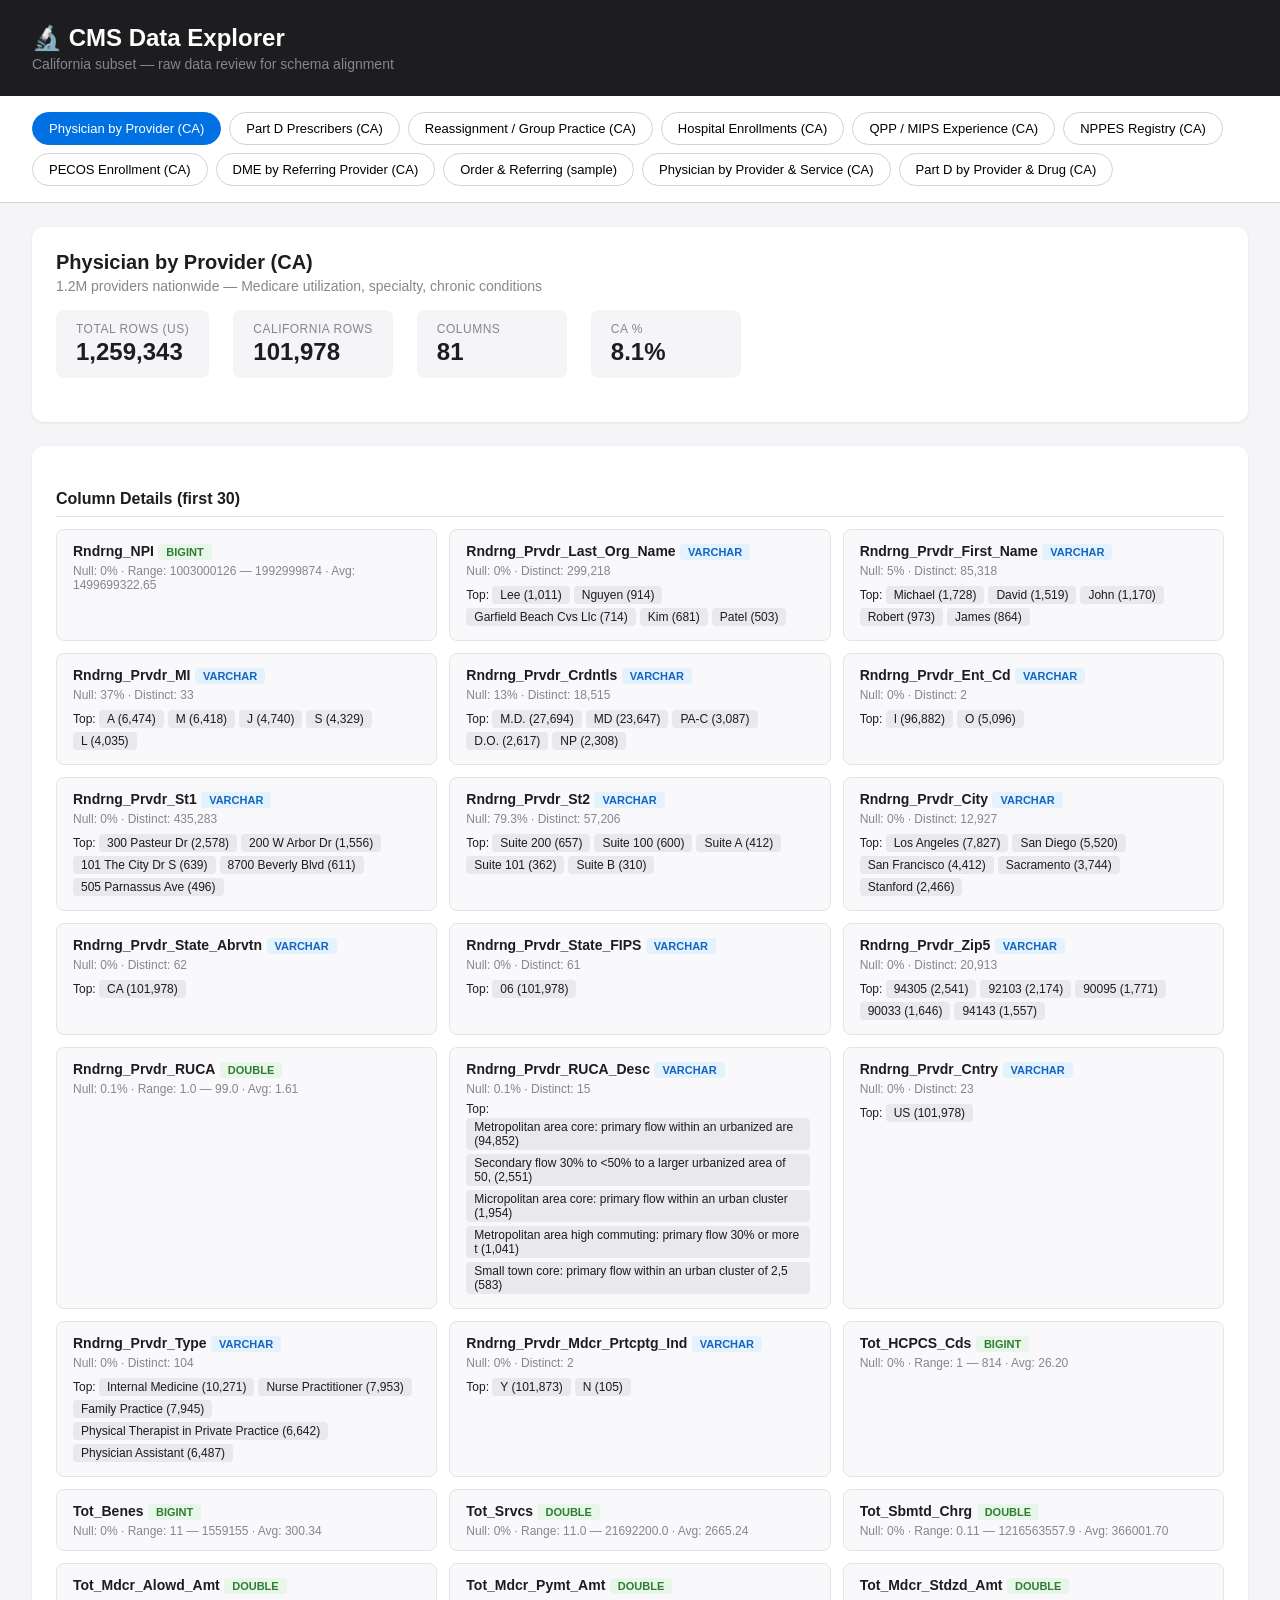
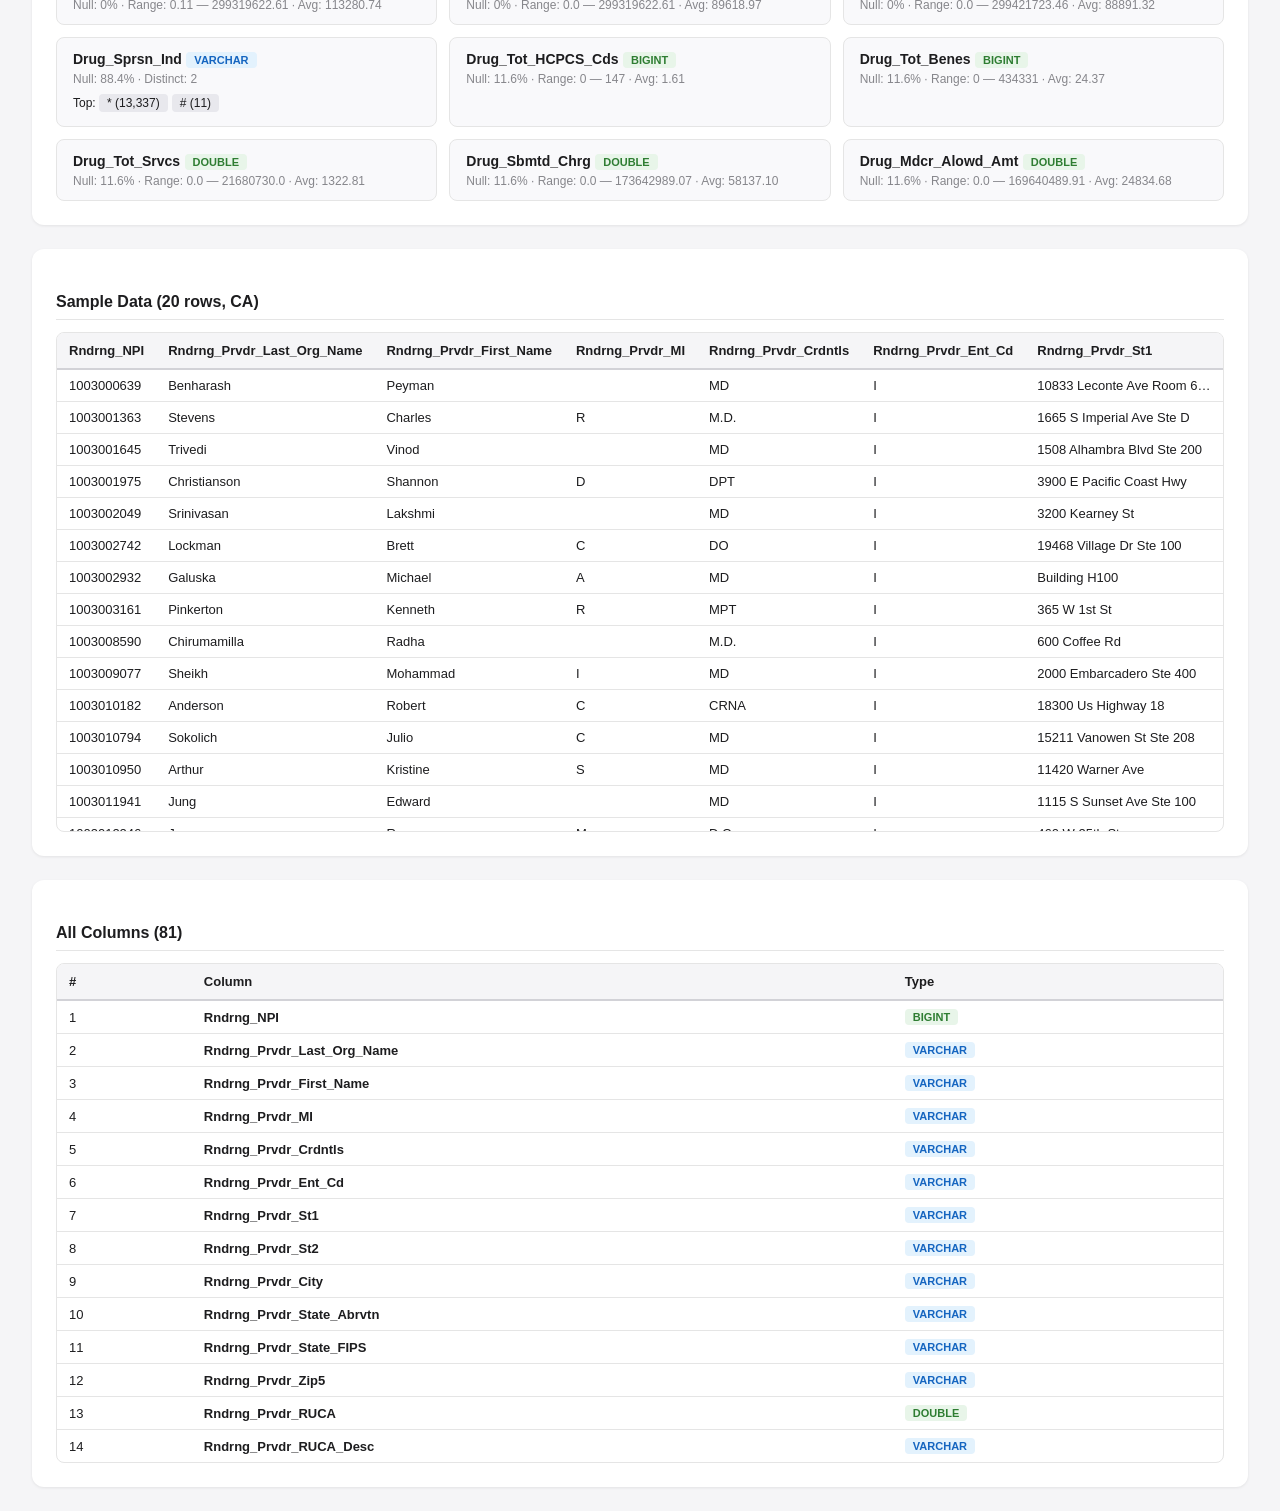
<file: data_explorer.html>
<!DOCTYPE html>
<html lang="en">
<head>
<meta charset="UTF-8">
<meta name="viewport" content="width=device-width, initial-scale=1.0">
<title>CMS Data Explorer - California Subset</title>
<style>
* { box-sizing: border-box; margin: 0; padding: 0; }
body { font-family: -apple-system, BlinkMacSystemFont, 'Segoe UI', sans-serif; background: #f5f5f7; color: #1d1d1f; }
.header { background: #1d1d1f; color: white; padding: 24px 32px; }
.header h1 { font-size: 24px; font-weight: 600; }
.header p { color: #86868b; margin-top: 4px; font-size: 14px; }
.nav { display: flex; flex-wrap: wrap; gap: 8px; padding: 16px 32px; background: white; border-bottom: 1px solid #d2d2d7; position: sticky; top: 0; z-index: 10; }
.nav button { padding: 8px 16px; border: 1px solid #d2d2d7; border-radius: 20px; background: white; cursor: pointer; font-size: 13px; transition: all 0.2s; }
.nav button:hover { background: #f5f5f7; }
.nav button.active { background: #0071e3; color: white; border-color: #0071e3; }
.content { max-width: 1400px; margin: 24px auto; padding: 0 32px; }
.card { background: white; border-radius: 12px; padding: 24px; margin-bottom: 24px; box-shadow: 0 1px 3px rgba(0,0,0,0.08); }
.card h2 { font-size: 20px; margin-bottom: 4px; }
.card .desc { color: #86868b; font-size: 14px; margin-bottom: 16px; }
.stats-row { display: flex; gap: 24px; margin-bottom: 20px; flex-wrap: wrap; }
.stat { background: #f5f5f7; padding: 12px 20px; border-radius: 8px; min-width: 150px; }
.stat .label { font-size: 12px; color: #86868b; text-transform: uppercase; letter-spacing: 0.5px; }
.stat .value { font-size: 24px; font-weight: 600; margin-top: 2px; }
.section-title { font-size: 16px; font-weight: 600; margin: 20px 0 12px; padding-bottom: 8px; border-bottom: 1px solid #e5e5e5; }
table { width: 100%; border-collapse: collapse; font-size: 13px; }
th { background: #f5f5f7; text-align: left; padding: 10px 12px; font-weight: 600; border-bottom: 2px solid #d2d2d7; position: sticky; top: 0; }
td { padding: 8px 12px; border-bottom: 1px solid #e5e5e5; max-width: 200px; overflow: hidden; text-overflow: ellipsis; white-space: nowrap; }
tr:hover td { background: #f5f5f7; }
.col-stat-grid { display: grid; grid-template-columns: repeat(auto-fill, minmax(320px, 1fr)); gap: 12px; }
.col-card { background: #f9f9fb; border: 1px solid #e5e5e5; border-radius: 8px; padding: 12px 16px; }
.col-card .col-name { font-weight: 600; font-size: 14px; }
.col-card .col-type { color: #0071e3; font-size: 12px; font-family: monospace; }
.col-card .col-meta { font-size: 12px; color: #86868b; margin-top: 4px; }
.col-card .top-vals { font-size: 12px; margin-top: 6px; }
.col-card .top-vals span { display: inline-block; background: #e8e8ed; padding: 2px 8px; border-radius: 4px; margin: 2px 4px 2px 0; }
.table-scroll { overflow-x: auto; max-height: 500px; overflow-y: auto; border: 1px solid #e5e5e5; border-radius: 8px; }
.hidden { display: none; }
.error { color: #ff3b30; padding: 12px; background: #fff5f5; border-radius: 8px; }
.badge { display: inline-block; padding: 2px 8px; border-radius: 4px; font-size: 11px; font-weight: 600; }
.badge-num { background: #e8f5e9; color: #2e7d32; }
.badge-str { background: #e3f2fd; color: #1565c0; }
.badge-date { background: #fff3e0; color: #e65100; }
</style>
</head>
<body>
<div class="header">
  <h1>🔬 CMS Data Explorer</h1>
  <p>California subset — raw data review for schema alignment</p>
</div>
<div class="nav" id="nav"></div>
<div class="content" id="content"></div>

<script>
const DATA = {"raw_physician_by_provider": {"label": "Physician by Provider (CA)", "desc": "1.2M providers nationwide \u2014 Medicare utilization, specialty, chronic conditions", "total_rows": 1259343, "ca_rows": 101978, "columns": [{"name": "Rndrng_NPI", "type": "BIGINT"}, {"name": "Rndrng_Prvdr_Last_Org_Name", "type": "VARCHAR"}, {"name": "Rndrng_Prvdr_First_Name", "type": "VARCHAR"}, {"name": "Rndrng_Prvdr_MI", "type": "VARCHAR"}, {"name": "Rndrng_Prvdr_Crdntls", "type": "VARCHAR"}, {"name": "Rndrng_Prvdr_Ent_Cd", "type": "VARCHAR"}, {"name": "Rndrng_Prvdr_St1", "type": "VARCHAR"}, {"name": "Rndrng_Prvdr_St2", "type": "VARCHAR"}, {"name": "Rndrng_Prvdr_City", "type": "VARCHAR"}, {"name": "Rndrng_Prvdr_State_Abrvtn", "type": "VARCHAR"}, {"name": "Rndrng_Prvdr_State_FIPS", "type": "VARCHAR"}, {"name": "Rndrng_Prvdr_Zip5", "type": "VARCHAR"}, {"name": "Rndrng_Prvdr_RUCA", "type": "DOUBLE"}, {"name": "Rndrng_Prvdr_RUCA_Desc", "type": "VARCHAR"}, {"name": "Rndrng_Prvdr_Cntry", "type": "VARCHAR"}, {"name": "Rndrng_Prvdr_Type", "type": "VARCHAR"}, {"name": "Rndrng_Prvdr_Mdcr_Prtcptg_Ind", "type": "VARCHAR"}, {"name": "Tot_HCPCS_Cds", "type": "BIGINT"}, {"name": "Tot_Benes", "type": "BIGINT"}, {"name": "Tot_Srvcs", "type": "DOUBLE"}, {"name": "Tot_Sbmtd_Chrg", "type": "DOUBLE"}, {"name": "Tot_Mdcr_Alowd_Amt", "type": "DOUBLE"}, {"name": "Tot_Mdcr_Pymt_Amt", "type": "DOUBLE"}, {"name": "Tot_Mdcr_Stdzd_Amt", "type": "DOUBLE"}, {"name": "Drug_Sprsn_Ind", "type": "VARCHAR"}, {"name": "Drug_Tot_HCPCS_Cds", "type": "BIGINT"}, {"name": "Drug_Tot_Benes", "type": "BIGINT"}, {"name": "Drug_Tot_Srvcs", "type": "DOUBLE"}, {"name": "Drug_Sbmtd_Chrg", "type": "DOUBLE"}, {"name": "Drug_Mdcr_Alowd_Amt", "type": "DOUBLE"}, {"name": "Drug_Mdcr_Pymt_Amt", "type": "DOUBLE"}, {"name": "Drug_Mdcr_Stdzd_Amt", "type": "DOUBLE"}, {"name": "Med_Sprsn_Ind", "type": "VARCHAR"}, {"name": "Med_Tot_HCPCS_Cds", "type": "BIGINT"}, {"name": "Med_Tot_Benes", "type": "BIGINT"}, {"name": "Med_Tot_Srvcs", "type": "DOUBLE"}, {"name": "Med_Sbmtd_Chrg", "type": "DOUBLE"}, {"name": "Med_Mdcr_Alowd_Amt", "type": "DOUBLE"}, {"name": "Med_Mdcr_Pymt_Amt", "type": "DOUBLE"}, {"name": "Med_Mdcr_Stdzd_Amt", "type": "DOUBLE"}, {"name": "Bene_Avg_Age", "type": "BIGINT"}, {"name": "Bene_Age_LT_65_Cnt", "type": "BIGINT"}, {"name": "Bene_Age_65_74_Cnt", "type": "BIGINT"}, {"name": "Bene_Age_75_84_Cnt", "type": "BIGINT"}, {"name": "Bene_Age_GT_84_Cnt", "type": "BIGINT"}, {"name": "Bene_Feml_Cnt", "type": "BIGINT"}, {"name": "Bene_Male_Cnt", "type": "BIGINT"}, {"name": "Bene_Race_Wht_Cnt", "type": "BIGINT"}, {"name": "Bene_Race_Black_Cnt", "type": "BIGINT"}, {"name": "Bene_Race_API_Cnt", "type": "BIGINT"}, {"name": "Bene_Race_Hspnc_Cnt", "type": "BIGINT"}, {"name": "Bene_Race_NatInd_Cnt", "type": "BIGINT"}, {"name": "Bene_Race_Othr_Cnt", "type": "BIGINT"}, {"name": "Bene_Dual_Cnt", "type": "BIGINT"}, {"name": "Bene_Ndual_Cnt", "type": "BIGINT"}, {"name": "Bene_CC_BH_ADHD_OthCD_V1_Pct", "type": "BIGINT"}, {"name": "Bene_CC_BH_Alcohol_Drug_V1_Pct", "type": "BIGINT"}, {"name": "Bene_CC_BH_Tobacco_V1_Pct", "type": "BIGINT"}, {"name": "Bene_CC_BH_Alz_NonAlzdem_V2_Pct", "type": "BIGINT"}, {"name": "Bene_CC_BH_Anxiety_V1_Pct", "type": "BIGINT"}, {"name": "Bene_CC_BH_Bipolar_V1_Pct", "type": "BIGINT"}, {"name": "Bene_CC_BH_Mood_V2_Pct", "type": "BIGINT"}, {"name": "Bene_CC_BH_Depress_V1_Pct", "type": "BIGINT"}, {"name": "Bene_CC_BH_PD_V1_Pct", "type": "BIGINT"}, {"name": "Bene_CC_BH_PTSD_V1_Pct", "type": "BIGINT"}, {"name": "Bene_CC_BH_Schizo_OthPsy_V1_Pct", "type": "BIGINT"}, {"name": "Bene_CC_PH_Asthma_V2_Pct", "type": "BIGINT"}, {"name": "Bene_CC_PH_Afib_V2_Pct", "type": "BIGINT"}, {"name": "Bene_CC_PH_Cancer6_V2_Pct", "type": "BIGINT"}, {"name": "Bene_CC_PH_CKD_V2_Pct", "type": "BIGINT"}, {"name": "Bene_CC_PH_COPD_V2_Pct", "type": "BIGINT"}, {"name": "Bene_CC_PH_Diabetes_V2_Pct", "type": "BIGINT"}, {"name": "Bene_CC_PH_HF_NonIHD_V2_Pct", "type": "BIGINT"}, {"name": "Bene_CC_PH_Hyperlipidemia_V2_Pct", "type": "BIGINT"}, {"name": "Bene_CC_PH_Hypertension_V2_Pct", "type": "BIGINT"}, {"name": "Bene_CC_PH_IschemicHeart_V2_Pct", "type": "BIGINT"}, {"name": "Bene_CC_PH_Osteoporosis_V2_Pct", "type": "BIGINT"}, {"name": "Bene_CC_PH_Parkinson_V2_Pct", "type": "BIGINT"}, {"name": "Bene_CC_PH_Arthritis_V2_Pct", "type": "BIGINT"}, {"name": "Bene_CC_PH_Stroke_TIA_V2_Pct", "type": "BIGINT"}, {"name": "Bene_Avg_Risk_Scre", "type": "DOUBLE"}], "col_stats": [{"name": "Rndrng_NPI", "type": "BIGINT", "null_pct": 0.0, "min": "1003000126", "max": "1992999874", "avg": "1499699322.65"}, {"name": "Rndrng_Prvdr_Last_Org_Name", "type": "VARCHAR", "null_pct": 0.0, "distinct": 299218, "top_values": [["Lee", 1011], ["Nguyen", 914], ["Garfield Beach Cvs Llc", 714], ["Kim", 681], ["Patel", 503]]}, {"name": "Rndrng_Prvdr_First_Name", "type": "VARCHAR", "null_pct": 5.0, "distinct": 85318, "top_values": [["Michael", 1728], ["David", 1519], ["John", 1170], ["Robert", 973], ["James", 864]]}, {"name": "Rndrng_Prvdr_MI", "type": "VARCHAR", "null_pct": 37.0, "distinct": 33, "top_values": [["A", 6474], ["M", 6418], ["J", 4740], ["S", 4329], ["L", 4035]]}, {"name": "Rndrng_Prvdr_Crdntls", "type": "VARCHAR", "null_pct": 13.0, "distinct": 18515, "top_values": [["M.D.", 27694], ["MD", 23647], ["PA-C", 3087], ["D.O.", 2617], ["NP", 2308]]}, {"name": "Rndrng_Prvdr_Ent_Cd", "type": "VARCHAR", "null_pct": 0.0, "distinct": 2, "top_values": [["I", 96882], ["O", 5096]]}, {"name": "Rndrng_Prvdr_St1", "type": "VARCHAR", "null_pct": 0.0, "distinct": 435283, "top_values": [["300 Pasteur Dr", 2578], ["200 W Arbor Dr", 1556], ["101 The City Dr S", 639], ["8700 Beverly Blvd", 611], ["505 Parnassus Ave", 496]]}, {"name": "Rndrng_Prvdr_St2", "type": "VARCHAR", "null_pct": 79.3, "distinct": 57206, "top_values": [["Suite 200", 657], ["Suite 100", 600], ["Suite A", 412], ["Suite 101", 362], ["Suite B", 310]]}, {"name": "Rndrng_Prvdr_City", "type": "VARCHAR", "null_pct": 0.0, "distinct": 12927, "top_values": [["Los Angeles", 7827], ["San Diego", 5520], ["San Francisco", 4412], ["Sacramento", 3744], ["Stanford", 2466]]}, {"name": "Rndrng_Prvdr_State_Abrvtn", "type": "VARCHAR", "null_pct": 0.0, "distinct": 62, "top_values": [["CA", 101978]]}, {"name": "Rndrng_Prvdr_State_FIPS", "type": "VARCHAR", "null_pct": 0.0, "distinct": 61, "top_values": [["06", 101978]]}, {"name": "Rndrng_Prvdr_Zip5", "type": "VARCHAR", "null_pct": 0.0, "distinct": 20913, "top_values": [["94305", 2541], ["92103", 2174], ["90095", 1771], ["90033", 1646], ["94143", 1557]]}, {"name": "Rndrng_Prvdr_RUCA", "type": "DOUBLE", "null_pct": 0.1, "min": "1.0", "max": "99.0", "avg": "1.61"}, {"name": "Rndrng_Prvdr_RUCA_Desc", "type": "VARCHAR", "null_pct": 0.1, "distinct": 15, "top_values": [["Metropolitan area core: primary flow within an urbanized are", 94852], ["Secondary flow 30% to <50% to a larger urbanized area of 50,", 2551], ["Micropolitan area core: primary flow within an urban cluster", 1954], ["Metropolitan area high commuting: primary flow 30% or more t", 1041], ["Small town core: primary flow within an urban cluster of 2,5", 583]]}, {"name": "Rndrng_Prvdr_Cntry", "type": "VARCHAR", "null_pct": 0.0, "distinct": 23, "top_values": [["US", 101978]]}, {"name": "Rndrng_Prvdr_Type", "type": "VARCHAR", "null_pct": 0.0, "distinct": 104, "top_values": [["Internal Medicine", 10271], ["Nurse Practitioner", 7953], ["Family Practice", 7945], ["Physical Therapist in Private Practice", 6642], ["Physician Assistant", 6487]]}, {"name": "Rndrng_Prvdr_Mdcr_Prtcptg_Ind", "type": "VARCHAR", "null_pct": 0.0, "distinct": 2, "top_values": [["Y", 101873], ["N", 105]]}, {"name": "Tot_HCPCS_Cds", "type": "BIGINT", "null_pct": 0.0, "min": "1", "max": "814", "avg": "26.20"}, {"name": "Tot_Benes", "type": "BIGINT", "null_pct": 0.0, "min": "11", "max": "1559155", "avg": "300.34"}, {"name": "Tot_Srvcs", "type": "DOUBLE", "null_pct": 0.0, "min": "11.0", "max": "21692200.0", "avg": "2665.24"}, {"name": "Tot_Sbmtd_Chrg", "type": "DOUBLE", "null_pct": 0.0, "min": "0.11", "max": "1216563557.9", "avg": "366001.70"}, {"name": "Tot_Mdcr_Alowd_Amt", "type": "DOUBLE", "null_pct": 0.0, "min": "0.11", "max": "299319622.61", "avg": "113280.74"}, {"name": "Tot_Mdcr_Pymt_Amt", "type": "DOUBLE", "null_pct": 0.0, "min": "0.0", "max": "299319622.61", "avg": "89618.97"}, {"name": "Tot_Mdcr_Stdzd_Amt", "type": "DOUBLE", "null_pct": 0.0, "min": "0.0", "max": "299421723.46", "avg": "88891.32"}, {"name": "Drug_Sprsn_Ind", "type": "VARCHAR", "null_pct": 88.4, "distinct": 2, "top_values": [["*", 13337], ["#", 11]]}, {"name": "Drug_Tot_HCPCS_Cds", "type": "BIGINT", "null_pct": 11.6, "min": "0", "max": "147", "avg": "1.61"}, {"name": "Drug_Tot_Benes", "type": "BIGINT", "null_pct": 11.6, "min": "0", "max": "434331", "avg": "24.37"}, {"name": "Drug_Tot_Srvcs", "type": "DOUBLE", "null_pct": 11.6, "min": "0.0", "max": "21680730.0", "avg": "1322.81"}, {"name": "Drug_Sbmtd_Chrg", "type": "DOUBLE", "null_pct": 11.6, "min": "0.0", "max": "173642989.07", "avg": "58137.10"}, {"name": "Drug_Mdcr_Alowd_Amt", "type": "DOUBLE", "null_pct": 11.6, "min": "0.0", "max": "169640489.91", "avg": "24834.68"}], "sample": [["1003000639", "Benharash", "Peyman", "", "MD", "I", "10833 Leconte Ave Room 62-215", "", "Los Angeles", "CA", "06", "90095", "1.0", "Metropolitan area core: primary flow within an urbanized area of 50,000 and greater", "US", "Cardiac Surgery", "Y", "44", "99", "189.0", "773206.0", "117447.63", "93661.84", "85638.5", "", "0", "0", "0.0", "0.0", "0.0", "0.0", "0.0", "", "44", "99", "189.0", "773206.0", "117447.63", "93661.84", "85638.5", "73", "", "43", "37", "", "34", "65", "70", "", "", "", "0", "", "28", "71", "", "", "", "12", "29", "", "33", "31", "0", "", "", "", "57", "18", "44", "23", "39", "65", "75", "75", "75", "15", "", "64", "23", "1.7875"], ["1003001363", "Stevens", "Charles", "R", "M.D.", "I", "1665 S Imperial Ave Ste D", "", "El Centro", "CA", "06", "92243", "1.0", "Metropolitan area core: primary flow within an urbanized area of 50,000 and greater", "US", "Pain Management", "Y", "50", "846", "11763.0", "1665228.3", "614974.62", "462027.86", "470630.12", "", "11", "348", "6448.0", "63639.4", "5788.69", "4403.15", "4436.7", "", "39", "845", "5315.0", "1601588.9", "609185.93", "457624.71", "466193.42", "71", "165", "372", "255", "54", "480", "366", "607", "13", "", "199", "", "14", "260", "586", "1", "75", "19", "6", "35", "4", "35", "34", "2", "3", "1", "10", "16", "11", "29", "25", "37", "19", "75", "75", "27", "20", "2", "75", "9", "1.6271"], ["1003001645", "Trivedi", "Vinod", "", "MD", "I", "1508 Alhambra Blvd Ste 200", "", "Sacramento", "CA", "06", "95816", "1.0", "Metropolitan area core: primary flow within an urbanized area of 50,000 and greater", "US", "Infectious Disease", "Y", "13", "331", "782.0", "304638.0", "108050.93", "83525.41", "81472.77", "", "0", "0", "0.0", "0.0", "0.0", "0.0", "0.0", "", "13", "331", "782.0", "304638.0", "108050.93", "83525.41", "81472.77", "72", "76", "103", "106", "46", "156", "175", "229", "23", "35", "31", "", "", "153", "178", "", "22", "16", "20", "39", "9", "48", "43", "", "4", "6", "18", "33", "22", "51", "36", "53", "44", "75", "75", "39", "15", "", "57", "18", "2.9542"], ["1003001975", "Christianson", "Shannon", "D", "DPT", "I", "3900 E Pacific Coast Hwy", "", "Long Beach", "CA", "06", "90804", "1.0", "Metropolitan area core: primary flow within an urbanized area of 50,000 and greater", "US", "Physical Therapist in Private Practice", "Y", "10", "24", "425.0", "17994.0", "11422.51", "9100.82", "9678.86", "", "0", "0", "0.0", "0.0", "0.0", "0.0", "0.0", "", "10", "24", "425.0", "17994.0", "11422.51", "9100.82", "9678.86", "75", "0", "13", "", "", "12", "12", "", "", "", "", "", "", "", "", "0", "", "", "", "", "", "", "0", "0", "0", "0", "", "", "", "", "", "", "", "75", "75", "", "", "0", "63", "", "0.8642"], ["1003002049", "Srinivasan", "Lakshmi", "", "MD", "I", "3200 Kearney St", "", "Fremont", "CA", "06", "94538", "1.0", "Metropolitan area core: primary flow within an urbanized area of 50,000 and greater", "US", "Endocrinology", "Y", "12", "118", "387.0", "142170.0", "53287.25", "39046.34", "31460.8", "*", "", "", "", "", "", "", "", "#", "", "", "", "", "", "", "", "73", "", "54", "44", "", "84", "34", "41", "", "50", "11", "", "", "22", "96", "", "", "", "", "15", "", "16", "12", "", "", "0", "13", "15", "13", "36", "9", "61", "14", "75", "75", "32", "42", "", "39", "", "1.2269"], ["1003002742", "Lockman", "Brett", "C", "DO", "I", "19468 Village Dr Ste 100", "", "Sonora", "CA", "06", "95370", "4.0", "Micropolitan area core: primary flow within an urban cluster of 10,000 to 49,999", "US", "Physical Medicine and Rehabilitation", "Y", "59", "125", "1867.0", "458484.18", "118367.23", "91167.76", "86963.29", "", "6", "60", "1145.0", "20938.5", "3834.65", "3054.57", "3054.57", "", "53", "125", "722.0", "437545.68", "114532.58", "88113.19", "83908.72", "75", "", "59", "49", "", "82", "43", "", "", "", "", "", "", "15", "110", "", "17", "", "", "20", "", "22", "22", "0", "", "0", "9", "18", "14", "20", "16", "22", "13", "70", "70", "17", "20", "0", "75", "", "1.084"], ["1003002932", "Galuska", "Michael", "A", "MD", "I", "Building H100", "Naval Hospital Camp Pendleton", "Camp Pendleton", "CA", "06", "92055", "1.1", "Secondary flow 30% to <50% to a larger urbanized area of 50,000 and greater", "US", "Emergency Medicine", "Y", "10", "102", "111.0", "30058.0", "14731.21", "10997.73", "10991.35", "", "0", "0", "0.0", "0.0", "0.0", "0.0", "0.0", "", "10", "102", "111.0", "30058.0", "14731.21", "10997.73", "10991.35", "71", "26", "39", "22", "15", "47", "55", "", "", "", "", "", "", "49", "53", "", "", "16", "19", "45", "12", "39", "36", "", "0", "11", "16", "27", "21", "34", "27", "33", "33", "63", "75", "40", "19", "", "52", "11", "2.3158"], ["1003003161", "Pinkerton", "Kenneth", "R", "MPT", "I", "365 W 1st St", "", "Tustin", "CA", "06", "92780", "1.0", "Metropolitan area core: primary flow within an urbanized area of 50,000 and greater", "US", "Physical Therapist in Private Practice", "Y", "11", "178", "13323.0", "755322.0", "384880.81", "301858.26", "275243.49", "", "0", "0", "0.0", "0.0", "0.0", "0.0", "0.0", "", "11", "178", "13323.0", "755322.0", "384880.81", "301858.26", "275243.49", "76", "", "78", "68", "", "109", "69", "147", "", "", "13", "0", "", "15", "163", "0", "", "", "", "17", "", "17", "13", "", "", "", "6", "17", "22", "17", "13", "21", "11", "75", "74", "25", "22", "", "74", "8", "0.9892"], ["1003008590", "Chirumamilla", "Radha", "", "M.D.", "I", "600 Coffee Rd", "", "Modesto", "CA", "06", "95355", "1.0", "Metropolitan area core: primary flow within an urbanized area of 50,000 and greater", "US", "Internal Medicine", "Y", "6", "425", "1020.0", "388407.0", "125066.33", "99481.0", "95938.11", "", "0", "0", "0.0", "0.0", "0.0", "0.0", "0.0", "", "6", "425", "1020.0", "388407.0", "125066.33", "99481.0", "95938.11", "74", "60", "152", "139", "74", "224", "201", "284", "16", "13", "101", "", "", "205", "220", "", "21", "20", "23", "39", "7", "36", "34", "", "", "8", "17", "43", "19", "55", "38", "55", "50", "75", "75", "48", "14", "4", "49", "17", "2.9832"], ["1003009077", "Sheikh", "Mohammad", "I", "MD", "I", "2000 Embarcadero Ste 400", "", "Oakland", "CA", "06", "94606", "1.0", "Metropolitan area core: primary flow within an urbanized area of 50,000 and greater", "US", "Psychiatry", "Y", "5", "40", "54.0", "21900.21", "5678.77", "4360.09", "3943.89", "", "0", "0", "0.0", "0.0", "0.0", "0.0", "0.0", "", "5", "40", "54.0", "21900.21", "5678.77", "4360.09", "3943.89", "48", "29", "", "", "0", "16", "24", "14", "14", "", "", "", "", "40", "0", "65", "70", "75", "", "75", "53", "75", "43", "", "", "75", "30", "0", "", "", "", "35", "", "40", "63", "", "0", "0", "", "", "1.3245"], ["1003010182", "Anderson", "Robert", "C", "CRNA", "I", "18300 Us Highway 18", "", "Apple Valley", "CA", "06", "92307", "1.0", "Metropolitan area core: primary flow within an urbanized area of 50,000 and greater", "US", "Certified Registered Nurse Anesthetist (CRNA)", "Y", "29", "86", "111.0", "116201.54", "22654.47", "18056.94", "18185.92", "", "0", "0", "0.0", "0.0", "0.0", "0.0", "0.0", "", "29", "86", "111.0", "116201.54", "22654.47", "18056.94", "18185.92", "73", "", "44", "25", "", "47", "39", "", "", "", "", "", "", "13", "73", "0", "", "16", "", "14", "", "20", "16", "", "", "", "", "20", "", "", "", "30", "", "65", "72", "16", "", "0", "48", "", "0.8828"], ["1003010794", "Sokolich", "Julio", "C", "MD", "I", "15211 Vanowen St Ste 208", "", "Van Nuys", "CA", "06", "91405", "1.0", "Metropolitan area core: primary flow within an urbanized area of 50,000 and greater", "US", "General Surgery", "Y", "3", "12", "12.0", "11000.0", "3287.82", "2619.54", "2475.56", "", "0", "0", "0.0", "0.0", "0.0", "0.0", "0.0", "", "3", "12", "12.0", "11000.0", "3287.82", "2619.54", "2475.56", "73", "", "", "", "", "", "", "", "", "", "", "0", "", "", "", "0", "", "", "", "", "0", "", "", "0", "0", "0", "", "", "", "", "", "", "", "75", "75", "", "", "0", "", "", "3.4397"], ["1003010950", "Arthur", "Kristine", "S", "MD", "I", "11420 Warner Ave", "", "Fountain Valley", "CA", "06", "92708", "1.0", "Metropolitan area core: primary flow within an urbanized area of 50,000 and greater", "US", "Internal Medicine", "Y", "31", "144", "516.0", "77180.0", "32442.41", "22779.08", "25609.31", "", "4", "26", "34.0", "11421.0", "5021.58", "5019.71", "5019.71", "", "27", "144", "482.0", "65759.0", "27420.83", "17759.37", "20589.6", "74", "", "78", "41", "", "105", "39", "114", "", "18", "", "0", "", "", "", "", "", "", "", "22", "", "22", "19", "", "", "", "", "13", "17", "17", "8", "21", "8", "75", "61", "15", "16", "", "40", "", "0.9132"], ["1003011941", "Jung", "Edward", "", "MD", "I", "1115 S Sunset Ave Ste 100", "", "West Covina", "CA", "06", "91790", "1.0", "Metropolitan area core: primary flow within an urbanized area of 50,000 and greater", "US", "Radiation Oncology", "Y", "42", "115", "2055.0", "1870416.9", "418621.16", "332495.75", "353141.06", "", "0", "0", "0.0", "0.0", "0.0", "0.0", "0.0", "", "42", "115", "2055.0", "1870416.9", "418621.16", "332495.75", "353141.06", "74", "", "61", "36", "", "53", "62", "84", "", "", "17", "0", "", "18", "97", "", "10", "17", "", "22", "", "14", "15", "0", "", "", "10", "21", "64", "23", "28", "33", "17", "65", "70", "30", "", "", "45", "", "1.5515"], ["1003012246", "Jones", "Ryan", "M", "D.C.", "I", "460 W 25th St", "", "Merced", "CA", "06", "95340", "1.0", "Metropolitan area core: primary flow within an urbanized area of 50,000 and greater", "US", "Chiropractic", "Y", "3", "107", "1279.0", "61825.0", "52313.65", "37352.18", "35989.97", "", "0", "0", "0.0", "0.0", "0.0", "0.0", "0.0", "", "3", "107", "1279.0", "61825.0", "52313.65", "37352.18", "35989.97", "73", "", "53", "40", "", "55", "52", "90", "", "", "", "", "", "11", "96", "", "", "", "", "13", "", "12", "", "", "", "", "", "14", "", "12", "10", "24", "11", "60", "64", "23", "", "0", "38", "", "0.6874"], ["1003012444", "Picel", "Andrew", "C", "M.D", "I", "300 Pasteur Dr", "", "Stanford", "CA", "06", "94305", "1.0", "Metropolitan area core: primary flow within an urbanized area of 50,000 and greater", "US", "Diagnostic Radiology", "Y", "110", "233", "995.0", "2408464.0", "121352.45", "95698.25", "85461.57", "", "0", "0", "0.0", "0.0", "0.0", "0.0", "0.0", "", "110", "233", "995.0", "2408464.0", "121352.45", "95698.25", "85461.57", "72", "27", "113", "71", "22", "92", "141", "135", "", "37", "45", "", "", "67", "166", "0", "13", "7", "13", "24", "", "26", "23", "", "", "", "17", "24", "34", "37", "16", "41", "20", "72", "75", "33", "15", "", "33", "10", "2.513"], ["1003012733", "Gannon", "Lauren", "C", "MD", "I", "2675 Pleasant Hill Rd", "", "Pleasant Hill", "CA", "06", "94523", "1.0", "Metropolitan area core: primary flow within an urbanized area of 50,000 and greater", "US", "Internal Medicine", "Y", "37", "225", "754.0", "184575.75", "73169.56", "56892.47", "62616.67", "", "7", "63", "78.0", "15422.75", "9541.2", "9539.36", "9539.36", "", "30", "225", "676.0", "169153.0", "63628.36", "47353.11", "53077.31", "74", "", "119", "78", "", "178", "47", "191", "", "", "11", "0", "11", "19", "206", "0", "", "", "", "20", "", "18", "16", "", "", "", "13", "12", "19", "15", "12", "19", "9", "75", "58", "13", "24", "", "44", "6", "0.926"], ["1003012931", "Lopez", "Niceto", "", "MD", "I", "801 Ygnacio Valley Rd", "Suite 250", "Walnut Creek", "CA", "06", "94596", "1.0", "Metropolitan area core: primary flow within an urbanized area of 50,000 and greater", "US", "Internal Medicine", "Y", "16", "317", "3413.0", "1800950.0", "404794.32", "316330.73", "292479.99", "", "0", "0", "0.0", "0.0", "0.0", "0.0", "0.0", "", "16", "317", "3413.0", "1800950.0", "404794.32", "316330.73", "292479.99", "78", "24", "93", "97", "103", "173", "144", "160", "96", "", "35", "", "", "221", "96", "3", "19", "18", "52", "52", "15", "72", "65", "", "5", "34", "17", "32", "17", "44", "33", "53", "47", "75", "75", "47", "24", "7", "64", "33", "3.0587"], ["1003013269", "Chelson", "Jillian", "M", "PA-C", "I", "2018 Mission St", "", "Santa Cruz", "CA", "06", "95060", "1.0", "Metropolitan area core: primary flow within an urbanized area of 50,000 and greater", "US", "Physician Assistant", "Y", "42", "174", "529.0", "182263.48", "48479.06", "34872.96", "31850.47", "", "6", "20", "31.0", "4830.46", "1702.86", "1694.92", "1694.92", "", "36", "174", "498.0", "177433.02", "46776.2", "33178.04", "30155.55", "72", "20", "87", "53", "14", "122", "52", "154", "", "", "", "", "", "31", "143", "", "9", "8", "", "25", "", "25", "20", "", "", "", "11", "10", "16", "10", "8", "14", "7", "60", "55", "11", "16", "", "49", "", "0.82"], ["1003013335", "Sarti", "Juan", "F", "M.D.", "I", "2545 West Hammer Lane", "", "Stockton", "CA", "06", "95209", "1.0", "Metropolitan area core: primary flow within an urbanized area of 50,000 and greater", "US", "Anesthesiology", "Y", "110", "436", "3687.0", "1371369.0", "246665.3", "190358.79", "174172.23", "", "4", "99", "1832.0", "29058.0", "11724.15", "9296.54", "9296.55", "", "106", "436", "1855.0", "1342311.0", "234941.15", "181062.25", "164875.68", "73", "67", "164", "167", "38", "273", "163", "326", "11", "", "81", "", "", "128", "308", "", "11", "12", "7", "32", "5", "30", "28", "", "3", "3", "16", "21", "11", "31", "19", "37", "18", "75", "75", "28", "17", "3", "75", "9", "1.4106"]], "col_names": ["Rndrng_NPI", "Rndrng_Prvdr_Last_Org_Name", "Rndrng_Prvdr_First_Name", "Rndrng_Prvdr_MI", "Rndrng_Prvdr_Crdntls", "Rndrng_Prvdr_Ent_Cd", "Rndrng_Prvdr_St1", "Rndrng_Prvdr_St2", "Rndrng_Prvdr_City", "Rndrng_Prvdr_State_Abrvtn", "Rndrng_Prvdr_State_FIPS", "Rndrng_Prvdr_Zip5", "Rndrng_Prvdr_RUCA", "Rndrng_Prvdr_RUCA_Desc", "Rndrng_Prvdr_Cntry", "Rndrng_Prvdr_Type", "Rndrng_Prvdr_Mdcr_Prtcptg_Ind", "Tot_HCPCS_Cds", "Tot_Benes", "Tot_Srvcs", "Tot_Sbmtd_Chrg", "Tot_Mdcr_Alowd_Amt", "Tot_Mdcr_Pymt_Amt", "Tot_Mdcr_Stdzd_Amt", "Drug_Sprsn_Ind", "Drug_Tot_HCPCS_Cds", "Drug_Tot_Benes", "Drug_Tot_Srvcs", "Drug_Sbmtd_Chrg", "Drug_Mdcr_Alowd_Amt", "Drug_Mdcr_Pymt_Amt", "Drug_Mdcr_Stdzd_Amt", "Med_Sprsn_Ind", "Med_Tot_HCPCS_Cds", "Med_Tot_Benes", "Med_Tot_Srvcs", "Med_Sbmtd_Chrg", "Med_Mdcr_Alowd_Amt", "Med_Mdcr_Pymt_Amt", "Med_Mdcr_Stdzd_Amt", "Bene_Avg_Age", "Bene_Age_LT_65_Cnt", "Bene_Age_65_74_Cnt", "Bene_Age_75_84_Cnt", "Bene_Age_GT_84_Cnt", "Bene_Feml_Cnt", "Bene_Male_Cnt", "Bene_Race_Wht_Cnt", "Bene_Race_Black_Cnt", "Bene_Race_API_Cnt", "Bene_Race_Hspnc_Cnt", "Bene_Race_NatInd_Cnt", "Bene_Race_Othr_Cnt", "Bene_Dual_Cnt", "Bene_Ndual_Cnt", "Bene_CC_BH_ADHD_OthCD_V1_Pct", "Bene_CC_BH_Alcohol_Drug_V1_Pct", "Bene_CC_BH_Tobacco_V1_Pct", "Bene_CC_BH_Alz_NonAlzdem_V2_Pct", "Bene_CC_BH_Anxiety_V1_Pct", "Bene_CC_BH_Bipolar_V1_Pct", "Bene_CC_BH_Mood_V2_Pct", "Bene_CC_BH_Depress_V1_Pct", "Bene_CC_BH_PD_V1_Pct", "Bene_CC_BH_PTSD_V1_Pct", "Bene_CC_BH_Schizo_OthPsy_V1_Pct", "Bene_CC_PH_Asthma_V2_Pct", "Bene_CC_PH_Afib_V2_Pct", "Bene_CC_PH_Cancer6_V2_Pct", "Bene_CC_PH_CKD_V2_Pct", "Bene_CC_PH_COPD_V2_Pct", "Bene_CC_PH_Diabetes_V2_Pct", "Bene_CC_PH_HF_NonIHD_V2_Pct", "Bene_CC_PH_Hyperlipidemia_V2_Pct", "Bene_CC_PH_Hypertension_V2_Pct", "Bene_CC_PH_IschemicHeart_V2_Pct", "Bene_CC_PH_Osteoporosis_V2_Pct", "Bene_CC_PH_Parkinson_V2_Pct", "Bene_CC_PH_Arthritis_V2_Pct", "Bene_CC_PH_Stroke_TIA_V2_Pct", "Bene_Avg_Risk_Scre"]}, "raw_part_d_by_provider": {"label": "Part D Prescribers (CA)", "desc": "Prescribing volume, drug costs, brand vs generic, opioid rates", "total_rows": 1380665, "ca_rows": 139057, "columns": [{"name": "PRSCRBR_NPI", "type": "BIGINT"}, {"name": "Prscrbr_Last_Org_Name", "type": "VARCHAR"}, {"name": "Prscrbr_First_Name", "type": "VARCHAR"}, {"name": "Prscrbr_MI", "type": "VARCHAR"}, {"name": "Prscrbr_Crdntls", "type": "VARCHAR"}, {"name": "Prscrbr_Ent_Cd", "type": "VARCHAR"}, {"name": "Prscrbr_St1", "type": "VARCHAR"}, {"name": "Prscrbr_St2", "type": "VARCHAR"}, {"name": "Prscrbr_City", "type": "VARCHAR"}, {"name": "Prscrbr_State_Abrvtn", "type": "VARCHAR"}, {"name": "Prscrbr_State_FIPS", "type": "VARCHAR"}, {"name": "Prscrbr_zip5", "type": "VARCHAR"}, {"name": "Prscrbr_RUCA", "type": "DOUBLE"}, {"name": "Prscrbr_RUCA_Desc", "type": "VARCHAR"}, {"name": "Prscrbr_Cntry", "type": "VARCHAR"}, {"name": "Prscrbr_Type", "type": "VARCHAR"}, {"name": "Prscrbr_Type_src", "type": "VARCHAR"}, {"name": "Tot_Clms", "type": "BIGINT"}, {"name": "Tot_30day_Fills", "type": "DOUBLE"}, {"name": "Tot_Drug_Cst", "type": "DOUBLE"}, {"name": "Tot_Day_Suply", "type": "BIGINT"}, {"name": "Tot_Benes", "type": "BIGINT"}, {"name": "GE65_Sprsn_Flag", "type": "VARCHAR"}, {"name": "GE65_Tot_Clms", "type": "BIGINT"}, {"name": "GE65_Tot_30day_Fills", "type": "DOUBLE"}, {"name": "GE65_Tot_Drug_Cst", "type": "DOUBLE"}, {"name": "GE65_Tot_Day_Suply", "type": "BIGINT"}, {"name": "GE65_Bene_Sprsn_Flag", "type": "VARCHAR"}, {"name": "GE65_Tot_Benes", "type": "BIGINT"}, {"name": "Brnd_Sprsn_Flag", "type": "VARCHAR"}, {"name": "Brnd_Tot_Clms", "type": "BIGINT"}, {"name": "Brnd_Tot_Drug_Cst", "type": "DOUBLE"}, {"name": "Gnrc_Sprsn_Flag", "type": "VARCHAR"}, {"name": "Gnrc_Tot_Clms", "type": "BIGINT"}, {"name": "Gnrc_Tot_Drug_Cst", "type": "DOUBLE"}, {"name": "Othr_Sprsn_Flag", "type": "VARCHAR"}, {"name": "Othr_Tot_Clms", "type": "BIGINT"}, {"name": "Othr_Tot_Drug_Cst", "type": "DOUBLE"}, {"name": "MAPD_Sprsn_Flag", "type": "VARCHAR"}, {"name": "MAPD_Tot_Clms", "type": "BIGINT"}, {"name": "MAPD_Tot_Drug_Cst", "type": "DOUBLE"}, {"name": "PDP_Sprsn_Flag", "type": "VARCHAR"}, {"name": "PDP_Tot_Clms", "type": "BIGINT"}, {"name": "PDP_Tot_Drug_Cst", "type": "DOUBLE"}, {"name": "LIS_Sprsn_Flag", "type": "VARCHAR"}, {"name": "LIS_Tot_Clms", "type": "BIGINT"}, {"name": "LIS_Drug_Cst", "type": "DOUBLE"}, {"name": "NonLIS_Sprsn_Flag", "type": "VARCHAR"}, {"name": "NonLIS_Tot_Clms", "type": "BIGINT"}, {"name": "NonLIS_Drug_Cst", "type": "DOUBLE"}, {"name": "Opioid_Tot_Clms", "type": "BIGINT"}, {"name": "Opioid_Tot_Drug_Cst", "type": "DOUBLE"}, {"name": "Opioid_Tot_Suply", "type": "BIGINT"}, {"name": "Opioid_Tot_Benes", "type": "BIGINT"}, {"name": "Opioid_Prscrbr_Rate", "type": "DOUBLE"}, {"name": "Opioid_LA_Tot_Clms", "type": "BIGINT"}, {"name": "Opioid_LA_Tot_Drug_Cst", "type": "DOUBLE"}, {"name": "Opioid_LA_Tot_Suply", "type": "BIGINT"}, {"name": "Opioid_LA_Tot_Benes", "type": "BIGINT"}, {"name": "Opioid_LA_Prscrbr_Rate", "type": "DOUBLE"}, {"name": "Antbtc_Tot_Clms", "type": "BIGINT"}, {"name": "Antbtc_Tot_Drug_Cst", "type": "DOUBLE"}, {"name": "Antbtc_Tot_Benes", "type": "BIGINT"}, {"name": "Antpsyct_GE65_Sprsn_Flag", "type": "VARCHAR"}, {"name": "Antpsyct_GE65_Tot_Clms", "type": "BIGINT"}, {"name": "Antpsyct_GE65_Tot_Drug_Cst", "type": "DOUBLE"}, {"name": "Antpsyct_GE65_Bene_Suprsn_Flag", "type": "VARCHAR"}, {"name": "Antpsyct_GE65_Tot_Benes", "type": "BIGINT"}, {"name": "Bene_Avg_Age", "type": "DOUBLE"}, {"name": "Bene_Age_LT_65_Cnt", "type": "BIGINT"}, {"name": "Bene_Age_65_74_Cnt", "type": "BIGINT"}, {"name": "Bene_Age_75_84_Cnt", "type": "BIGINT"}, {"name": "Bene_Age_GT_84_Cnt", "type": "BIGINT"}, {"name": "Bene_Feml_Cnt", "type": "BIGINT"}, {"name": "Bene_Male_Cnt", "type": "BIGINT"}, {"name": "Bene_Race_Wht_Cnt", "type": "BIGINT"}, {"name": "Bene_Race_Black_Cnt", "type": "BIGINT"}, {"name": "Bene_Race_Api_Cnt", "type": "BIGINT"}, {"name": "Bene_Race_Hspnc_Cnt", "type": "BIGINT"}, {"name": "Bene_Race_Natind_Cnt", "type": "BIGINT"}, {"name": "Bene_Race_Othr_Cnt", "type": "BIGINT"}, {"name": "Bene_Dual_Cnt", "type": "BIGINT"}, {"name": "Bene_Ndual_Cnt", "type": "BIGINT"}, {"name": "Bene_Avg_Risk_Scre", "type": "DOUBLE"}], "col_stats": [{"name": "PRSCRBR_NPI", "type": "BIGINT", "null_pct": 0.0, "min": "1003000126", "max": "1992999874", "avg": "1499563101.47"}, {"name": "Prscrbr_Last_Org_Name", "type": "VARCHAR", "null_pct": 0.0, "distinct": 303289, "top_values": [["Nguyen", 1882], ["Lee", 1632], ["Kim", 1241], ["Tran", 874], ["Patel", 820]]}, {"name": "Prscrbr_First_Name", "type": "VARCHAR", "null_pct": 0.0, "distinct": 105080, "top_values": [["Michael", 2183], ["David", 1953], ["John", 1533], ["Robert", 1325], ["James", 1131]]}, {"name": "Prscrbr_MI", "type": "VARCHAR", "null_pct": 35.1, "distinct": 34, "top_values": [["A", 8794], ["M", 8681], ["S", 6202], ["J", 6190], ["L", 5529]]}, {"name": "Prscrbr_Crdntls", "type": "VARCHAR", "null_pct": 9.8, "distinct": 18111, "top_values": [["MD", 32626], ["M.D.", 31712], ["DDS", 7832], ["PA-C", 5180], ["NP", 4414]]}, {"name": "Prscrbr_Ent_Cd", "type": "VARCHAR", "null_pct": 0.0, "distinct": 2, "top_values": [["I", 139057]]}, {"name": "Prscrbr_St1", "type": "VARCHAR", "null_pct": 0.0, "distinct": 477737, "top_values": [["300 Pasteur Dr", 2243], ["200 W Arbor Dr", 1342], ["101 The City Dr S", 609], ["9961 Sierra Ave", 485], ["8700 Beverly Blvd", 480]]}, {"name": "Prscrbr_St2", "type": "VARCHAR", "null_pct": 79.7, "distinct": 64560, "top_values": [["Suite 200", 733], ["Suite A", 668], ["Suite 100", 647], ["Suite 101", 477], ["Suite B", 449]]}, {"name": "Prscrbr_City", "type": "VARCHAR", "null_pct": 0.0, "distinct": 13015, "top_values": [["Los Angeles", 11227], ["San Diego", 6505], ["San Francisco", 6057], ["Sacramento", 4808], ["Fresno", 2687]]}, {"name": "Prscrbr_State_Abrvtn", "type": "VARCHAR", "null_pct": 0.0, "distinct": 62, "top_values": [["CA", 139057]]}, {"name": "Prscrbr_State_FIPS", "type": "VARCHAR", "null_pct": 0.1, "distinct": 56, "top_values": [["06", 139007], ["53", 6], ["13", 2], ["36", 2], ["37", 2]]}, {"name": "Prscrbr_zip5", "type": "VARCHAR", "null_pct": 0.0, "distinct": 20411, "top_values": [["94305", 2343], ["92103", 2181], ["90033", 1929], ["90095", 1856], ["95817", 1745]]}, {"name": "Prscrbr_RUCA", "type": "DOUBLE", "null_pct": 0.1, "min": "1.0", "max": "99.0", "avg": "1.59"}, {"name": "Prscrbr_RUCA_Desc", "type": "VARCHAR", "null_pct": 0.1, "distinct": 15, "top_values": [["Metropolitan area core: primary flow within an urbanized are", 129480], ["Secondary flow 30% to <50% to a larger urbanized area of 50,", 3149], ["Micropolitan area core: primary flow within an urban cluster", 2688], ["Metropolitan area high commuting: primary flow 30% or more t", 1457], ["Small town core: primary flow within an urban cluster of 2,5", 836]]}, {"name": "Prscrbr_Cntry", "type": "VARCHAR", "null_pct": 0.0, "distinct": 34, "top_values": [["US", 139057]]}, {"name": "Prscrbr_Type", "type": "VARCHAR", "null_pct": 0.0, "distinct": 204, "top_values": [["Dentist", 16755], ["Nurse Practitioner", 16006], ["Internal Medicine", 15825], ["Family Practice", 13471], ["Physician Assistant", 10956]]}, {"name": "Prscrbr_Type_src", "type": "VARCHAR", "null_pct": 0.0, "distinct": 3, "top_values": [["Claim-Specialty", 83194], ["NPPES-Specialty", 37457], ["NPPES-Taxonomy", 18406]]}, {"name": "Tot_Clms", "type": "BIGINT", "null_pct": 0.0, "min": "11", "max": "666251", "avg": "1170.22"}, {"name": "Tot_30day_Fills", "type": "DOUBLE", "null_pct": 0.0, "min": "11.0", "max": "667381.89", "avg": "2134.89"}, {"name": "Tot_Drug_Cst", "type": "DOUBLE", "null_pct": 0.0, "min": "0.0", "max": "160291941.01", "avg": "199648.40"}, {"name": "Tot_Day_Suply", "type": "BIGINT", "null_pct": 0.0, "min": "11", "max": "7288659", "avg": "59639.38"}, {"name": "Tot_Benes", "type": "BIGINT", "null_pct": 10.4, "min": "11", "max": "492011", "avg": "178.26"}, {"name": "GE65_Sprsn_Flag", "type": "VARCHAR", "null_pct": 76.2, "distinct": 2, "top_values": [["#", 35108], ["*", 3194]]}, {"name": "GE65_Tot_Clms", "type": "BIGINT", "null_pct": 23.8, "min": "0", "max": "638201", "avg": "1243.29"}, {"name": "GE65_Tot_30day_Fills", "type": "DOUBLE", "null_pct": 23.8, "min": "0.0", "max": "639274.76", "avg": "2367.51"}, {"name": "GE65_Tot_Drug_Cst", "type": "DOUBLE", "null_pct": 23.8, "min": "0.0", "max": "154634701.5", "avg": "196428.32"}, {"name": "GE65_Tot_Day_Suply", "type": "BIGINT", "null_pct": 23.8, "min": "0", "max": "6028931", "avg": "66526.55"}, {"name": "GE65_Bene_Sprsn_Flag", "type": "VARCHAR", "null_pct": 52.5, "distinct": 2, "top_values": [["#", 56298], ["*", 20647]]}, {"name": "GE65_Tot_Benes", "type": "BIGINT", "null_pct": 47.5, "min": "0", "max": "472687", "avg": "220.30"}, {"name": "Brnd_Sprsn_Flag", "type": "VARCHAR", "null_pct": 55.0, "distinct": 2, "top_values": [["*", 32047], ["#", 28305]]}], "sample": [["1003000639", "Benharash", "Peyman", "", "MD", "I", "10833 Leconte Ave Room 62-215", "", "Los Angeles", "CA", "06", "90095", "1.0", "Metropolitan area core: primary flow within an urbanized area of 50,000 and greater", "US", "Cardiac Surgery", "Claim-Specialty", "39", "43.0", "1995.43", "1038", "", "", "39", "43.0", "1995.43", "1038", "*", "", "*", "", "", "", "32", "734.9", "#", "", "", "*", "", "", "#", "", "", "#", "", "", "*", "", "", "0", "0.0", "0", "", "0.0", "0", "0.0", "0", "", "", "", "", "", "*", "", "", "*", "", "78.833333333", "", "", "", "", "", "", "", "", "", "", "", "", "", "", "1.8345"], ["1003000712", "Mallory", "Sheila", "O", "N. P.", "I", "1867 E Fir Ave Ste 104", "", "Fresno", "CA", "06", "93720", "1.0", "Metropolitan area core: primary flow within an urbanized area of 50,000 and greater", "US", "Nurse Practitioner", "NPPES-Specialty", "13", "13.0", "60.17", "61", "", "*", "", "", "", "", "*", "", "", "0", "0.0", "", "13", "60.17", "", "0", "0.0", "*", "", "", "*", "", "", "#", "", "", "*", "", "", "", "", "", "", "", "", "", "", "", "", "", "", "", "*", "", "", "*", "", "66.833333333", "", "", "", "", "", "", "", "", "", "", "", "", "", "", "1.0205"], ["1003000837", "John", "Richard", "L", "APRN", "I", "1550 E Main St", "Mental Health", "Santa Maria", "CA", "06", "93454", "1.0", "Metropolitan area core: primary flow within an urbanized area of 50,000 and greater", "US", "Nurse Practitioner", "NPPES-Specialty", "22", "34.0", "437.94", "710", "11", "#", "", "", "", "", "*", "", "", "0", "0.0", "", "22", "437.94", "", "0", "0.0", "*", "", "", "#", "", "", "*", "", "", "#", "", "", "0", "0.0", "0", "0", "0.0", "0", "0.0", "0", "0", "", "0", "0.0", "0", "*", "", "", "*", "", "71.272727273", "", "", "", "", "", "", "", "0", "0", "0", "0", "", "", "", "1.0889090909"], ["1003001132", "Viggianelli", "Michael", "A", "MD", "I", "Hwy 1 California Mens Colony", "", "San Luis Obispo", "CA", "06", "93409", "1.0", "Metropolitan area core: primary flow within an urbanized area of 50,000 and greater", "US", "Family Practice", "NPPES-Specialty", "11", "33.0", "167.48", "990", "", "", "11", "33.0", "167.48", "990", "*", "", "", "0", "0.0", "", "11", "167.48", "", "0", "0.0", "", "0", "0.0", "", "11", "167.48", "", "0", "0.0", "", "11", "167.48", "0", "0.0", "0", "", "0.0", "0", "0.0", "0", "", "", "0", "0.0", "", "", "0", "0.0", "*", "", "70.5", "", "", "", "", "", "", "", "", "", "", "", "", "", "", "0.29"], ["1003001363", "Stevens", "Charles", "R", "M.D.", "I", "1665 S Imperial Ave Ste D", "", "El Centro", "CA", "06", "92243", "1.0", "Metropolitan area core: primary flow within an urbanized area of 50,000 and greater", "US", "Pain Management", "Claim-Specialty", "5792", "6135.93", "328157.36", "172747", "1313", "", "3931", "4156.76", "217780.97", "116769", "", "952", "", "247", "152438.13", "", "5545", "175719.23", "", "0", "0.0", "", "3685", "179337.94", "", "2107", "148819.42", "", "3043", "239389.32", "", "2749", "88768.04", "2964", "140582.69", "84431", "1129", "51.174033149", "407", "62123.01", "11933", "179", "13.731443995", "29", "250.83", "25", "", "0", "0.0", "", "0", "68.720487433", "361", "618", "277", "57", "755", "558", "954", "25", "", "299", "", "15", "559", "754", "1.6861165411"], ["1003001645", "Trivedi", "Vinod", "", "MD", "I", "1508 Alhambra Blvd Ste 200", "", "Sacramento", "CA", "06", "95816", "1.0", "Metropolitan area core: primary flow within an urbanized area of 50,000 and greater", "US", "Infectious Disease", "Claim-Specialty", "941", "1137.63", "1040019.21", "28870", "135", "", "701", "885.63", "566742.59", "22877", "", "105", "", "270", "934852.2", "", "671", "105167.01", "", "0", "0.0", "", "440", "710548.96", "", "501", "329470.25", "", "335", "505278.29", "", "606", "534740.92", "0", "0.0", "0", "0", "0.0", "0", "0.0", "0", "0", "", "504", "94147.55", "98", "", "0", "0.0", "", "0", "71.088888889", "30", "54", "36", "15", "65", "70", "91", "", "14", "16", "0", "", "43", "92", "2.1154452036"], ["1003002049", "Srinivasan", "Lakshmi", "", "MD", "I", "3200 Kearney St", "", "Fremont", "CA", "06", "94538", "1.0", "Metropolitan area core: primary flow within an urbanized area of 50,000 and greater", "US", "Endocrinology", "Claim-Specialty", "1431", "3650.35", "854700.09", "109001", "142", "", "1249", "3303.48", "741189.45", "98719", "", "129", "", "612", "819317.06", "", "727", "20448.01", "", "92", "14935.02", "", "496", "288923.51", "", "935", "565776.58", "", "365", "273983.36", "", "1066", "580716.73", "0", "0.0", "0", "0", "0.0", "0", "0.0", "0", "0", "", "0", "0.0", "0", "", "0", "0.0", "", "0", "72.697183099", "", "76", "43", "", "87", "55", "47", "", "57", "15", "", "15", "27", "115", "1.5183124624"], ["1003002288", "Gichuru", "Steve", "", "PA-C", "I", "409 E Merced Ave Ste A", "", "West Covina", "CA", "06", "91790", "1.0", "Metropolitan area core: primary flow within an urbanized area of 50,000 and greater", "US", "Physician Assistant", "NPPES-Specialty", "47", "49.0", "622.48", "727", "20", "", "28", "28.0", "191.49", "324", "#", "", "*", "", "", "", "46", "587.9", "#", "", "", "", "19", "126.82", "", "28", "495.66", "#", "", "", "*", "", "", "0", "0.0", "0", "0", "0.0", "0", "0.0", "0", "0", "", "19", "148.55", "16", "", "0", "0.0", "*", "", "68.15", "", "", "", "", "", "", "0", "0", "0", "20", "0", "0", "", "", "0.8638"], ["1003002718", "La", "Trang", "H", "MD", "I", "275 W Macarthur Blvd", "", "Oakland", "CA", "06", "94611", "1.0", "Metropolitan area core: primary flow within an urbanized area of 50,000 and greater", "US", "Radiation Oncology", "Claim-Specialty", "134", "174.98", "3551.54", "3715", "62", "#", "", "", "", "", "#", "", "*", "", "", "", "127", "3156.4", "#", "", "", "#", "", "", "*", "", "", "", "14", "293.43", "", "120", "3258.11", "17", "561.65", "161", "13", "12.686567164", "", "", "", "", "", "14", "73.93", "12", "*", "", "", "*", "", "74.0", "", "", "", "", "18", "44", "36", "13", "", "", "0", "", "", "", "1.3456343805"], ["1003002742", "Lockman", "Brett", "C", "DO", "I", "19468 Village Dr Ste 100", "", "Sonora", "CA", "06", "95370", "4.0", "Micropolitan area core: primary flow within an urban cluster of 10,000 to 49,999", "US", "Physical Medicine and Rehabilitation", "Claim-Specialty", "92", "138.39", "31540.35", "3458", "40", "#", "", "", "", "", "#", "", "", "13", "27184.07", "", "79", "4356.28", "", "0", "0.0", "", "0", "0.0", "", "92", "31540.35", "", "19", "29252.27", "", "73", "2288.08", "", "", "", "", "", "", "", "", "", "", "", "", "", "*", "", "", "*", "", "73.775", "", "", "", "", "24", "16", "34", "0", "0", "", "", "", "", "", "1.1502708333"], ["1003002932", "Galuska", "Michael", "A", "MD", "I", "Building H100", "Naval Hospital Camp Pendleton", "Camp Pendleton", "CA", "06", "92055", "1.1", "Secondary flow 30% to <50% to a larger urbanized area of 50,000 and greater", "US", "Emergency Medicine", "Claim-Specialty", "11", "11.0", "486.56", "87", "", "*", "", "", "", "", "*", "", "*", "", "", "*", "", "", "", "0", "0.0", "", "11", "486.56", "", "0", "0.0", "*", "", "", "*", "", "", "", "", "", "", "", "", "", "", "", "", "", "", "", "*", "", "", "*", "", "62.428571429", "", "", "", "", "", "", "", "", "", "", "", "", "", "", "1.3205714286"], ["1003003641", "Partnoff", "Ryan", "", "D.D.S.", "I", "30 N Los Robles Ave", "", "Pasadena", "CA", "06", "91101", "1.0", "Metropolitan area core: primary flow within an urbanized area of 50,000 and greater", "US", "Dentist", "NPPES-Specialty", "32", "32.0", "319.75", "333", "25", "", "32", "32.0", "319.75", "333", "", "25", "*", "", "", "", "31", "265.66", "#", "", "", "", "12", "92.81", "", "20", "226.94", "*", "", "", "#", "", "", "0", "0.0", "0", "0", "0.0", "0", "0.0", "0", "0", "", "25", "99.63", "21", "", "0", "0.0", "", "0", "73.28", "", "15", "", "0", "", "", "14", "", "", "", "0", "", "0", "25", "1.1220788697"], ["1003003781", "Choti", "Supak", "", "DDS", "I", "38096 Highway 299 E", "", "Burney", "CA", "06", "96013", "7.0", "Small town core: primary flow within an urban cluster of 2,500 to 9,999", "US", "Dentist", "NPPES-Specialty", "79", "79.0", "337.44", "473", "57", "", "63", "63.0", "259.98", "379", "", "44", "", "0", "0.0", "", "79", "337.44", "", "0", "0.0", "", "27", "119.19", "", "52", "218.25", "", "28", "147.89", "", "51", "189.55", "", "", "", "", "", "", "", "", "", "", "63", "278.93", "54", "", "0", "0.0", "", "0", "67.929824561", "", "27", "14", "", "30", "27", "43", "", "", "", "", "", "23", "34", "1.1922834091"], ["1003004698", "Godfrey", "Merle", "F", "DDS", "I", "3669 Taylor Rd", "#2178", "Loomis", "CA", "06", "95650", "1.0", "Metropolitan area core: primary flow within an urbanized area of 50,000 and greater", "US", "Dentist", "NPPES-Specialty", "11", "11.0", "218.1", "69", "", "", "11", "11.0", "218.1", "69", "*", "", "", "0", "0.0", "*", "", "", "*", "", "", "*", "", "", "*", "", "", "*", "", "", "*", "", "", "", "", "", "", "", "", "", "", "", "", "", "", "", "", "0", "0.0", "*", "", "84.8", "", "", "", "", "", "", "", "", "", "", "", "", "", "", "1.546675"], ["1003004920", "Nguyen", "Nam", "H", "D.D.S", "I", "459 S Capitol Ave", "", "San Jose", "CA", "06", "95127", "1.0", "Metropolitan area core: primary flow within an urbanized area of 50,000 and greater", "US", "Dentist", "NPPES-Specialty", "25", "25.67", "181.62", "344", "14", "#", "", "", "", "", "#", "", "", "0", "0.0", "", "25", "181.62", "", "0", "0.0", "#", "", "", "*", "", "", "", "13", "90.24", "", "12", "91.38", "", "", "", "", "", "", "", "", "", "", "11", "62.46", "", "*", "", "", "*", "", "70.571428571", "", "", "", "", "", "", "0", "0", "", "", "0", "0", "", "", "1.0143571429"], ["1003005075", "Vu", "Tom", "", "DMD", "I", "4955 Van Nuys Blvd", "Suite #518", "Sherman Oaks", "CA", "06", "91403", "1.0", "Metropolitan area core: primary flow within an urbanized area of 50,000 and greater", "US", "Dentist", "NPPES-Specialty", "65", "66.0", "663.0", "750", "42", "#", "", "", "", "", "#", "", "*", "", "", "", "57", "377.66", "*", "", "", "", "17", "258.68", "", "48", "404.32", "*", "", "", "#", "", "", "", "", "", "", "", "", "", "", "", "", "43", "246.53", "34", "*", "", "", "*", "", "73.071428571", "", "", "", "", "27", "15", "37", "0", "", "", "0", "", "", "", "0.945952381"], ["1003006487", "Szeto", "Cindy", "Y", "D.D.S.", "I", "6524 Rose Bridge Dr", "", "Roseville", "CA", "06", "95678", "1.0", "Metropolitan area core: primary flow within an urbanized area of 50,000 and greater", "US", "Dentist", "NPPES-Specialty", "15", "15.0", "126.78", "104", "14", "#", "", "", "", "", "#", "", "", "0", "0.0", "", "15", "126.78", "", "0", "0.0", "#", "", "", "*", "", "", "*", "", "", "#", "", "", "0", "0.0", "0", "0", "0.0", "0", "0.0", "0", "0", "", "12", "107.89", "12", "*", "", "", "*", "", "69.857142857", "", "", "", "", "", "", "", "", "", "", "0", "", "", "", "1.3064285714"], ["1003008590", "Chirumamilla", "Radha", "", "M.D.", "I", "600 Coffee Rd", "", "Modesto", "CA", "06", "95355", "1.0", "Metropolitan area core: primary flow within an urbanized area of 50,000 and greater", "US", "Internal Medicine", "Claim-Specialty", "343", "391.21", "40231.86", "8192", "154", "", "287", "330.01", "29520.89", "7055", "", "129", "#", "", "", "", "271", "14138.28", "*", "", "", "", "203", "26153.3", "", "140", "14078.56", "", "175", "24471.62", "", "168", "15760.24", "16", "136.58", "66", "15", "4.6647230321", "0", "0.0", "0", "0", "0.0", "89", "10570.38", "58", "*", "", "", "*", "", "73.350649351", "25", "56", "45", "28", "77", "77", "88", "", "", "48", "0", "", "74", "80", "2.7482206139"], ["1003008855", "Lee", "Alisia", "D", "PA-C", "I", "1014 San Juan Ave", "", "Exeter", "CA", "06", "93221", "1.0", "Metropolitan area core: primary flow within an urbanized area of 50,000 and greater", "US", "Physician Assistant", "NPPES-Specialty", "1960", "3063.26", "209785.44", "89590", "152", "", "1531", "2401.93", "151019.88", "70352", "", "116", "", "321", "177359.52", "", "1610", "30867.7", "", "29", "1558.22", "", "908", "77577.09", "", "1052", "132208.35", "", "1733", "205731.83", "", "227", "4053.61", "", "", "", "", "", "", "", "", "", "", "29", "390.16", "28", "", "0", "0.0", "", "0", "66.348684211", "36", "86", "", "", "98", "54", "41", "", "11", "95", "0", "", "126", "26", "1.0625694513"], ["1003009440", "Vontela", "Rekha", "", "DDS", "I", "3737 Lone Tree Way", "Suite F", "Antioch", "CA", "06", "94509", "1.1", "Secondary flow 30% to <50% to a larger urbanized area of 50,000 and greater", "US", "Dentist", "NPPES-Specialty", "57", "57.57", "347.82", "472", "30", "", "39", "39.57", "233.85", "361", "#", "", "", "0", "0.0", "", "57", "347.82", "", "0", "0.0", "*", "", "", "#", "", "", "", "45", "272.38", "", "12", "75.44", "", "", "", "", "", "", "", "", "", "", "34", "186.64", "25", "", "0", "0.0", "*", "", "67.033333333", "", "", "", "", "", "", "", "", "", "", "0", "", "", "", "1.2629666667"]], "col_names": ["PRSCRBR_NPI", "Prscrbr_Last_Org_Name", "Prscrbr_First_Name", "Prscrbr_MI", "Prscrbr_Crdntls", "Prscrbr_Ent_Cd", "Prscrbr_St1", "Prscrbr_St2", "Prscrbr_City", "Prscrbr_State_Abrvtn", "Prscrbr_State_FIPS", "Prscrbr_zip5", "Prscrbr_RUCA", "Prscrbr_RUCA_Desc", "Prscrbr_Cntry", "Prscrbr_Type", "Prscrbr_Type_src", "Tot_Clms", "Tot_30day_Fills", "Tot_Drug_Cst", "Tot_Day_Suply", "Tot_Benes", "GE65_Sprsn_Flag", "GE65_Tot_Clms", "GE65_Tot_30day_Fills", "GE65_Tot_Drug_Cst", "GE65_Tot_Day_Suply", "GE65_Bene_Sprsn_Flag", "GE65_Tot_Benes", "Brnd_Sprsn_Flag", "Brnd_Tot_Clms", "Brnd_Tot_Drug_Cst", "Gnrc_Sprsn_Flag", "Gnrc_Tot_Clms", "Gnrc_Tot_Drug_Cst", "Othr_Sprsn_Flag", "Othr_Tot_Clms", "Othr_Tot_Drug_Cst", "MAPD_Sprsn_Flag", "MAPD_Tot_Clms", "MAPD_Tot_Drug_Cst", "PDP_Sprsn_Flag", "PDP_Tot_Clms", "PDP_Tot_Drug_Cst", "LIS_Sprsn_Flag", "LIS_Tot_Clms", "LIS_Drug_Cst", "NonLIS_Sprsn_Flag", "NonLIS_Tot_Clms", "NonLIS_Drug_Cst", "Opioid_Tot_Clms", "Opioid_Tot_Drug_Cst", "Opioid_Tot_Suply", "Opioid_Tot_Benes", "Opioid_Prscrbr_Rate", "Opioid_LA_Tot_Clms", "Opioid_LA_Tot_Drug_Cst", "Opioid_LA_Tot_Suply", "Opioid_LA_Tot_Benes", "Opioid_LA_Prscrbr_Rate", "Antbtc_Tot_Clms", "Antbtc_Tot_Drug_Cst", "Antbtc_Tot_Benes", "Antpsyct_GE65_Sprsn_Flag", "Antpsyct_GE65_Tot_Clms", "Antpsyct_GE65_Tot_Drug_Cst", "Antpsyct_GE65_Bene_Suprsn_Flag", "Antpsyct_GE65_Tot_Benes", "Bene_Avg_Age", "Bene_Age_LT_65_Cnt", "Bene_Age_65_74_Cnt", "Bene_Age_75_84_Cnt", "Bene_Age_GT_84_Cnt", "Bene_Feml_Cnt", "Bene_Male_Cnt", "Bene_Race_Wht_Cnt", "Bene_Race_Black_Cnt", "Bene_Race_Api_Cnt", "Bene_Race_Hspnc_Cnt", "Bene_Race_Natind_Cnt", "Bene_Race_Othr_Cnt", "Bene_Dual_Cnt", "Bene_Ndual_Cnt", "Bene_Avg_Risk_Scre"]}, "raw_reassignment": {"label": "Reassignment / Group Practice (CA)", "desc": "Individual NPI \u2192 Group Practice mappings (3.6M rows nationwide)", "total_rows": 3597372, "ca_rows": 313102, "columns": [{"name": "Group PAC ID", "type": "VARCHAR"}, {"name": "Group Enrollment ID", "type": "VARCHAR"}, {"name": "Group Legal Business Name", "type": "VARCHAR"}, {"name": "Group State Code", "type": "VARCHAR"}, {"name": "Group Due Date", "type": "VARCHAR"}, {"name": "Group Reassignments and Physician Assistants", "type": "BIGINT"}, {"name": "Record Type", "type": "VARCHAR"}, {"name": "Individual Enrollment ID", "type": "VARCHAR"}, {"name": "Individual NPI", "type": "BIGINT"}, {"name": "Individual First Name", "type": "VARCHAR"}, {"name": "Individual Last Name", "type": "VARCHAR"}, {"name": "Individual State Code", "type": "VARCHAR"}, {"name": "Individual Specialty Description", "type": "VARCHAR"}, {"name": "Individual Due Date", "type": "VARCHAR"}, {"name": "Individual Total Employer Associations", "type": "BIGINT"}], "col_stats": [{"name": "Group PAC ID", "type": "VARCHAR", "null_pct": 0.0, "distinct": 205230, "top_values": [["8921910225", 20898], ["6002729175", 20011], ["4486567229", 5655], ["3779497870", 5533], ["6103739131", 5278]]}, {"name": "Group Enrollment ID", "type": "VARCHAR", "null_pct": 0.0, "distinct": 236615, "top_values": [["O20031104000710", 20898], ["O20031110000678", 14579], ["O20031212000897", 5655], ["O20040622001513", 5533], ["O20040126000823", 5432]]}, {"name": "Group Legal Business Name", "type": "VARCHAR", "null_pct": 0.0, "distinct": 203352, "top_values": [["Permanente Medical Group Inc", 20898], ["Southern California Permanente Medical Group", 20011], ["Regents Of The University Of California", 8656], ["University Of California San Francisco", 5764], ["Ucsf Medical Group Business Services", 5533]]}, {"name": "Group State Code", "type": "VARCHAR", "null_pct": 0.0, "distinct": 56, "top_values": [["CA", 313064], ["ID", 7], ["HI", 6], ["OR", 6], ["AZ", 5]]}, {"name": "Group Due Date", "type": "VARCHAR", "null_pct": 0.0, "distinct": 31, "top_values": [["TBD", 216408], ["05/31/2024", 22395], ["09/30/2025", 7317], ["06/30/2025", 7066], ["09/30/2023", 4719]]}, {"name": "Group Reassignments and Physician Assistants", "type": "BIGINT", "null_pct": 0.0, "min": "1", "max": "20898", "avg": "1025.62"}, {"name": "Record Type", "type": "VARCHAR", "null_pct": 0.0, "distinct": 2, "top_values": [["Reassignment", 289563], ["Physician Assistant", 23539]]}, {"name": "Individual Enrollment ID", "type": "VARCHAR", "null_pct": 0.0, "distinct": 2153702, "top_values": [["I20050916000465", 73], ["I20040414001953", 72], ["I20040227001047", 65], ["I20170928000736", 61], ["I20050617001037", 61]]}, {"name": "Individual NPI", "type": "BIGINT", "null_pct": 0.0, "min": "1003000126", "max": "1992999874", "avg": "1499938602.37"}, {"name": "Individual First Name", "type": "VARCHAR", "null_pct": 0.0, "distinct": 122122, "top_values": [["Michael", 4742], ["David", 4121], ["John", 3013], ["Jennifer", 2687], ["Robert", 2518]]}, {"name": "Individual Last Name", "type": "VARCHAR", "null_pct": 0.0, "distinct": 365967, "top_values": [["Lee", 3133], ["Nguyen", 3047], ["Kim", 2125], ["Patel", 1779], ["Chen", 1398]]}, {"name": "Individual State Code", "type": "VARCHAR", "null_pct": 0.0, "distinct": 56, "top_values": [["CA", 313077], ["AZ", 4], ["TX", 4], ["NV", 3], ["OH", 2]]}, {"name": "Individual Specialty Description", "type": "VARCHAR", "null_pct": 0.0, "distinct": 412, "top_values": [["Nurse Practitioner", 37083], ["Internal Medicine", 26763], ["Physician Assistant", 23539], ["Diagnostic Radiology", 21338], ["Family Practice", 20459]]}, {"name": "Individual Due Date", "type": "VARCHAR", "null_pct": 0.0, "distinct": 7, "top_values": [["TBD", 313102]]}, {"name": "Individual Total Employer Associations", "type": "BIGINT", "null_pct": 0.0, "min": "1", "max": "91", "avg": "2.91"}], "sample": [["3274795547", "O20120502000499", "1 Community Wellness & Health Inc", "CA", "TBD", "1", "Reassignment", "I20090826000708", "1104995919", "Alexander", "Abary", "CA", "Internal Medicine", "TBD", "1"], ["9537605779", "O20240729004109", "1 True Health - California Pc", "CA", "TBD", "3", "Reassignment", "I20241025002982", "1831514439", "Maglyne", "Badeau-Juste", "CA", "Nurse Practitioner", "TBD", "2"], ["9537605779", "O20240729004109", "1 True Health - California Pc", "CA", "TBD", "3", "Reassignment", "I20040612000418", "1396713103", "Andrew", "Desjardins", "CA", "Emergency Medicine", "TBD", "4"], ["9537605779", "O20240729004109", "1 True Health - California Pc", "CA", "TBD", "3", "Reassignment", "I20150917002993", "1780999060", "Katherine", "Lambert", "CA", "Nurse Practitioner", "TBD", "1"], ["6608131982", "O20180607002855", "1 World Medicine Urgent Care Corp", "CA", "01/31/2026", "2", "Reassignment", "I20140110000616", "1174757553", "Pingching", "Kwan", "CA", "Emergency Medicine", "TBD", "6"], ["6608131982", "O20180607002855", "1 World Medicine Urgent Care Corp", "CA", "01/31/2026", "2", "Reassignment", "I20040727001651", "1437185295", "Thomas", "Lam", "CA", "Gastroenterology", "TBD", "2"], ["0840697850", "O20210917001352", "100 Chiro Del Sur, Llc", "CA", "TBD", "1", "Reassignment", "I20140826002866", "1700178837", "Jacqueline", "Grant", "CA", "Chiropractic", "TBD", "2"], ["4385149830", "O20250925000888", "100 Chiropractic Grant Del Sur Inc", "CA", "TBD", "1", "Reassignment", "I20140826002866", "1700178837", "Jacqueline", "Grant", "CA", "Chiropractic", "TBD", "2"], ["6901303270", "O20251010003554", "100 Chiropractic Grant Hb Inc", "CA", "TBD", "1", "Reassignment", "I20241217001928", "1083355143", "Nicholas", "Randolph", "CA", "Chiropractic", "TBD", "2"], ["8729583828", "O20250926004233", "100 Chiropractic Grant Ln Inc", "CA", "TBD", "2", "Reassignment", "I20250929002561", "1760292338", "Shayla", "Hartz", "CA", "Chiropractic", "TBD", "1"], ["8729583828", "O20250926004233", "100 Chiropractic Grant Ln Inc", "CA", "TBD", "2", "Reassignment", "I20230707001161", "1801475124", "Parisa", "Hosseini", "CA", "Chiropractic", "TBD", "2"], ["0345739959", "O20251031003913", "100 Chiropractic Grant Se Inc", "CA", "TBD", "1", "Reassignment", "I20231201001464", "1174212666", "Hannah", "Manhas", "CA", "Chiropractic", "TBD", "2"], ["0345774436", "O20241112003059", "100 Chiropractic Griffgood Apc", "CA", "TBD", "1", "Reassignment", "I20241113003586", "1508470303", "Jimmy", "Ramil", "CA", "Chiropractic", "TBD", "1"], ["5991143067", "O20240409001999", "100 Chiropractic Karsanto Apc", "CA", "TBD", "4", "Reassignment", "I20250120000272", "1235954504", "Natay", "Chapel", "CA", "Chiropractic", "TBD", "1"], ["5991143067", "O20240409001999", "100 Chiropractic Karsanto Apc", "CA", "TBD", "4", "Reassignment", "I20240411001403", "1619755717", "Corrin", "Harris", "CA", "Chiropractic", "TBD", "1"], ["5991143067", "O20240409001999", "100 Chiropractic Karsanto Apc", "CA", "TBD", "4", "Reassignment", "I20250822003203", "1487543732", "Christopher", "Hidalgo", "CA", "Chiropractic", "TBD", "1"], ["5991143067", "O20240409001999", "100 Chiropractic Karsanto Apc", "CA", "TBD", "4", "Reassignment", "I20210111002536", "1528499050", "Kendra", "Sietsema", "CA", "Chiropractic", "TBD", "2"], ["8022400761", "O20220110000939", "100 Chiropractic Labau Inc", "CA", "TBD", "1", "Reassignment", "I20220110001042", "1467888404", "Christian", "Labau", "CA", "Chiropractic", "TBD", "2"], ["0941744221", "O20240627001501", "100 Chiropractic Lgood Fol Inc", "CA", "TBD", "1", "Reassignment", "I20210805002478", "1316409071", "Zachary", "Tannous", "CA", "Chiropractic", "TBD", "1"], ["5193256360", "O20240930002522", "100 Chiropractic Lj Livingood Apc", "CA", "TBD", "2", "Reassignment", "I20240828000887", "1710723291", "Stephanie", "Dargis", "CA", "Chiropractic", "TBD", "1"]], "col_names": ["Group PAC ID", "Group Enrollment ID", "Group Legal Business Name", "Group State Code", "Group Due Date", "Group Reassignments and Physician Assistants", "Record Type", "Individual Enrollment ID", "Individual NPI", "Individual First Name", "Individual Last Name", "Individual State Code", "Individual Specialty Description", "Individual Due Date", "Individual Total Employer Associations"]}, "raw_hospital_enrollments": {"label": "Hospital Enrollments (CA)", "desc": "Hospital NPIs, CCNs, names, subgroup types (~9K nationwide)", "total_rows": 9190, "ca_rows": 557, "columns": [{"name": "ENROLLMENT ID", "type": "VARCHAR"}, {"name": "ENROLLMENT STATE", "type": "VARCHAR"}, {"name": "PROVIDER TYPE CODE", "type": "VARCHAR"}, {"name": "PROVIDER TYPE TEXT", "type": "VARCHAR"}, {"name": "NPI", "type": "BIGINT"}, {"name": "MULTIPLE NPI FLAG", "type": "VARCHAR"}, {"name": "CCN", "type": "VARCHAR"}, {"name": "ASSOCIATE ID", "type": "VARCHAR"}, {"name": "ORGANIZATION NAME", "type": "VARCHAR"}, {"name": "DOING BUSINESS AS NAME", "type": "VARCHAR"}, {"name": "INCORPORATION DATE", "type": "DATE"}, {"name": "INCORPORATION STATE", "type": "VARCHAR"}, {"name": "ORGANIZATION TYPE STRUCTURE", "type": "VARCHAR"}, {"name": "ORGANIZATION OTHER TYPE TEXT", "type": "VARCHAR"}, {"name": "PROPRIETARY NONPROFIT", "type": "VARCHAR"}, {"name": "ADDRESS LINE 1", "type": "VARCHAR"}, {"name": "ADDRESS LINE 2", "type": "VARCHAR"}, {"name": "CITY", "type": "VARCHAR"}, {"name": "STATE", "type": "VARCHAR"}, {"name": "ZIP CODE", "type": "BIGINT"}, {"name": "PRACTICE LOCATION TYPE", "type": "VARCHAR"}, {"name": "LOCATION OTHER TYPE TEXT", "type": "VARCHAR"}, {"name": "SUBGROUP - GENERAL", "type": "VARCHAR"}, {"name": "SUBGROUP - ACUTE CARE", "type": "VARCHAR"}, {"name": "SUBGROUP - ALCOHOL DRUG", "type": "VARCHAR"}, {"name": "SUBGROUP - CHILDRENS", "type": "VARCHAR"}, {"name": "SUBGROUP - LONG-TERM", "type": "VARCHAR"}, {"name": "SUBGROUP - PSYCHIATRIC", "type": "VARCHAR"}, {"name": "SUBGROUP - REHABILITATION", "type": "VARCHAR"}, {"name": "SUBGROUP - SHORT-TERM", "type": "VARCHAR"}, {"name": "SUBGROUP - SWING-BED APPROVED", "type": "VARCHAR"}, {"name": "SUBGROUP - PSYCHIATRIC UNIT", "type": "VARCHAR"}, {"name": "SUBGROUP - REHABILITATION UNIT", "type": "VARCHAR"}, {"name": "SUBGROUP - SPECIALTY HOSPITAL", "type": "VARCHAR"}, {"name": "SUBGROUP - OTHER", "type": "VARCHAR"}, {"name": "SUBGROUP - OTHER TEXT", "type": "VARCHAR"}, {"name": "REH CONVERSION FLAG", "type": "VARCHAR"}, {"name": "REH CONVERSION DATE", "type": "DATE"}, {"name": "CAH OR HOSPITAL CCN", "type": "VARCHAR"}], "col_stats": [{"name": "ENROLLMENT ID", "type": "VARCHAR", "null_pct": 0.0, "distinct": 9190, "top_values": [["O20030507000018", 1], ["O20031208001038", 1], ["O20041029000160", 1], ["O20041108000319", 1], ["O20041109000876", 1]]}, {"name": "ENROLLMENT STATE", "type": "VARCHAR", "null_pct": 0.0, "distinct": 56, "top_values": [["CA", 556], ["PA", 1]]}, {"name": "PROVIDER TYPE CODE", "type": "VARCHAR", "null_pct": 0.0, "distinct": 3, "top_values": [["00-09", 487], ["00-85", 70]]}, {"name": "PROVIDER TYPE TEXT", "type": "VARCHAR", "null_pct": 0.0, "distinct": 3, "top_values": [["PART A PROVIDER - HOSPITAL", 487], ["PART A PROVIDER - CRITICAL ACCESS HOSPITAL", 70]]}, {"name": "NPI", "type": "BIGINT", "null_pct": 0.0, "min": "1003030487", "max": "1992990972", "avg": "1498542734.07"}, {"name": "MULTIPLE NPI FLAG", "type": "VARCHAR", "null_pct": 0.0, "distinct": 2, "top_values": [["N", 518], ["Y", 39]]}, {"name": "CCN", "type": "VARCHAR", "null_pct": 0.0, "distinct": 9190, "top_values": [["054032", 1], ["050261", 1], ["050002", 1], ["050329", 1], ["050744", 1]]}, {"name": "ASSOCIATE ID", "type": "VARCHAR", "null_pct": 0.0, "distinct": 5278, "top_values": [["6800707456", 35], ["2062320559", 22], ["3476506528", 18], ["9032458013", 12], ["3375531635", 11]]}, {"name": "ORGANIZATION NAME", "type": "VARCHAR", "null_pct": 0.0, "distinct": 5191, "top_values": [["KAISER FOUNDATION HOSPITALS", 35], ["DIGNITY HEALTH", 22], ["SUTTER BAY HOSPITALS", 18], ["DIGNITY COMMUNITY CARE", 12], ["SUTTER VALLEY HOSPITALS", 11]]}, {"name": "DOING BUSINESS AS NAME", "type": "VARCHAR", "null_pct": 23.6, "distinct": 5284, "top_values": [["PARADISE VALLEY HOSPITAL", 3], ["HUNTINGTON HOSPITAL", 3], ["PROVIDENCE MISSION HOSPITAL", 3], ["PROVIDENCE LITTLE COMPANY OF MARY MEDICAL CENTER SAN PEDRO", 3], ["PROVIDENCE ST. JOSEPH HOSPITAL", 3]]}, {"name": "INCORPORATION DATE", "type": "DATE", "null_pct": 32.1}, {"name": "INCORPORATION STATE", "type": "VARCHAR", "null_pct": 31.2, "distinct": 53, "top_values": [["CA", 384], ["DE", 47], ["CO", 13], ["TN", 3], ["TX", 2]]}, {"name": "ORGANIZATION TYPE STRUCTURE", "type": "VARCHAR", "null_pct": 0.0, "distinct": 5, "top_values": [["CORPORATION", 324], ["OTHER", 117], ["LLC", 105], ["PARTNERSHIP", 10], ["SOLE PROPRIETOR", 1]]}, {"name": "ORGANIZATION OTHER TYPE TEXT", "type": "VARCHAR", "null_pct": 77.4, "distinct": 564, "top_values": [["LIMITED PARTNERSHIP", 11], ["DISTRICT HOSPITAL", 9], ["HOSPITAL DISTRICT", 7], ["COUNTY GOVERNMENT", 6], ["HEALTHCARE DISTRICT", 4]]}, {"name": "PROPRIETARY NONPROFIT", "type": "VARCHAR", "null_pct": 0.0, "distinct": 3, "top_values": [["N", 394], ["P", 160], ["D", 3]]}, {"name": "ADDRESS LINE 1", "type": "VARCHAR", "null_pct": 0.0, "distinct": 6625, "top_values": [["16237 VENTURA BLVD", 3], ["18300 ROSCOE BLVD", 3], ["2315 STOCKTON BLVD", 3], ["23845 MCBEAN PKWY", 3], ["751 S BASCOM AVE", 3]]}, {"name": "ADDRESS LINE 2", "type": "VARCHAR", "null_pct": 91.5, "distinct": 598, "top_values": [["STE 320", 1], ["STE 141", 1], ["CALIFORNIA", 1], ["2ND FL", 1], ["RM 1018", 1]]}, {"name": "CITY", "type": "VARCHAR", "null_pct": 0.0, "distinct": 3133, "top_values": [["LOS ANGELES", 28], ["SAN FRANCISCO", 18], ["SACRAMENTO", 16], ["SAN DIEGO", 13], ["ORANGE", 9]]}, {"name": "STATE", "type": "VARCHAR", "null_pct": 0.0, "distinct": 56, "top_values": [["CA", 557]]}, {"name": "ZIP CODE", "type": "BIGINT", "null_pct": 0.0, "min": "646", "max": "999015746", "avg": "530195295.19"}, {"name": "PRACTICE LOCATION TYPE", "type": "VARCHAR", "null_pct": 8.2, "distinct": 6, "top_values": [["MAIN/PRIMARY HOSPITAL LOCATION", 227], ["OTHER HOSPITAL PRACTICE LOCATION", 185], ["HOSPITAL REHABILITATION UNIT", 53], ["HOSPITAL PSYCHIATRIC UNIT", 50], ["HOSPITAL SWING-BED UNIT", 23]]}, {"name": "LOCATION OTHER TYPE TEXT", "type": "VARCHAR", "null_pct": 91.7, "distinct": 276, "top_values": [["ACUTE HOSPITAL", 4], ["ACUTE CARE HOSPITAL", 2], ["CRITICAL ACCESS HOSPITAL", 2], ["ACUTE CARE", 1], ["PEDIATRIC HOSPITAL", 1]]}, {"name": "SUBGROUP - GENERAL", "type": "VARCHAR", "null_pct": 0.0, "distinct": 2, "top_values": [["N", 393], ["Y", 164]]}, {"name": "SUBGROUP - ACUTE CARE", "type": "VARCHAR", "null_pct": 0.0, "distinct": 2, "top_values": [["Y", 297], ["N", 260]]}, {"name": "SUBGROUP - ALCOHOL DRUG", "type": "VARCHAR", "null_pct": 0.0, "distinct": 2, "top_values": [["N", 554], ["Y", 3]]}, {"name": "SUBGROUP - CHILDRENS", "type": "VARCHAR", "null_pct": 0.0, "distinct": 2, "top_values": [["N", 548], ["Y", 9]]}, {"name": "SUBGROUP - LONG-TERM", "type": "VARCHAR", "null_pct": 0.0, "distinct": 2, "top_values": [["N", 527], ["Y", 30]]}, {"name": "SUBGROUP - PSYCHIATRIC", "type": "VARCHAR", "null_pct": 0.0, "distinct": 2, "top_values": [["N", 488], ["Y", 69]]}, {"name": "SUBGROUP - REHABILITATION", "type": "VARCHAR", "null_pct": 0.0, "distinct": 2, "top_values": [["N", 515], ["Y", 42]]}, {"name": "SUBGROUP - SHORT-TERM", "type": "VARCHAR", "null_pct": 0.0, "distinct": 2, "top_values": [["N", 552], ["Y", 5]]}], "sample": [["O20021002000017", "CA", "00-09", "PART A PROVIDER - HOSPITAL", "1801861190", "N", "050128", "3274440979", "TRI-CITY HOSPITAL", "TRI-CITY MEDICAL CENTER", "1957-12-10", "CA", "OTHER", "HOSPITAL DISTRICT", "N", "4002 VISTA WAY", "", "OCEANSIDE", "CA", "920564506", "MAIN/PRIMARY HOSPITAL LOCATION", "", "Y", "Y", "N", "N", "N", "N", "N", "N", "N", "N", "N", "N", "N", "", "N", "", ""], ["O20021015000013", "CA", "00-09", "PART A PROVIDER - HOSPITAL", "1275694184", "Y", "053300", "3476461070", "VALLEY CHILDRENS HOSPITAL", "", "1949-08-04", "CA", "CORPORATION", "", "N", "9300 VALLEY CHILDRENS PL", "", "MADERA", "CA", "936368761", "MAIN/PRIMARY HOSPITAL LOCATION", "", "N", "N", "N", "Y", "N", "N", "N", "N", "N", "N", "N", "N", "N", "", "N", "", ""], ["O20021127000007", "CA", "00-09", "PART A PROVIDER - HOSPITAL", "1104906569", "N", "050060", "3173430865", "FRESNO COMMUNITY HOSPITAL AND MEDICAL CENTER", "COMMUNITY REGIONAL MEDICAL CENTER", "1945-07-13", "CA", "CORPORATION", "", "N", "2823 FRESNO ST", "", "FRESNO", "CA", "937211324", "MAIN/PRIMARY HOSPITAL LOCATION", "", "Y", "Y", "N", "N", "N", "N", "N", "N", "N", "N", "N", "N", "N", "", "N", "", ""], ["O20030106000004", "CA", "00-09", "PART A PROVIDER - HOSPITAL", "1700843216", "N", "054078", "5193633170", "AURORA LAS ENCINAS, LLC", "AURORA LAS ENCINAS LLC", "2002-09-12", "CA", "LLC", "", "P", "2900 E DEL MAR BLVD", "", "PASADENA", "CA", "911074375", "MAIN/PRIMARY HOSPITAL LOCATION", "", "N", "N", "Y", "N", "N", "Y", "N", "N", "N", "N", "N", "N", "N", "", "N", "", ""], ["O20030310000007", "CA", "00-09", "PART A PROVIDER - HOSPITAL", "1043395742", "N", "052037", "8426967795", "THC - ORANGE COUNTY LLC", "KINDRED HOSPITAL - ONTARIO", "", "", "LLC", "", "P", "550 N MONTEREY AVE", "", "ONTARIO", "CA", "917643318", "MAIN/PRIMARY HOSPITAL LOCATION", "", "N", "N", "N", "N", "Y", "N", "N", "N", "N", "N", "N", "N", "N", "", "N", "", ""], ["O20030415000006", "CA", "00-09", "PART A PROVIDER - HOSPITAL", "1366419517", "N", "050056", "7618886532", "ANTELOPE VALLEY HEALTH CARE DISTRICT", "ANTELOPE VALLEY HOSPITAL", "", "", "OTHER", "HEALTHCARE DISTRICT", "N", "1600 W AVENUE J", "", "LANCASTER", "CA", "935342814", "MAIN/PRIMARY HOSPITAL LOCATION", "", "Y", "Y", "N", "N", "N", "N", "N", "N", "N", "Y", "N", "N", "N", "", "N", "", ""], ["O20030430000030", "CA", "00-09", "PART A PROVIDER - HOSPITAL", "1194758623", "N", "054032", "8527978352", "BHC ALHAMBRA HOSPITAL INC", "BHC ALHAMBRA HOSPITAL", "1996-10-16", "CA", "CORPORATION", "", "P", "4619 ROSEMEAD BLVD", "", "ROSEMEAD", "CA", "917701478", "MAIN/PRIMARY HOSPITAL LOCATION", "", "N", "N", "N", "N", "N", "Y", "N", "N", "N", "N", "N", "N", "N", "", "N", "", ""], ["O20030505000080", "CA", "00-85", "PART A PROVIDER - CRITICAL ACCESS HOSPITAL", "1538197231", "N", "051320", "2961312640", "BANNER LASSEN MEDICAL CENTER", "", "", "", "OTHER", "OWNED & OPERATED BY NONPROFIT 501 C3 CORPORATION", "N", "1800 SPRING RIDGE DR", "", "SUSANVILLE", "CA", "961306100", "MAIN/PRIMARY HOSPITAL LOCATION", "", "N", "N", "N", "N", "N", "N", "N", "N", "N", "N", "N", "N", "N", "", "N", "", ""], ["O20030507000018", "CA", "00-09", "PART A PROVIDER - HOSPITAL", "1245346741", "N", "054110", "4587574280", "BHC FREMONT HOSPITAL INC", "FREMONT HOSPITAL", "1996-10-16", "TN", "CORPORATION", "", "P", "39001 SUNDALE DR", "", "FREMONT", "CA", "945382005", "OTHER HOSPITAL PRACTICE LOCATION", "", "N", "N", "N", "N", "Y", "Y", "N", "N", "N", "N", "N", "N", "N", "", "N", "", ""], ["O20030507000021", "CA", "00-09", "PART A PROVIDER - HOSPITAL", "1083709653", "Y", "054104", "0941110647", "BHC HERITAGE OAKS HOSPITAL INC", "HERITAGE OAKS HOSPITAL", "2005-10-16", "TN", "CORPORATION", "", "P", "4250 AUBURN BLVD", "", "SACRAMENTO", "CA", "958414100", "MAIN/PRIMARY HOSPITAL LOCATION", "", "N", "N", "N", "N", "N", "Y", "N", "N", "N", "N", "N", "N", "N", "", "N", "", ""], ["O20030507000049", "CA", "00-09", "PART A PROVIDER - HOSPITAL", "1376327338", "Y", "054087", "0345150058", "BHC SIERRA VISTA HOSPITAL, INC.", "SIERRA VISTA HOSPITAL", "1996-10-16", "TN", "CORPORATION", "", "P", "8001 BRUCEVILLE RD", "", "SACRAMENTO", "CA", "958232329", "MAIN/PRIMARY HOSPITAL LOCATION", "", "N", "N", "N", "N", "N", "N", "N", "N", "N", "Y", "N", "N", "N", "", "N", "", ""], ["O20030514000085", "CA", "00-09", "PART A PROVIDER - HOSPITAL", "1710063870", "N", "050090", "2062322621", "SONOMA VALLEY HEALTH CARE DISTRICT", "SONOMA VALLEY HOSPITAL", "", "", "OTHER", "DISTRICT HOSPITAL", "N", "347 ANDRIEUX ST", "", "SONOMA", "CA", "954766811", "OTHER HOSPITAL PRACTICE LOCATION", "ACUTE HOSPITAL", "Y", "Y", "N", "N", "N", "N", "N", "N", "N", "N", "N", "N", "N", "", "N", "", ""], ["O20030528000009", "CA", "00-09", "PART A PROVIDER - HOSPITAL", "1447335146", "N", "052032", "8426967795", "THC - ORANGE COUNTY LLC", "KINDRED HOSPITAL - LOS ANGELES", "", "", "LLC", "", "P", "5525 W SLAUSON AVE", "", "LOS ANGELES", "CA", "900561047", "MAIN/PRIMARY HOSPITAL LOCATION", "", "N", "N", "N", "N", "Y", "N", "N", "N", "N", "N", "N", "N", "N", "", "N", "", ""], ["O20030602000052", "CA", "00-09", "PART A PROVIDER - HOSPITAL", "1316027709", "N", "050492", "3173430865", "FRESNO COMMUNITY HOSPITAL AND MEDICAL CENTER", "CLOVIS COMMUNITY MEDICAL CENTER", "1945-07-13", "CA", "CORPORATION", "", "N", "2755 HERNDON AVE", "", "CLOVIS", "CA", "936116800", "OTHER HOSPITAL PRACTICE LOCATION", "", "Y", "Y", "N", "N", "N", "N", "N", "N", "N", "N", "N", "N", "N", "", "N", "", ""], ["O20030715000037", "CA", "00-09", "PART A PROVIDER - HOSPITAL", "1104981661", "N", "050295", "2062320559", "DIGNITY HEALTH", "MERCY HOSPITAL - BAKERSFIELD", "1954-10-11", "CA", "CORPORATION", "", "N", "2215 TRUXTUN AVE", "", "BAKERSFIELD", "CA", "933013602", "MAIN/PRIMARY HOSPITAL LOCATION", "", "Y", "N", "N", "N", "N", "N", "N", "N", "N", "N", "N", "N", "N", "", "N", "", ""], ["O20030717000037", "CA", "00-09", "PART A PROVIDER - HOSPITAL", "1538141627", "N", "050121", "7416868377", "HANFORD COMMUNITY HOSPITAL", "ADVENTIST HEALTH HANFORD", "1958-01-11", "CA", "CORPORATION", "", "N", "115 MALL DR", "", "HANFORD", "CA", "932305786", "OTHER HOSPITAL PRACTICE LOCATION", "", "N", "Y", "N", "N", "N", "N", "N", "N", "N", "N", "N", "N", "N", "", "N", "", ""], ["O20030718000025", "CA", "00-09", "PART A PROVIDER - HOSPITAL", "1144389941", "N", "050283", "9335050202", "STANFORD HEALTH CARE TRI-VALLEY", "", "1958-05-15", "CA", "CORPORATION", "", "N", "5555 W LAS POSITAS BLVD", "", "PLEASANTON", "CA", "945884000", "MAIN/PRIMARY HOSPITAL LOCATION", "", "Y", "Y", "N", "N", "N", "Y", "N", "N", "N", "N", "N", "N", "N", "", "N", "", ""], ["O20030726000001", "CA", "00-09", "PART A PROVIDER - HOSPITAL", "1083815872", "Y", "050320", "3779494521", "ALAMEDA HEALTH SYSTEM", "HIGHLAND HOSPITAL", "", "", "OTHER", "HOSPITAL AUTHORITY", "P", "1411 E 31ST ST", "", "OAKLAND", "CA", "946021018", "OTHER HOSPITAL PRACTICE LOCATION", "", "Y", "N", "N", "N", "N", "N", "N", "N", "N", "N", "N", "N", "N", "", "N", "", ""], ["O20030731000003", "CA", "00-09", "PART A PROVIDER - HOSPITAL", "1437292927", "Y", "050441", "6709797491", "STANFORD HEALTH CARE", "", "1957-04-12", "CA", "CORPORATION", "", "N", "300 PASTEUR DR", "", "STANFORD", "CA", "943052200", "MAIN/PRIMARY HOSPITAL LOCATION", "", "Y", "Y", "N", "N", "N", "N", "N", "N", "N", "Y", "Y", "N", "Y", "TRANSPLANT PROGRAM, ORGAN TRANSPLANT UNIT, AIR AMBULANCE", "N", "", ""], ["O20030820000011", "CA", "00-09", "PART A PROVIDER - HOSPITAL", "1114971660", "N", "050022", "5597676247", "RIVERSIDE HEALTHCARE SYSTEM, L.P.", "RIVERSIDE COMMUNITY HOSPITAL", "1997-04-06", "CA", "PARTNERSHIP", "", "P", "4445 MAGNOLIA AVE", "", "RIVERSIDE", "CA", "925014135", "MAIN/PRIMARY HOSPITAL LOCATION", "", "Y", "Y", "N", "N", "N", "N", "N", "Y", "N", "N", "N", "N", "Y", "KIDNEY, LIVER ORGAN TRANSPLANT UNIT", "N", "", ""]], "col_names": ["ENROLLMENT ID", "ENROLLMENT STATE", "PROVIDER TYPE CODE", "PROVIDER TYPE TEXT", "NPI", "MULTIPLE NPI FLAG", "CCN", "ASSOCIATE ID", "ORGANIZATION NAME", "DOING BUSINESS AS NAME", "INCORPORATION DATE", "INCORPORATION STATE", "ORGANIZATION TYPE STRUCTURE", "ORGANIZATION OTHER TYPE TEXT", "PROPRIETARY NONPROFIT", "ADDRESS LINE 1", "ADDRESS LINE 2", "CITY", "STATE", "ZIP CODE", "PRACTICE LOCATION TYPE", "LOCATION OTHER TYPE TEXT", "SUBGROUP - GENERAL", "SUBGROUP - ACUTE CARE", "SUBGROUP - ALCOHOL DRUG", "SUBGROUP - CHILDRENS", "SUBGROUP - LONG-TERM", "SUBGROUP - PSYCHIATRIC", "SUBGROUP - REHABILITATION", "SUBGROUP - SHORT-TERM", "SUBGROUP - SWING-BED APPROVED", "SUBGROUP - PSYCHIATRIC UNIT", "SUBGROUP - REHABILITATION UNIT", "SUBGROUP - SPECIALTY HOSPITAL", "SUBGROUP - OTHER", "SUBGROUP - OTHER TEXT", "REH CONVERSION FLAG", "REH CONVERSION DATE", "CAH OR HOSPITAL CCN"]}, "raw_qpp_experience": {"label": "QPP / MIPS Experience (CA)", "desc": "MIPS quality scores, payment adjustments, practice characteristics", "total_rows": 524962, "ca_rows": 48762, "columns": [{"name": "provider key", "type": "VARCHAR"}, {"name": "practice state or us territory", "type": "VARCHAR"}, {"name": "practice size", "type": "BIGINT"}, {"name": "clinician type", "type": "VARCHAR"}, {"name": "clinician specialty", "type": "VARCHAR"}, {"name": "years in medicare", "type": "BIGINT"}, {"name": "npi", "type": "BIGINT"}, {"name": "non-reporting", "type": "BOOLEAN"}, {"name": "reporting option", "type": "VARCHAR"}, {"name": "participation option", "type": "VARCHAR"}, {"name": "mips value pathway id", "type": "VARCHAR"}, {"name": "mips value pathway title", "type": "VARCHAR"}, {"name": "medicare patients", "type": "BIGINT"}, {"name": "allowed charges", "type": "DOUBLE"}, {"name": "services", "type": "BIGINT"}, {"name": "opted into mips", "type": "BOOLEAN"}, {"name": "small practice status", "type": "BOOLEAN"}, {"name": "rural status", "type": "BOOLEAN"}, {"name": "health professional shortage area status", "type": "BOOLEAN"}, {"name": "ambulatory surgical center-based status", "type": "BOOLEAN"}, {"name": "hospital-based status", "type": "BOOLEAN"}, {"name": "non-patient facing status", "type": "BOOLEAN"}, {"name": "facility-based status", "type": "BOOLEAN"}, {"name": "dual eligibility ratio", "type": "DOUBLE"}, {"name": "safety-net status", "type": "BOOLEAN"}, {"name": "extreme uncontrollable circumstance (euc)", "type": "BOOLEAN"}, {"name": "received facility score", "type": "BOOLEAN"}, {"name": "final score", "type": "DOUBLE"}, {"name": "payment adjustment percentage", "type": "DOUBLE"}, {"name": "complex patient bonus", "type": "DOUBLE"}, {"name": "quality reweighting (euc)", "type": "BOOLEAN"}, {"name": "quality category score", "type": "DOUBLE"}, {"name": "quality category weight", "type": "DOUBLE"}, {"name": "quality improvement score", "type": "DOUBLE"}, {"name": "small practice bonus", "type": "DOUBLE"}, {"name": "quality measure id 1", "type": "VARCHAR"}, {"name": "quality measure collection type 1", "type": "VARCHAR"}, {"name": "quality measure score 1", "type": "DOUBLE"}, {"name": "quality measure id 2", "type": "VARCHAR"}, {"name": "quality measure collection type 2", "type": "VARCHAR"}, {"name": "quality measure score 2", "type": "DOUBLE"}, {"name": "quality measure id 3", "type": "VARCHAR"}, {"name": "quality measure collection type 3", "type": "VARCHAR"}, {"name": "quality measure score 3", "type": "DOUBLE"}, {"name": "quality measure id 4", "type": "VARCHAR"}, {"name": "quality measure collection type 4", "type": "VARCHAR"}, {"name": "quality measure score 4", "type": "DOUBLE"}, {"name": "quality measure id 5", "type": "VARCHAR"}, {"name": "quality measure collection type 5", "type": "VARCHAR"}, {"name": "quality measure score 5", "type": "DOUBLE"}, {"name": "quality measure id 6", "type": "VARCHAR"}, {"name": "quality measure collection type 6", "type": "VARCHAR"}, {"name": "quality measure score 6", "type": "DOUBLE"}, {"name": "quality measure id 7", "type": "VARCHAR"}, {"name": "quality measure collection type 7", "type": "VARCHAR"}, {"name": "quality measure score 7", "type": "DOUBLE"}, {"name": "quality measure id 8", "type": "VARCHAR"}, {"name": "quality measure collection type 8", "type": "VARCHAR"}, {"name": "quality measure score 8", "type": "DOUBLE"}, {"name": "quality measure id 9", "type": "VARCHAR"}, {"name": "quality measure collection type 9", "type": "VARCHAR"}, {"name": "quality measure score 9", "type": "DOUBLE"}, {"name": "quality measure id 10", "type": "BIGINT"}, {"name": "quality measure collection type 10", "type": "VARCHAR"}, {"name": "quality measure score 10", "type": "DOUBLE"}, {"name": "quality measure id 11", "type": "BIGINT"}, {"name": "quality measure collection type 11", "type": "VARCHAR"}, {"name": "quality measure score 11", "type": "DOUBLE"}, {"name": "quality measure id 12", "type": "VARCHAR"}, {"name": "quality measure collection type 12", "type": "VARCHAR"}, {"name": "quality measure score 12", "type": "VARCHAR"}, {"name": "promoting interoperability (pi) category score", "type": "DOUBLE"}, {"name": "promoting interoperability (pi) category weight", "type": "DOUBLE"}, {"name": "pi reweighting (euc)", "type": "BOOLEAN"}, {"name": "pi reweighting (hardship exception)", "type": "BOOLEAN"}, {"name": "pi reweighting (special status or clinician type)", "type": "BOOLEAN"}, {"name": "cehrt id", "type": "VARCHAR"}, {"name": "pi measure id 1", "type": "VARCHAR"}, {"name": "pi measure type 1", "type": "VARCHAR"}, {"name": "pi measure score 1", "type": "BIGINT"}, {"name": "pi measure id 2", "type": "VARCHAR"}, {"name": "pi measure type 2", "type": "VARCHAR"}, {"name": "pi measure score 2", "type": "BIGINT"}, {"name": "pi measure id 3", "type": "VARCHAR"}, {"name": "pi measure type 3", "type": "VARCHAR"}, {"name": "pi measure score 3", "type": "BIGINT"}, {"name": "pi measure id 4", "type": "VARCHAR"}, {"name": "pi measure type 4", "type": "VARCHAR"}, {"name": "pi measure score 4", "type": "BIGINT"}, {"name": "pi measure id 5", "type": "VARCHAR"}, {"name": "pi measure type 5", "type": "VARCHAR"}, {"name": "pi measure score 5", "type": "BIGINT"}, {"name": "pi measure id 6", "type": "VARCHAR"}, {"name": "pi measure type 6", "type": "VARCHAR"}, {"name": "pi measure score 6", "type": "BIGINT"}, {"name": "pi measure id 7", "type": "VARCHAR"}, {"name": "pi measure type 7", "type": "VARCHAR"}, {"name": "pi measure score 7", "type": "BIGINT"}, {"name": "pi measure id 8", "type": "VARCHAR"}, {"name": "pi measure type 8", "type": "VARCHAR"}, {"name": "pi measure score 8", "type": "BIGINT"}, {"name": "pi measure id 9", "type": "VARCHAR"}, {"name": "pi measure type 9", "type": "VARCHAR"}, {"name": "pi measure score 9", "type": "BIGINT"}, {"name": "pi measure id 10", "type": "VARCHAR"}, {"name": "pi measure type 10", "type": "VARCHAR"}, {"name": "pi measure score 10", "type": "BIGINT"}, {"name": "pi measure id 11", "type": "VARCHAR"}, {"name": "pi measure type 11", "type": "VARCHAR"}, {"name": "pi measure score 11", "type": "BIGINT"}, {"name": "pi measure id 12", "type": "VARCHAR"}, {"name": "pi measure type 12", "type": "VARCHAR"}, {"name": "pi measure score 12", "type": "BIGINT"}, {"name": "pi measure id 13", "type": "VARCHAR"}, {"name": "pi measure type 13", "type": "VARCHAR"}, {"name": "pi measure score 13", "type": "BIGINT"}, {"name": "pi measure id 14", "type": "VARCHAR"}, {"name": "pi measure type 14", "type": "VARCHAR"}, {"name": "pi measure score 14", "type": "BIGINT"}, {"name": "pi measure id 15", "type": "VARCHAR"}, {"name": "pi measure type 15", "type": "VARCHAR"}, {"name": "pi measure score 15", "type": "BIGINT"}, {"name": "pi measure id 16", "type": "VARCHAR"}, {"name": "pi measure type 16", "type": "VARCHAR"}, {"name": "pi measure score 16", "type": "BIGINT"}, {"name": "pi measure id 17", "type": "VARCHAR"}, {"name": "pi measure type 17", "type": "VARCHAR"}, {"name": "pi measure score 17", "type": "BIGINT"}, {"name": "pi measure id 18", "type": "VARCHAR"}, {"name": "pi measure type 18", "type": "VARCHAR"}, {"name": "pi measure score 18", "type": "BIGINT"}, {"name": "pi measure id 19", "type": "VARCHAR"}, {"name": "pi measure type 19", "type": "VARCHAR"}, {"name": "pi measure score 19", "type": "BIGINT"}, {"name": "pi measure id 20", "type": "VARCHAR"}, {"name": "pi measure type 20", "type": "VARCHAR"}, {"name": "pi measure score 20", "type": "BIGINT"}, {"name": "pi measure id 21", "type": "VARCHAR"}, {"name": "pi measure type 21", "type": "VARCHAR"}, {"name": "pi measure score 21", "type": "VARCHAR"}, {"name": "improvement activities (ia) category score", "type": "BIGINT"}, {"name": "improvement activities (ia) category weight", "type": "DOUBLE"}, {"name": "ia reweighting (euc)", "type": "BOOLEAN"}, {"name": "ia credit", "type": "BOOLEAN"}, {"name": "ia measure id 1", "type": "VARCHAR"}, {"name": "ia measure score 1", "type": "BIGINT"}, {"name": "ia measure id 2", "type": "VARCHAR"}, {"name": "ia measure score 2", "type": "BIGINT"}, {"name": "ia measure id 3", "type": "VARCHAR"}, {"name": "ia measure score 3", "type": "BIGINT"}, {"name": "ia measure id 4", "type": "VARCHAR"}, {"name": "ia measure score 4", "type": "BIGINT"}, {"name": "cost category score", "type": "DOUBLE"}, {"name": "cost improvement score", "type": "DOUBLE"}, {"name": "cost category weight", "type": "DOUBLE"}, {"name": "cost reweighting (euc)", "type": "BOOLEAN"}, {"name": "cost measure id 1", "type": "VARCHAR"}, {"name": "cost measure achievement points 1", "type": "DOUBLE"}, {"name": "cost measure id 2", "type": "VARCHAR"}, {"name": "cost measure achievement points 2", "type": "DOUBLE"}, {"name": "cost measure id 3", "type": "VARCHAR"}, {"name": "cost measure achievement points 3", "type": "DOUBLE"}, {"name": "cost measure id 4", "type": "VARCHAR"}, {"name": "cost measure achievement points 4", "type": "DOUBLE"}, {"name": "cost measure id 5", "type": "VARCHAR"}, {"name": "cost measure achievement points 5", "type": "DOUBLE"}, {"name": "cost measure id 6", "type": "VARCHAR"}, {"name": "cost measure achievement points 6", "type": "DOUBLE"}, {"name": "cost measure id 7", "type": "VARCHAR"}, {"name": "cost measure achievement points 7", "type": "DOUBLE"}, {"name": "cost measure id 8", "type": "VARCHAR"}, {"name": "cost measure achievement points 8", "type": "DOUBLE"}, {"name": "cost measure id 9", "type": "VARCHAR"}, {"name": "cost measure achievement points 9", "type": "DOUBLE"}, {"name": "cost measure id 10", "type": "VARCHAR"}, {"name": "cost measure achievement points 10", "type": "DOUBLE"}, {"name": "cost measure id 11", "type": "VARCHAR"}, {"name": "cost measure achievement points 11", "type": "DOUBLE"}, {"name": "cost measure id 12", "type": "VARCHAR"}, {"name": "cost measure achievement points 12", "type": "DOUBLE"}, {"name": "cost measure id 13", "type": "VARCHAR"}, {"name": "cost measure achievement points 13", "type": "DOUBLE"}, {"name": "cost measure id 14", "type": "VARCHAR"}, {"name": "cost measure achievement points 14", "type": "DOUBLE"}, {"name": "cost measure id 15", "type": "VARCHAR"}, {"name": "cost measure achievement points 15", "type": "DOUBLE"}, {"name": "cost measure id 16", "type": "VARCHAR"}, {"name": "cost measure achievement points 16", "type": "DOUBLE"}, {"name": "cost measure id 17", "type": "VARCHAR"}, {"name": "cost measure achievement points 17", "type": "DOUBLE"}, {"name": "cost measure id 18", "type": "VARCHAR"}, {"name": "cost measure achievement points 18", "type": "DOUBLE"}, {"name": "cost measure id 19", "type": "VARCHAR"}, {"name": "cost measure achievement points 19", "type": "DOUBLE"}, {"name": "cost measure id 20", "type": "VARCHAR"}, {"name": "cost measure achievement points 20", "type": "DOUBLE"}, {"name": "cost measure id 21", "type": "VARCHAR"}, {"name": "cost measure achievement points 21", "type": "DOUBLE"}, {"name": "cost measure id 22", "type": "VARCHAR"}, {"name": "cost measure achievement points 22", "type": "DOUBLE"}, {"name": "cost measure id 23", "type": "VARCHAR"}, {"name": "cost measure achievement points 23", "type": "DOUBLE"}, {"name": "cost measure id 24", "type": "VARCHAR"}, {"name": "cost measure achievement points 24", "type": "DOUBLE"}], "col_stats": [{"name": "provider key", "type": "VARCHAR", "null_pct": 0.0, "distinct": 524962, "top_values": [["000000174", 1], ["000000234", 1], ["000000386", 1], ["000000486", 1], ["000001302", 1]]}, {"name": "practice state or us territory", "type": "VARCHAR", "null_pct": 0.0, "distinct": 55, "top_values": [["CA", 48762]]}, {"name": "practice size", "type": "BIGINT", "null_pct": 0.0, "min": "1", "max": "10128", "avg": "950.20"}, {"name": "clinician type", "type": "VARCHAR", "null_pct": 0.0, "distinct": 18, "top_values": [["Doctor of Medicine", 36921], ["Nurse Practitioner", 4172], ["Physician Assistant", 3838], ["Physical Therapist", 1521], ["Certified Registered Nurse Anesthetist", 745]]}, {"name": "clinician specialty", "type": "VARCHAR", "null_pct": 0.0, "distinct": 85, "top_values": [["Nurse Practitioner", 4172], ["Internal Medicine", 3976], ["Physician Assistant", 3838], ["Diagnostic Radiology", 3670], ["Emergency Medicine", 3252]]}, {"name": "years in medicare", "type": "BIGINT", "null_pct": 0.0, "min": "2", "max": "21", "avg": "11.68"}, {"name": "npi", "type": "BIGINT", "null_pct": 0.0, "min": "1003000134", "max": "1992999122", "avg": "1499203685.75"}, {"name": "non-reporting", "type": "BOOLEAN", "null_pct": 0.0}, {"name": "reporting option", "type": "VARCHAR", "null_pct": 0.0, "distinct": 3, "top_values": [["Traditional MIPS", 39538], ["APM Performance Pathway", 7777], ["MIPS Value Pathways", 1447]]}, {"name": "participation option", "type": "VARCHAR", "null_pct": 0.0, "distinct": 5, "top_values": [["Group", 34650], ["APM Entity", 7762], ["Individual", 6342], ["Virtual Group", 8]]}, {"name": "mips value pathway id", "type": "VARCHAR", "null_pct": 98.8, "distinct": 12, "top_values": [["G0059", 711], ["M0001", 703], ["M0004", 27], ["G0053", 4], ["G0055", 2]]}, {"name": "mips value pathway title", "type": "VARCHAR", "null_pct": 98.8, "distinct": 12, "top_values": [["Patient Safety and Support of Positive Experiences with Anes", 711], ["Advancing Cancer Care", 703], ["Supportive Care for Neurodegenerative  Conditions", 27], ["Advancing Rheumatology Patient Care", 4], ["Advancing Care for Heart Disease", 2]]}, {"name": "medicare patients", "type": "BIGINT", "null_pct": 0.0, "min": "12", "max": "293526", "avg": "36815.10"}, {"name": "allowed charges", "type": "DOUBLE", "null_pct": 0.0, "min": "5317.0", "max": "360574252.0", "avg": "30518519.52"}, {"name": "services", "type": "BIGINT", "null_pct": 0.0, "min": "147", "max": "3140543", "avg": "301182.90"}, {"name": "opted into mips", "type": "BOOLEAN", "null_pct": 0.0}, {"name": "small practice status", "type": "BOOLEAN", "null_pct": 0.0}, {"name": "rural status", "type": "BOOLEAN", "null_pct": 0.0}, {"name": "health professional shortage area status", "type": "BOOLEAN", "null_pct": 0.0}, {"name": "ambulatory surgical center-based status", "type": "BOOLEAN", "null_pct": 0.0}, {"name": "hospital-based status", "type": "BOOLEAN", "null_pct": 0.0}, {"name": "non-patient facing status", "type": "BOOLEAN", "null_pct": 0.0}, {"name": "facility-based status", "type": "BOOLEAN", "null_pct": 0.0}, {"name": "dual eligibility ratio", "type": "DOUBLE", "null_pct": 0.0, "min": "0.0", "max": "1.0", "avg": "0.20"}, {"name": "safety-net status", "type": "BOOLEAN", "null_pct": 0.0}, {"name": "extreme uncontrollable circumstance (euc)", "type": "BOOLEAN", "null_pct": 0.0}, {"name": "received facility score", "type": "BOOLEAN", "null_pct": 0.0}, {"name": "final score", "type": "DOUBLE", "null_pct": 0.0, "min": "0.0", "max": "100.0", "avg": "83.04"}, {"name": "payment adjustment percentage", "type": "DOUBLE", "null_pct": 0.0, "min": "-9.0", "max": "2.15", "avg": "0.58"}, {"name": "complex patient bonus", "type": "DOUBLE", "null_pct": 0.0, "min": "0.0", "max": "10.0", "avg": "2.34"}], "sample": [["000000022", "CA", "88", "Doctor of Medicine", "Orthopedic Surgery", "20", "1407942113", "False", "Traditional MIPS", "Group", "", "", "6185", "3886653.0", "44352", "False", "False", "False", "False", "False", "False", "False", "False", "0.51", "True", "False", "False", "67.84", "-0.86", "6.25", "False", "20.67", "0.3", "0.0", "0.0", "479", "", "4.9", "484", "", "3.4", "376", "", "2.0", "480", "", "1.8", "128", "", "1.7", "226", "", "1.4", "236", "", "1.3", "317", "", "1.2", "130", "", "1.0", "", "", "", "", "", "", "", "", "", "52.0", "0.25", "False", "False", "False", "0015CHU1FYT6X88", "PI_HIE_5", "Required", "30", "PI_EP_1", "Required", "10", "PI_EP_2", "Required", "10", "PI_PEA_1", "Required", "2", "PI_INFBLO_1", "Required", "0", "PI_ONCACB_1", "", "0", "PI_ONCDIR_1", "Required", "0", "PI_PHCDRR_1_EX_1", "Exclusion", "0", "PI_PHCDRR_3_EX_1", "Exclusion", "0", "PI_PPHI_1", "Required", "0", "PI_PPHI_2", "Required", "0", "", "", "", "", "", "", "", "", "", "", "", "", "", "", "", "", "", "", "", "", "", "", "", "", "", "", "", "", "", "", "40", "0.15", "False", "False", "IA_AHE_6", "20", "IA_BE_6", "20", "", "", "", "", "91.309", "0.27", "0.3", "False", "COST_KA_1", "10.0", "COST_LSFDD_1", "10.0", "TPCC_1", "9.2", "COST_PHA_1", "9.0", "MSPB_1", "7.3", "", "", "", "", "", "", "", "", "", "", "", "", "", "", "", "", "", "", "", "", "", "", "", "", "", "", "", "", "", "", "", "", "", "", "", "", "", ""], ["000000035", "CA", "4", "Doctor of Medicine", "Dermatology", "20", "1356429229", "False", "Traditional MIPS", "Group", "", "", "889", "742694.0", "5460", "False", "True", "False", "False", "False", "False", "False", "False", "0.02", "False", "False", "False", "71.76", "-0.39", "0.0", "False", "78.31", "0.3", "0.0", "6.0", "238", "", "10.0", "485", "", "7.0", "486", "", "7.0", "047", "", "6.4", "130", "", "5.7", "402", "", "4.9", "", "", "", "", "", "", "", "", "", "", "", "", "", "", "", "", "", "", "99.0", "0.25", "False", "False", "True", "0015C2UM5QMQ4LL", "PI_PEA_1", "Required", "49", "PI_EP_1", "Required", "20", "PI_PHCDRR_1", "Required", "12", "PI_PHCDRR_3", "Required", "12", "PI_PHCDRR_4", "Bonus", "5", "PI_EP_2_EX_1", "Exclusion", "0", "PI_INFBLO_1", "Required", "0", "PI_LVITC_2", "Exclusion", "0", "PI_LVOTC_1", "Exclusion", "0", "PI_ONCDIR_1", "Required", "0", "PI_PHCDRR_1_PRE", "Required", "0", "PI_PHCDRR_3_PRE", "Required", "0", "PI_PHCDRR_4_PRE", "Bonus", "0", "PI_PPHI_1", "Required", "0", "PI_PPHI_2", "Required", "0", "", "", "", "", "", "", "", "", "", "", "", "", "", "", "", "", "", "", "40", "0.15", "False", "False", "IA_AHE_6", "40", "", "", "", "", "", "", "28.407", "1.0", "0.3", "False", "COST_MR_1", "2.7", "", "", "", "", "", "", "", "", "", "", "", "", "", "", "", "", "", "", "", "", "", "", "", "", "", "", "", "", "", "", "", "", "", "", "", "", "", "", "", "", "", "", "", "", "", ""], ["000000049", "CA", "10128", "Physician Assistant", "Physician Assistant", "10", "1649675786", "False", "APM Performance Pathway", "APM Entity", "", "", "293497", "319566493.0", "2836860", "False", "False", "False", "False", "False", "False", "False", "False", "0.28", "True", "False", "False", "91.25", "1.4", "6.29", "False", "74.92", "0.5", "0.21", "0.0", "001", "", "10.0", "318", "", "9.9", "226", "", "9.0", "236", "", "8.7", "112", "", "8.2", "113", "", "7.9", "110", "", "7.8", "134", "", "7.1", "479", "", "5.2", "484", "", "4.6", "321", "", "3.7", "", "", "", "91.68", "0.3", "False", "False", "False", "", "", "", "", "", "", "", "", "", "", "", "", "", "", "", "", "", "", "", "", "", "", "", "", "", "", "", "", "", "", "", "", "", "", "", "", "", "", "", "", "", "", "", "", "", "", "", "", "", "", "", "", "", "", "", "", "", "", "", "", "", "", "", "", "40", "0.2", "False", "True", "", "", "", "", "", "", "", "", "0.0", "0.0", "0.0", "False", "", "", "", "", "", "", "", "", "", "", "", "", "", "", "", "", "", "", "", "", "", "", "", "", "", "", "", "", "", "", "", "", "", "", "", "", "", "", "", "", "", "", "", "", "", "", "", ""], ["000000064", "CA", "406", "Doctor of Medicine", "Internal Medicine", "4", "1679927024", "False", "Traditional MIPS", "Group", "", "", "24188", "15602333.0", "116714", "False", "False", "False", "False", "False", "True", "False", "True", "0.3", "True", "False", "False", "84.0", "0.78", "3.76", "False", "76.28", "0.3", "0.88", "0.0", "484", "", "9.3", "475", "", "9.1", "317", "", "9.0", "239", "", "7.9", "309", "", "7.6", "001", "", "7.2", "066", "", "7.2", "479", "", "2.8", "", "", "", "", "", "", "", "", "", "", "", "", "100.0", "0.25", "False", "False", "True", "0015C4FKF7VZV7K", "PI_HIE_5", "Required", "30", "PI_PEA_1", "Required", "24", "PI_PHCDRR_1", "Required", "12", "PI_PHCDRR_3", "Required", "12", "PI_EP_1", "Required", "10", "PI_EP_2", "Required", "10", "PI_PHCDRR_5", "Bonus", "5", "PI_INFBLO_1", "Required", "0", "PI_ONCACB_1", "", "0", "PI_ONCDIR_1", "Required", "0", "PI_PHCDRR_1_PROD", "Required", "0", "PI_PHCDRR_2", "Bonus", "0", "PI_PHCDRR_3_PROD", "Required", "0", "PI_PHCDRR_4", "Bonus", "0", "PI_PHCDRR_5_PROD", "Bonus", "0", "PI_PPHI_1", "Required", "0", "PI_PPHI_2", "Required", "0", "", "", "", "", "", "", "", "", "", "", "", "", "40", "0.15", "False", "False", "IA_BE_6", "20", "IA_CC_13", "10", "IA_CC_7", "10", "", "", "57.8836", "0.0", "0.3", "False", "COST_SSC_1", "10.0", "COST_S_1", "7.6", "MSPB_1", "7.6", "COST_LSFDD_1", "7.2", "COST_D_1", "6.1", "COST_IHCI_1", "5.9", "COST_ACOPD_1", "5.8", "COST_RUSST_1", "5.6", "COST_COPDE_1", "5.6", "COST_FIHR_1", "3.0", "TPCC_1", "2.6", "COST_LGH_1", "2.5", "", "", "", "", "", "", "", "", "", "", "", "", "", "", "", "", "", "", "", "", "", "", "", ""], ["000000071", "CA", "2782", "Doctor of Medicine", "Neurosurgery", "16", "1437214046", "False", "Traditional MIPS", "Group", "", "", "96021", "117490566.0", "1013431", "False", "False", "False", "False", "False", "True", "False", "False", "0.2", "False", "False", "False", "76.5", "0.13", "1.02", "False", "74.32", "0.3", "0.0", "0.0", "305", "", "9.7", "309", "", "8.8", "240", "", "8.7", "488", "", "8.3", "318", "", "7.4", "112", "", "7.2", "479", "", "6.8", "480", "", "6.5", "484", "", "6.0", "492", "", "5.1", "", "", "", "", "", "", "100.0", "0.25", "False", "False", "True", "0015CHL24QZ8GAF", "PI_HIE_5", "Required", "30", "PI_PEA_1", "Required", "25", "PI_PHCDRR_1", "Required", "12", "PI_PHCDRR_3", "Required", "12", "PI_EP_1", "Required", "10", "PI_EP_2", "Required", "10", "PI_PHCDRR_2", "Bonus", "5", "PI_INFBLO_1", "Required", "0", "PI_ONCACB_1", "", "0", "PI_ONCDIR_1", "Required", "0", "PI_PHCDRR_1_PROD", "Required", "0", "PI_PHCDRR_2_PROD", "Bonus", "0", "PI_PHCDRR_3_PROD", "Required", "0", "PI_PHCDRR_4", "Bonus", "0", "PI_PHCDRR_4_PROD", "Bonus", "0", "PI_PHCDRR_5", "Bonus", "0", "PI_PPHI_1", "Required", "0", "PI_PPHI_2", "Required", "0", "", "", "", "", "", "", "", "", "", "40", "0.15", "False", "True", "IA_BE_6", "20", "IA_EPA_1", "20", "", "", "", "", "43.9595", "0.0", "0.3", "False", "MSPB_1", "7.6", "COST_LSFDD_1", "7.4", "COST_MR_1", "7.2", "COST_S_1", "6.7", "COST_LGH_1", "6.4", "COST_D_1", "6.2", "COST_CCLI_1", "5.6", "COST_FIHR_1", "5.0", "COST_CRR_1", "4.6", "COST_SSC_1", "4.4", "COST_HAC_1", "3.9", "COST_COPDE_1", "3.9", "COST_RUSST_1", "3.8", "COST_KA_1", "3.8", "COST_EOPCI_1", "3.7", "COST_PHA_1", "3.6", "COST_IHCI_1", "3.6", "COST_LPMSM_1", "3.0", "COST_ACOPD_1", "2.9", "TPCC_1", "2.5", "COST_IOL_1", "2.0", "COST_AKID_1", "1.8", "COST_NECABG_1", "1.7", "", ""], ["000000097", "CA", "37", "Doctor of Medicine", "Diagnostic Radiology", "19", "1417998253", "False", "Traditional MIPS", "Group", "", "", "470", "170450.0", "824", "False", "False", "False", "False", "False", "False", "True", "False", "0.36", "True", "False", "False", "55.09", "-2.39", "5.0", "False", "41.28", "0.85", "0.0", "0.0", "360", "", "7.0", "405", "", "7.0", "436", "", "7.0", "145", "", "3.8", "364", "", "0.0", "406", "", "0.0", "", "", "", "", "", "", "", "", "", "", "", "", "", "", "", "", "", "", "0.0", "0.0", "False", "False", "True", "", "", "", "", "", "", "", "", "", "", "", "", "", "", "", "", "", "", "", "", "", "", "", "", "", "", "", "", "", "", "", "", "", "", "", "", "", "", "", "", "", "", "", "", "", "", "", "", "", "", "", "", "", "", "", "", "", "", "", "", "", "", "", "", "40", "0.15", "False", "False", "IA_BE_6", "40", "IA_BE_4", "20", "", "", "", "", "0.0", "0.0", "0.0", "False", "", "", "", "", "", "", "", "", "", "", "", "", "", "", "", "", "", "", "", "", "", "", "", "", "", "", "", "", "", "", "", "", "", "", "", "", "", "", "", "", "", "", "", "", "", "", "", ""], ["000000103", "CA", "243", "Doctor of Medicine", "Diagnostic Radiology", "17", "1922115492", "False", "Traditional MIPS", "Group", "", "", "79688", "11107288.0", "256646", "False", "False", "False", "False", "False", "True", "True", "True", "0.1", "False", "True", "False", "87.25", "1.06", "0.0", "False", "85.0", "0.85", "0.0", "0.0", "024", "", "10.0", "047", "", "10.0", "357", "", "10.0", "130", "", "7.0", "147", "", "7.0", "364", "", "7.0", "", "", "", "", "", "", "", "", "", "", "", "", "", "", "", "", "", "", "0.0", "0.0", "False", "False", "True", "", "", "", "", "", "", "", "", "", "", "", "", "", "", "", "", "", "", "", "", "", "", "", "", "", "", "", "", "", "", "", "", "", "", "", "", "", "", "", "", "", "", "", "", "", "", "", "", "", "", "", "", "", "", "", "", "", "", "", "", "", "", "", "", "40", "0.15", "False", "False", "IA_CC_19", "40", "", "", "", "", "", "", "34.7195", "0.0", "0.0", "True", "MSPB_1", "5.5", "TPCC_1", "1.4", "", "", "", "", "", "", "", "", "", "", "", "", "", "", "", "", "", "", "", "", "", "", "", "", "", "", "", "", "", "", "", "", "", "", "", "", "", "", "", "", "", "", "", ""], ["000000106", "CA", "480", "Doctor of Medicine", "Obstetrics/Gynecology", "20", "1013071976", "False", "Traditional MIPS", "Group", "", "", "21877", "16561254.0", "142832", "False", "False", "False", "False", "False", "False", "False", "False", "0.44", "True", "False", "False", "76.26", "0.11", "8.96", "False", "62.74", "0.55", "0.29", "0.0", "492", "", "8.9", "317", "", "7.9", "438", "", "7.6", "310", "", "7.6", "475", "", "7.3", "309", "", "7.2", "236", "", "5.8", "480", "", "5.3", "484", "", "3.2", "479", "", "1.6", "", "", "", "", "", "", "0.0", "0.0", "False", "True", "True", "", "", "", "", "", "", "", "", "", "", "", "", "", "", "", "", "", "", "", "", "", "", "", "", "", "", "", "", "", "", "", "", "", "", "", "", "", "", "", "", "", "", "", "", "", "", "", "", "", "", "", "", "", "", "", "", "", "", "", "", "", "", "", "", "40", "0.15", "False", "False", "IA_BMH_7", "20", "IA_PM_12", "10", "IA_PM_13", "10", "", "", "59.2967", "0.0", "0.3", "False", "COST_CRR_1", "10.0", "COST_EOPCI_1", "10.0", "COST_HAC_1", "9.3", "TPCC_1", "8.5", "COST_S_1", "8.2", "COST_RUSST_1", "7.6", "COST_LPMSM_1", "7.5", "COST_CCLI_1", "7.4", "COST_PHA_1", "6.7", "COST_ACOPD_1", "6.5", "COST_D_1", "5.5", "COST_NECABG_1", "5.4", "MSPB_1", "5.2", "COST_KA_1", "4.4", "COST_COPDE_1", "3.7", "COST_IOL_1", "3.1", "COST_LGH_1", "2.8", "COST_SSC_1", "2.6", "COST_IHCI_1", "2.4", "COST_FIHR_1", "1.7", "", "", "", "", "", "", "", ""], ["000000123", "CA", "241", "Certified Registered Nurse Anesthetist", "Certified Registered Nurse Anesthetist (CRNA)", "14", "1437471752", "False", "Traditional MIPS", "Group", "", "", "17244", "7820226.0", "49595", "False", "False", "False", "False", "False", "True", "True", "True", "0.24", "False", "False", "True", "97.3", "1.92", "4.1", "False", "95.72", "0.3", "0.0", "0.0", "001", "", "8.9", "236", "", "8.7", "309", "", "8.2", "065", "", "8.0", "008", "", "6.8", "134", "", "6.4", "", "", "", "", "", "", "", "", "", "", "", "", "", "", "", "", "", "", "100.0", "0.25", "False", "False", "True", "0015C92F81YS48A", "PI_HIE_5", "Required", "30", "PI_PEA_1", "Required", "25", "PI_PHCDRR_1", "Required", "12", "PI_PHCDRR_3", "Required", "12", "PI_EP_1", "Required", "10", "PI_EP_2", "Required", "10", "PI_PHCDRR_2", "Bonus", "5", "PI_INFBLO_1", "Required", "0", "PI_ONCDIR_1", "Required", "0", "PI_PHCDRR_1_PROD", "Required", "0", "PI_PHCDRR_2_PROD", "Bonus", "0", "PI_PHCDRR_3_PROD", "Required", "0", "PI_PHCDRR_4", "Bonus", "0", "PI_PHCDRR_5", "Bonus", "0", "PI_PPHI_1", "Required", "0", "PI_PPHI_2", "Required", "0", "", "", "", "", "", "", "", "", "", "", "", "", "", "", "", "40", "0.15", "False", "False", "IA_BE_1", "20", "IA_BE_4", "20", "", "", "", "", "81.588", "0.0", "0.3", "False", "", "", "", "", "", "", "", "", "", "", "", "", "", "", "", "", "", "", "", "", "", "", "", "", "", "", "", "", "", "", "", "", "", "", "", "", "", "", "", "", "", "", "", "", "", "", "", ""], ["000000145", "CA", "14", "Doctor of Medicine", "Dermatology", "11", "1649599648", "False", "Traditional MIPS", "Group", "", "", "7789", "5414709.0", "48901", "False", "True", "False", "False", "False", "False", "False", "False", "0.15", "False", "True", "False", "100.0", "2.15", "0.0", "True", "0.0", "0.0", "0.0", "0.0", "", "", "", "", "", "", "", "", "", "", "", "", "", "", "", "", "", "", "", "", "", "", "", "", "", "", "", "", "", "", "", "", "", "", "", "", "100.0", "0.85", "True", "False", "True", "0015C2UM5QMQ4LL", "PI_PEA_1", "Required", "36", "PI_PHCDRR_3", "Required", "25", "PI_HIE_4", "Required", "15", "PI_EP_1", "Required", "10", "PI_EP_2", "Required", "10", "PI_PHCDRR_5", "Bonus", "5", "PI_INFBLO_1", "Required", "0", "PI_LVOTC_1", "Exclusion", "0", "PI_ONCDIR_1", "Required", "0", "PI_PHCDRR_1_EX_1", "Exclusion", "0", "PI_PHCDRR_3_PRE", "Required", "0", "PI_PHCDRR_5_PROD", "Bonus", "0", "PI_PPHI_1", "Required", "0", "PI_PPHI_2", "Required", "0", "", "", "", "", "", "", "", "", "", "", "", "", "", "", "", "", "", "", "", "", "", "40", "0.15", "True", "False", "IA_BE_25", "40", "", "", "", "", "", "", "76.027", "1.0", "0.0", "True", "COST_MR_1", "7.5", "", "", "", "", "", "", "", "", "", "", "", "", "", "", "", "", "", "", "", "", "", "", "", "", "", "", "", "", "", "", "", "", "", "", "", "", "", "", "", "", "", "", "", "", "", ""], ["000000164", "CA", "4", "Doctor of Medicine", "Hematology/Oncology", "9", "1700103298", "False", "Traditional MIPS", "Individual", "", "", "1611", "493358.0", "3942", "False", "True", "False", "False", "False", "True", "False", "True", "0.97", "True", "True", "False", "75.0", "0.0", "10.0", "True", "100.0", "0.0", "0.0", "6.0", "047", "", "7.0", "", "", "", "", "", "", "", "", "", "", "", "", "", "", "", "", "", "", "", "", "", "", "", "", "", "", "", "", "", "", "", "", "", "0.0", "0.0", "True", "False", "True", "", "", "", "", "", "", "", "", "", "", "", "", "", "", "", "", "", "", "", "", "", "", "", "", "", "", "", "", "", "", "", "", "", "", "", "", "", "", "", "", "", "", "", "", "", "", "", "", "", "", "", "", "", "", "", "", "", "", "", "", "", "", "", "", "0", "0.0", "True", "False", "", "", "", "", "", "", "", "", "15.0885", "0.1", "0.0", "True", "MSPB_1", "1.5", "", "", "", "", "", "", "", "", "", "", "", "", "", "", "", "", "", "", "", "", "", "", "", "", "", "", "", "", "", "", "", "", "", "", "", "", "", "", "", "", "", "", "", "", "", ""], ["000000165", "CA", "1219", "Doctor of Medicine", "Gastroenterology", "16", "1396702874", "False", "Traditional MIPS", "Group", "", "", "33235", "40420570.0", "364726", "False", "False", "False", "False", "False", "False", "False", "False", "0.44", "True", "False", "False", "85.19", "0.88", "8.78", "False", "71.82", "0.3", "0.0", "0.0", "475", "", "10.0", "226", "", "9.3", "370", "", "8.8", "239", "", "8.5", "317", "", "8.2", "134", "", "7.8", "484", "", "5.3", "479", "", "3.5", "492", "", "3.2", "", "", "", "", "", "", "", "", "", "82.0", "0.25", "False", "False", "False", "0015CBN98XPZ9QM", "PI_PEA_1", "Required", "24", "PI_PHCDRR_1", "Required", "12", "PI_PHCDRR_3", "Required", "12", "PI_EP_1", "Required", "10", "PI_EP_2", "Required", "10", "PI_HIE_4", "Required", "6", "PI_PHCDRR_4", "Bonus", "5", "PI_HIE_1", "Required", "2", "PI_INFBLO_1", "Required", "0", "PI_ONCACB_1", "", "0", "PI_ONCDIR_1", "Required", "0", "PI_PHCDRR_1_PROD", "Required", "0", "PI_PHCDRR_3_PROD", "Required", "0", "PI_PHCDRR_4_PROD", "Bonus", "0", "PI_PHCDRR_5", "Bonus", "0", "PI_PHCDRR_5_PROD", "Bonus", "0", "PI_PPHI_1", "Required", "0", "PI_PPHI_2", "Required", "0", "", "", "", "", "", "", "", "", "", "40", "0.15", "False", "False", "IA_BE_12", "10", "IA_CC_2", "10", "IA_EPA_2", "10", "IA_PSPA_16", "10", "64.5435", "0.0", "0.3", "False", "COST_LGH_1", "10.0", "COST_LSFDD_1", "9.8", "COST_CCLI_1", "9.5", "COST_AKID_1", "9.4", "COST_COPDE_1", "9.2", "COST_KA_1", "8.6", "COST_S_1", "8.6", "MSPB_1", "8.3", "COST_RUSST_1", "7.9", "COST_PHA_1", "7.9", "COST_SSC_1", "6.3", "COST_ACOPD_1", "6.3", "COST_EOPCI_1", "6.1", "COST_D_1", "5.5", "COST_MR_1", "5.5", "COST_IOL_1", "5.2", "COST_LPMSM_1", "5.0", "COST_HAC_1", "5.0", "TPCC_1", "4.9", "COST_NECABG_1", "2.9", "COST_FIHR_1", "2.8", "COST_IHCI_1", "2.5", "COST_CRR_1", "1.0", "", ""], ["000000174", "CA", "277", "Doctor of Medicine", "Unknown Physician Specialty", "8", "1700102290", "False", "MIPS Value Pathways", "Group", "G0059", "Patient Safety and Support of Positive Experiences with Anesthesia", "24662", "9419873.0", "47605", "False", "False", "False", "False", "False", "False", "True", "False", "0.18", "False", "False", "False", "79.24", "0.37", "0.0", "False", "75.58", "0.85", "0.58", "0.0", "AQI69", "", "10.0", "424", "", "7.0", "463", "", "7.0", "430", "", "6.0", "", "", "", "", "", "", "", "", "", "", "", "", "", "", "", "", "", "", "", "", "", "", "", "", "0.0", "0.0", "False", "False", "True", "", "", "", "", "", "", "", "", "", "", "", "", "", "", "", "", "", "", "", "", "", "", "", "", "", "", "", "", "", "", "", "", "", "", "", "", "", "", "", "", "", "", "", "", "", "", "", "", "", "", "", "", "", "", "", "", "", "", "", "", "", "", "", "", "40", "0.15", "False", "False", "IA_BE_6", "40", "", "", "", "", "", "", "0.0", "0.0", "0.0", "False", "", "", "", "", "", "", "", "", "", "", "", "", "", "", "", "", "", "", "", "", "", "", "", "", "", "", "", "", "", "", "", "", "", "", "", "", "", "", "", "", "", "", "", "", "", "", "", ""], ["000000175", "CA", "10128", "Doctor of Medicine", "Obstetrics/Gynecology", "18", "1427070655", "False", "APM Performance Pathway", "APM Entity", "", "", "293497", "319566493.0", "2836860", "False", "False", "False", "False", "False", "False", "False", "False", "0.28", "True", "False", "False", "91.25", "1.4", "6.29", "False", "74.92", "0.5", "0.21", "0.0", "001", "", "10.0", "318", "", "9.9", "226", "", "9.0", "236", "", "8.7", "112", "", "8.2", "113", "", "7.9", "110", "", "7.8", "134", "", "7.1", "479", "", "5.2", "484", "", "4.6", "321", "", "3.7", "", "", "", "91.68", "0.3", "False", "False", "False", "", "", "", "", "", "", "", "", "", "", "", "", "", "", "", "", "", "", "", "", "", "", "", "", "", "", "", "", "", "", "", "", "", "", "", "", "", "", "", "", "", "", "", "", "", "", "", "", "", "", "", "", "", "", "", "", "", "", "", "", "", "", "", "", "40", "0.2", "False", "True", "", "", "", "", "", "", "", "", "0.0", "0.0", "0.0", "False", "", "", "", "", "", "", "", "", "", "", "", "", "", "", "", "", "", "", "", "", "", "", "", "", "", "", "", "", "", "", "", "", "", "", "", "", "", "", "", "", "", "", "", "", "", "", "", ""], ["000000180", "CA", "298", "Doctor of Medicine", "Psychiatry", "7", "1245431907", "False", "Traditional MIPS", "Group", "", "", "6675", "3265792.0", "32697", "False", "False", "False", "False", "False", "False", "False", "False", "0.95", "True", "False", "False", "90.25", "1.31", "5.0", "False", "70.03", "0.3", "0.0", "0.0", "475", "", "10.0", "309", "", "9.6", "112", "", "8.9", "001", "", "8.4", "370", "", "8.1", "438", "", "8.1", "492", "", "4.3", "479", "", "3.0", "484", "", "2.6", "", "", "", "", "", "", "", "", "", "99.0", "0.25", "False", "False", "False", "0015C72L3UBY0KL", "PI_HIE_5", "Required", "30", "PI_PEA_1", "Required", "24", "PI_PHCDRR_1", "Required", "12", "PI_PHCDRR_3", "Required", "12", "PI_EP_1", "Required", "10", "PI_EP_2", "Required", "10", "PI_INFBLO_1", "Required", "0", "PI_ONCACB_1", "", "0", "PI_ONCDIR_1", "Required", "0", "PI_PHCDRR_1_PROD", "Required", "0", "PI_PHCDRR_3_PROD", "Required", "0", "PI_PHCDRR_4", "Bonus", "0", "PI_PHCDRR_5", "Bonus", "0", "PI_PPHI_1", "Required", "0", "PI_PPHI_2", "Required", "0", "", "", "", "", "", "", "", "", "", "", "", "", "", "", "", "", "", "", "40", "0.15", "False", "False", "IA_BMH_6", "20", "IA_EPA_1", "20", "", "", "", "", "81.6475", "0.0", "0.3", "False", "COST_D_1", "10.0", "MSPB_1", "10.0", "TPCC_1", "10.0", "COST_ACOPD_1", "2.7", "", "", "", "", "", "", "", "", "", "", "", "", "", "", "", "", "", "", "", "", "", "", "", "", "", "", "", "", "", "", "", "", "", "", "", "", "", "", "", ""], ["000000183", "CA", "9", "Doctor of Optometry", "Optometry", "8", "1891178208", "False", "Traditional MIPS", "Group", "", "", "1286", "649076.0", "3697", "False", "True", "False", "False", "False", "False", "False", "False", "0.02", "False", "False", "False", "87.38", "1.07", "0.0", "False", "99.6", "0.4", "0.18", "6.0", "238", "", "10.0", "IRIS2", "", "10.0", "IRIS23", "", "9.7", "IRIS54", "", "8.6", "117", "", "8.0", "141", "", "7.4", "", "", "", "", "", "", "", "", "", "", "", "", "", "", "", "", "", "", "0.0", "0.0", "False", "False", "True", "", "", "", "", "", "", "", "", "", "", "", "", "", "", "", "", "", "", "", "", "", "", "", "", "", "", "", "", "", "", "", "", "", "", "", "", "", "", "", "", "", "", "", "", "", "", "", "", "", "", "", "", "", "", "", "", "", "", "", "", "", "", "", "", "40", "0.3", "False", "False", "IA_EPA_1", "40", "", "", "", "", "", "", "58.476", "1.0", "0.3", "False", "COST_IOL_1", "5.7", "", "", "", "", "", "", "", "", "", "", "", "", "", "", "", "", "", "", "", "", "", "", "", "", "", "", "", "", "", "", "", "", "", "", "", "", "", "", "", "", "", "", "", "", "", ""], ["000000184", "CA", "21", "Doctor of Medicine", "Dermatology", "12", "1467689513", "False", "Traditional MIPS", "Group", "", "", "3942", "5267597.0", "32647", "False", "True", "False", "False", "False", "False", "False", "False", "0.14", "False", "True", "False", "99.59", "2.12", "0.0", "True", "99.17", "0.5", "1.12", "6.0", "047", "", "10.0", "137", "", "10.0", "226", "", "10.0", "238", "", "10.0", "410", "", "10.0", "138", "", "7.0", "484", "", "5.6", "", "", "", "", "", "", "", "", "", "", "", "", "", "", "", "0.0", "0.0", "True", "False", "True", "", "", "", "", "", "", "", "", "", "", "", "", "", "", "", "", "", "", "", "", "", "", "", "", "", "", "", "", "", "", "", "", "", "", "", "", "", "", "", "", "", "", "", "", "", "", "", "", "", "", "", "", "", "", "", "", "", "", "", "", "", "", "", "", "40", "0.5", "True", "False", "IA_BE_25", "40", "", "", "", "", "", "", "46.613", "1.0", "0.0", "True", "COST_MR_1", "4.6", "", "", "", "", "", "", "", "", "", "", "", "", "", "", "", "", "", "", "", "", "", "", "", "", "", "", "", "", "", "", "", "", "", "", "", "", "", "", "", "", "", "", "", "", "", ""], ["000000194", "CA", "2", "Doctor of Medicine", "Internal Medicine", "19", "1073511796", "True", "Traditional MIPS", "Group", "", "", "1110", "439589.0", "4597", "False", "True", "True", "True", "False", "False", "False", "False", "0.18", "False", "True", "False", "75.0", "0.0", "0.0", "True", "0.0", "0.0", "0.0", "0.0", "", "", "", "", "", "", "", "", "", "", "", "", "", "", "", "", "", "", "", "", "", "", "", "", "", "", "", "", "", "", "", "", "", "", "", "", "0.0", "0.0", "True", "False", "True", "", "", "", "", "", "", "", "", "", "", "", "", "", "", "", "", "", "", "", "", "", "", "", "", "", "", "", "", "", "", "", "", "", "", "", "", "", "", "", "", "", "", "", "", "", "", "", "", "", "", "", "", "", "", "", "", "", "", "", "", "", "", "", "", "0", "0.0", "True", "False", "", "", "", "", "", "", "", "", "0.0", "1.0", "0.0", "True", "COST_ACOPD_1", "9.3", "COST_D_1", "9.0", "TPCC_1", "8.9", "", "", "", "", "", "", "", "", "", "", "", "", "", "", "", "", "", "", "", "", "", "", "", "", "", "", "", "", "", "", "", "", "", "", "", "", "", "", "", "", "", ""], ["000000195", "CA", "9", "Doctor of Medicine", "Vascular Surgery", "7", "1629353933", "False", "Traditional MIPS", "Group", "", "", "1612", "1318388.0", "6347", "False", "True", "False", "False", "False", "False", "False", "False", "0.33", "True", "False", "False", "78.13", "0.27", "9.82", "False", "51.72", "0.4", "0.0", "6.0", "238", "", "10.0", "317", "", "5.3", "438", "", "4.7", "007", "", "3.0", "001", "", "1.0", "130", "", "1.0", "", "", "", "", "", "", "", "", "", "", "", "", "", "", "", "", "", "", "0.0", "0.0", "False", "False", "True", "", "", "", "", "", "", "", "", "", "", "", "", "", "", "", "", "", "", "", "", "", "", "", "", "", "", "", "", "", "", "", "", "", "", "", "", "", "", "", "", "", "", "", "", "", "", "", "", "", "", "", "", "", "", "", "", "", "", "", "", "", "", "", "", "40", "0.3", "False", "False", "IA_EPA_1", "40", "", "", "", "", "", "", "58.7377", "0.0", "0.3", "False", "MSPB_1", "7.0", "COST_HAC_1", "5.8", "COST_CCLI_1", "4.8", "", "", "", "", "", "", "", "", "", "", "", "", "", "", "", "", "", "", "", "", "", "", "", "", "", "", "", "", "", "", "", "", "", "", "", "", "", "", "", "", "", ""], ["000000211", "CA", "60", "Doctor of Medicine", "Pathology", "19", "1235165796", "False", "Traditional MIPS", "Group", "", "", "20193", "6427064.0", "72781", "False", "False", "False", "False", "False", "False", "True", "False", "0.22", "False", "False", "False", "92.77", "1.53", "3.11", "False", "81.19", "0.55", "0.0", "0.0", "309", "", "9.8", "001", "", "9.5", "112", "", "8.1", "113", "", "7.4", "236", "", "7.4", "134", "", "6.4", "", "", "", "", "", "", "", "", "", "", "", "", "", "", "", "", "", "", "100.0", "0.3", "False", "False", "True", "0015C92F81YS48A", "PI_HIE_5", "Required", "40", "PI_PEA_1", "Required", "25", "PI_PHCDRR_1", "Required", "12", "PI_PHCDRR_3", "Required", "12", "PI_EP_2", "Required", "10", "PI_PHCDRR_2", "Bonus", "5", "PI_INFBLO_1", "Required", "0", "PI_LVPP_1", "Exclusion", "0", "PI_ONCDIR_1", "Required", "0", "PI_PHCDRR_1_PROD", "Required", "0", "PI_PHCDRR_2_PROD", "Bonus", "0", "PI_PHCDRR_3_PROD", "Required", "0", "PI_PHCDRR_4", "Bonus", "0", "PI_PHCDRR_5", "Bonus", "0", "PI_PPHI_1", "Required", "0", "PI_PPHI_2", "Required", "0", "", "", "", "", "", "", "", "", "", "", "", "", "", "", "", "40", "0.15", "False", "False", "IA_BE_1", "20", "IA_BE_4", "20", "", "", "", "", "0.0", "0.0", "0.0", "False", "", "", "", "", "", "", "", "", "", "", "", "", "", "", "", "", "", "", "", "", "", "", "", "", "", "", "", "", "", "", "", "", "", "", "", "", "", "", "", "", "", "", "", "", "", "", "", ""]], "col_names": ["provider key", "practice state or us territory", "practice size", "clinician type", "clinician specialty", "years in medicare", "npi", "non-reporting", "reporting option", "participation option", "mips value pathway id", "mips value pathway title", "medicare patients", "allowed charges", "services", "opted into mips", "small practice status", "rural status", "health professional shortage area status", "ambulatory surgical center-based status", "hospital-based status", "non-patient facing status", "facility-based status", "dual eligibility ratio", "safety-net status", "extreme uncontrollable circumstance (euc)", "received facility score", "final score", "payment adjustment percentage", "complex patient bonus", "quality reweighting (euc)", "quality category score", "quality category weight", "quality improvement score", "small practice bonus", "quality measure id 1", "quality measure collection type 1", "quality measure score 1", "quality measure id 2", "quality measure collection type 2", "quality measure score 2", "quality measure id 3", "quality measure collection type 3", "quality measure score 3", "quality measure id 4", "quality measure collection type 4", "quality measure score 4", "quality measure id 5", "quality measure collection type 5", "quality measure score 5", "quality measure id 6", "quality measure collection type 6", "quality measure score 6", "quality measure id 7", "quality measure collection type 7", "quality measure score 7", "quality measure id 8", "quality measure collection type 8", "quality measure score 8", "quality measure id 9", "quality measure collection type 9", "quality measure score 9", "quality measure id 10", "quality measure collection type 10", "quality measure score 10", "quality measure id 11", "quality measure collection type 11", "quality measure score 11", "quality measure id 12", "quality measure collection type 12", "quality measure score 12", "promoting interoperability (pi) category score", "promoting interoperability (pi) category weight", "pi reweighting (euc)", "pi reweighting (hardship exception)", "pi reweighting (special status or clinician type)", "cehrt id", "pi measure id 1", "pi measure type 1", "pi measure score 1", "pi measure id 2", "pi measure type 2", "pi measure score 2", "pi measure id 3", "pi measure type 3", "pi measure score 3", "pi measure id 4", "pi measure type 4", "pi measure score 4", "pi measure id 5", "pi measure type 5", "pi measure score 5", "pi measure id 6", "pi measure type 6", "pi measure score 6", "pi measure id 7", "pi measure type 7", "pi measure score 7", "pi measure id 8", "pi measure type 8", "pi measure score 8", "pi measure id 9", "pi measure type 9", "pi measure score 9", "pi measure id 10", "pi measure type 10", "pi measure score 10", "pi measure id 11", "pi measure type 11", "pi measure score 11", "pi measure id 12", "pi measure type 12", "pi measure score 12", "pi measure id 13", "pi measure type 13", "pi measure score 13", "pi measure id 14", "pi measure type 14", "pi measure score 14", "pi measure id 15", "pi measure type 15", "pi measure score 15", "pi measure id 16", "pi measure type 16", "pi measure score 16", "pi measure id 17", "pi measure type 17", "pi measure score 17", "pi measure id 18", "pi measure type 18", "pi measure score 18", "pi measure id 19", "pi measure type 19", "pi measure score 19", "pi measure id 20", "pi measure type 20", "pi measure score 20", "pi measure id 21", "pi measure type 21", "pi measure score 21", "improvement activities (ia) category score", "improvement activities (ia) category weight", "ia reweighting (euc)", "ia credit", "ia measure id 1", "ia measure score 1", "ia measure id 2", "ia measure score 2", "ia measure id 3", "ia measure score 3", "ia measure id 4", "ia measure score 4", "cost category score", "cost improvement score", "cost category weight", "cost reweighting (euc)", "cost measure id 1", "cost measure achievement points 1", "cost measure id 2", "cost measure achievement points 2", "cost measure id 3", "cost measure achievement points 3", "cost measure id 4", "cost measure achievement points 4", "cost measure id 5", "cost measure achievement points 5", "cost measure id 6", "cost measure achievement points 6", "cost measure id 7", "cost measure achievement points 7", "cost measure id 8", "cost measure achievement points 8", "cost measure id 9", "cost measure achievement points 9", "cost measure id 10", "cost measure achievement points 10", "cost measure id 11", "cost measure achievement points 11", "cost measure id 12", "cost measure achievement points 12", "cost measure id 13", "cost measure achievement points 13", "cost measure id 14", "cost measure achievement points 14", "cost measure id 15", "cost measure achievement points 15", "cost measure id 16", "cost measure achievement points 16", "cost measure id 17", "cost measure achievement points 17", "cost measure id 18", "cost measure achievement points 18", "cost measure id 19", "cost measure achievement points 19", "cost measure id 20", "cost measure achievement points 20", "cost measure id 21", "cost measure achievement points 21", "cost measure id 22", "cost measure achievement points 22", "cost measure id 23", "cost measure achievement points 23", "cost measure id 24", "cost measure achievement points 24"]}, "raw_nppes": {"label": "NPPES Registry (CA)", "desc": "7.1M NPIs nationwide \u2014 gender, taxonomy, credentials, practice address", "total_rows": 7105591, "ca_rows": 931179, "columns": [{"name": "npi", "type": "BIGINT"}, {"name": "entity_type", "type": "BIGINT"}, {"name": "first_name", "type": "VARCHAR"}, {"name": "last_name", "type": "VARCHAR"}, {"name": "middle_name", "type": "VARCHAR"}, {"name": "name_prefix", "type": "VARCHAR"}, {"name": "name_suffix", "type": "VARCHAR"}, {"name": "credentials", "type": "VARCHAR"}, {"name": "gender", "type": "VARCHAR"}, {"name": "enumeration_date", "type": "DATE"}, {"name": "deactivation_date", "type": "DATE"}, {"name": "reactivation_date", "type": "DATE"}, {"name": "sole_proprietor", "type": "VARCHAR"}, {"name": "practice_address_1", "type": "VARCHAR"}, {"name": "practice_address_2", "type": "VARCHAR"}, {"name": "practice_city", "type": "VARCHAR"}, {"name": "practice_state", "type": "VARCHAR"}, {"name": "practice_zip", "type": "VARCHAR"}, {"name": "practice_country", "type": "VARCHAR"}, {"name": "practice_phone", "type": "VARCHAR"}, {"name": "taxonomy_1", "type": "VARCHAR"}, {"name": "taxonomy_2", "type": "VARCHAR"}, {"name": "taxonomy_3", "type": "VARCHAR"}, {"name": "taxonomy_primary_1", "type": "VARCHAR"}, {"name": "taxonomy_primary_2", "type": "VARCHAR"}, {"name": "taxonomy_primary_3", "type": "VARCHAR"}], "col_stats": [{"name": "npi", "type": "BIGINT", "null_pct": 0.0, "min": "1003000100", "max": "1992999882", "avg": "1499947028.08"}, {"name": "entity_type", "type": "BIGINT", "null_pct": 0.0, "min": "1", "max": "1", "avg": "1.00"}, {"name": "first_name", "type": "VARCHAR", "null_pct": 0.0, "distinct": 368346, "top_values": [["JENNIFER", 8531], ["MICHAEL", 8378], ["DAVID", 7148], ["JESSICA", 6631], ["JOHN", 5742]]}, {"name": "last_name", "type": "VARCHAR", "null_pct": 0.0, "distinct": 881111, "top_values": [["NGUYEN", 7291], ["LEE", 6361], ["GARCIA", 4933], ["KIM", 4554], ["HERNANDEZ", 4049]]}, {"name": "middle_name", "type": "VARCHAR", "null_pct": 45.7, "distinct": 232412, "top_values": [["MARIE", 13808], ["M", 10002], ["A", 9140], ["ANN", 8888], ["L", 6780]]}, {"name": "name_prefix", "type": "VARCHAR", "null_pct": 70.8, "distinct": 6, "top_values": [["DR.", 127958], ["MS.", 40593], ["MR.", 32579], ["MRS.", 32082], ["MISS", 8884]]}, {"name": "name_suffix", "type": "VARCHAR", "null_pct": 98.4, "distinct": 13, "top_values": [["JR.", 6684], ["III", 1818], ["I", 1434], ["II", 1294], ["SR.", 920]]}, {"name": "credentials", "type": "VARCHAR", "null_pct": 33.7, "distinct": 169144, "top_values": [["MD", 64751], ["M.D.", 56636], ["DDS", 17435], ["LCSW", 16677], ["LMFT", 13170]]}, {"name": "gender", "type": "VARCHAR", "null_pct": 0.0, "distinct": 5, "top_values": [["F", 629273], ["M", 296180], ["X", 5440], ["U", 286]]}, {"name": "enumeration_date", "type": "DATE", "null_pct": 0.0}, {"name": "deactivation_date", "type": "DATE", "null_pct": 99.8}, {"name": "reactivation_date", "type": "DATE", "null_pct": 99.8}, {"name": "sole_proprietor", "type": "VARCHAR", "null_pct": 0.0, "distinct": 4, "top_values": [["N", 619687], ["Y", 305032], ["X", 6460]]}, {"name": "practice_address_1", "type": "VARCHAR", "null_pct": 0.0, "distinct": 2248328, "top_values": [["1333 S MAYFLOWER AVE STE 220", 7844], ["1333 S MAYFLOWER AVE", 5265], ["300 PASTEUR DR", 4971], ["200 W ARBOR DR", 2711], ["1200 CONCORD AVE STE 185", 2253]]}, {"name": "practice_address_2", "type": "VARCHAR", "null_pct": 86.1, "distinct": 204793, "top_values": [["SUITE 220", 4784], ["SUITE 200", 2749], ["SUITE 100", 2717], ["SUITE A", 2696], ["SUITE B", 1863]]}, {"name": "practice_city", "type": "VARCHAR", "null_pct": 0.0, "distinct": 25241, "top_values": [["LOS ANGELES", 66523], ["SAN DIEGO", 50900], ["SAN FRANCISCO", 36658], ["SACRAMENTO", 32115], ["SAN JOSE", 20408]]}, {"name": "practice_state", "type": "VARCHAR", "null_pct": 0.0, "distinct": 916, "top_values": [["CA", 931179]]}, {"name": "practice_zip", "type": "VARCHAR", "null_pct": 0.0, "distinct": 1676407, "top_values": [["910165239", 7550], ["910164066", 5560], ["943052200", 4857], ["921039000", 2243], ["945204969", 2230]]}, {"name": "practice_country", "type": "VARCHAR", "null_pct": 0.0, "distinct": 132, "top_values": [["US", 931148], ["UM", 28], ["MX", 1], ["AE", 1], ["IT", 1]]}, {"name": "practice_phone", "type": "VARCHAR", "null_pct": 0.0, "distinct": 2903345, "top_values": [["8182416780", 15059], ["8552237123", 13029], ["8884283223", 6029], ["8667278274", 5156], ["8002491266", 4130]]}, {"name": "taxonomy_1", "type": "VARCHAR", "null_pct": 0.0, "distinct": 867, "top_values": [["106S00000X", 157269], ["106H00000X", 50774], ["390200000X", 46789], ["101YM0800X", 36093], ["183500000X", 32212]]}, {"name": "taxonomy_2", "type": "VARCHAR", "null_pct": 81.3, "distinct": 853, "top_values": [["106H00000X", 10479], ["390200000X", 8971], ["1041C0700X", 7229], ["101YM0800X", 5974], ["171M00000X", 5365]]}, {"name": "taxonomy_3", "type": "VARCHAR", "null_pct": 95.3, "distinct": 820, "top_values": [["106H00000X", 2830], ["1041C0700X", 2459], ["390200000X", 2123], ["225400000X", 1411], ["101YM0800X", 1384]]}, {"name": "taxonomy_primary_1", "type": "VARCHAR", "null_pct": 0.0, "distinct": 2, "top_values": [["Y", 806868], ["N", 124311]]}, {"name": "taxonomy_primary_2", "type": "VARCHAR", "null_pct": 81.3, "distinct": 2, "top_values": [["Y", 93085], ["N", 57999]]}, {"name": "taxonomy_primary_3", "type": "VARCHAR", "null_pct": 95.3, "distinct": 2, "top_values": [["Y", 22309], ["N", 17301]]}], "sample": [["1801899836", "1", "SARAH", "ZICHELLA", "L", "MRS.", "", "PA-C", "F", "2005-05-23", "", "", "N", "2801 K ST", "SUITE 410", "SACRAMENTO", "CA", "958165120", "US", "9167338277", "363AM0700X", "", "", "Y", "", ""], ["1467455410", "1", "GEORGE", "STRATIGOPOULOS", "JOHN", "DR.", "", "D.D.S.", "M", "2005-05-23", "", "", "X", "4808 CLAIREMONT MESA BLVD", "", "SAN DIEGO", "CA", "921172100", "US", "8582777200", "1223G0001X", "", "", "Y", "", ""], ["1215930250", "1", "KIMBERLY", "PAGE", "ANN", "", "", "M.D.", "F", "2005-05-23", "2006-03-29", "2006-04-27", "N", "1388 COURT ST", "SUITE H", "REDDING", "CA", "960011660", "US", "5302462207", "207T00000X", "", "", "Y", "", ""], ["1598768517", "1", "SHARON", "YOUNG", "ANN", "", "", "PA-C", "F", "2005-05-23", "", "", "N", "7018 BLAIR RD", "", "CALIPATRIA", "CA", "922339633", "US", "7603487000", "363AM0700X", "", "", "Y", "", ""], ["1891798831", "1", "LEE", "SNOOK", "THOMAS", "DR.", "JR.", "M.D.", "M", "2005-05-23", "", "", "N", "2288 AUBURN BLVD", "STE 106", "SACRAMENTO", "CA", "958211619", "US", "9165688338", "208VP0014X", "", "", "Y", "", ""], ["1043213242", "1", "CARL", "WAGREICH", "", "DR.", "", "D.P.M.", "M", "2005-05-23", "", "", "Y", "23451 MADISON ST", "STE 230", "TORRANCE", "CA", "905054761", "US", "3103730521", "213ES0103X", "213E00000X", "213ER0200X", "Y", "N", "N"], ["1962405142", "1", "MOHAMMAD", "UDDIN", "KALEEM", "DR.", "", "MD", "M", "2005-05-23", "", "", "Y", "36243 INLAND VALLEY DR", "STE 210", "WILDOMAR", "CA", "925959549", "US", "9516772300", "207T00000X", "", "", "Y", "", ""], ["1972506988", "1", "PAUL", "HAN", "Y", "", "", "DPM", "M", "2005-05-23", "", "", "N", "2621 S BRISTOL ST", "STE 209", "SANTA ANA", "CA", "927045719", "US", "7148501300", "213ES0103X", "", "", "Y", "", ""], ["1386647394", "1", "REYNALDO", "GOMEZ", "OCAMPO", "", "", "M.D.", "M", "2005-05-23", "", "", "Y", "1180 N INDIAN CANYON DR", "STE W300", "PALM SPRINGS", "CA", "922624809", "US", "7604163770", "174400000X", "", "", "Y", "", ""], ["1821091836", "1", "GILBERT", "ANDERSEN", "OWEN", "DR.", "", "M.D.", "M", "2005-05-23", "", "", "Y", "136 N 3RD ST", "", "LOMPOC", "CA", "934367002", "US", "8057361253", "207R00000X", "", "", "Y", "", ""], ["1063415065", "1", "DUANE", "BROOKS", "THOMAS", "", "", "O.D.", "M", "2005-05-23", "", "", "Y", "110 CHESTNUT ST", "", "MOUNT SHASTA", "CA", "960672209", "US", "5309262033", "152W00000X", "152W00000X", "", "N", "Y", ""], ["1972506970", "1", "GLENN", "PERELSON", "HOWARD", "DR.", "", "M.D.", "M", "2005-05-23", "", "", "X", "740 BAY BLVD", "", "CHULA VISTA", "CA", "919105254", "US", "6194986423", "207RC0000X", "", "", "Y", "", ""], ["1124021118", "1", "LESLIE", "CHOW", "C.", "DR.", "", "D.M.D.", "M", "2005-05-23", "", "", "Y", "2830 PINOLE VALLEY RD STE A", "", "PINOLE", "CA", "945641453", "US", "5107586684", "1223G0001X", "", "", "Y", "", ""], ["1669475653", "1", "YOSHIO", "NAKASHIMA", "-", "", "", "DDS", "M", "2005-05-23", "", "", "X", "3400 CALIFORNIA ST", "STE 302", "SAN FRANCISCO", "CA", "941181863", "US", "4155671532", "1223G0001X", "", "", "Y", "", ""], ["1205839297", "1", "MIRIAM", "ROBINS", "KINSLER", "DR.", "", "DDS", "F", "2005-05-23", "", "", "N", "155 5TH STREET", "", "SAN FRANCISCO", "CA", "94103", "US", "4159296417", "1223G0001X", "", "", "Y", "", ""], ["1831192822", "1", "RICHARD", "ARMSTRONG", "", "DR.", "", "D.D.S.", "M", "2005-05-23", "", "", "X", "181 E 18TH ST", "STE A", "COSTA MESA", "CA", "926273000", "US", "9495481262", "1223G0001X", "", "", "Y", "", ""], ["1659374643", "1", "HARRY", "ALBERS", "FRANCIS", "DR.", "", "D.D.S.", "M", "2005-05-23", "2006-03-16", "2006-03-21", "N", "95 MONTGOMERY DR", "STE 106", "SANTA ROSA", "CA", "954046617", "US", "7075751190", "1223G0001X", "", "", "Y", "", ""], ["1083617252", "1", "CHARLES", "LEPKOWSKY", "MICHAEL", "DR.", "", "PH.D.", "M", "2005-05-23", "", "", "Y", "1143 DEER TRAIL LN", "", "SOLVANG", "CA", "934639519", "US", "8056881229", "103TC0700X", "", "", "Y", "", ""], ["1568465706", "1", "ELIZABETH", "LAZARUS", "", "MRS.", "", "C.R.N.A, R.N.", "F", "2005-05-23", "", "", "N", "3516 WOODLAND WAY", "", "CARLSBAD", "CA", "920082560", "US", "6192468420", "163W00000X", "", "", "Y", "", ""], ["1356344485", "1", "STUART", "WINTHROP", "R", "DR.", "", "M.D.", "M", "2005-05-23", "", "", "Y", "515 E MICHELTORENA ST", "STE D", "SANTA BARBARA", "CA", "931034224", "US", "8059634272", "207W00000X", "", "", "Y", "", ""]], "col_names": ["npi", "entity_type", "first_name", "last_name", "middle_name", "name_prefix", "name_suffix", "credentials", "gender", "enumeration_date", "deactivation_date", "reactivation_date", "sole_proprietor", "practice_address_1", "practice_address_2", "practice_city", "practice_state", "practice_zip", "practice_country", "practice_phone", "taxonomy_1", "taxonomy_2", "taxonomy_3", "taxonomy_primary_1", "taxonomy_primary_2", "taxonomy_primary_3"]}, "raw_pecos_enrollment": {"label": "PECOS Enrollment (CA)", "desc": "Medicare enrollment validation, multiple NPI flags", "error": "Binder Error: Referenced column \"STATE\" not found in FROM clause!\nCandidate bindings: \"STATE_CD\", \"PECOS_ASCT_CNTL_ID\", \"MDL_NAME\", \"ORG_NAME\", \"LAST_NAME\"\n\nLINE 1: SELECT COUNT(*) FROM raw_pecos_enrollment WHERE STATE = 'CA'\n                                                        ^"}, "raw_dme_by_referring_provider": {"label": "DME by Referring Provider (CA)", "desc": "DME/device referral volumes by provider", "total_rows": 387352, "ca_rows": 33333, "columns": [{"name": "Rfrg_NPI", "type": "BIGINT"}, {"name": "Rfrg_Prvdr_Last_Name_Org", "type": "VARCHAR"}, {"name": "Rfrg_Prvdr_First_Name", "type": "VARCHAR"}, {"name": "Rfrg_Prvdr_MI", "type": "VARCHAR"}, {"name": "Rfrg_Prvdr_Crdntls", "type": "VARCHAR"}, {"name": "Rfrg_Prvdr_Ent_Cd", "type": "VARCHAR"}, {"name": "Rfrg_Prvdr_St1", "type": "VARCHAR"}, {"name": "Rfrg_Prvdr_St2", "type": "VARCHAR"}, {"name": "Rfrg_Prvdr_City", "type": "VARCHAR"}, {"name": "Rfrg_Prvdr_State_Abrvtn", "type": "VARCHAR"}, {"name": "Rfrg_Prvdr_State_FIPS", "type": "VARCHAR"}, {"name": "Rfrg_Prvdr_Zip5", "type": "VARCHAR"}, {"name": "Rfrg_Prvdr_RUCA", "type": "DOUBLE"}, {"name": "Rfrg_Prvdr_RUCA_Desc", "type": "VARCHAR"}, {"name": "Rfrg_Prvdr_Cntry", "type": "VARCHAR"}, {"name": "Rfrg_Prvdr_Spclty_Desc", "type": "VARCHAR"}, {"name": "Rfrg_Prvdr_Spclty_Srce", "type": "VARCHAR"}, {"name": "Tot_Suplrs", "type": "BIGINT"}, {"name": "Tot_Suplr_HCPCS_Cds", "type": "BIGINT"}, {"name": "Tot_Suplr_Benes", "type": "BIGINT"}, {"name": "Tot_Suplr_Clms", "type": "BIGINT"}, {"name": "Tot_Suplr_Srvcs", "type": "BIGINT"}, {"name": "Suplr_Sbmtd_Chrgs", "type": "DOUBLE"}, {"name": "Suplr_Mdcr_Alowd_Amt", "type": "DOUBLE"}, {"name": "Suplr_Mdcr_Pymt_Amt", "type": "DOUBLE"}, {"name": "Suplr_Mdcr_Stdzd_Pymt_Amt", "type": "DOUBLE"}, {"name": "DME_Sprsn_Ind", "type": "VARCHAR"}, {"name": "DME_Tot_Suplrs", "type": "BIGINT"}, {"name": "DME_Tot_Suplr_HCPCS_Cds", "type": "BIGINT"}, {"name": "DME_Tot_Suplr_Benes", "type": "BIGINT"}, {"name": "DME_Tot_Suplr_Clms", "type": "BIGINT"}, {"name": "DME_Tot_Suplr_Srvcs", "type": "BIGINT"}, {"name": "DME_Suplr_Sbmtd_Chrgs", "type": "DOUBLE"}, {"name": "DME_Suplr_Mdcr_Alowd_Amt", "type": "DOUBLE"}, {"name": "DME_Suplr_Mdcr_Pymt_Amt", "type": "DOUBLE"}, {"name": "DME_Suplr_Mdcr_Stdzd_Pymt_Amt", "type": "DOUBLE"}, {"name": "POS_Sprsn_Ind", "type": "VARCHAR"}, {"name": "POS_Tot_Suplrs", "type": "BIGINT"}, {"name": "POS_Tot_Suplr_HCPCS_Cds", "type": "BIGINT"}, {"name": "POS_Tot_Suplr_Benes", "type": "BIGINT"}, {"name": "POS_Tot_Suplr_Clms", "type": "BIGINT"}, {"name": "POS_Tot_Suplr_Srvcs", "type": "BIGINT"}, {"name": "POS_Suplr_Sbmtd_Chrgs", "type": "DOUBLE"}, {"name": "POS_Suplr_Mdcr_Alowd_Amt", "type": "DOUBLE"}, {"name": "POS_Suplr_Mdcr_Pymt_Amt", "type": "DOUBLE"}, {"name": "POS_Suplr_Mdcr_Stdzd_Pymt_Amt", "type": "DOUBLE"}, {"name": "Drug_Sprsn_Ind", "type": "VARCHAR"}, {"name": "Drug_Tot_Suplrs", "type": "BIGINT"}, {"name": "Drug_Tot_Suplr_HCPCS_Cds", "type": "BIGINT"}, {"name": "Drug_Tot_Suplr_Benes", "type": "BIGINT"}, {"name": "Drug_Tot_Suplr_Clms", "type": "BIGINT"}, {"name": "Drug_Tot_Suplr_Srvcs", "type": "BIGINT"}, {"name": "Drug_Suplr_Sbmtd_Chrgs", "type": "DOUBLE"}, {"name": "Drug_Suplr_Mdcr_Alowd_Amt", "type": "DOUBLE"}, {"name": "Drug_Suplr_Mdcr_Pymt_Amt", "type": "DOUBLE"}, {"name": "Drug_Suplr_Mdcr_Stdzd_Pymt_Amt", "type": "DOUBLE"}, {"name": "Bene_Avg_Age", "type": "DOUBLE"}, {"name": "Bene_Age_LT_65_Cnt", "type": "BIGINT"}, {"name": "Bene_Age_65_74_Cnt", "type": "BIGINT"}, {"name": "Bene_Age_75_84_Cnt", "type": "BIGINT"}, {"name": "Bene_Age_GT_84_Cnt", "type": "BIGINT"}, {"name": "Bene_Feml_Cnt", "type": "BIGINT"}, {"name": "Bene_Male_Cnt", "type": "BIGINT"}, {"name": "Bene_Race_Wht_Cnt", "type": "BIGINT"}, {"name": "Bene_Race_Black_Cnt", "type": "BIGINT"}, {"name": "Bene_Race_Api_Cnt", "type": "BIGINT"}, {"name": "Bene_Race_Hspnc_Cnt", "type": "BIGINT"}, {"name": "Bene_Race_Natind_Cnt", "type": "BIGINT"}, {"name": "Bene_Race_Othr_Cnt", "type": "BIGINT"}, {"name": "Bene_Ndual_Cnt", "type": "BIGINT"}, {"name": "Bene_Dual_Cnt", "type": "BIGINT"}, {"name": "Bene_CC_BH_ADHD_OthCD_V1_Pct", "type": "DOUBLE"}, {"name": "Bene_CC_BH_Alcohol_Drug_V1_Pct", "type": "DOUBLE"}, {"name": "Bene_CC_BH_Tobacco_V1_Pct", "type": "DOUBLE"}, {"name": "Bene_CC_BH_Alz_NonAlzdem_V2_Pct", "type": "DOUBLE"}, {"name": "Bene_CC_BH_Anxiety_V1_Pct", "type": "DOUBLE"}, {"name": "Bene_CC_BH_Bipolar_V1_Pct", "type": "DOUBLE"}, {"name": "Bene_CC_BH_Mood_V2_Pct", "type": "DOUBLE"}, {"name": "Bene_CC_BH_Depress_V1_Pct", "type": "DOUBLE"}, {"name": "Bene_CC_BH_PD_V1_Pct", "type": "DOUBLE"}, {"name": "Bene_CC_BH_PTSD_V1_Pct", "type": "DOUBLE"}, {"name": "Bene_CC_BH_Schizo_OthPsy_V1_Pct", "type": "DOUBLE"}, {"name": "Bene_CC_PH_Asthma_V2_Pct", "type": "DOUBLE"}, {"name": "Bene_CC_PH_Afib_V2_Pct", "type": "DOUBLE"}, {"name": "Bene_CC_PH_Cancer6_V2_Pct", "type": "DOUBLE"}, {"name": "Bene_CC_PH_CKD_V2_Pct", "type": "DOUBLE"}, {"name": "Bene_CC_PH_COPD_V2_Pct", "type": "DOUBLE"}, {"name": "Bene_CC_PH_Diabetes_V2_Pct", "type": "DOUBLE"}, {"name": "Bene_CC_PH_HF_NonIHD_V2_Pct", "type": "DOUBLE"}, {"name": "Bene_CC_PH_Hyperlipidemia_V2_Pct", "type": "DOUBLE"}, {"name": "Bene_CC_PH_Hypertension_V2_Pct", "type": "DOUBLE"}, {"name": "Bene_CC_PH_IschemicHeart_V2_Pct", "type": "DOUBLE"}, {"name": "Bene_CC_PH_Osteoporosis_V2_Pct", "type": "DOUBLE"}, {"name": "Bene_CC_PH_Parkinson_V2_Pct", "type": "DOUBLE"}, {"name": "Bene_CC_PH_Arthritis_V2_Pct", "type": "DOUBLE"}, {"name": "Bene_CC_PH_Stroke_TIA_V2_Pct", "type": "DOUBLE"}, {"name": "Bene_Avg_Risk_Scre", "type": "DOUBLE"}], "col_stats": [{"name": "Rfrg_NPI", "type": "BIGINT", "null_pct": 0.0, "min": "1003000126", "max": "1992999551", "avg": "1499182956.54"}, {"name": "Rfrg_Prvdr_Last_Name_Org", "type": "VARCHAR", "null_pct": 0.0, "distinct": 124580, "top_values": [["Nguyen", 335], ["Lee", 327], ["Kim", 208], ["Patel", 194], ["Chen", 156]]}, {"name": "Rfrg_Prvdr_First_Name", "type": "VARCHAR", "null_pct": 0.0, "distinct": 41303, "top_values": [["Michael", 560], ["David", 510], ["John", 409], ["Robert", 326], ["James", 291]]}, {"name": "Rfrg_Prvdr_MI", "type": "VARCHAR", "null_pct": 31.6, "distinct": 30, "top_values": [["A", 2199], ["M", 2105], ["S", 1561], ["J", 1517], ["L", 1338]]}, {"name": "Rfrg_Prvdr_Crdntls", "type": "VARCHAR", "null_pct": 6.2, "distinct": 5505, "top_values": [["M.D.", 11629], ["MD", 9336], ["D.O.", 1298], ["PA-C", 1172], ["NP", 1036]]}, {"name": "Rfrg_Prvdr_Ent_Cd", "type": "VARCHAR", "null_pct": 0.0, "distinct": 2, "top_values": [["I", 33333]]}, {"name": "Rfrg_Prvdr_St1", "type": "VARCHAR", "null_pct": 0.0, "distinct": 151009, "top_values": [["300 Pasteur Dr", 618], ["200 W Arbor Dr", 412], ["795 El Camino Real", 132], ["101 The City Dr S", 131], ["701 E El Camino Real", 131]]}, {"name": "Rfrg_Prvdr_St2", "type": "VARCHAR", "null_pct": 77.2, "distinct": 21482, "top_values": [["Suite 200", 279], ["Suite 100", 215], ["Suite A", 190], ["Suite 101", 154], ["Suite 201", 129]]}, {"name": "Rfrg_Prvdr_City", "type": "VARCHAR", "null_pct": 0.0, "distinct": 9608, "top_values": [["Los Angeles", 2243], ["San Diego", 1406], ["San Francisco", 1258], ["Sacramento", 1239], ["Fresno", 713]]}, {"name": "Rfrg_Prvdr_State_Abrvtn", "type": "VARCHAR", "null_pct": 0.0, "distinct": 60, "top_values": [["CA", 33333]]}, {"name": "Rfrg_Prvdr_State_FIPS", "type": "VARCHAR", "null_pct": 0.0, "distinct": 60, "top_values": [["06", 33333]]}, {"name": "Rfrg_Prvdr_Zip5", "type": "VARCHAR", "null_pct": 0.0, "distinct": 16668, "top_values": [["92103", 614], ["94305", 604], ["90033", 492], ["95817", 442], ["90048", 411]]}, {"name": "Rfrg_Prvdr_RUCA", "type": "DOUBLE", "null_pct": 0.1, "min": "1.0", "max": "99.0", "avg": "1.85"}, {"name": "Rfrg_Prvdr_RUCA_Desc", "type": "VARCHAR", "null_pct": 0.1, "distinct": 15, "top_values": [["Metropolitan area core: primary flow within an urbanized are", 30302], ["Micropolitan area core: primary flow within an urban cluster", 1030], ["Secondary flow 30% to <50% to a larger urbanized area of 50,", 705], ["Metropolitan area high commuting: primary flow 30% or more t", 413], ["Small town core: primary flow within an urban cluster of 2,5", 334]]}, {"name": "Rfrg_Prvdr_Cntry", "type": "VARCHAR", "null_pct": 0.0, "distinct": 13, "top_values": [["US", 33333]]}, {"name": "Rfrg_Prvdr_Spclty_Desc", "type": "VARCHAR", "null_pct": 0.0, "distinct": 120, "top_values": [["Internal Medicine", 7923], ["Family Practice", 6686], ["Nurse Practitioner", 3757], ["Physician Assistant", 2467], ["Orthopedic Surgery", 1246]]}, {"name": "Rfrg_Prvdr_Spclty_Srce", "type": "VARCHAR", "null_pct": 0.0, "distinct": 3, "top_values": [["Claim-Specialty", 28609], ["NPPES-Specialty", 4117], ["NPPES-Taxonomy", 607]]}, {"name": "Tot_Suplrs", "type": "BIGINT", "null_pct": 0.0, "min": "1", "max": "222", "avg": "10.02"}, {"name": "Tot_Suplr_HCPCS_Cds", "type": "BIGINT", "null_pct": 0.0, "min": "1", "max": "289", "avg": "19.16"}, {"name": "Tot_Suplr_Benes", "type": "BIGINT", "null_pct": 45.0, "min": "11", "max": "4101", "avg": "43.84"}, {"name": "Tot_Suplr_Clms", "type": "BIGINT", "null_pct": 0.0, "min": "11", "max": "19877", "avg": "119.36"}, {"name": "Tot_Suplr_Srvcs", "type": "BIGINT", "null_pct": 0.0, "min": "11", "max": "5599029", "avg": "6946.14"}, {"name": "Suplr_Sbmtd_Chrgs", "type": "DOUBLE", "null_pct": 0.0, "min": "46.75", "max": "65004581.56", "avg": "95755.35"}, {"name": "Suplr_Mdcr_Alowd_Amt", "type": "DOUBLE", "null_pct": 0.0, "min": "1.21", "max": "17755830.29", "avg": "41600.21"}, {"name": "Suplr_Mdcr_Pymt_Amt", "type": "DOUBLE", "null_pct": 0.0, "min": "0.0", "max": "13882703.11", "avg": "32013.55"}, {"name": "Suplr_Mdcr_Stdzd_Pymt_Amt", "type": "DOUBLE", "null_pct": 0.0, "min": "0.0", "max": "13419601.3", "avg": "32859.79"}, {"name": "DME_Sprsn_Ind", "type": "VARCHAR", "null_pct": 88.4, "distinct": 2, "top_values": [["*", 3454], ["#", 220]]}, {"name": "DME_Tot_Suplrs", "type": "BIGINT", "null_pct": 11.6, "min": "0", "max": "222", "avg": "9.18"}, {"name": "DME_Tot_Suplr_HCPCS_Cds", "type": "BIGINT", "null_pct": 11.6, "min": "0", "max": "172", "avg": "14.86"}, {"name": "DME_Tot_Suplr_Benes", "type": "BIGINT", "null_pct": 55.9, "min": "0", "max": "3334", "avg": "39.05"}], "sample": [["1003000639", "Benharash", "Peyman", "", "MD", "I", "10833 Leconte Ave Room 62-215", "", "Los Angeles", "CA", "06", "90095", "1.0", "Metropolitan area core: primary flow within an urbanized area of 50,000 and greater", "US", "Cardiac Surgery", "Claim-Specialty", "4", "4", "", "13", "17", "25355.3", "6036.73", "4685.75", "5635.76", "", "4", "4", "", "13", "17", "25355.3", "6036.73", "4685.75", "5635.76", "", "0", "0", "", "0", "0", "0.0", "0.0", "0.0", "0.0", "", "0", "0", "", "0", "0", "0.0", "0.0", "0.0", "0.0", "65.6", "", "", "", "", "", "", "", "", "", "", "", "", "", "", "", "", "", "", "", "", "", "", "", "", "", "", "", "", "", "", "", "", "", "", "", "", "", "", "", "2.5438166667"], ["1003001157", "Kim", "David", "C", "M.D.", "I", "2801 Atlantic Ave", "", "Long Beach", "CA", "06", "90806", "1.0", "Metropolitan area core: primary flow within an urbanized area of 50,000 and greater", "US", "Pediatric Medicine", "NPPES-Specialty", "1", "3", "", "13", "14", "941.06", "381.08", "298.82", "491.82", "", "1", "3", "", "13", "14", "941.06", "381.08", "298.82", "491.82", "", "0", "0", "", "0", "0", "0.0", "0.0", "0.0", "0.0", "", "0", "0", "", "0", "0", "0.0", "0.0", "0.0", "0.0", "91.0", "", "", "", "", "", "", "", "", "", "", "", "", "", "", "", "", "", "", "", "", "", "", "", "", "", "", "", "", "", "", "", "", "", "", "", "", "", "", "", "1.974"], ["1003001363", "Stevens", "Charles", "R", "M.D.", "I", "1665 S Imperial Ave Ste D", "", "El Centro", "CA", "06", "92243", "1.0", "Metropolitan area core: primary flow within an urbanized area of 50,000 and greater", "US", "Pain Management", "Claim-Specialty", "4", "6", "12", "12", "15", "16374.42", "9088.61", "7051.61", "7399.44", "*", "", "", "", "", "", "", "", "", "", "*", "", "", "", "", "", "", "", "", "", "", "0", "0", "0", "0", "0", "0.0", "0.0", "0.0", "0.0", "65.583333333", "", "", "", "0", "", "", "", "0", "0", "", "0", "0", "", "", "0.0", "", "", "0.0", "", "0.0", "", "", "0.0", "0.0", "", "", "", "", "", "", "", "", "", "", "", "", "0.0", "1.0", "", "1.9450833333"], ["1003002049", "Srinivasan", "Lakshmi", "", "MD", "I", "3200 Kearney St", "", "Fremont", "CA", "06", "94538", "1.0", "Metropolitan area core: primary flow within an urbanized area of 50,000 and greater", "US", "Endocrinology", "Claim-Specialty", "29", "11", "46", "337", "2091", "509727.98", "76034.31", "59385.84", "59407.46", "", "24", "10", "46", "329", "1111", "498288.66", "69906.79", "54273.48", "54295.1", "", "0", "0", "0", "0", "0", "0.0", "0.0", "0.0", "0.0", "", "0", "0", "0", "0", "0", "0.0", "0.0", "0.0", "0.0", "73.760869565", "", "17", "17", "", "32", "14", "14", "", "16", "", "0", "", "29", "17", "0.0", "", "", "", "", "0.0", "", "", "0.0", "0.0", "0.0", "", "", "", "0.6086956522", "", "1.0", "0.2391304348", "1.0", "0.8913043478", "0.4130434783", "0.2826086957", "", "0.5", "", "1.6699904248"], ["1003008590", "Chirumamilla", "Radha", "", "M.D.", "I", "600 Coffee Rd", "", "Modesto", "CA", "06", "95355", "1.0", "Metropolitan area core: primary flow within an urbanized area of 50,000 and greater", "US", "Internal Medicine", "Claim-Specialty", "4", "16", "19", "99", "252", "57350.86", "21976.44", "16933.49", "16703.31", "", "3", "13", "18", "96", "189", "39059.86", "13151.75", "10088.3", "9858.12", "", "0", "0", "0", "0", "0", "0.0", "0.0", "0.0", "0.0", "", "0", "0", "0", "0", "0", "0.0", "0.0", "0.0", "0.0", "69.736842105", "", "", "", "", "", "", "11", "", "0", "", "0", "0", "", "", "", "", "", "", "", "", "", "", "0.0", "", "", "", "", "", "", "", "0.8421052632", "", "0.8947368421", "1.0", "", "0.0", "0.0", "", "", "3.3211620618"], ["1003008855", "Lee", "Alisia", "D", "PA-C", "I", "1014 San Juan Ave", "", "Exeter", "CA", "06", "93221", "1.0", "Metropolitan area core: primary flow within an urbanized area of 50,000 and greater", "US", "Physician Assistant", "NPPES-Specialty", "8", "15", "11", "58", "385", "25435.3", "4729.56", "3294.87", "4851.21", "", "8", "14", "11", "58", "136", "25352.71", "4722.09", "3289.01", "4845.35", "#", "", "", "", "", "", "", "", "", "", "*", "", "", "", "", "", "", "", "", "", "67.818181818", "", "", "", "", "", "", "", "", "", "", "0", "0", "0", "11", "0.0", "", "", "", "", "0.0", "", "", "0.0", "0.0", "0.0", "", "", "0.0", "", "", "", "", "", "", "", "", "0.0", "", "", "1.564"], ["1003010950", "Arthur", "Kristine", "S", "MD", "I", "11420 Warner Ave", "", "Fountain Valley", "CA", "06", "92708", "1.0", "Metropolitan area core: primary flow within an urbanized area of 50,000 and greater", "US", "Internal Medicine", "Claim-Specialty", "5", "13", "", "12", "35", "4663.69", "1078.52", "845.56", "1500.65", "", "5", "13", "", "12", "35", "4663.69", "1078.52", "845.56", "1500.65", "", "0", "0", "", "0", "0", "0.0", "0.0", "0.0", "0.0", "", "0", "0", "", "0", "0", "0.0", "0.0", "0.0", "0.0", "72.6", "", "", "", "", "", "", "", "", "", "", "", "", "", "", "", "", "", "", "", "", "", "", "", "", "", "", "", "", "", "", "", "", "", "", "", "", "", "", "", "1.3882"], ["1003012733", "Gannon", "Lauren", "C", "MD", "I", "2675 Pleasant Hill Rd", "", "Pleasant Hill", "CA", "06", "94523", "1.0", "Metropolitan area core: primary flow within an urbanized area of 50,000 and greater", "US", "Internal Medicine", "Claim-Specialty", "10", "14", "", "22", "122", "12976.3", "3824.56", "2976.67", "2953.41", "", "7", "9", "", "18", "44", "11028.4", "2529.26", "1961.11", "1911.58", "*", "", "", "", "", "", "", "", "", "", "*", "", "", "", "", "", "", "", "", "", "79.666666667", "", "", "", "", "", "", "", "", "", "", "", "", "", "", "", "", "", "", "", "", "", "", "", "", "", "", "", "", "", "", "", "", "", "", "", "", "", "", "", "1.8317777778"], ["1003012931", "Lopez", "Niceto", "", "MD", "I", "801 Ygnacio Valley Rd", "Suite 250", "Walnut Creek", "CA", "06", "94596", "1.0", "Metropolitan area core: primary flow within an urbanized area of 50,000 and greater", "US", "Internal Medicine", "Claim-Specialty", "22", "104", "39", "178", "10367", "363284.06", "250201.7", "195463.86", "207625.45", "", "15", "60", "30", "164", "4132", "309422.58", "200714.87", "156843.42", "168890.25", "", "7", "42", "", "13", "79", "47089.29", "42714.64", "33488.25", "32190.14", "", "0", "0", "0", "0", "0", "0.0", "0.0", "0.0", "0.0", "73.769230769", "", "17", "14", "", "16", "23", "16", "13", "", "", "0", "", "12", "27", "0.0", "", "", "0.3846153846", "0.4615384615", "", "0.6153846154", "0.5641025641", "", "", "", "", "", "", "0.4102564103", "0.2820512821", "0.4871794872", "0.4358974359", "0.7948717949", "0.8717948718", "0.4358974359", "", "", "0.5128205128", "", "2.9651912753"], ["1003013715", "Wang", "Roberta", "Y", "M.D.", "I", "975 Sereno Dr", "", "Vallejo", "CA", "06", "94589", "1.0", "Metropolitan area core: primary flow within an urbanized area of 50,000 and greater", "US", "Physical Medicine and Rehabilitation", "Claim-Specialty", "8", "35", "15", "94", "4841", "56399.99", "19549.24", "14959.13", "15677.61", "", "6", "29", "13", "78", "161", "34499.75", "11070.69", "8322.88", "8173.18", "*", "", "", "", "", "", "", "", "", "", "*", "", "", "", "", "", "", "", "", "", "63.066666667", "", "", "", "0", "", "", "", "0", "", "", "0", "", "", "", "0.0", "0.0", "", "", "", "", "", "", "0.0", "0.0", "", "", "", "", "0.0", "0.0", "", "", "", "0.7333333333", "", "", "", "", "", "1.7027111111"], ["1003016023", "Motarjemi", "Ramin", "", "M.D.", "I", "200 W Arbor Dr", "", "San Diego", "CA", "06", "92103", "1.0", "Metropolitan area core: primary flow within an urbanized area of 50,000 and greater", "US", "Internal Medicine", "Claim-Specialty", "5", "8", "", "19", "329", "6623.52", "1165.66", "913.87", "1276.0", "", "5", "7", "", "19", "29", "6572.52", "1153.06", "903.99", "1266.12", "#", "", "", "", "", "", "", "", "", "", "*", "", "", "", "", "", "", "", "", "", "73.8", "", "", "", "", "", "", "", "", "", "", "", "", "", "", "", "", "", "", "", "", "", "", "", "", "", "", "", "", "", "", "", "", "", "", "", "", "", "", "", "1.9096"], ["1003017906", "Burzell", "Linden", "J", "M.D.", "I", "3142 Vista Way", "Suite 100", "Oceanside", "CA", "06", "92056", "1.0", "Metropolitan area core: primary flow within an urbanized area of 50,000 and greater", "US", "Family Practice", "Claim-Specialty", "19", "41", "19", "108", "4000", "90807.71", "23701.46", "17765.06", "20604.72", "", "18", "39", "18", "107", "2199", "84633.71", "19813.46", "14872.85", "17156.65", "", "2", "2", "", "11", "1801", "6174.0", "3888.0", "2892.21", "3448.07", "", "0", "0", "0", "0", "0", "0.0", "0.0", "0.0", "0.0", "70.842105263", "", "", "", "0", "", "", "12", "0", "", "", "", "0", "", "", "0.0", "", "0.0", "", "", "", "", "", "0.0", "", "", "", "", "", "", "", "0.5789473684", "", "0.7368421053", "0.6842105263", "", "", "0.0", "", "", "2.0315479944"], ["1003017971", "Tweet", "Matthew", "L", "MD", "I", "2725 Capitol Ave", "Suite 302", "Sacramento", "CA", "06", "95816", "1.0", "Metropolitan area core: primary flow within an urbanized area of 50,000 and greater", "US", "Orthopedic Surgery", "Claim-Specialty", "1", "4", "77", "79", "79", "15144.0", "12294.66", "9551.09", "7969.88", "*", "", "", "", "", "", "", "", "", "", "", "1", "3", "76", "78", "78", "15084.0", "12234.66", "9504.05", "7920.67", "#", "", "", "", "", "", "", "", "", "", "71.207792208", "", "46", "21", "", "36", "41", "59", "", "", "", "0", "", "64", "13", "", "", "", "0.0", "0.2337662338", "", "0.2727272727", "0.2077922078", "0.0", "", "", "", "", "", "0.1948051948", "", "0.1558441558", "", "0.6753246753", "0.7402597403", "0.1558441558", "", "", "0.8961038961", "", "0.7990649351"], ["1003022682", "Shah", "Maulik", "", "MD", "I", "7300 N Fresno St", "", "Fresno", "CA", "06", "93720", "1.0", "Metropolitan area core: primary flow within an urbanized area of 50,000 and greater", "US", "Internal Medicine", "Claim-Specialty", "4", "5", "17", "111", "197", "55186.86", "10591.83", "8049.99", "11005.98", "", "4", "5", "17", "111", "197", "55186.86", "10591.83", "8049.99", "11005.98", "", "0", "0", "0", "0", "0", "0.0", "0.0", "0.0", "0.0", "", "0", "0", "0", "0", "0", "0.0", "0.0", "0.0", "0.0", "71.647058824", "", "", "", "", "", "", "11", "", "0", "", "0", "0", "", "", "0.0", "", "", "", "", "", "", "", "0.0", "0.0", "", "", "", "", "", "", "", "", "0.8823529412", "0.8823529412", "", "", "0.0", "", "", "2.9156046883"], ["1003028556", "Heidari", "Neda", "", "MD", "I", "1801 Solar Dr Ste 165", "", "Oxnard", "CA", "06", "93030", "1.0", "Metropolitan area core: primary flow within an urbanized area of 50,000 and greater", "US", "Neurology", "Claim-Specialty", "7", "32", "", "50", "8552", "620452.0", "136150.02", "106693.14", "106286.21", "", "7", "31", "", "50", "152", "81301.6", "29096.82", "22763.39", "22356.46", "", "0", "0", "", "0", "0", "0.0", "0.0", "0.0", "0.0", "", "0", "0", "", "0", "0", "0.0", "0.0", "0.0", "0.0", "77.111111111", "", "", "", "", "", "", "", "", "", "", "", "", "", "", "", "", "", "", "", "", "", "", "", "", "", "", "", "", "", "", "", "", "", "", "", "", "", "", "", "1.5148888889"], ["1003033374", "Ranasinghe", "Moksha", "", "M.D.", "I", "101 E Beverly Blvd Ste 404a", "", "Montebello", "CA", "06", "90640", "1.0", "Metropolitan area core: primary flow within an urbanized area of 50,000 and greater", "US", "Neurosurgery", "Claim-Specialty", "3", "11", "76", "108", "112", "254154.77", "215088.27", "167742.85", "167761.93", "", "3", "4", "26", "27", "28", "166548.9", "127885.42", "99907.71", "101231.83", "", "1", "7", "68", "81", "84", "87605.87", "87202.85", "67835.14", "66530.1", "", "0", "0", "0", "0", "0", "0.0", "0.0", "0.0", "0.0", "73.131578947", "", "36", "30", "", "43", "33", "16", "", "", "50", "0", "", "20", "56", "", "0.1710526316", "", "0.1842105263", "0.3421052632", "", "0.4210526316", "0.4078947368", "", "", "", "0.1710526316", "0.1578947368", "", "0.3815789474", "0.2368421053", "0.5789473684", "0.2763157895", "0.8552631579", "0.8815789474", "0.3815789474", "0.2236842105", "", "0.8026315789", "0.1973684211", "2.0317081442"], ["1003036187", "Cho", "Miriam", "", "M.D", "I", "7117 Brockton Ave", "", "Riverside", "CA", "06", "92506", "1.0", "Metropolitan area core: primary flow within an urbanized area of 50,000 and greater", "US", "Geriatric Medicine", "Claim-Specialty", "4", "12", "", "30", "83", "6318.34", "5578.04", "4324.6", "4528.24", "", "4", "12", "", "30", "83", "6318.34", "5578.04", "4324.6", "4528.24", "", "0", "0", "", "0", "0", "0.0", "0.0", "0.0", "0.0", "", "0", "0", "", "0", "0", "0.0", "0.0", "0.0", "0.0", "76.555555556", "", "", "", "", "", "", "", "", "", "", "", "", "", "", "", "", "", "", "", "", "", "", "", "", "", "", "", "", "", "", "", "", "", "", "", "", "", "", "", "2.4082222222"], ["1003042342", "Tabassomi", "Mostafa", "", "MD", "I", "23838 Valencia Blvd Ste 304", "", "Valencia", "CA", "06", "91355", "2.0", "Metropolitan area high commuting: primary flow 30% or more to a urbanized area of 50,000 and greater", "US", "Pulmonary Disease", "Claim-Specialty", "30", "34", "85", "707", "8245", "431779.84", "107011.6", "79975.23", "94749.1", "", "30", "32", "85", "703", "1435", "424335.12", "106234.57", "79414.6", "94188.49", "", "0", "0", "0", "0", "0", "0.0", "0.0", "0.0", "0.0", "", "12", "2", "25", "81", "6810", "7444.72", "777.03", "560.63", "560.61", "76.258823529", "", "26", "41", "", "48", "37", "61", "", "", "", "0", "", "49", "36", "", "", "0.1882352941", "", "0.4352941176", "", "0.4", "0.3294117647", "0.0", "", "", "0.4235294118", "0.3294117647", "0.2117647059", "0.3764705882", "0.6823529412", "0.5058823529", "0.4", "0.8941176471", "0.8588235294", "0.4235294118", "0.2352941176", "", "0.6235294118", "0.1882352941", "2.1891907211"], ["1003043712", "Gorokhov", "Igor", "", "M.D.", "I", "9400 Brighton Way", "Suite 410", "Beverly Hills", "CA", "06", "90210", "1.0", "Metropolitan area core: primary flow within an urbanized area of 50,000 and greater", "US", "Internal Medicine", "Claim-Specialty", "29", "62", "38", "278", "12656", "180763.71", "34023.49", "25410.15", "29603.32", "", "25", "44", "34", "246", "1477", "94102.17", "23100.0", "16860.55", "19693.46", "", "4", "11", "", "15", "639", "4702.54", "4614.01", "3617.42", "3635.49", "", "3", "1", "", "16", "3962", "693.4", "129.9", "87.4", "87.4", "77.868421053", "", "", "12", "15", "", "", "21", "", "", "", "0", "", "", "", "0.0", "", "", "0.5526315789", "0.5526315789", "", "0.5", "0.4473684211", "0.0", "0.0", "", "", "0.3421052632", "", "0.4473684211", "0.4473684211", "0.6578947368", "0.9210526316", "0.9736842105", "1.0", "0.4736842105", "", "", "0.5789473684", "", "4.5754322916"], ["1003044876", "Trenkle", "Geoffrey", "B", "D.O.", "I", "1700 E Cesar E Chavez Ave Ste 2500", "", "Los Angeles", "CA", "06", "90033", "1.0", "Metropolitan area core: primary flow within an urbanized area of 50,000 and greater", "US", "Otolaryngology", "Claim-Specialty", "2", "10", "", "14", "42", "11957.2", "1089.58", "854.28", "1132.75", "", "2", "10", "", "14", "42", "11957.2", "1089.58", "854.28", "1132.75", "", "0", "0", "", "0", "0", "0.0", "0.0", "0.0", "0.0", "", "0", "0", "", "0", "0", "0.0", "0.0", "0.0", "0.0", "72.0", "", "", "", "", "", "", "", "", "", "", "", "", "", "", "", "", "", "", "", "", "", "", "", "", "", "", "", "", "", "", "", "", "", "", "", "", "", "", "", "0.9085"]], "col_names": ["Rfrg_NPI", "Rfrg_Prvdr_Last_Name_Org", "Rfrg_Prvdr_First_Name", "Rfrg_Prvdr_MI", "Rfrg_Prvdr_Crdntls", "Rfrg_Prvdr_Ent_Cd", "Rfrg_Prvdr_St1", "Rfrg_Prvdr_St2", "Rfrg_Prvdr_City", "Rfrg_Prvdr_State_Abrvtn", "Rfrg_Prvdr_State_FIPS", "Rfrg_Prvdr_Zip5", "Rfrg_Prvdr_RUCA", "Rfrg_Prvdr_RUCA_Desc", "Rfrg_Prvdr_Cntry", "Rfrg_Prvdr_Spclty_Desc", "Rfrg_Prvdr_Spclty_Srce", "Tot_Suplrs", "Tot_Suplr_HCPCS_Cds", "Tot_Suplr_Benes", "Tot_Suplr_Clms", "Tot_Suplr_Srvcs", "Suplr_Sbmtd_Chrgs", "Suplr_Mdcr_Alowd_Amt", "Suplr_Mdcr_Pymt_Amt", "Suplr_Mdcr_Stdzd_Pymt_Amt", "DME_Sprsn_Ind", "DME_Tot_Suplrs", "DME_Tot_Suplr_HCPCS_Cds", "DME_Tot_Suplr_Benes", "DME_Tot_Suplr_Clms", "DME_Tot_Suplr_Srvcs", "DME_Suplr_Sbmtd_Chrgs", "DME_Suplr_Mdcr_Alowd_Amt", "DME_Suplr_Mdcr_Pymt_Amt", "DME_Suplr_Mdcr_Stdzd_Pymt_Amt", "POS_Sprsn_Ind", "POS_Tot_Suplrs", "POS_Tot_Suplr_HCPCS_Cds", "POS_Tot_Suplr_Benes", "POS_Tot_Suplr_Clms", "POS_Tot_Suplr_Srvcs", "POS_Suplr_Sbmtd_Chrgs", "POS_Suplr_Mdcr_Alowd_Amt", "POS_Suplr_Mdcr_Pymt_Amt", "POS_Suplr_Mdcr_Stdzd_Pymt_Amt", "Drug_Sprsn_Ind", "Drug_Tot_Suplrs", "Drug_Tot_Suplr_HCPCS_Cds", "Drug_Tot_Suplr_Benes", "Drug_Tot_Suplr_Clms", "Drug_Tot_Suplr_Srvcs", "Drug_Suplr_Sbmtd_Chrgs", "Drug_Suplr_Mdcr_Alowd_Amt", "Drug_Suplr_Mdcr_Pymt_Amt", "Drug_Suplr_Mdcr_Stdzd_Pymt_Amt", "Bene_Avg_Age", "Bene_Age_LT_65_Cnt", "Bene_Age_65_74_Cnt", "Bene_Age_75_84_Cnt", "Bene_Age_GT_84_Cnt", "Bene_Feml_Cnt", "Bene_Male_Cnt", "Bene_Race_Wht_Cnt", "Bene_Race_Black_Cnt", "Bene_Race_Api_Cnt", "Bene_Race_Hspnc_Cnt", "Bene_Race_Natind_Cnt", "Bene_Race_Othr_Cnt", "Bene_Ndual_Cnt", "Bene_Dual_Cnt", "Bene_CC_BH_ADHD_OthCD_V1_Pct", "Bene_CC_BH_Alcohol_Drug_V1_Pct", "Bene_CC_BH_Tobacco_V1_Pct", "Bene_CC_BH_Alz_NonAlzdem_V2_Pct", "Bene_CC_BH_Anxiety_V1_Pct", "Bene_CC_BH_Bipolar_V1_Pct", "Bene_CC_BH_Mood_V2_Pct", "Bene_CC_BH_Depress_V1_Pct", "Bene_CC_BH_PD_V1_Pct", "Bene_CC_BH_PTSD_V1_Pct", "Bene_CC_BH_Schizo_OthPsy_V1_Pct", "Bene_CC_PH_Asthma_V2_Pct", "Bene_CC_PH_Afib_V2_Pct", "Bene_CC_PH_Cancer6_V2_Pct", "Bene_CC_PH_CKD_V2_Pct", "Bene_CC_PH_COPD_V2_Pct", "Bene_CC_PH_Diabetes_V2_Pct", "Bene_CC_PH_HF_NonIHD_V2_Pct", "Bene_CC_PH_Hyperlipidemia_V2_Pct", "Bene_CC_PH_Hypertension_V2_Pct", "Bene_CC_PH_IschemicHeart_V2_Pct", "Bene_CC_PH_Osteoporosis_V2_Pct", "Bene_CC_PH_Parkinson_V2_Pct", "Bene_CC_PH_Arthritis_V2_Pct", "Bene_CC_PH_Stroke_TIA_V2_Pct", "Bene_Avg_Risk_Scre"]}, "raw_order_and_referring": {"label": "Order & Referring (sample)", "desc": "Ordering eligibility flags: Part B, DME, HHA, Hospice", "total_rows": 1990208, "ca_rows": 1990208, "columns": [{"name": "NPI", "type": "BIGINT"}, {"name": "LAST_NAME", "type": "VARCHAR"}, {"name": "FIRST_NAME", "type": "VARCHAR"}, {"name": "PARTB", "type": "VARCHAR"}, {"name": "DME", "type": "VARCHAR"}, {"name": "HHA", "type": "VARCHAR"}, {"name": "PMD", "type": "VARCHAR"}, {"name": "HOSPICE", "type": "VARCHAR"}], "col_stats": [{"name": "NPI", "type": "BIGINT", "null_pct": 0.0, "min": "1003000126", "max": "1992999874", "avg": "1499760166.10"}, {"name": "LAST_NAME", "type": "VARCHAR", "null_pct": 0.0, "distinct": 393034, "top_values": [["SMITH", 10793], ["PATEL", 9884], ["JOHNSON", 8145], ["LEE", 7555], ["MILLER", 6357]]}, {"name": "FIRST_NAME", "type": "VARCHAR", "null_pct": 0.0, "distinct": 134436, "top_values": [["MICHAEL", 28030], ["DAVID", 23810], ["JOHN", 21782], ["JENNIFER", 20560], ["ROBERT", 17691]]}, {"name": "PARTB", "type": "VARCHAR", "null_pct": 0.0, "distinct": 2, "top_values": [["Y", 1919129], ["N", 71079]]}, {"name": "DME", "type": "VARCHAR", "null_pct": 0.0, "distinct": 2, "top_values": [["Y", 1990203], ["N", 5]]}, {"name": "HHA", "type": "VARCHAR", "null_pct": 0.0, "distinct": 2, "top_values": [["Y", 1684178], ["N", 306030]]}, {"name": "PMD", "type": "VARCHAR", "null_pct": 0.0, "distinct": 2, "top_values": [["Y", 1582100], ["N", 408108]]}, {"name": "HOSPICE", "type": "VARCHAR", "null_pct": 0.0, "distinct": 2, "top_values": [["Y", 1144068], ["N", 846140]]}], "sample": [["1417051921", "A BELLE", "N", "Y", "Y", "Y", "Y", "N"], ["1972040137", "A NOVOTNY", "ELIZABETH", "Y", "Y", "Y", "Y", "N"], ["1760465553", "A SATTAR", "MUHAMMAD", "Y", "Y", "Y", "Y", "Y"], ["1295400745", "A'NEAL", "BROGAN", "Y", "Y", "N", "N", "N"], ["1265446264", "A'VANT FOWLER", "CATHERINE", "Y", "Y", "N", "N", "N"], ["1700562584", "AAB", "BAILEY", "Y", "Y", "Y", "N", "Y"], ["1205257284", "AAB", "KATIE", "Y", "Y", "N", "N", "N"], ["1245971480", "AABEDI", "ALEXANDER", "Y", "Y", "Y", "Y", "Y"], ["1164905659", "AABEL", "SAMANTHA", "Y", "Y", "N", "N", "N"], ["1881384394", "AABERG", "CAROLINE", "Y", "Y", "Y", "Y", "N"], ["1255630869", "AABERG", "MAURA", "Y", "Y", "N", "N", "N"], ["1801093968", "AABERG", "MELANIE", "Y", "Y", "Y", "Y", "Y"], ["1346991064", "AABERG", "MICHAEL", "Y", "Y", "Y", "Y", "Y"], ["1194753186", "AABERG", "THOMAS", "Y", "Y", "Y", "Y", "Y"], ["1891993317", "AABIDA", "AFEERA", "Y", "Y", "Y", "Y", "Y"], ["1659765857", "AABO", "MEGHAN", "Y", "Y", "Y", "Y", "Y"], ["1306810700", "AABOE", "STELLA", "Y", "Y", "Y", "Y", "Y"], ["1508817040", "AACH", "DOUGLAS", "Y", "Y", "Y", "Y", "Y"], ["1740640051", "AACHI", "VENKAT RAGHAV", "Y", "Y", "Y", "Y", "Y"], ["1154062420", "AADAHL", "ALISON", "Y", "Y", "Y", "N", "Y"]], "col_names": ["NPI", "LAST_NAME", "FIRST_NAME", "PARTB", "DME", "HHA", "PMD", "HOSPICE"]}, "raw_physician_by_provider_and_service": {"label": "Physician by Provider & Service (CA)", "desc": "Procedure-level detail: HCPCS codes, place of service (9.6M nationwide)", "total_rows": 9660647, "ca_rows": 809374, "columns": [{"name": "Rndrng_NPI", "type": "BIGINT"}, {"name": "Rndrng_Prvdr_Last_Org_Name", "type": "VARCHAR"}, {"name": "Rndrng_Prvdr_First_Name", "type": "VARCHAR"}, {"name": "Rndrng_Prvdr_MI", "type": "VARCHAR"}, {"name": "Rndrng_Prvdr_Crdntls", "type": "VARCHAR"}, {"name": "Rndrng_Prvdr_Ent_Cd", "type": "VARCHAR"}, {"name": "Rndrng_Prvdr_St1", "type": "VARCHAR"}, {"name": "Rndrng_Prvdr_St2", "type": "VARCHAR"}, {"name": "Rndrng_Prvdr_City", "type": "VARCHAR"}, {"name": "Rndrng_Prvdr_State_Abrvtn", "type": "VARCHAR"}, {"name": "Rndrng_Prvdr_State_FIPS", "type": "VARCHAR"}, {"name": "Rndrng_Prvdr_Zip5", "type": "VARCHAR"}, {"name": "Rndrng_Prvdr_RUCA", "type": "DOUBLE"}, {"name": "Rndrng_Prvdr_RUCA_Desc", "type": "VARCHAR"}, {"name": "Rndrng_Prvdr_Cntry", "type": "VARCHAR"}, {"name": "Rndrng_Prvdr_Type", "type": "VARCHAR"}, {"name": "Rndrng_Prvdr_Mdcr_Prtcptg_Ind", "type": "VARCHAR"}, {"name": "HCPCS_Cd", "type": "VARCHAR"}, {"name": "HCPCS_Desc", "type": "VARCHAR"}, {"name": "HCPCS_Drug_Ind", "type": "VARCHAR"}, {"name": "Place_Of_Srvc", "type": "VARCHAR"}, {"name": "Tot_Benes", "type": "BIGINT"}, {"name": "Tot_Srvcs", "type": "DOUBLE"}, {"name": "Tot_Bene_Day_Srvcs", "type": "BIGINT"}, {"name": "Avg_Sbmtd_Chrg", "type": "DOUBLE"}, {"name": "Avg_Mdcr_Alowd_Amt", "type": "DOUBLE"}, {"name": "Avg_Mdcr_Pymt_Amt", "type": "DOUBLE"}, {"name": "Avg_Mdcr_Stdzd_Amt", "type": "DOUBLE"}], "col_stats": [{"name": "Rndrng_NPI", "type": "BIGINT", "null_pct": 0.0, "min": "1003000126", "max": "1992999874", "avg": "1499463663.13"}, {"name": "Rndrng_Prvdr_Last_Org_Name", "type": "VARCHAR", "null_pct": 0.0, "distinct": 285735, "top_values": [["Lee", 8514], ["Nguyen", 6563], ["Garfield Beach Cvs Llc", 6191], ["Kim", 5488], ["Patel", 5447]]}, {"name": "Rndrng_Prvdr_First_Name", "type": "VARCHAR", "null_pct": 5.6, "distinct": 81126, "top_values": [["Michael", 16822], ["David", 14125], ["John", 10700], ["Robert", 9438], ["James", 7614]]}, {"name": "Rndrng_Prvdr_MI", "type": "VARCHAR", "null_pct": 35.1, "distinct": 32, "top_values": [["A", 49979], ["M", 48494], ["J", 39864], ["S", 38510], ["L", 28487]]}, {"name": "Rndrng_Prvdr_Crdntls", "type": "VARCHAR", "null_pct": 11.2, "distinct": 17376, "top_values": [["M.D.", 298209], ["MD", 212974], ["D.O.", 22539], ["PA-C", 15593], ["DO", 13440]]}, {"name": "Rndrng_Prvdr_Ent_Cd", "type": "VARCHAR", "null_pct": 0.0, "distinct": 2, "top_values": [["I", 757878], ["O", 51496]]}, {"name": "Rndrng_Prvdr_St1", "type": "VARCHAR", "null_pct": 0.0, "distinct": 418342, "top_values": [["300 Pasteur Dr", 18848], ["200 W Arbor Dr", 12699], ["101 The City Dr S", 5338], ["10666 N Torrey Pines Rd", 4475], ["8700 Beverly Blvd", 4450]]}, {"name": "Rndrng_Prvdr_St2", "type": "VARCHAR", "null_pct": 76.1, "distinct": 53861, "top_values": [["Suite 200", 10033], ["Suite 100", 6579], ["Suite 101", 3771], ["Suite A", 3549], ["Suite 201", 3070]]}, {"name": "Rndrng_Prvdr_City", "type": "VARCHAR", "null_pct": 0.0, "distinct": 12741, "top_values": [["Los Angeles", 60603], ["San Diego", 41006], ["Sacramento", 28945], ["San Francisco", 27825], ["Stanford", 18411]]}, {"name": "Rndrng_Prvdr_State_Abrvtn", "type": "VARCHAR", "null_pct": 0.0, "distinct": 62, "top_values": [["CA", 809374]]}, {"name": "Rndrng_Prvdr_State_FIPS", "type": "VARCHAR", "null_pct": 0.0, "distinct": 61, "top_values": [["06", 809374]]}, {"name": "Rndrng_Prvdr_Zip5", "type": "VARCHAR", "null_pct": 0.0, "distinct": 20682, "top_values": [["94305", 18926], ["92103", 18831], ["90095", 15933], ["92868", 12800], ["90048", 12436]]}, {"name": "Rndrng_Prvdr_RUCA", "type": "DOUBLE", "null_pct": 0.1, "min": "1.0", "max": "99.0", "avg": "1.56"}, {"name": "Rndrng_Prvdr_RUCA_Desc", "type": "VARCHAR", "null_pct": 0.1, "distinct": 15, "top_values": [["Metropolitan area core: primary flow within an urbanized are", 752852], ["Secondary flow 30% to <50% to a larger urbanized area of 50,", 22910], ["Micropolitan area core: primary flow within an urban cluster", 14626], ["Metropolitan area high commuting: primary flow 30% or more t", 7326], ["Small town core: primary flow within an urban cluster of 2,5", 4648]]}, {"name": "Rndrng_Prvdr_Cntry", "type": "VARCHAR", "null_pct": 0.0, "distinct": 23, "top_values": [["US", 809374]]}, {"name": "Rndrng_Prvdr_Type", "type": "VARCHAR", "null_pct": 0.0, "distinct": 104, "top_values": [["Diagnostic Radiology", 107191], ["Internal Medicine", 75836], ["Family Practice", 56820], ["Cardiology", 36291], ["Physical Therapist in Private Practice", 35946]]}, {"name": "Rndrng_Prvdr_Mdcr_Prtcptg_Ind", "type": "VARCHAR", "null_pct": 0.0, "distinct": 2, "top_values": [["Y", 809142], ["N", 232]]}, {"name": "HCPCS_Cd", "type": "VARCHAR", "null_pct": 0.0, "distinct": 6405, "top_values": [["99214", 39403], ["99213", 35525], ["99204", 19813], ["99215", 16023], ["99223", 13206]]}, {"name": "HCPCS_Desc", "type": "VARCHAR", "null_pct": 0.0, "distinct": 6392, "top_values": [["Established patient office or other outpatient visit, 30-39 ", 39403], ["Established patient office or other outpatient visit, 20-29 ", 35525], ["New patient office or other outpatient visit, 45-59 minutes", 19813], ["Established patient office or other outpatient visit, 40-54 ", 16023], ["Initial hospital care with moderate level of medical decisio", 13206]]}, {"name": "HCPCS_Drug_Ind", "type": "VARCHAR", "null_pct": 0.0, "distinct": 2, "top_values": [["N", 762660], ["Y", 46714]]}, {"name": "Place_Of_Srvc", "type": "VARCHAR", "null_pct": 0.0, "distinct": 2, "top_values": [["O", 530230], ["F", 279144]]}, {"name": "Tot_Benes", "type": "BIGINT", "null_pct": 0.0, "min": "11", "max": "870486", "avg": "85.37"}, {"name": "Tot_Srvcs", "type": "DOUBLE", "null_pct": 0.0, "min": "5.5", "max": "5208424.0", "avg": "273.85"}, {"name": "Tot_Bene_Day_Srvcs", "type": "BIGINT", "null_pct": 0.0, "min": "11", "max": "1778281", "avg": "136.49"}, {"name": "Avg_Sbmtd_Chrg", "type": "DOUBLE", "null_pct": 0.0, "min": "5e-05", "max": "99999.99", "avg": "416.83"}, {"name": "Avg_Mdcr_Alowd_Amt", "type": "DOUBLE", "null_pct": 0.0, "min": "0.0", "max": "52794.040667", "avg": "106.11"}, {"name": "Avg_Mdcr_Pymt_Amt", "type": "DOUBLE", "null_pct": 0.0, "min": "0.0", "max": "42059.517667", "avg": "82.99"}, {"name": "Avg_Mdcr_Stdzd_Amt", "type": "DOUBLE", "null_pct": 0.0, "min": "0.0", "max": "42229.329375", "avg": "82.37"}], "sample": [["1003000639", "Benharash", "Peyman", "", "MD", "I", "10833 Leconte Ave Room 62-215", "", "Los Angeles", "CA", "06", "90095", "1.0", "Metropolitan area core: primary flow within an urbanized area of 50,000 and greater", "US", "Cardiac Surgery", "Y", "33265", "Limited reconstruction of upper heart chamber and alteration of electrical pathway using an endoscop", "N", "F", "14", "14.0", "14", "6197.0", "1410.61", "1129.15", "1062.97"], ["1003000639", "Benharash", "Peyman", "", "MD", "I", "10833 Leconte Ave Room 62-215", "", "Los Angeles", "CA", "06", "90095", "1.0", "Metropolitan area core: primary flow within an urbanized area of 50,000 and greater", "US", "Cardiac Surgery", "Y", "33268", "Exclusion of appendage of left upper chamber of heart performed during other procedure on chest", "N", "F", "13", "13.0", "13", "619.38461538", "133.11", "106.55", "101.49"], ["1003000639", "Benharash", "Peyman", "", "MD", "I", "10833 Leconte Ave Room 62-215", "", "Los Angeles", "CA", "06", "90095", "1.0", "Metropolitan area core: primary flow within an urbanized area of 50,000 and greater", "US", "Cardiac Surgery", "Y", "99204", "New patient office or other outpatient visit, 45-59 minutes", "N", "F", "14", "14.0", "14", "1085.0", "142.62", "114.16", "104.68"], ["1003000639", "Benharash", "Peyman", "", "MD", "I", "10833 Leconte Ave Room 62-215", "", "Los Angeles", "CA", "06", "90095", "1.0", "Metropolitan area core: primary flow within an urbanized area of 50,000 and greater", "US", "Cardiac Surgery", "Y", "99205", "New patient office or other outpatient visit, 60-74 minutes", "N", "F", "31", "31.0", "31", "1360.0", "193.84", "155.16", "142.14"], ["1003001363", "Stevens", "Charles", "R", "M.D.", "I", "1665 S Imperial Ave Ste D", "", "El Centro", "CA", "06", "92243", "1.0", "Metropolitan area core: primary flow within an urbanized area of 50,000 and greater", "US", "Pain Management", "Y", "20553", "Injection of trigger points, 3 or more muscles", "N", "O", "20", "36.0", "36", "158.91666667", "55.208055556", "40.177222222", "45.215277778"], ["1003001363", "Stevens", "Charles", "R", "M.D.", "I", "1665 S Imperial Ave Ste D", "", "El Centro", "CA", "06", "92243", "1.0", "Metropolitan area core: primary flow within an urbanized area of 50,000 and greater", "US", "Pain Management", "Y", "20610", "Aspiration and/or injection of fluid from large joint", "N", "O", "25", "37.0", "37", "226.64864865", "74.2", "49.661891892", "50.372702703"], ["1003001363", "Stevens", "Charles", "R", "M.D.", "I", "1665 S Imperial Ave Ste D", "", "El Centro", "CA", "06", "92243", "1.0", "Metropolitan area core: primary flow within an urbanized area of 50,000 and greater", "US", "Pain Management", "Y", "20611", "Aspiration and/or injection of fluid large joint using ultrasound guidance", "N", "O", "76", "168.0", "168", "402.18392857", "112.89494048", "85.961607143", "88.301369048"], ["1003001363", "Stevens", "Charles", "R", "M.D.", "I", "1665 S Imperial Ave Ste D", "", "El Centro", "CA", "06", "92243", "1.0", "Metropolitan area core: primary flow within an urbanized area of 50,000 and greater", "US", "Pain Management", "Y", "62321", "Injection of substance into middle or upper spine canal using imaging guidance", "N", "O", "18", "32.0", "32", "656.71875", "265.6021875", "200.39875", "197.515"], ["1003001363", "Stevens", "Charles", "R", "M.D.", "I", "1665 S Imperial Ave Ste D", "", "El Centro", "CA", "06", "92243", "1.0", "Metropolitan area core: primary flow within an urbanized area of 50,000 and greater", "US", "Pain Management", "Y", "64451", "Injection of anesthetic agent and/or steroid into spine and pelvis nerve using imaging guidance", "N", "O", "16", "19.0", "19", "649.0", "295.87526316", "230.10157895", "237.62842105"], ["1003001363", "Stevens", "Charles", "R", "M.D.", "I", "1665 S Imperial Ave Ste D", "", "El Centro", "CA", "06", "92243", "1.0", "Metropolitan area core: primary flow within an urbanized area of 50,000 and greater", "US", "Pain Management", "Y", "64483", "Injection of anesthetic and/or steroid drug into sacral spine nerve root using imaging guidance, sin", "N", "O", "121", "224.0", "224", "576.00446429", "300.03183036", "232.19982143", "229.38892857"], ["1003001363", "Stevens", "Charles", "R", "M.D.", "I", "1665 S Imperial Ave Ste D", "", "El Centro", "CA", "06", "92243", "1.0", "Metropolitan area core: primary flow within an urbanized area of 50,000 and greater", "US", "Pain Management", "Y", "64484", "Injection of anesthetic and/or steroid drug into sacral spine nerve root using imaging guidance, eac", "N", "O", "109", "273.0", "195", "386.0", "112.17886447", "87.457252747", "87.012344322"], ["1003001363", "Stevens", "Charles", "R", "M.D.", "I", "1665 S Imperial Ave Ste D", "", "El Centro", "CA", "06", "92243", "1.0", "Metropolitan area core: primary flow within an urbanized area of 50,000 and greater", "US", "Pain Management", "Y", "64490", "Injection of upper or middle spine facet joint using imaging guidance, single level", "N", "O", "14", "16.0", "16", "937.625", "273.94375", "211.595625", "216.4975"], ["1003001363", "Stevens", "Charles", "R", "M.D.", "I", "1665 S Imperial Ave Ste D", "", "El Centro", "CA", "06", "92243", "1.0", "Metropolitan area core: primary flow within an urbanized area of 50,000 and greater", "US", "Pain Management", "Y", "64491", "Injection of upper or middle spine facet joint using imaging guidance, second level", "N", "O", "14", "16.0", "16", "380.625", "139.045", "103.661875", "106.0675"], ["1003001363", "Stevens", "Charles", "R", "M.D.", "I", "1665 S Imperial Ave Ste D", "", "El Centro", "CA", "06", "92243", "1.0", "Metropolitan area core: primary flow within an urbanized area of 50,000 and greater", "US", "Pain Management", "Y", "64493", "Injection of lower or sacral spine facet joint using imaging guidance, single level", "N", "O", "70", "101.0", "101", "864.72277228", "243.93663366", "190.1939604", "195.78138614"], ["1003001363", "Stevens", "Charles", "R", "M.D.", "I", "1665 S Imperial Ave Ste D", "", "El Centro", "CA", "06", "92243", "1.0", "Metropolitan area core: primary flow within an urbanized area of 50,000 and greater", "US", "Pain Management", "Y", "64494", "Injection of lower or sacral spine facet joint using imaging guidance, second level", "N", "O", "70", "101.0", "101", "543.65346535", "124.88970297", "97.480594059", "100.42148515"], ["1003001363", "Stevens", "Charles", "R", "M.D.", "I", "1665 S Imperial Ave Ste D", "", "El Centro", "CA", "06", "92243", "1.0", "Metropolitan area core: primary flow within an urbanized area of 50,000 and greater", "US", "Pain Management", "Y", "64633", "Destruction of upper or middle spinal facet joint nerves using imaging guidance, single facet joint", "N", "O", "11", "13.0", "13", "1230.9230769", "461.86076923", "367.98769231", "374.81076923"], ["1003001363", "Stevens", "Charles", "R", "M.D.", "I", "1665 S Imperial Ave Ste D", "", "El Centro", "CA", "06", "92243", "1.0", "Metropolitan area core: primary flow within an urbanized area of 50,000 and greater", "US", "Pain Management", "Y", "64635", "Destruction of lower or sacral spinal facet joint nerves using imaging guidance, single facet joint", "N", "O", "46", "46.0", "46", "1333.0434783", "590.32826087", "466.94152174", "503.1823913"], ["1003001363", "Stevens", "Charles", "R", "M.D.", "I", "1665 S Imperial Ave Ste D", "", "El Centro", "CA", "06", "92243", "1.0", "Metropolitan area core: primary flow within an urbanized area of 50,000 and greater", "US", "Pain Management", "Y", "64636", "Destruction of lower or sacral spinal facet joint nerves using imaging guidance, each additional fac", "N", "O", "42", "42.0", "42", "327.52380952", "241.21404762", "192.29452381", "242.48952381"], ["1003001363", "Stevens", "Charles", "R", "M.D.", "I", "1665 S Imperial Ave Ste D", "", "El Centro", "CA", "06", "92243", "1.0", "Metropolitan area core: primary flow within an urbanized area of 50,000 and greater", "US", "Pain Management", "Y", "76942", "Ultrasonic guidance for needle placement", "N", "O", "18", "21.0", "21", "466.04761905", "53.96", "36.452857143", "40.388571429"], ["1003001363", "Stevens", "Charles", "R", "M.D.", "I", "1665 S Imperial Ave Ste D", "", "El Centro", "CA", "06", "92243", "1.0", "Metropolitan area core: primary flow within an urbanized area of 50,000 and greater", "US", "Pain Management", "Y", "80305", "Testing for presence of drug, read by direct observation", "N", "O", "304", "459.0", "459", "47.254901961", "11.966514161", "11.966514161", "12.35"]], "col_names": ["Rndrng_NPI", "Rndrng_Prvdr_Last_Org_Name", "Rndrng_Prvdr_First_Name", "Rndrng_Prvdr_MI", "Rndrng_Prvdr_Crdntls", "Rndrng_Prvdr_Ent_Cd", "Rndrng_Prvdr_St1", "Rndrng_Prvdr_St2", "Rndrng_Prvdr_City", "Rndrng_Prvdr_State_Abrvtn", "Rndrng_Prvdr_State_FIPS", "Rndrng_Prvdr_Zip5", "Rndrng_Prvdr_RUCA", "Rndrng_Prvdr_RUCA_Desc", "Rndrng_Prvdr_Cntry", "Rndrng_Prvdr_Type", "Rndrng_Prvdr_Mdcr_Prtcptg_Ind", "HCPCS_Cd", "HCPCS_Desc", "HCPCS_Drug_Ind", "Place_Of_Srvc", "Tot_Benes", "Tot_Srvcs", "Tot_Bene_Day_Srvcs", "Avg_Sbmtd_Chrg", "Avg_Mdcr_Alowd_Amt", "Avg_Mdcr_Pymt_Amt", "Avg_Mdcr_Stdzd_Amt"]}, "raw_part_d_by_provider_and_drug": {"label": "Part D by Provider & Drug (CA)", "desc": "Drug-level prescribing detail (26.8M nationwide)", "total_rows": 26794878, "ca_rows": 2457348, "columns": [{"name": "Prscrbr_NPI", "type": "BIGINT"}, {"name": "Prscrbr_Last_Org_Name", "type": "VARCHAR"}, {"name": "Prscrbr_First_Name", "type": "VARCHAR"}, {"name": "Prscrbr_City", "type": "VARCHAR"}, {"name": "Prscrbr_State_Abrvtn", "type": "VARCHAR"}, {"name": "Prscrbr_State_FIPS", "type": "VARCHAR"}, {"name": "Prscrbr_Type", "type": "VARCHAR"}, {"name": "Prscrbr_Type_Src", "type": "VARCHAR"}, {"name": "Brnd_Name", "type": "VARCHAR"}, {"name": "Gnrc_Name", "type": "VARCHAR"}, {"name": "Tot_Clms", "type": "BIGINT"}, {"name": "Tot_30day_Fills", "type": "DOUBLE"}, {"name": "Tot_Day_Suply", "type": "BIGINT"}, {"name": "Tot_Drug_Cst", "type": "DOUBLE"}, {"name": "Tot_Benes", "type": "BIGINT"}, {"name": "GE65_Sprsn_Flag", "type": "VARCHAR"}, {"name": "GE65_Tot_Clms", "type": "BIGINT"}, {"name": "GE65_Tot_30day_Fills", "type": "DOUBLE"}, {"name": "GE65_Tot_Drug_Cst", "type": "DOUBLE"}, {"name": "GE65_Tot_Day_Suply", "type": "BIGINT"}, {"name": "GE65_Bene_Sprsn_Flag", "type": "VARCHAR"}, {"name": "GE65_Tot_Benes", "type": "BIGINT"}], "col_stats": [{"name": "Prscrbr_NPI", "type": "BIGINT", "null_pct": 0.0, "min": "1003000126", "max": "1992999874", "avg": "1499175457.89"}, {"name": "Prscrbr_Last_Org_Name", "type": "VARCHAR", "null_pct": 0.0, "distinct": 260399, "top_values": [["Nguyen", 33100], ["Lee", 26920], ["Kim", 17565], ["Patel", 16348], ["Tran", 14797]]}, {"name": "Prscrbr_First_Name", "type": "VARCHAR", "null_pct": 0.0, "distinct": 88353, "top_values": [["Michael", 38455], ["David", 36506], ["John", 27995], ["Robert", 22600], ["James", 21853]]}, {"name": "Prscrbr_City", "type": "VARCHAR", "null_pct": 0.0, "distinct": 12267, "top_values": [["Los Angeles", 160276], ["San Diego", 92465], ["Sacramento", 74259], ["San Francisco", 70474], ["Fresno", 48490]]}, {"name": "Prscrbr_State_Abrvtn", "type": "VARCHAR", "null_pct": 0.0, "distinct": 62, "top_values": [["CA", 2457348]]}, {"name": "Prscrbr_State_FIPS", "type": "VARCHAR", "null_pct": 0.0, "distinct": 61, "top_values": [["06", 2457348]]}, {"name": "Prscrbr_Type", "type": "VARCHAR", "null_pct": 0.0, "distinct": 175, "top_values": [["Internal Medicine", 657401], ["Family Practice", 651293], ["Nurse Practitioner", 257496], ["Physician Assistant", 166365], ["Cardiology", 70938]]}, {"name": "Prscrbr_Type_Src", "type": "VARCHAR", "null_pct": 0.0, "distinct": 3, "top_values": [["Claim-Specialty", 2075799], ["NPPES-Specialty", 301808], ["NPPES-Taxonomy", 79741]]}, {"name": "Brnd_Name", "type": "VARCHAR", "null_pct": 0.0, "distinct": 3027, "top_values": [["Atorvastatin Calcium", 36788], ["Gabapentin", 36185], ["Amlodipine Besylate", 33542], ["Lisinopril", 30277], ["Losartan Potassium", 30230]]}, {"name": "Gnrc_Name", "type": "VARCHAR", "null_pct": 0.0, "distinct": 1779, "top_values": [["Metformin Hcl", 41706], ["Atorvastatin Calcium", 36817], ["Gabapentin", 36267], ["Levothyroxine Sodium", 35142], ["Amlodipine Besylate", 33559]]}, {"name": "Tot_Clms", "type": "BIGINT", "null_pct": 0.0, "min": "11", "max": "285496", "avg": "52.01"}, {"name": "Tot_30day_Fills", "type": "DOUBLE", "null_pct": 0.0, "min": "11.0", "max": "285620.3", "avg": "95.95"}, {"name": "Tot_Day_Suply", "type": "BIGINT", "null_pct": 0.0, "min": "8", "max": "1092131", "avg": "2700.28"}, {"name": "Tot_Drug_Cst", "type": "DOUBLE", "null_pct": 0.0, "min": "0.0", "max": "81776016.73", "avg": "7937.69"}, {"name": "Tot_Benes", "type": "BIGINT", "null_pct": 55.1, "min": "11", "max": "258456", "avg": "31.80"}, {"name": "GE65_Sprsn_Flag", "type": "VARCHAR", "null_pct": 55.0, "distinct": 2, "top_values": [["#", 802053], ["*", 209648]]}, {"name": "GE65_Tot_Clms", "type": "BIGINT", "null_pct": 45.0, "min": "0", "max": "269729", "avg": "51.59"}, {"name": "GE65_Tot_30day_Fills", "type": "DOUBLE", "null_pct": 45.0, "min": "0.0", "max": "269842.3", "avg": "98.12"}, {"name": "GE65_Tot_Drug_Cst", "type": "DOUBLE", "null_pct": 45.0, "min": "0.0", "max": "80498968.76", "avg": "7787.85"}, {"name": "GE65_Tot_Day_Suply", "type": "BIGINT", "null_pct": 45.0, "min": "0", "max": "1076861", "avg": "2788.56"}, {"name": "GE65_Bene_Sprsn_Flag", "type": "VARCHAR", "null_pct": 11.5, "distinct": 2, "top_values": [["*", 1401565], ["#", 682615]]}, {"name": "GE65_Tot_Benes", "type": "BIGINT", "null_pct": 88.5, "min": "0", "max": "254442", "avg": "35.16"}], "sample": [["1003001363", "Stevens", "Charles", "El Centro", "CA", "06", "Pain Management", "Claim-Specialty", "Acetaminophen-Codeine", "Acetaminophen With Codeine", "32", "32.0", "661", "610.44", "16", "", "21", "21.0", "275.47", "414", "#", ""], ["1003001363", "Stevens", "Charles", "El Centro", "CA", "06", "Pain Management", "Claim-Specialty", "Amitriptyline Hcl", "Amitriptyline Hcl", "87", "103.0", "3082", "1564.91", "40", "", "32", "38.0", "431.97", "1140", "", "19"], ["1003001363", "Stevens", "Charles", "El Centro", "CA", "06", "Pain Management", "Claim-Specialty", "Baclofen", "Baclofen", "132", "138.0", "4140", "3390.42", "58", "", "87", "89.0", "2172.46", "2670", "", "38"], ["1003001363", "Stevens", "Charles", "El Centro", "CA", "06", "Pain Management", "Claim-Specialty", "Buprenorphine", "Buprenorphine", "23", "23.0", "650", "9206.49", "13", "#", "", "", "", "", "*", ""], ["1003001363", "Stevens", "Charles", "El Centro", "CA", "06", "Pain Management", "Claim-Specialty", "Buprenorphine-Naloxone", "Buprenorphine Hcl/Naloxone Hcl", "13", "13.0", "390", "3256.54", "", "*", "", "", "", "", "*", ""], ["1003001363", "Stevens", "Charles", "El Centro", "CA", "06", "Pain Management", "Claim-Specialty", "Butalbital-Acetaminophen-Caffe", "Butalb/Acetaminophen/Caffeine", "17", "17.0", "510", "487.63", "", "*", "", "", "", "", "*", ""], ["1003001363", "Stevens", "Charles", "El Centro", "CA", "06", "Pain Management", "Claim-Specialty", "Celecoxib", "Celecoxib", "38", "42.0", "1260", "1523.04", "15", "", "23", "27.0", "666.63", "810", "#", ""], ["1003001363", "Stevens", "Charles", "El Centro", "CA", "06", "Pain Management", "Claim-Specialty", "Cephalexin", "Cephalexin", "23", "23.0", "203", "210.74", "21", "#", "", "", "", "", "#", ""], ["1003001363", "Stevens", "Charles", "El Centro", "CA", "06", "Pain Management", "Claim-Specialty", "Cyclobenzaprine Hcl", "Cyclobenzaprine Hcl", "151", "153.0", "4545", "1641.11", "61", "", "94", "94.0", "738.91", "2820", "", "36"], ["1003001363", "Stevens", "Charles", "El Centro", "CA", "06", "Pain Management", "Claim-Specialty", "Diclofenac Sodium", "Diclofenac Sodium", "226", "265.6", "6801", "6502.47", "102", "", "145", "164.4", "4057.25", "4187", "", "67"], ["1003001363", "Stevens", "Charles", "El Centro", "CA", "06", "Pain Management", "Claim-Specialty", "Duloxetine Hcl", "Duloxetine Hcl", "53", "63.0", "1890", "1629.68", "23", "", "28", "30.0", "524.54", "900", "#", ""], ["1003001363", "Stevens", "Charles", "El Centro", "CA", "06", "Pain Management", "Claim-Specialty", "Eszopiclone", "Eszopiclone", "11", "11.0", "330", "147.72", "", "*", "", "", "", "", "*", ""], ["1003001363", "Stevens", "Charles", "El Centro", "CA", "06", "Pain Management", "Claim-Specialty", "Fentanyl", "Fentanyl", "43", "43.0", "1290", "5031.01", "20", "", "32", "32.0", "3276.02", "960", "#", ""], ["1003001363", "Stevens", "Charles", "El Centro", "CA", "06", "Pain Management", "Claim-Specialty", "Gabapentin", "Gabapentin", "577", "649.7", "19421", "10945.83", "268", "", "399", "458.0", "7288.96", "13671", "", "198"], ["1003001363", "Stevens", "Charles", "El Centro", "CA", "06", "Pain Management", "Claim-Specialty", "Hydrocodone-Acetaminophen", "Hydrocodone/Acetaminophen", "1103", "1103.0", "31748", "36461.34", "498", "", "823", "823.0", "26360.77", "23736", "", "371"], ["1003001363", "Stevens", "Charles", "El Centro", "CA", "06", "Pain Management", "Claim-Specialty", "Hydromorphone Hcl", "Hydromorphone Hcl", "60", "60.0", "1605", "1028.66", "32", "", "25", "25.0", "529.46", "681", "", "14"], ["1003001363", "Stevens", "Charles", "El Centro", "CA", "06", "Pain Management", "Claim-Specialty", "Ibuprofen", "Ibuprofen", "120", "126.0", "3705", "1441.11", "64", "", "59", "65.0", "722.81", "1950", "", "35"], ["1003001363", "Stevens", "Charles", "El Centro", "CA", "06", "Pain Management", "Claim-Specialty", "Lansoprazole", "Lansoprazole", "15", "15.0", "375", "520.36", "", "#", "", "", "", "", "*", ""], ["1003001363", "Stevens", "Charles", "El Centro", "CA", "06", "Pain Management", "Claim-Specialty", "Lidocaine", "Lidocaine", "56", "63.0", "1757", "5735.92", "32", "", "29", "36.0", "2649.23", "995", "", "19"], ["1003001363", "Stevens", "Charles", "El Centro", "CA", "06", "Pain Management", "Claim-Specialty", "Meloxicam", "Meloxicam", "146", "176.0", "5281", "1204.83", "73", "", "106", "126.0", "865.37", "3781", "", "54"]], "col_names": ["Prscrbr_NPI", "Prscrbr_Last_Org_Name", "Prscrbr_First_Name", "Prscrbr_City", "Prscrbr_State_Abrvtn", "Prscrbr_State_FIPS", "Prscrbr_Type", "Prscrbr_Type_Src", "Brnd_Name", "Gnrc_Name", "Tot_Clms", "Tot_30day_Fills", "Tot_Day_Suply", "Tot_Drug_Cst", "Tot_Benes", "GE65_Sprsn_Flag", "GE65_Tot_Clms", "GE65_Tot_30day_Fills", "GE65_Tot_Drug_Cst", "GE65_Tot_Day_Suply", "GE65_Bene_Sprsn_Flag", "GE65_Tot_Benes"]}};

const tables = Object.keys(DATA);
let activeTable = tables[0];

function formatNum(n) {
  return n ? n.toLocaleString() : '0';
}

function typeBadge(t) {
  if (t.includes('INT') || t.includes('DECIMAL') || t.includes('DOUBLE') || t.includes('FLOAT')) return '<span class="badge badge-num">' + t + '</span>';
  if (t.includes('DATE') || t.includes('TIME')) return '<span class="badge badge-date">' + t + '</span>';
  return '<span class="badge badge-str">' + t + '</span>';
}

function renderNav() {
  const nav = document.getElementById('nav');
  nav.innerHTML = tables.map(t => {
    const d = DATA[t];
    const label = d.label || t;
    return `<button onclick="showTable('${t}')" class="${t === activeTable ? 'active' : ''}" id="btn-${t}">${label}</button>`;
  }).join('');
}

function showTable(t) {
  activeTable = t;
  document.querySelectorAll('.nav button').forEach(b => b.classList.remove('active'));
  document.getElementById('btn-' + t).classList.add('active');
  render();
}

function render() {
  const d = DATA[activeTable];
  const content = document.getElementById('content');

  if (d.error) {
    content.innerHTML = `<div class="card"><h2>${d.label}</h2><div class="error">Error: ${d.error}</div></div>`;
    return;
  }

  let html = `<div class="card">
    <h2>${d.label}</h2>
    <div class="desc">${d.desc}</div>
    <div class="stats-row">
      <div class="stat"><div class="label">Total Rows (US)</div><div class="value">${formatNum(d.total_rows)}</div></div>
      <div class="stat"><div class="label">California Rows</div><div class="value">${formatNum(d.ca_rows)}</div></div>
      <div class="stat"><div class="label">Columns</div><div class="value">${d.columns ? d.columns.length : 0}</div></div>
      <div class="stat"><div class="label">CA %</div><div class="value">${d.total_rows ? (d.ca_rows / d.total_rows * 100).toFixed(1) + '%' : 'N/A'}</div></div>
    </div>
  </div>`;

  // Column stats
  if (d.col_stats && d.col_stats.length > 0) {
    html += `<div class="card"><div class="section-title">Column Details (first 30)</div><div class="col-stat-grid">`;
    for (const cs of d.col_stats) {
      let meta = `Null: ${cs.null_pct}%`;
      if (cs.distinct !== undefined) meta += ` · Distinct: ${formatNum(cs.distinct)}`;
      if (cs.min !== undefined) meta += ` · Range: ${cs.min} — ${cs.max} · Avg: ${cs.avg}`;

      let topVals = '';
      if (cs.top_values && cs.top_values.length > 0) {
        topVals = '<div class="top-vals">Top: ' + cs.top_values.map(v => `<span>${v[0]} (${formatNum(v[1])})</span>`).join('') + '</div>';
      }

      html += `<div class="col-card">
        <span class="col-name">${cs.name}</span> ${typeBadge(cs.type)}
        <div class="col-meta">${meta}</div>
        ${cs.error ? '<div class="col-meta" style="color:#ff3b30">⚠️ ' + cs.error + '</div>' : ''}
        ${topVals}
      </div>`;
    }
    html += `</div></div>`;
  }

  // Sample data
  if (d.sample && d.sample.length > 0 && d.col_names) {
    html += `<div class="card"><div class="section-title">Sample Data (20 rows, CA)</div>
      <div class="table-scroll"><table><thead><tr>`;
    for (const c of d.col_names) {
      html += `<th>${c}</th>`;
    }
    html += `</tr></thead><tbody>`;
    for (const row of d.sample) {
      html += '<tr>' + row.map(v => `<td title="${v}">${v}</td>`).join('') + '</tr>';
    }
    html += `</tbody></table></div></div>`;
  }

  // All columns list
  if (d.columns) {
    html += `<div class="card"><div class="section-title">All Columns (${d.columns.length})</div>
      <div class="table-scroll"><table><thead><tr><th>#</th><th>Column</th><th>Type</th></tr></thead><tbody>`;
    d.columns.forEach((c, i) => {
      html += `<tr><td>${i+1}</td><td><strong>${c.name}</strong></td><td>${typeBadge(c.type)}</td></tr>`;
    });
    html += `</tbody></table></div></div>`;
  }

  content.innerHTML = html;
}

renderNav();
render();
</script>
</body>
</html>
</file>
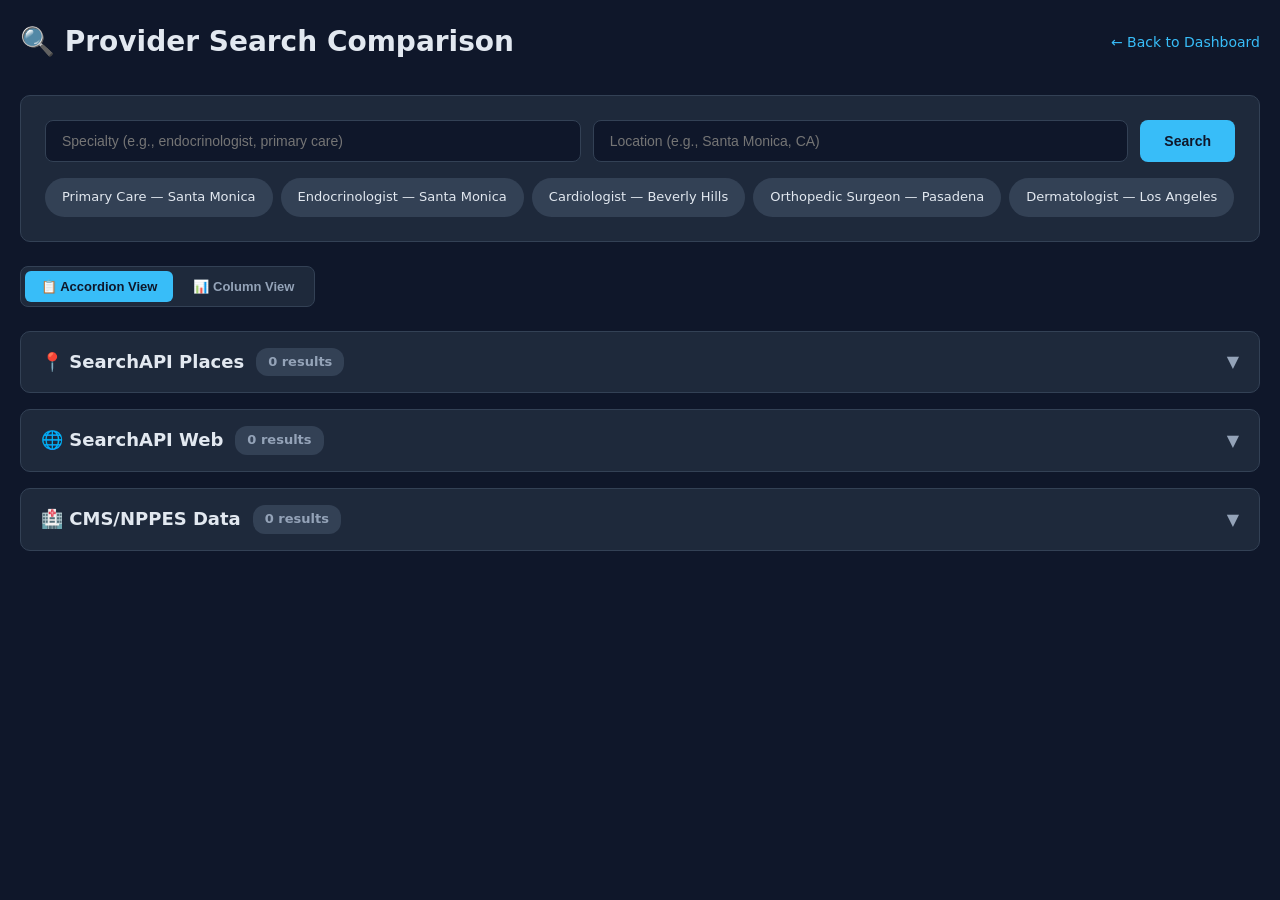
<file: dashboard/compare.html>
<!DOCTYPE html>
<html lang="en">
<head>
    <meta charset="UTF-8">
    <meta name="viewport" content="width=device-width, initial-scale=1.0">
    <title>Provider Search Comparison Dashboard</title>
    <style>
        * {
            margin: 0;
            padding: 0;
            box-sizing: border-box;
        }

        body {
            font-family: -apple-system, BlinkMacSystemFont, 'Segoe UI', system-ui, sans-serif;
            background: #0f172a;
            color: #e2e8f0;
            padding: 20px;
            line-height: 1.6;
        }

        .container {
            max-width: 1600px;
            margin: 0 auto;
        }

        .header {
            margin-bottom: 30px;
            display: flex;
            justify-content: space-between;
            align-items: center;
        }

        .header h1 {
            font-size: 28px;
            font-weight: 600;
        }

        .back-link {
            color: #38bdf8;
            text-decoration: none;
            font-size: 14px;
        }

        .back-link:hover {
            text-decoration: underline;
        }

        .search-section {
            background: #1e293b;
            padding: 24px;
            border-radius: 10px;
            margin-bottom: 24px;
            border: 1px solid #334155;
        }

        .search-inputs {
            display: grid;
            grid-template-columns: 1fr 1fr auto;
            gap: 12px;
            margin-bottom: 16px;
        }

        input {
            background: #0f172a;
            border: 1px solid #334155;
            color: #e2e8f0;
            padding: 12px 16px;
            border-radius: 8px;
            font-size: 14px;
        }

        input:focus {
            outline: none;
            border-color: #38bdf8;
        }

        button {
            background: #38bdf8;
            color: #0f172a;
            border: none;
            padding: 12px 24px;
            border-radius: 8px;
            font-size: 14px;
            font-weight: 600;
            cursor: pointer;
            transition: all 0.2s;
        }

        button:hover {
            background: #7dd3fc;
        }

        button:disabled {
            opacity: 0.5;
            cursor: not-allowed;
        }

        .quick-queries {
            display: flex;
            flex-wrap: wrap;
            gap: 8px;
        }

        .chip {
            background: #334155;
            padding: 8px 16px;
            border-radius: 20px;
            font-size: 13px;
            cursor: pointer;
            transition: all 0.2s;
            border: 1px solid transparent;
        }

        .chip:hover {
            background: #475569;
            border-color: #38bdf8;
        }

        .view-controls {
            display: flex;
            gap: 12px;
            margin-bottom: 24px;
            align-items: center;
        }

        .view-toggle {
            background: #1e293b;
            border: 1px solid #334155;
            border-radius: 8px;
            padding: 4px;
            display: flex;
            gap: 4px;
        }

        .view-toggle button {
            background: transparent;
            color: #94a3b8;
            padding: 8px 16px;
            border-radius: 6px;
            font-size: 13px;
        }

        .view-toggle button.active {
            background: #38bdf8;
            color: #0f172a;
        }

        /* Accordion View */
        .accordion-view {
            display: flex;
            flex-direction: column;
            gap: 16px;
        }

        .accordion-section {
            background: #1e293b;
            border: 1px solid #334155;
            border-radius: 10px;
            overflow: hidden;
        }

        .accordion-header {
            padding: 16px 20px;
            cursor: pointer;
            display: flex;
            justify-content: space-between;
            align-items: center;
            user-select: none;
            transition: background 0.2s;
        }

        .accordion-header:hover {
            background: #334155;
        }

        .accordion-title {
            display: flex;
            align-items: center;
            gap: 12px;
            font-size: 18px;
            font-weight: 600;
        }

        .result-count {
            background: #334155;
            padding: 4px 12px;
            border-radius: 12px;
            font-size: 13px;
            color: #94a3b8;
        }

        .accordion-arrow {
            transition: transform 0.3s;
            color: #94a3b8;
        }

        .accordion-arrow.open {
            transform: rotate(180deg);
        }

        .accordion-content {
            max-height: 0;
            overflow: hidden;
            transition: max-height 0.3s ease;
        }

        .accordion-content.open {
            max-height: 2000px;
            padding: 20px;
            border-top: 1px solid #334155;
        }

        /* Column View */
        .column-view {
            display: grid;
            grid-template-columns: repeat(3, 1fr);
            gap: 16px;
            height: calc(100vh - 400px);
        }

        .column {
            background: #1e293b;
            border: 1px solid #334155;
            border-radius: 10px;
            overflow: hidden;
            display: flex;
            flex-direction: column;
        }

        .column-header {
            padding: 16px 20px;
            border-bottom: 1px solid #334155;
            position: sticky;
            top: 0;
            background: #1e293b;
            z-index: 10;
        }

        .column-title {
            font-size: 16px;
            font-weight: 600;
            margin-bottom: 4px;
        }

        .column-content {
            padding: 16px;
            overflow-y: auto;
            flex: 1;
        }

        /* Loading state */
        .loading {
            display: flex;
            flex-direction: column;
            align-items: center;
            justify-content: center;
            padding: 40px;
            color: #94a3b8;
        }

        .spinner {
            width: 40px;
            height: 40px;
            border: 3px solid #334155;
            border-top-color: #38bdf8;
            border-radius: 50%;
            animation: spin 0.8s linear infinite;
            margin-bottom: 12px;
        }

        @keyframes spin {
            to { transform: rotate(360deg); }
        }

        /* Result cards */
        .place-card {
            background: #0f172a;
            padding: 16px;
            border-radius: 8px;
            margin-bottom: 12px;
            border: 1px solid #334155;
        }

        .place-card-header {
            display: flex;
            justify-content: space-between;
            align-items: start;
            margin-bottom: 12px;
        }

        .place-title {
            font-size: 16px;
            font-weight: 600;
            color: #e2e8f0;
            margin-bottom: 4px;
        }

        .place-type {
            font-size: 13px;
            color: #94a3b8;
        }

        .place-rating {
            display: flex;
            align-items: center;
            gap: 6px;
            font-size: 14px;
        }

        .rating-stars {
            color: #fbbf24;
        }

        .rating-count {
            color: #94a3b8;
            font-size: 13px;
        }

        .place-details {
            display: flex;
            flex-direction: column;
            gap: 8px;
            font-size: 14px;
        }

        .place-detail {
            color: #94a3b8;
        }

        .place-link {
            color: #38bdf8;
            text-decoration: none;
        }

        .place-link:hover {
            text-decoration: underline;
        }

        .place-hours {
            color: #4ade80;
        }

        .place-hours.closed {
            color: #fb923c;
        }

        /* Web results */
        .web-result {
            background: #0f172a;
            padding: 16px;
            border-radius: 8px;
            margin-bottom: 12px;
            border: 1px solid #334155;
        }

        .web-title {
            font-size: 16px;
            font-weight: 600;
            margin-bottom: 4px;
        }

        .web-title a {
            color: #38bdf8;
            text-decoration: none;
        }

        .web-title a:hover {
            text-decoration: underline;
        }

        .web-link {
            font-size: 13px;
            color: #4ade80;
            margin-bottom: 8px;
        }

        .web-snippet {
            font-size: 14px;
            color: #94a3b8;
            line-height: 1.5;
        }

        /* Knowledge graph */
        .knowledge-graph {
            background: #1e293b;
            padding: 20px;
            border-radius: 8px;
            margin-bottom: 16px;
            border: 2px solid #a78bfa;
        }

        .kg-title {
            font-size: 20px;
            font-weight: 600;
            margin-bottom: 12px;
            color: #a78bfa;
        }

        .kg-content {
            font-size: 14px;
            color: #94a3b8;
            line-height: 1.6;
        }

        /* Provider table */
        .provider-row {
            background: #0f172a;
            padding: 16px;
            border-radius: 8px;
            margin-bottom: 12px;
            border: 1px solid #334155;
        }

        .provider-header {
            display: flex;
            justify-content: space-between;
            align-items: start;
            margin-bottom: 8px;
        }

        .provider-name {
            font-size: 16px;
            font-weight: 600;
            color: #e2e8f0;
        }

        .provider-npi {
            font-family: 'Monaco', 'Courier New', monospace;
            font-size: 13px;
            color: #94a3b8;
        }

        .provider-specialty {
            font-size: 14px;
            color: #a78bfa;
            margin-bottom: 8px;
        }

        .provider-address {
            font-size: 13px;
            color: #94a3b8;
            margin-bottom: 12px;
        }

        .provider-metrics {
            display: grid;
            grid-template-columns: repeat(3, 1fr);
            gap: 12px;
            padding-top: 12px;
            border-top: 1px solid #334155;
        }

        .metric {
            text-align: center;
        }

        .metric-value {
            font-size: 18px;
            font-weight: 600;
            font-family: 'Monaco', 'Courier New', monospace;
            color: #4ade80;
        }

        .metric-value.payment {
            color: #fbbf24;
        }

        .metric-label {
            font-size: 12px;
            color: #94a3b8;
            margin-top: 4px;
        }

        .no-results {
            text-align: center;
            padding: 40px;
            color: #94a3b8;
            font-size: 14px;
        }

        .hidden {
            display: none;
        }

        @media (max-width: 1200px) {
            .column-view {
                grid-template-columns: 1fr;
                height: auto;
            }

            .column {
                min-height: 400px;
            }
        }

        @media (max-width: 768px) {
            .search-inputs {
                grid-template-columns: 1fr;
            }

            .header {
                flex-direction: column;
                align-items: flex-start;
                gap: 12px;
            }
        }
    </style>
</head>
<body>
    <div class="container">
        <div class="header">
            <h1>🔍 Provider Search Comparison</h1>
            <a href="index.html" class="back-link">← Back to Dashboard</a>
        </div>

        <div class="search-section">
            <div class="search-inputs">
                <input type="text" id="specialty" placeholder="Specialty (e.g., endocrinologist, primary care)">
                <input type="text" id="location" placeholder="Location (e.g., Santa Monica, CA)">
                <button id="searchBtn" onclick="performSearch()">Search</button>
            </div>
            <div class="quick-queries">
                <div class="chip" onclick="quickSearch('primary care', 'Santa Monica, CA')">Primary Care — Santa Monica</div>
                <div class="chip" onclick="quickSearch('endocrinologist', 'Santa Monica, CA')">Endocrinologist — Santa Monica</div>
                <div class="chip" onclick="quickSearch('cardiologist', 'Beverly Hills, CA')">Cardiologist — Beverly Hills</div>
                <div class="chip" onclick="quickSearch('orthopedic surgeon', 'Pasadena, CA')">Orthopedic Surgeon — Pasadena</div>
                <div class="chip" onclick="quickSearch('dermatologist', 'Los Angeles, CA')">Dermatologist — Los Angeles</div>
            </div>
        </div>

        <div class="view-controls">
            <div class="view-toggle">
                <button class="active" onclick="switchView('accordion')">📋 Accordion View</button>
                <button onclick="switchView('column')">📊 Column View</button>
                <button id="exportBtn" onclick="openExportModal()" style="display:none; margin-left:12px; background:#7c3aed;">📋 Copy LLM Prompt</button>
            </div>
        </div>

        <div id="accordionView" class="accordion-view">
            <div class="accordion-section">
                <div class="accordion-header" onclick="toggleAccordion(0)">
                    <div class="accordion-title">
                        <span>📍 SearchAPI Places</span>
                        <span class="result-count" id="placesCount">0 results</span>
                    </div>
                    <div class="accordion-arrow">▼</div>
                </div>
                <div class="accordion-content" id="placesContent">
                    <div class="no-results">Enter a search query to see results</div>
                </div>
            </div>

            <div class="accordion-section">
                <div class="accordion-header" onclick="toggleAccordion(1)">
                    <div class="accordion-title">
                        <span>🌐 SearchAPI Web</span>
                        <span class="result-count" id="webCount">0 results</span>
                    </div>
                    <div class="accordion-arrow">▼</div>
                </div>
                <div class="accordion-content" id="webContent">
                    <div class="no-results">Enter a search query to see results</div>
                </div>
            </div>

            <div class="accordion-section">
                <div class="accordion-header" onclick="toggleAccordion(2)">
                    <div class="accordion-title">
                        <span>🏥 CMS/NPPES Data</span>
                        <span class="result-count" id="cmsCount">0 results</span>
                    </div>
                    <div class="accordion-arrow">▼</div>
                </div>
                <div class="accordion-content" id="cmsContent">
                    <div class="no-results">Enter a search query to see results</div>
                </div>
            </div>
        </div>

        <div id="columnView" class="column-view hidden">
            <div class="column">
                <div class="column-header">
                    <div class="column-title">📍 SearchAPI Places</div>
                    <div class="result-count" id="placesCountCol">0 results</div>
                </div>
                <div class="column-content" id="placesContentCol">
                    <div class="no-results">Enter a search query to see results</div>
                </div>
            </div>

            <div class="column">
                <div class="column-header">
                    <div class="column-title">🌐 SearchAPI Web</div>
                    <div class="result-count" id="webCountCol">0 results</div>
                </div>
                <div class="column-content" id="webContentCol">
                    <div class="no-results">Enter a search query to see results</div>
                </div>
            </div>

            <div class="column">
                <div class="column-header">
                    <div class="column-title">🏥 CMS/NPPES Data</div>
                    <div class="result-count" id="cmsCountCol">0 results</div>
                </div>
                <div class="column-content" id="cmsContentCol">
                    <div class="no-results">Enter a search query to see results</div>
                </div>
            </div>
        </div>
    </div>

    <script>
        const SEARCHAPI_KEY = 'Wf9YpXRy3i5Z3AMS5NBDF79A';
        const CMS_API_BASE = '/api';
        // API key is injected server-side by nginx (not exposed to browser)

        const STATE_ABBREV = {
            'alabama':'AL','alaska':'AK','arizona':'AZ','arkansas':'AR','california':'CA',
            'colorado':'CO','connecticut':'CT','delaware':'DE','florida':'FL','georgia':'GA',
            'hawaii':'HI','idaho':'ID','illinois':'IL','indiana':'IN','iowa':'IA','kansas':'KS',
            'kentucky':'KY','louisiana':'LA','maine':'ME','maryland':'MD','massachusetts':'MA',
            'michigan':'MI','minnesota':'MN','mississippi':'MS','missouri':'MO','montana':'MT',
            'nebraska':'NE','nevada':'NV','new hampshire':'NH','new jersey':'NJ','new mexico':'NM',
            'new york':'NY','north carolina':'NC','north dakota':'ND','ohio':'OH','oklahoma':'OK',
            'oregon':'OR','pennsylvania':'PA','rhode island':'RI','south carolina':'SC',
            'south dakota':'SD','tennessee':'TN','texas':'TX','utah':'UT','vermont':'VT',
            'virginia':'VA','washington':'WA','west virginia':'WV','wisconsin':'WI','wyoming':'WY',
            'district of columbia':'DC'
        };

        function normalizeState(raw) {
            const trimmed = raw.trim();
            if (trimmed.length === 2) return trimmed.toUpperCase();
            return STATE_ABBREV[trimmed.toLowerCase()] || trimmed.toUpperCase();
        }

        const SPECIALTY_MAP = {
            'primary care': ['internal medicine', 'family practice', 'family medicine', 'general practice'],
            'cardiologist': ['cardiol'],
            'cardiology': ['cardiol'],
            'endocrinologist': ['endocrinol'],
            'endocrinology': ['endocrinol'],
            'orthopedic': ['orthop'],
            'orthopedics': ['orthop'],
            'dermatologist': ['dermatol'],
            'dermatology': ['dermatol'],
            'neurologist': ['neurol'],
            'neurology': ['neurol'],
            'gastroenterologist': ['gastroenterol'],
            'gastroenterology': ['gastroenterol'],
            'oncologist': ['oncol'],
            'oncology': ['oncol'],
            'psychiatrist': ['psychiatr'],
            'psychiatry': ['psychiatr'],
            'ob-gyn': ['obstetric', 'gynecol'],
            'obgyn': ['obstetric', 'gynecol'],
            'pediatrician': ['pediatric'],
            'pediatrics': ['pediatric'],
            'surgeon': ['surgery', 'surgical'],
        };

        function lookupSpecialty(raw) {
            const key = raw.toLowerCase().trim();
            if (SPECIALTY_MAP[key]) return SPECIALTY_MAP[key];
            // Try stripping trailing 's' for plurals (cardiologists -> cardiologist)
            const singular = key.replace(/s$/, '');
            if (SPECIALTY_MAP[singular]) return SPECIALTY_MAP[singular];
            // Fallback: use stem-style match
            return [key.replace(/(?:ists?|ology|ies|s)$/, '')];
        }

        let currentView = 'accordion';
        let lastSearchResults = { query: {}, places: null, web: null, cms: null };

        function switchView(view) {
            currentView = view;
            const accordionView = document.getElementById('accordionView');
            const columnView = document.getElementById('columnView');
            const buttons = document.querySelectorAll('.view-toggle button');

            if (view === 'accordion') {
                accordionView.classList.remove('hidden');
                columnView.classList.add('hidden');
                buttons[0].classList.add('active');
                buttons[1].classList.remove('active');
            } else {
                accordionView.classList.add('hidden');
                columnView.classList.remove('hidden');
                buttons[0].classList.remove('active');
                buttons[1].classList.add('active');
            }
        }

        function toggleAccordion(index) {
            const sections = document.querySelectorAll('.accordion-section');
            const content = sections[index].querySelector('.accordion-content');
            const arrow = sections[index].querySelector('.accordion-arrow');
            
            content.classList.toggle('open');
            arrow.classList.toggle('open');
        }

        function quickSearch(specialty, location) {
            document.getElementById('specialty').value = specialty;
            document.getElementById('location').value = location;
            performSearch();
        }

        async function performSearch() {
            const specialty = document.getElementById('specialty').value.trim();
            const location = document.getElementById('location').value.trim();

            if (!specialty || !location) {
                alert('Please enter both specialty and location');
                return;
            }

            const searchBtn = document.getElementById('searchBtn');
            searchBtn.disabled = true;
            searchBtn.textContent = 'Searching...';

            // Show loading states
            showLoading('places');
            showLoading('web');
            showLoading('cms');

            // Fire all three searches in parallel
            const results = await Promise.allSettled([
                searchGoogleMaps(specialty, location),
                searchGoogleWeb(specialty, location),
                searchCMSProviders(specialty, location)
            ]);

            // Store search context
            lastSearchResults = { query: { specialty, location }, places: null, web: null, cms: null };

            // Handle results
            if (results[0].status === 'fulfilled') {
                lastSearchResults.places = results[0].value;
                renderPlacesResults(results[0].value);
            } else {
                renderError('places', results[0].reason);
            }

            if (results[1].status === 'fulfilled') {
                lastSearchResults.web = results[1].value;
                renderWebResults(results[1].value);
            } else {
                renderError('web', results[1].reason);
            }

            if (results[2].status === 'fulfilled') {
                lastSearchResults.cms = results[2].value;
                renderCMSResults(results[2].value);
            } else {
                renderError('cms', results[2].reason);
            }

            // Show export button
            document.getElementById('exportBtn').style.display = 'inline-flex';

            searchBtn.disabled = false;
            searchBtn.textContent = 'Search';
        }

        function showLoading(section) {
            const loadingHTML = `
                <div class="loading">
                    <div class="spinner"></div>
                    <div>Searching...</div>
                </div>
            `;

            document.getElementById(`${section}Content`).innerHTML = loadingHTML;
            document.getElementById(`${section}ContentCol`).innerHTML = loadingHTML;
        }

        function renderError(section, error) {
            const errorHTML = `
                <div class="no-results">
                    Error loading results: ${error.message || error}
                </div>
            `;

            document.getElementById(`${section}Content`).innerHTML = errorHTML;
            document.getElementById(`${section}ContentCol`).innerHTML = errorHTML;
        }

        async function searchGoogleMaps(specialty, location) {
            const query = `${specialty} ${location}`;
            const url = `https://www.searchapi.io/api/v1/search?api_key=${SEARCHAPI_KEY}&engine=google_maps&q=${encodeURIComponent(query)}&type=search&gl=us&hl=en`;
            
            const response = await fetch(url);
            if (!response.ok) {
                throw new Error(`SearchAPI Maps error: ${response.status}`);
            }
            
            const data = await response.json();
            return data.local_results || [];
        }

        async function searchGoogleWeb(specialty, location) {
            const query = `${specialty} ${location}`;
            const url = `https://www.searchapi.io/api/v1/search?api_key=${SEARCHAPI_KEY}&engine=google&q=${encodeURIComponent(query)}&num=15`;
            
            const response = await fetch(url);
            if (!response.ok) {
                throw new Error(`SearchAPI Web error: ${response.status}`);
            }
            
            const data = await response.json();
            return {
                organic: data.organic_results || [],
                knowledge_graph: data.knowledge_graph || null
            };
        }

        async function searchCMSProviders(specialty, location) {
            // Parse location to get city and state
            const locationParts = location.split(',').map(s => s.trim());
            const city = locationParts[0] || '';
            const stateRaw = locationParts[1]?.split(' ')[0] || '';

            if (!city || !stateRaw) {
                throw new Error('Invalid location format. Use: City, State');
            }

            const state = normalizeState(stateRaw);

            // Get specialty patterns (handles plurals, alternate forms)
            const patterns = lookupSpecialty(specialty);

            // First, get zip codes for the city
            const zipQuery = `
                SELECT DISTINCT zip5 
                FROM core_providers 
                WHERE LOWER(city) = LOWER('${city.replace(/'/g, "''")}') 
                AND state = '${state.toUpperCase()}'
            `;

            const zipResponse = await fetch(`${CMS_API_BASE}/query`, {
                method: 'POST',
                headers: {
                    'Content-Type': 'application/json'
                },
                body: JSON.stringify({ sql: zipQuery })
            });

            if (!zipResponse.ok) {
                throw new Error(`CMS API error: ${zipResponse.status}`);
            }

            const zipData = await zipResponse.json();
            // Rows come back as arrays, not objects — extract first column
            const zips = (zipData.rows || []).map(r => r[0]).filter(Boolean);

            if (zips.length === 0) {
                return { cms: [], nppes: [] };
            }

            // Build WHERE clause for specialty
            const specialtyConditions = patterns.map(p => 
                `LOWER(c.provider_type) LIKE '%${p.toLowerCase()}%'`
            ).join(' OR ');

            // Query CMS data — include org info from reassignment table + DAC
            const cmsQuery = `
                SELECT 
                    c.npi, 
                    c.first_name, 
                    c.last_org_name, 
                    c.provider_type, 
                    c.street_address_1, 
                    c.city, 
                    c.state, 
                    c.zip5,
                    u.tot_medicare_payment,
                    u.tot_services,
                    u.tot_unique_beneficiaries,
                    r."Group Legal Business Name" AS org_name,
                    r."Group PAC ID" AS org_pac_id,
                    d.num_org_mem AS org_member_count,
                    d.grp_assgn AS group_assigned
                FROM core_providers c
                LEFT JOIN utilization_metrics u ON c.npi = u.npi
                LEFT JOIN (
                    SELECT DISTINCT "Individual NPI", "Group Legal Business Name", "Group PAC ID"
                    FROM raw_reassignment
                ) r ON CAST(c.npi AS BIGINT) = r."Individual NPI"
                LEFT JOIN (
                    SELECT DISTINCT "NPI", num_org_mem, grp_assgn
                    FROM raw_dac_national
                ) d ON CAST(c.npi AS VARCHAR) = CAST(d."NPI" AS VARCHAR)
                WHERE c.zip5 IN (${zips.map(z => `'${z}'`).join(',')})
                AND (${specialtyConditions})
                ORDER BY u.tot_medicare_payment DESC NULLS LAST
                LIMIT 40
            `;

            const cmsResponse = await fetch(`${CMS_API_BASE}/query`, {
                method: 'POST',
                headers: {
                    'Content-Type': 'application/json'
                },
                body: JSON.stringify({ sql: cmsQuery })
            });

            const cmsRaw = await cmsResponse.json();

            // Query NPPES data
            // NPPES query — filter by city+state, use LEFT(zip,5) to match
            const nppesQuery = `
                SELECT 
                    npi, 
                    first_name, 
                    last_name, 
                    credentials, 
                    practice_address_1, 
                    practice_city, 
                    practice_state, 
                    practice_zip, 
                    taxonomy_1, 
                    enumeration_date
                FROM raw_nppes
                WHERE LOWER(practice_city) = LOWER('${city.replace(/'/g, "''")}')
                AND practice_state = '${state.toUpperCase()}'
                AND entity_type = '1'
                LIMIT 40
            `;

            const nppesResponse = await fetch(`${CMS_API_BASE}/query`, {
                method: 'POST',
                headers: {
                    'Content-Type': 'application/json'
                },
                body: JSON.stringify({ sql: nppesQuery })
            });

            const nppesRaw = await nppesResponse.json();

            // Convert array rows to objects using column names
            function rowsToObjects(apiResult) {
                return (apiResult.rows || []).map(row => {
                    const obj = {};
                    (apiResult.columns || []).forEach((col, i) => obj[col] = row[i]);
                    return obj;
                });
            }

            return {
                cms: rowsToObjects(cmsRaw),
                nppes: rowsToObjects(nppesRaw)
            };
        }

        function renderPlacesResults(results) {
            const count = results.length;
            document.getElementById('placesCount').textContent = `${count} result${count !== 1 ? 's' : ''}`;
            document.getElementById('placesCountCol').textContent = `${count} result${count !== 1 ? 's' : ''}`;

            if (count === 0) {
                const noResults = '<div class="no-results">No places found</div>';
                document.getElementById('placesContent').innerHTML = noResults;
                document.getElementById('placesContentCol').innerHTML = noResults;
                return;
            }

            const html = results.map(place => {
                const rating = place.rating ? `
                    <div class="place-rating">
                        <span class="rating-stars">⭐ ${place.rating}</span>
                        <span class="rating-count">(${place.reviews || 0})</span>
                    </div>
                ` : '';

                const hours = place.hours ? `
                    <div class="place-detail place-hours ${place.hours.toLowerCase().includes('closed') ? 'closed' : ''}">
                        🕐 ${place.hours}
                    </div>
                ` : '';

                const phone = place.phone ? `<div class="place-detail">📞 ${place.phone}</div>` : '';
                const website = place.website ? `<div class="place-detail">🌐 <a href="${place.website}" target="_blank" class="place-link">Visit website</a></div>` : '';

                return `
                    <div class="place-card">
                        <div class="place-card-header">
                            <div>
                                <div class="place-title">${place.title}</div>
                                <div class="place-type">${place.type || 'Business'}</div>
                            </div>
                            ${rating}
                        </div>
                        <div class="place-details">
                            <div class="place-detail">📍 ${place.address || 'No address'}</div>
                            ${phone}
                            ${website}
                            ${hours}
                        </div>
                    </div>
                `;
            }).join('');

            document.getElementById('placesContent').innerHTML = html;
            document.getElementById('placesContentCol').innerHTML = html;
        }

        function renderWebResults(data) {
            const results = data.organic;
            const kg = data.knowledge_graph;
            const count = results.length;

            document.getElementById('webCount').textContent = `${count} result${count !== 1 ? 's' : ''}`;
            document.getElementById('webCountCol').textContent = `${count} result${count !== 1 ? 's' : ''}`;

            if (count === 0 && !kg) {
                const noResults = '<div class="no-results">No web results found</div>';
                document.getElementById('webContent').innerHTML = noResults;
                document.getElementById('webContentCol').innerHTML = noResults;
                return;
            }

            let html = '';

            if (kg && kg.title) {
                html += `
                    <div class="knowledge-graph">
                        <div class="kg-title">${kg.title}</div>
                        <div class="kg-content">${kg.description || kg.type || 'Knowledge Graph Result'}</div>
                    </div>
                `;
            }

            html += results.map(result => `
                <div class="web-result">
                    <div class="web-title">
                        <a href="${result.link}" target="_blank">${result.title}</a>
                    </div>
                    <div class="web-link">${result.displayed_link || result.link}</div>
                    <div class="web-snippet">${result.snippet || ''}</div>
                </div>
            `).join('');

            document.getElementById('webContent').innerHTML = html;
            document.getElementById('webContentCol').innerHTML = html;
        }

        function renderCMSResults(data) {
            const cms = data.cms || [];
            const nppes = data.nppes || [];
            
            // Merge and deduplicate by NPI
            const npiMap = new Map();
            
            cms.forEach(provider => {
                npiMap.set(provider.npi, {
                    ...provider,
                    source: 'cms'
                });
            });

            nppes.forEach(provider => {
                if (!npiMap.has(provider.npi)) {
                    npiMap.set(provider.npi, {
                        ...provider,
                        source: 'nppes'
                    });
                }
            });

            const combined = Array.from(npiMap.values());
            const count = combined.length;

            document.getElementById('cmsCount').textContent = `${count} result${count !== 1 ? 's' : ''}`;
            document.getElementById('cmsCountCol').textContent = `${count} result${count !== 1 ? 's' : ''}`;

            if (count === 0) {
                const noResults = '<div class="no-results">No CMS/NPPES providers found</div>';
                document.getElementById('cmsContent').innerHTML = noResults;
                document.getElementById('cmsContentCol').innerHTML = noResults;
                return;
            }

            const html = combined.map(provider => {
                const name = provider.source === 'cms' 
                    ? `${provider.first_name || ''} ${provider.last_org_name || ''}`.trim() || 'Unknown Provider'
                    : `${provider.first_name || ''} ${provider.last_name || ''}`.trim() || 'Unknown Provider';
                
                const specialty = provider.provider_type || provider.taxonomy_1 || 'Not specified';
                
                const address = provider.source === 'cms' ? 
                    `${provider.street_address_1 || ''}, ${provider.city || ''}, ${provider.state || ''} ${provider.zip5 || ''}` :
                    `${provider.practice_address_1 || ''}, ${provider.practice_city || ''}, ${provider.practice_state || ''} ${provider.practice_zip || ''}`;

                const credentials = provider.credentials ? ` ${provider.credentials}` : '';

                let metrics = '';
                if (provider.source === 'cms' && (provider.tot_medicare_payment || provider.tot_services || provider.tot_unique_beneficiaries)) {
                    const payment = provider.tot_medicare_payment ? `$${parseFloat(provider.tot_medicare_payment).toLocaleString('en-US', {minimumFractionDigits: 0, maximumFractionDigits: 0})}` : 'N/A';
                    const services = provider.tot_services ? parseInt(provider.tot_services).toLocaleString() : 'N/A';
                    const beneficiaries = provider.tot_unique_beneficiaries ? parseInt(provider.tot_unique_beneficiaries).toLocaleString() : 'N/A';

                    metrics = `
                        <div class="provider-metrics">
                            <div class="metric">
                                <div class="metric-value payment">${payment}</div>
                                <div class="metric-label">Medicare $</div>
                            </div>
                            <div class="metric">
                                <div class="metric-value">${services}</div>
                                <div class="metric-label">Services</div>
                            </div>
                            <div class="metric">
                                <div class="metric-value">${beneficiaries}</div>
                                <div class="metric-label">Patients</div>
                            </div>
                        </div>
                    `;
                }

                // Organization info
                let orgInfo = '';
                if (provider.org_name) {
                    const memberCount = provider.org_member_count ? ` · ${provider.org_member_count} members` : '';
                    orgInfo = `
                        <div style="margin-top:6px; padding:6px 10px; background:rgba(167,139,250,0.08); border:1px solid rgba(167,139,250,0.2); border-radius:6px; font-size:12px;">
                            <span style="color:#a78bfa;">🏢 ${provider.org_name}</span>${memberCount ? `<span style="color:#94a3b8;">${memberCount}</span>` : ''}
                        </div>
                    `;
                } else if (provider.group_assigned === 'Y') {
                    orgInfo = `<div style="margin-top:4px; font-size:11px; color:#94a3b8;">🏢 Group-assigned (org name not available)</div>`;
                }

                return `
                    <div class="provider-row">
                        <div class="provider-header">
                            <div class="provider-name">${name}${credentials}</div>
                            <div class="provider-npi">NPI: ${provider.npi}</div>
                        </div>
                        <div class="provider-specialty">${specialty}</div>
                        <div class="provider-address">📍 ${address}</div>
                        ${orgInfo}
                        ${metrics}
                    </div>
                `;
            }).join('');

            document.getElementById('cmsContent').innerHTML = html;
            document.getElementById('cmsContentCol').innerHTML = html;
        }

        // Allow Enter key to trigger search
        document.getElementById('specialty').addEventListener('keypress', (e) => {
            if (e.key === 'Enter') performSearch();
        });
        document.getElementById('location').addEventListener('keypress', (e) => {
            if (e.key === 'Enter') performSearch();
        });
    </script>

    <!-- Export Modal -->
    <div id="exportModal" style="display:none; position:fixed; inset:0; background:rgba(0,0,0,0.7); z-index:1000; display:none; align-items:center; justify-content:center;">
        <div style="background:#1e293b; border:1px solid #334155; border-radius:12px; max-width:900px; width:90%; max-height:85vh; display:flex; flex-direction:column; padding:24px;">
            <div style="display:flex; justify-content:space-between; align-items:center; margin-bottom:16px;">
                <h2 style="font-size:20px; color:#f1f5f9;">📋 LLM Prompt Package</h2>
                <button onclick="closeExportModal()" style="background:none; border:none; color:#94a3b8; font-size:24px; cursor:pointer;">&times;</button>
            </div>
            <div style="margin-bottom:12px; display:flex; gap:8px;">
                <button onclick="copyExport()" style="background:#7c3aed; color:white; border:none; padding:8px 16px; border-radius:6px; cursor:pointer; font-size:14px;">📋 Copy to Clipboard</button>
                <button onclick="downloadExport()" style="background:#334155; color:#e2e8f0; border:none; padding:8px 16px; border-radius:6px; cursor:pointer; font-size:14px;">💾 Download .txt</button>
                <span id="copyStatus" style="color:#22c55e; font-size:14px; align-self:center; display:none;">✓ Copied!</span>
            </div>
            <textarea id="exportContent" readonly style="flex:1; min-height:400px; background:#0f172a; color:#e2e8f0; border:1px solid #334155; border-radius:8px; padding:16px; font-family:'SF Mono',Monaco,monospace; font-size:12px; line-height:1.5; resize:none;"></textarea>
        </div>
    </div>

    <script>
        function buildExportPrompt() {
            const q = lastSearchResults.query;
            const places = lastSearchResults.places;
            const web = lastSearchResults.web;
            const cms = lastSearchResults.cms;

            const data = {
                search: { specialty: q.specialty, location: q.location },
                sources: {}
            };

            // Places results — compact
            if (places && places.length > 0) {
                data.sources.searchapi_places = places.map(p => ({
                    title: p.title,
                    address: p.address,
                    rating: p.rating,
                    reviews: p.reviews,
                    type: p.type,
                    phone: p.phone,
                    website: p.website,
                    place_id: p.place_id,
                    gps: p.gps_coordinates
                }));
            }

            // Web results — compact
            if (web && web.organic_results) {
                data.sources.searchapi_web = web.organic_results.map(r => ({
                    title: r.title,
                    link: r.link,
                    snippet: r.snippet,
                    position: r.position
                }));
            }

            // CMS/NPPES — include both sub-arrays
            if (cms) {
                if (cms.cms && cms.cms.length > 0) data.sources.cms_providers = cms.cms;
                if (cms.nppes && cms.nppes.length > 0) data.sources.nppes_providers = cms.nppes;
            }

            const prompt = `You are helping design a unified provider search product. I searched for "${q.specialty}" in "${q.location}" across three data sources. Below is the raw JSON from each source.

TASK: Analyze these results and recommend how to unify them into a single, enriched provider dataset for end users (physician liaisons doing outreach). Consider:

1. **Entity Resolution** — How would you match the same provider across sources? What fields overlap?
2. **Data Enrichment** — What unique fields does each source contribute? What's the ideal merged schema?
3. **Ranking** — How should results be ranked? What signals matter most?
4. **Gaps** — What's missing from each source? What would you add?
5. **Display** — What should the unified provider card look like for end users?

Show me a sample of 3-5 merged provider records as JSON to illustrate your recommended unified schema.

---

RAW DATA:

\`\`\`json
${JSON.stringify(data, null, 2)}
\`\`\``;

            return prompt;
        }

        function openExportModal() {
            const modal = document.getElementById('exportModal');
            const content = document.getElementById('exportContent');
            content.value = buildExportPrompt();
            modal.style.display = 'flex';
            document.getElementById('copyStatus').style.display = 'none';
        }

        function closeExportModal() {
            document.getElementById('exportModal').style.display = 'none';
        }

        function copyExport() {
            const content = document.getElementById('exportContent');
            navigator.clipboard.writeText(content.value).then(() => {
                const status = document.getElementById('copyStatus');
                status.style.display = 'inline';
                setTimeout(() => status.style.display = 'none', 2000);
            });
        }

        function downloadExport() {
            const content = document.getElementById('exportContent').value;
            const blob = new Blob([content], { type: 'text/plain' });
            const url = URL.createObjectURL(blob);
            const a = document.createElement('a');
            const q = lastSearchResults.query;
            a.href = url;
            a.download = `provider-compare_${q.specialty}_${q.location}.txt`.replace(/[^a-zA-Z0-9._-]/g, '_');
            a.click();
            URL.revokeObjectURL(url);
        }

        // Close modal on backdrop click
        document.getElementById('exportModal').addEventListener('click', (e) => {
            if (e.target === document.getElementById('exportModal')) closeExportModal();
        });
    </script>
</body>
</html>
</file>
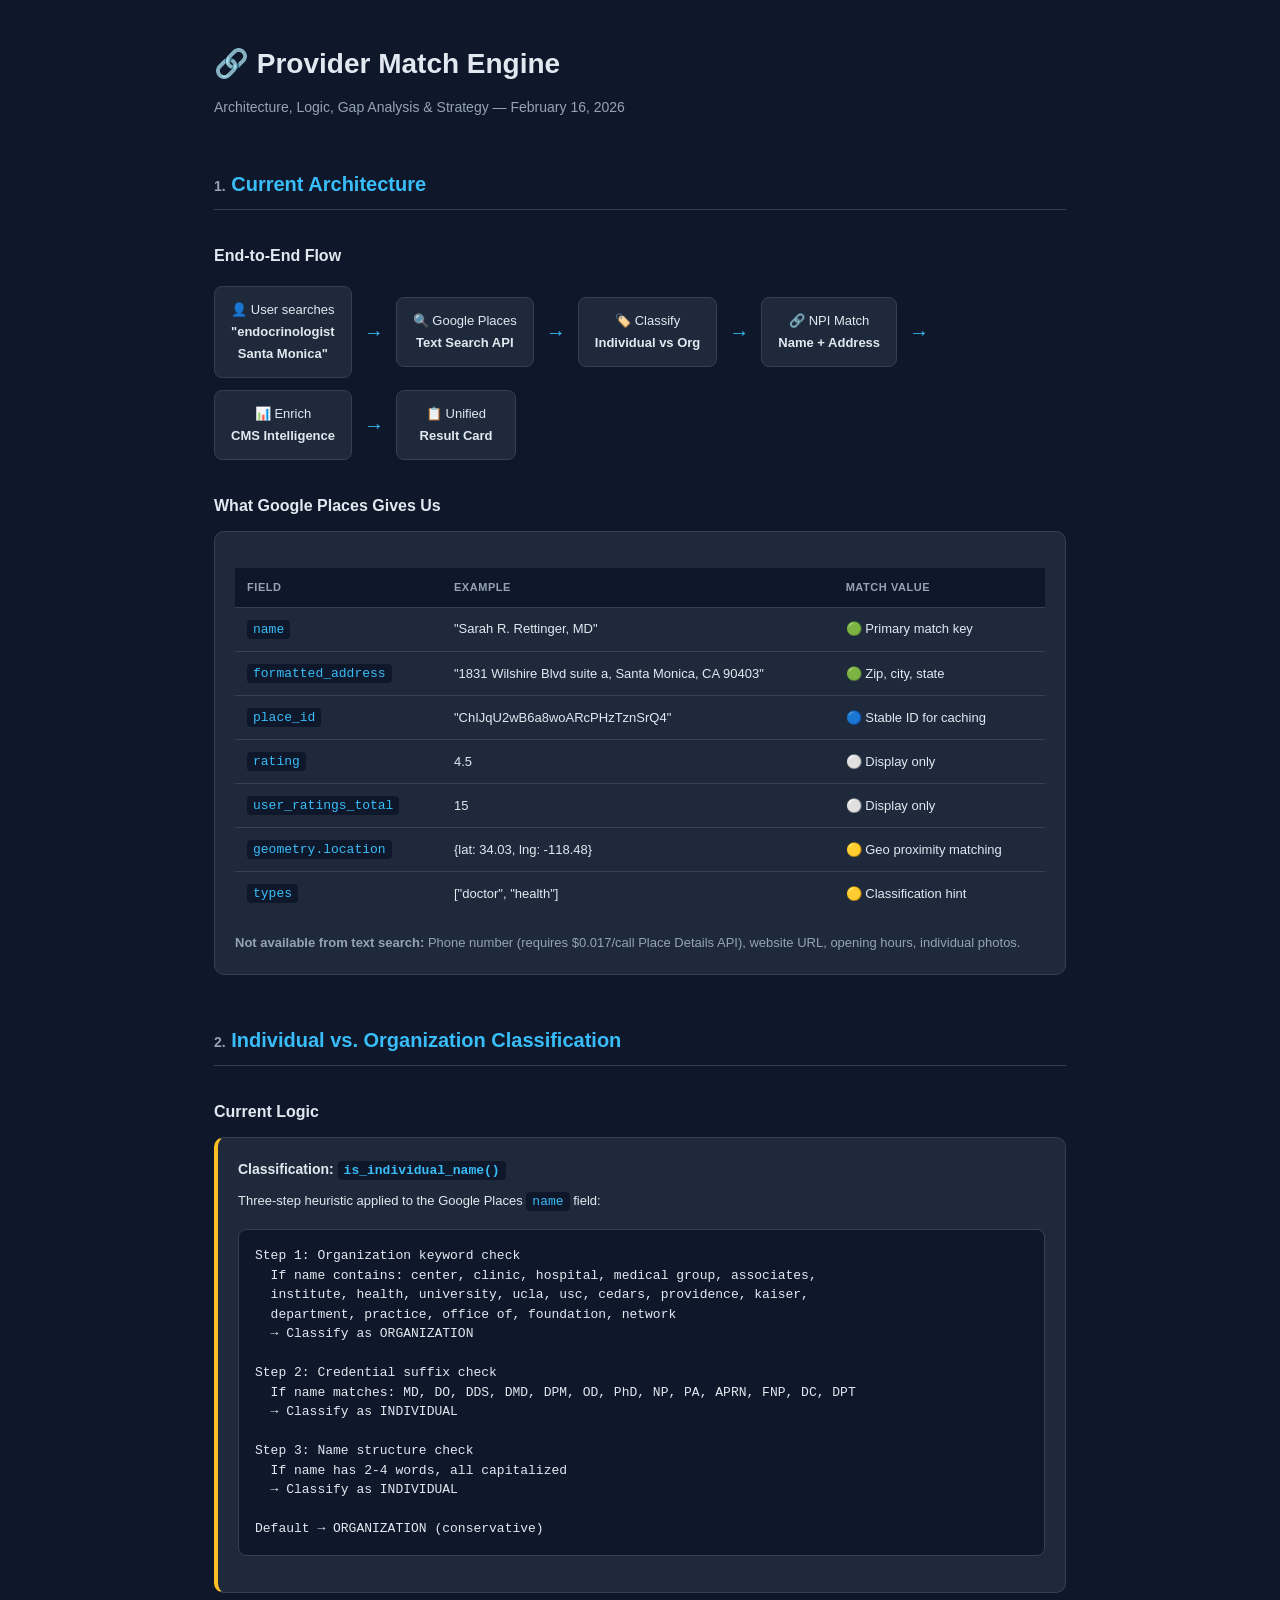
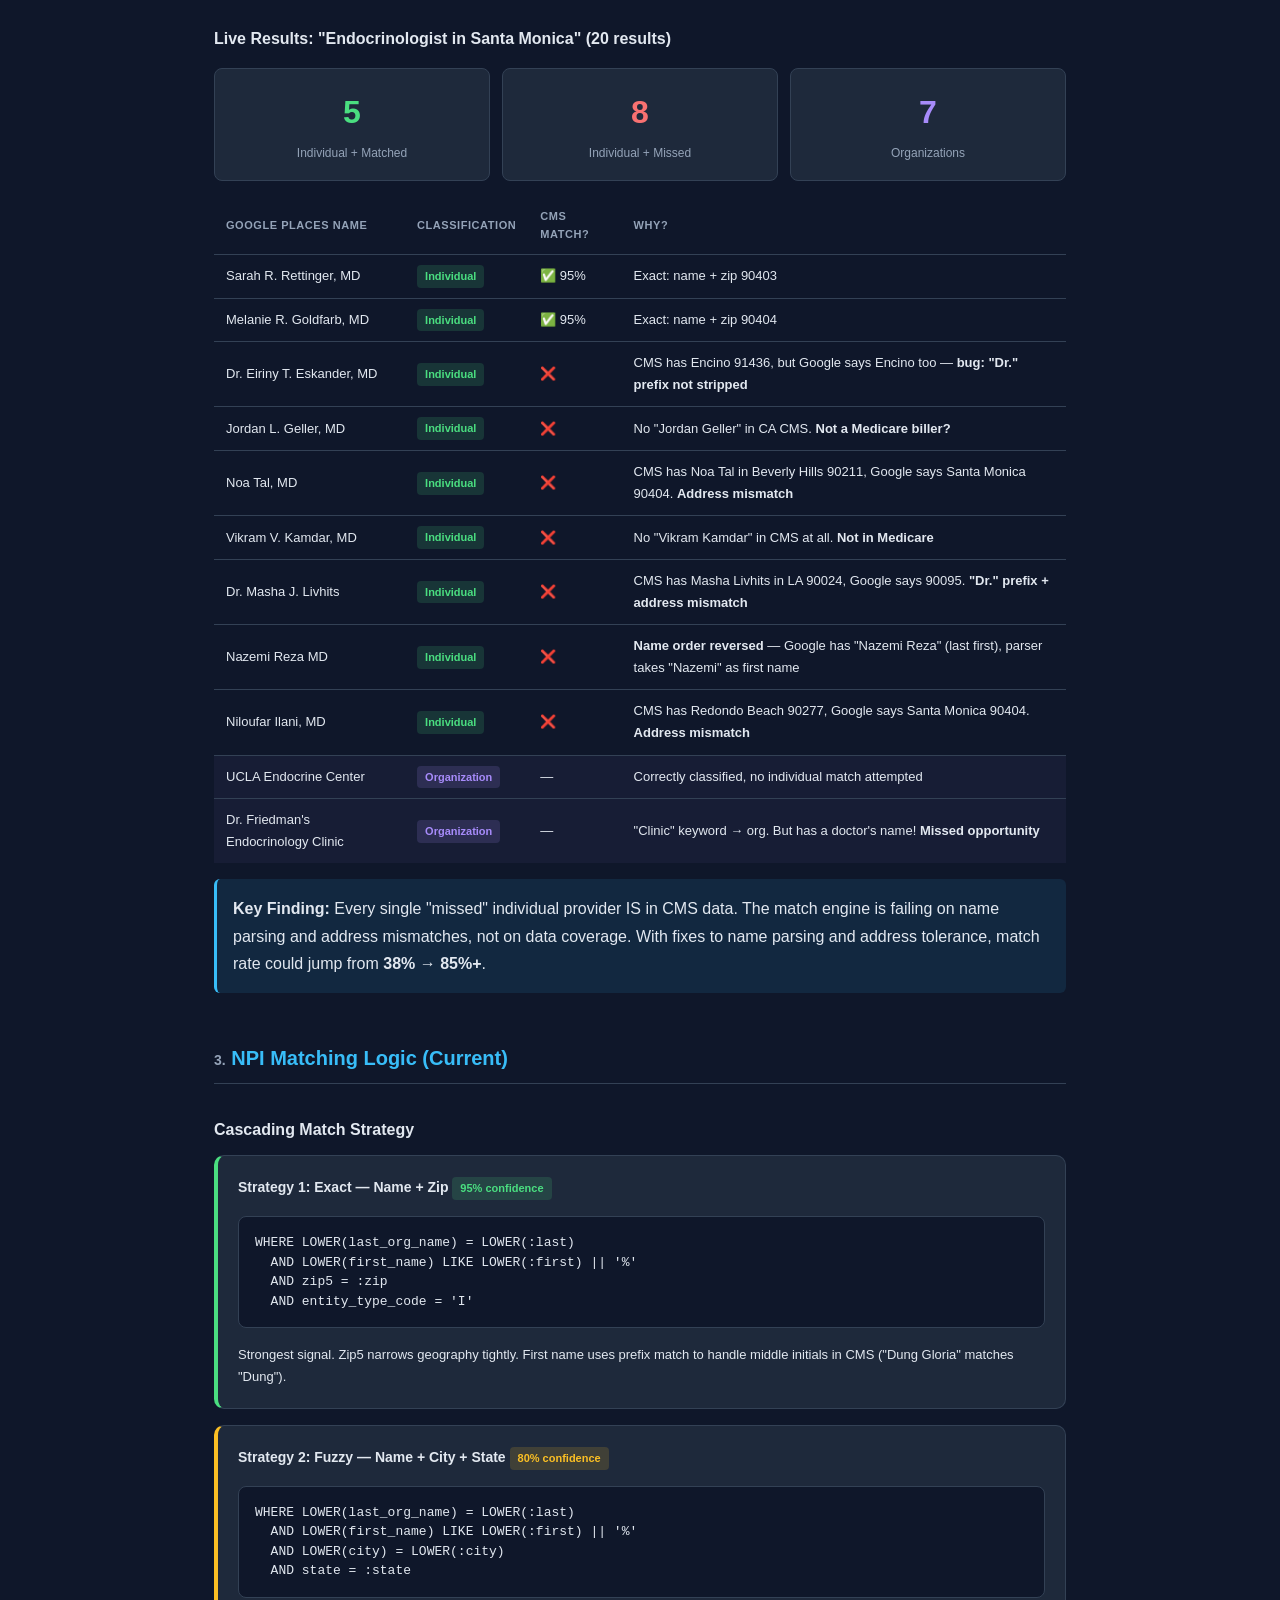
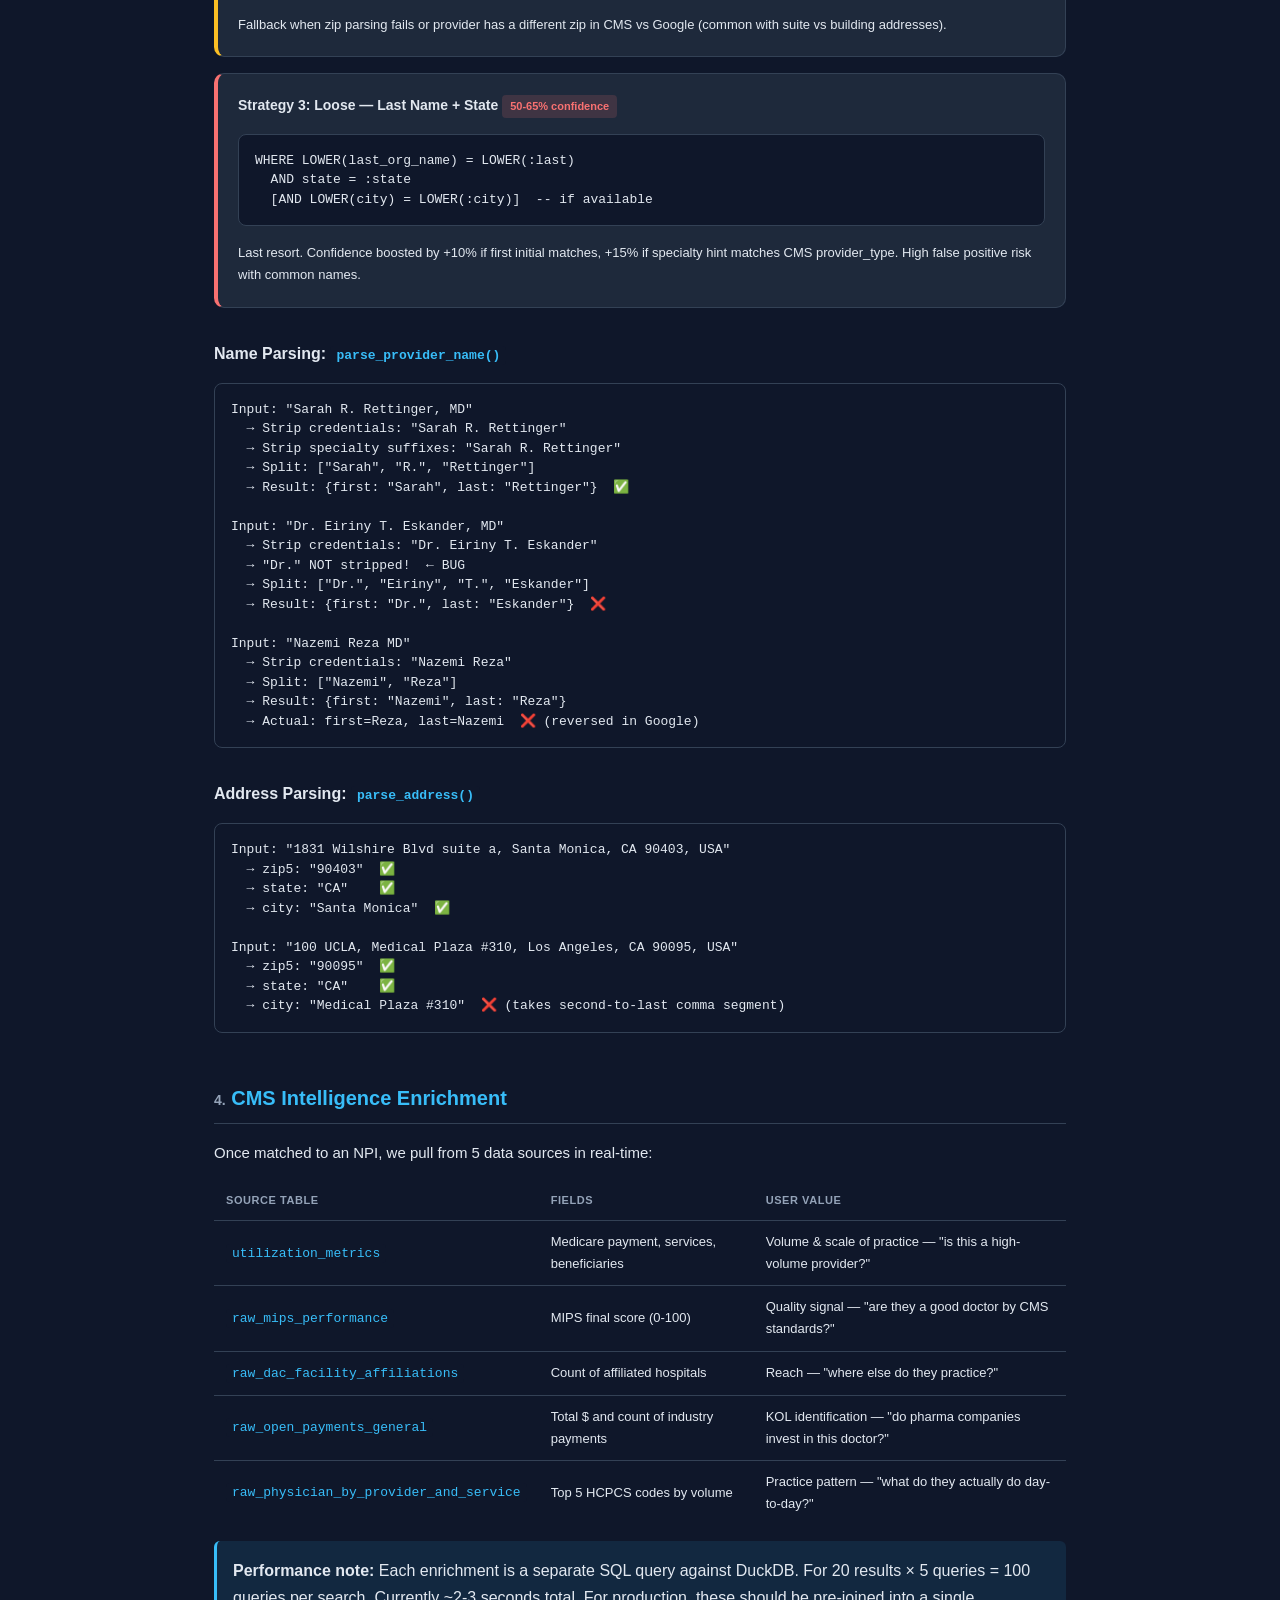
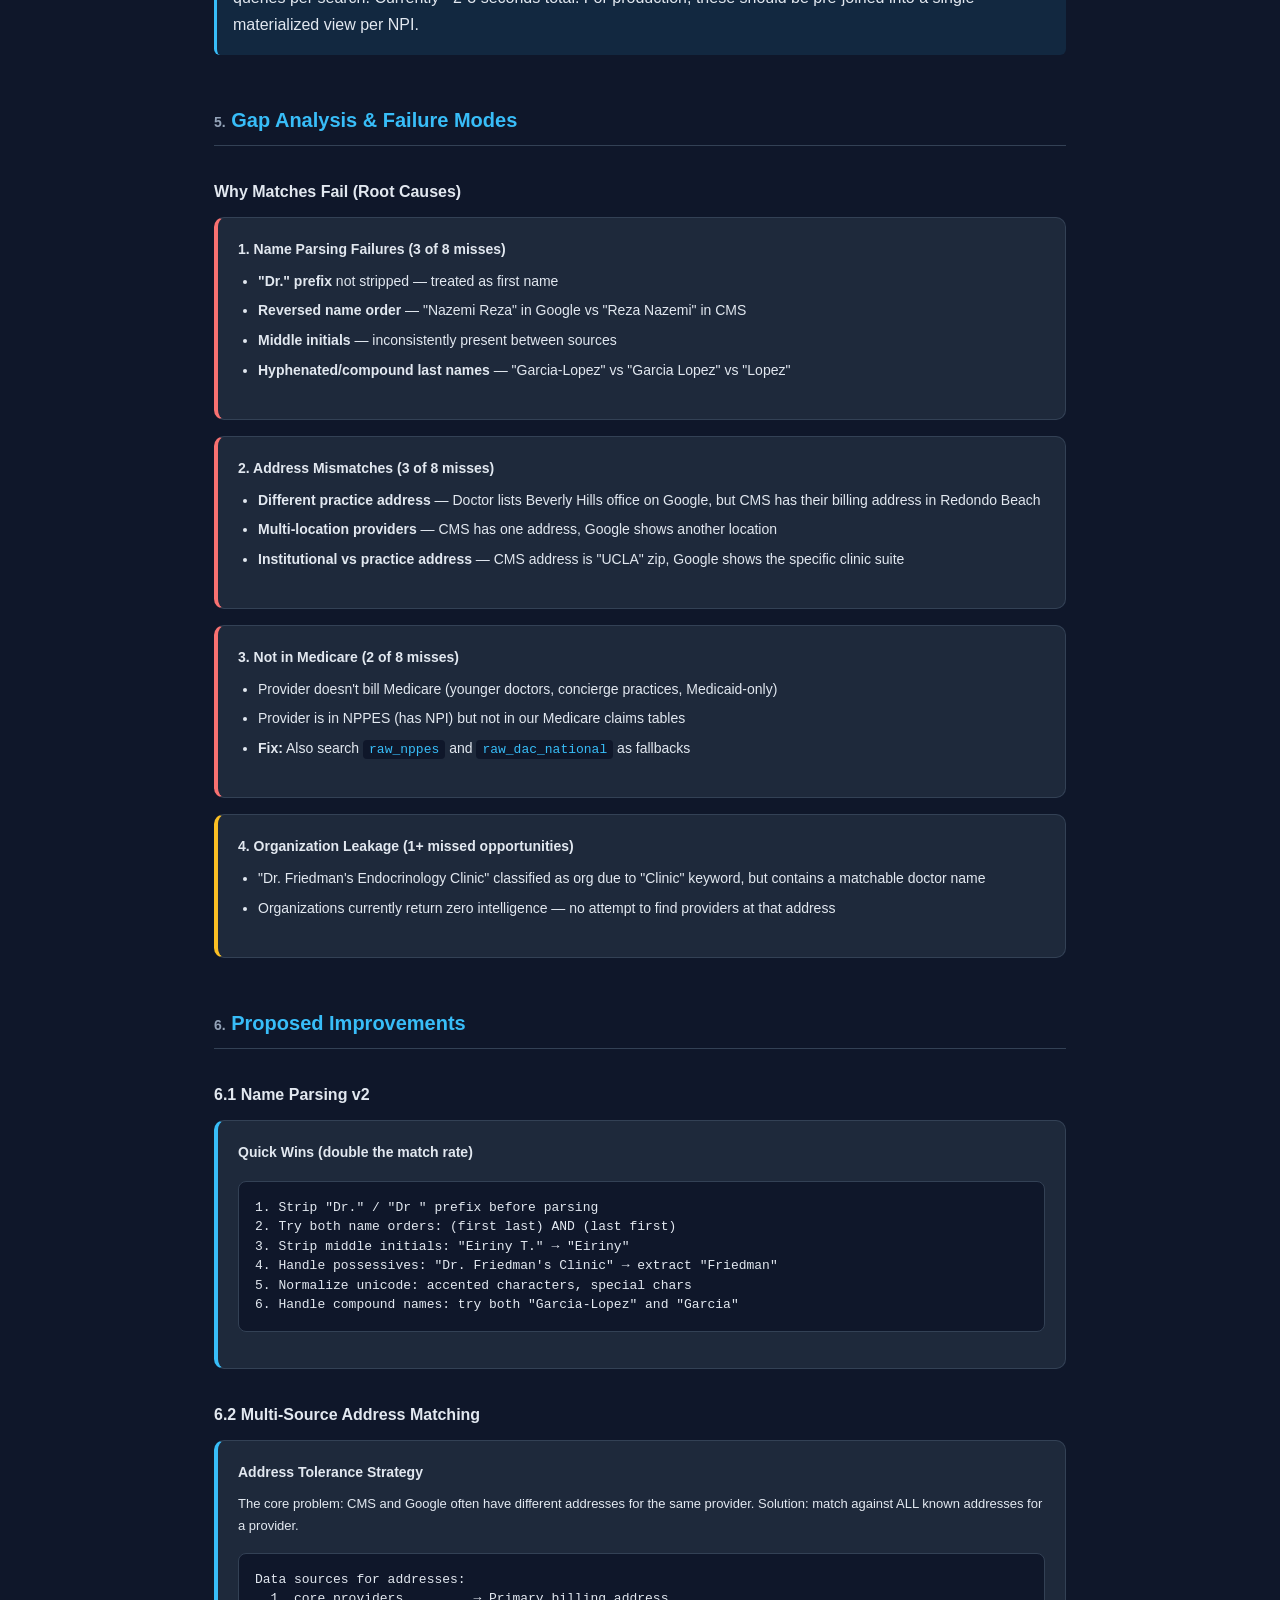
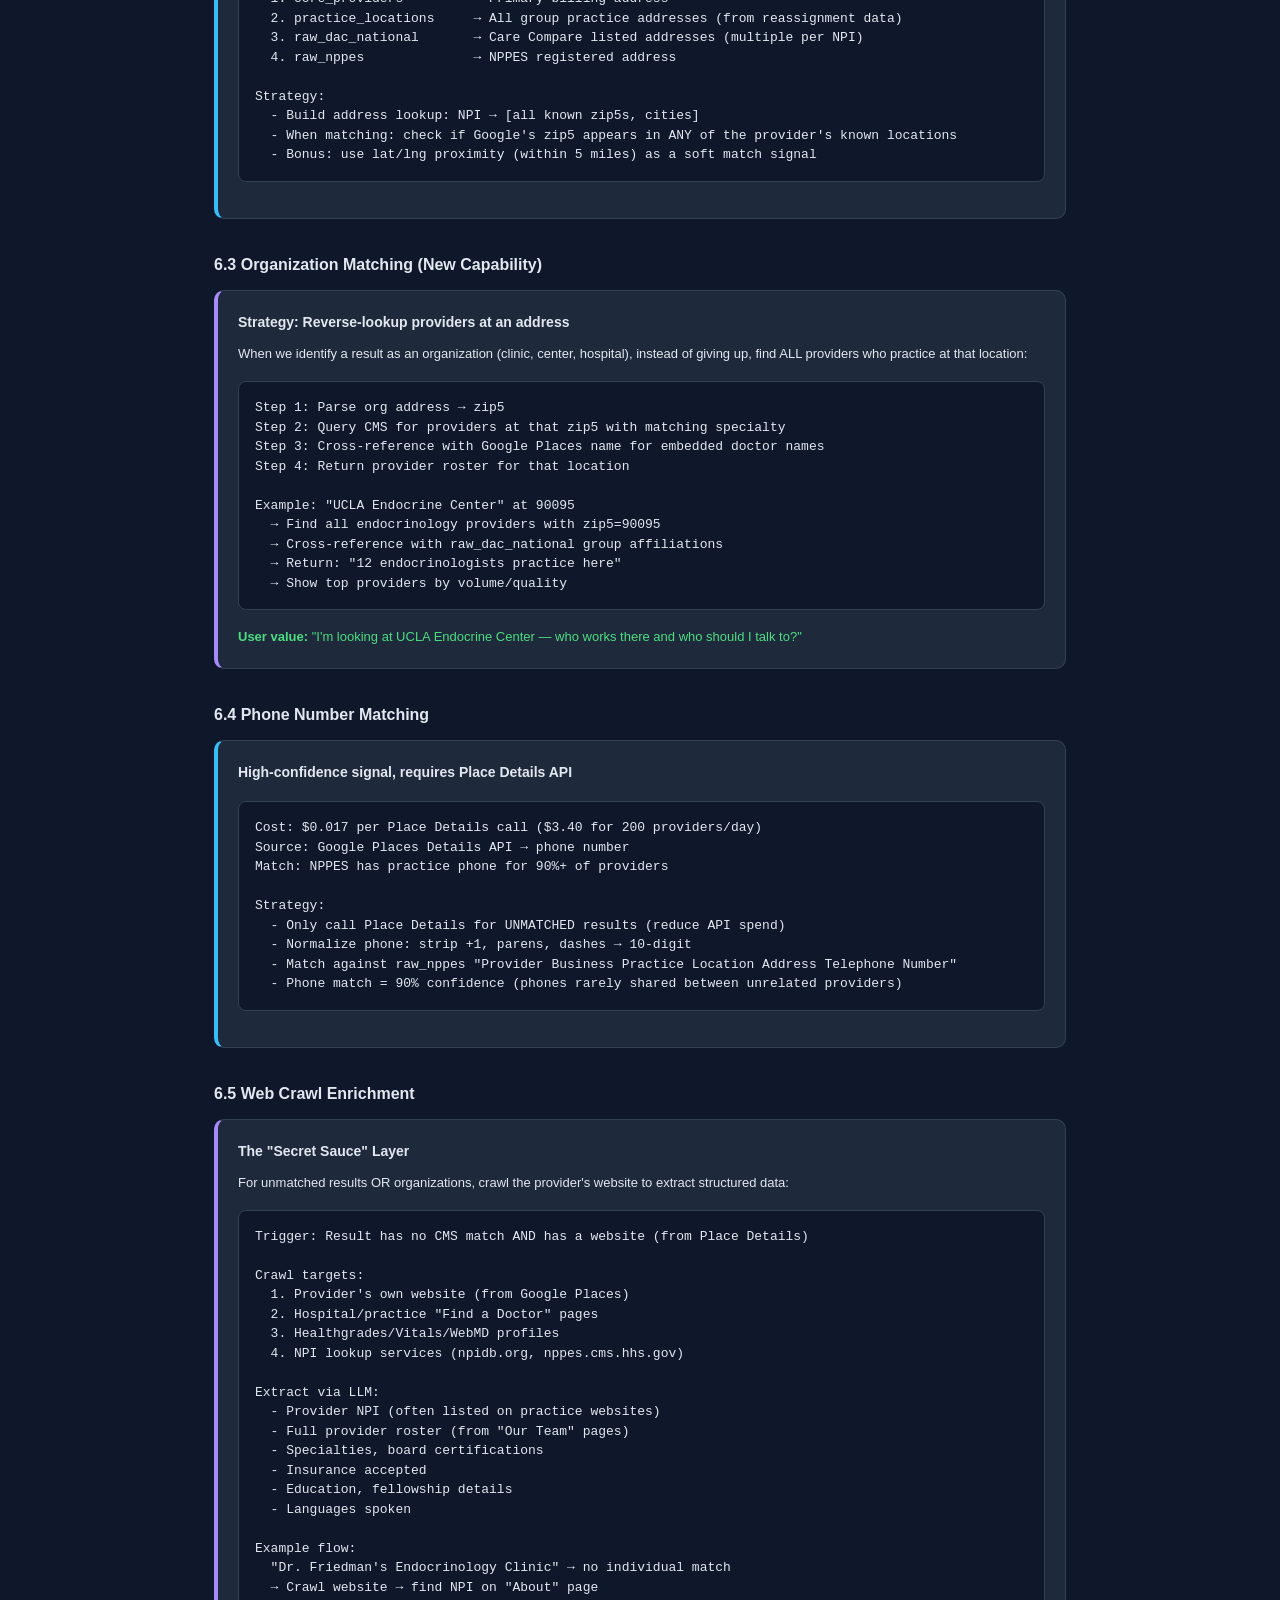
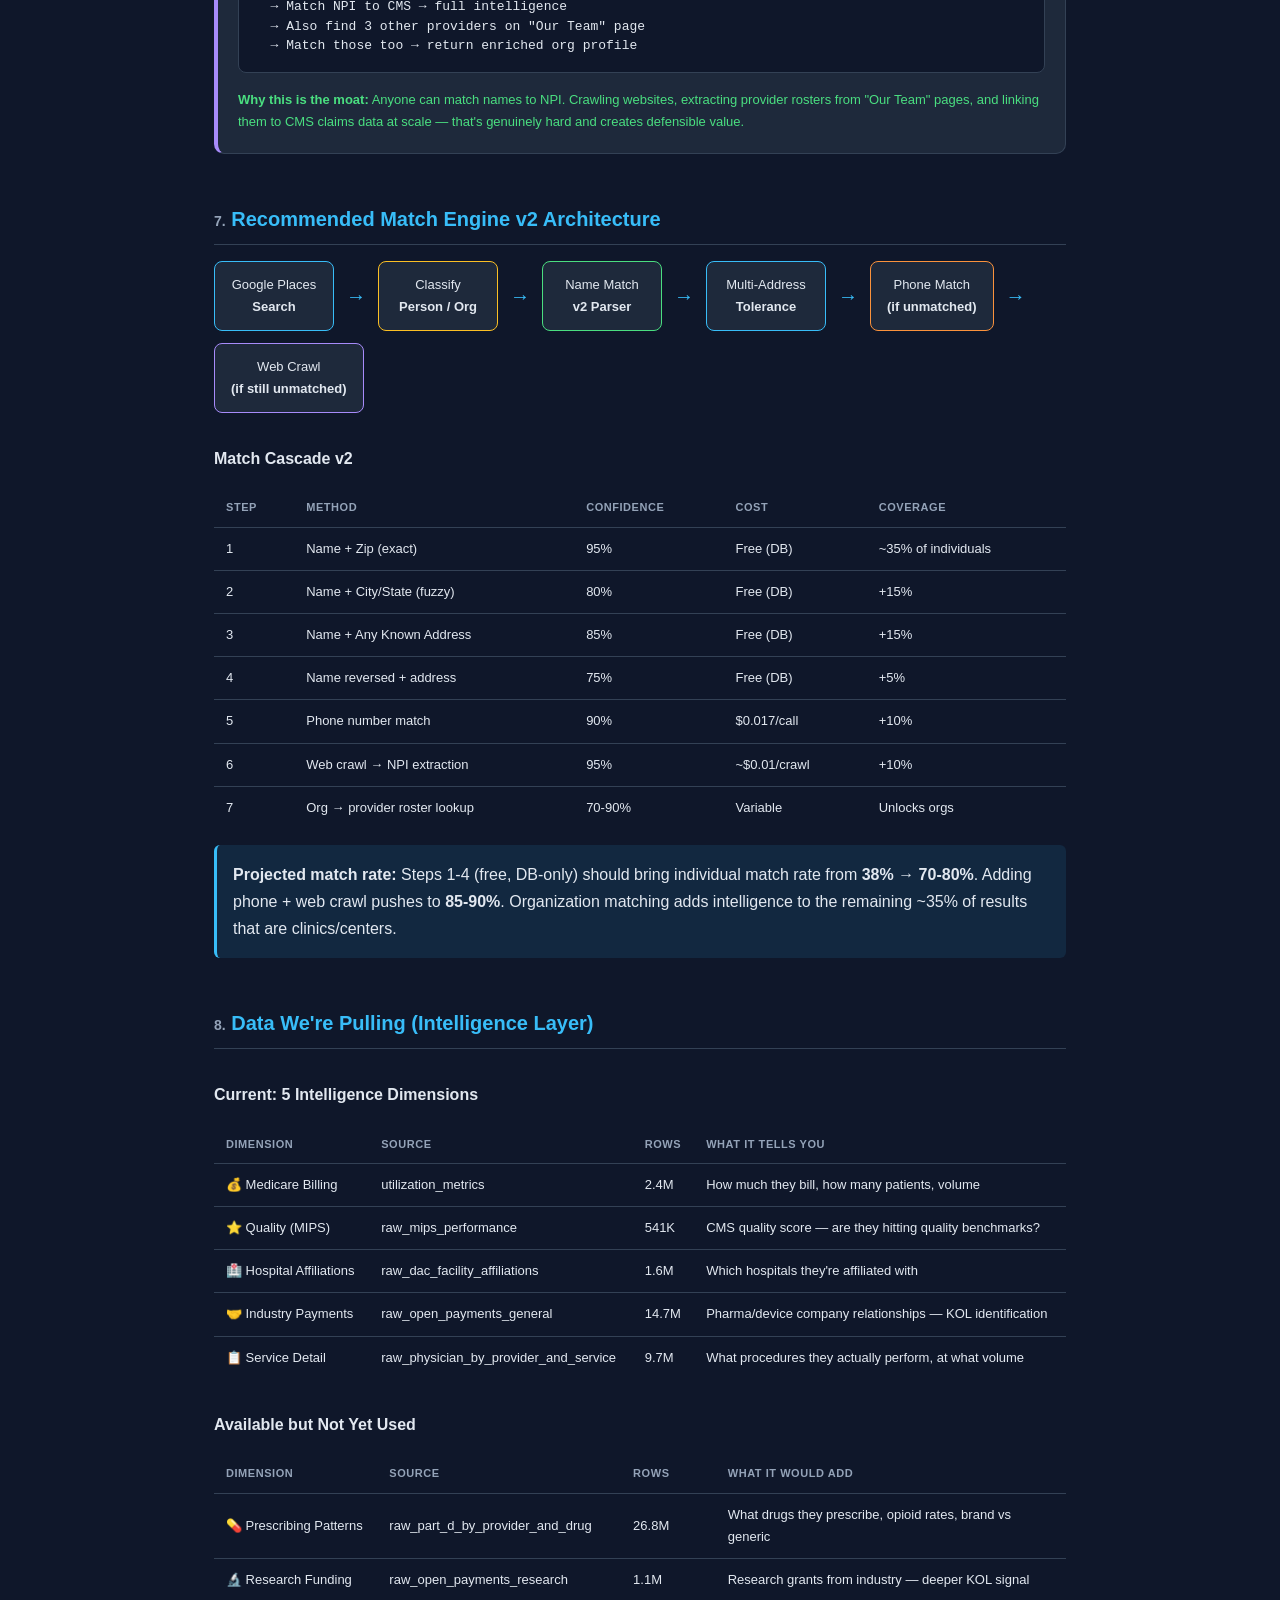
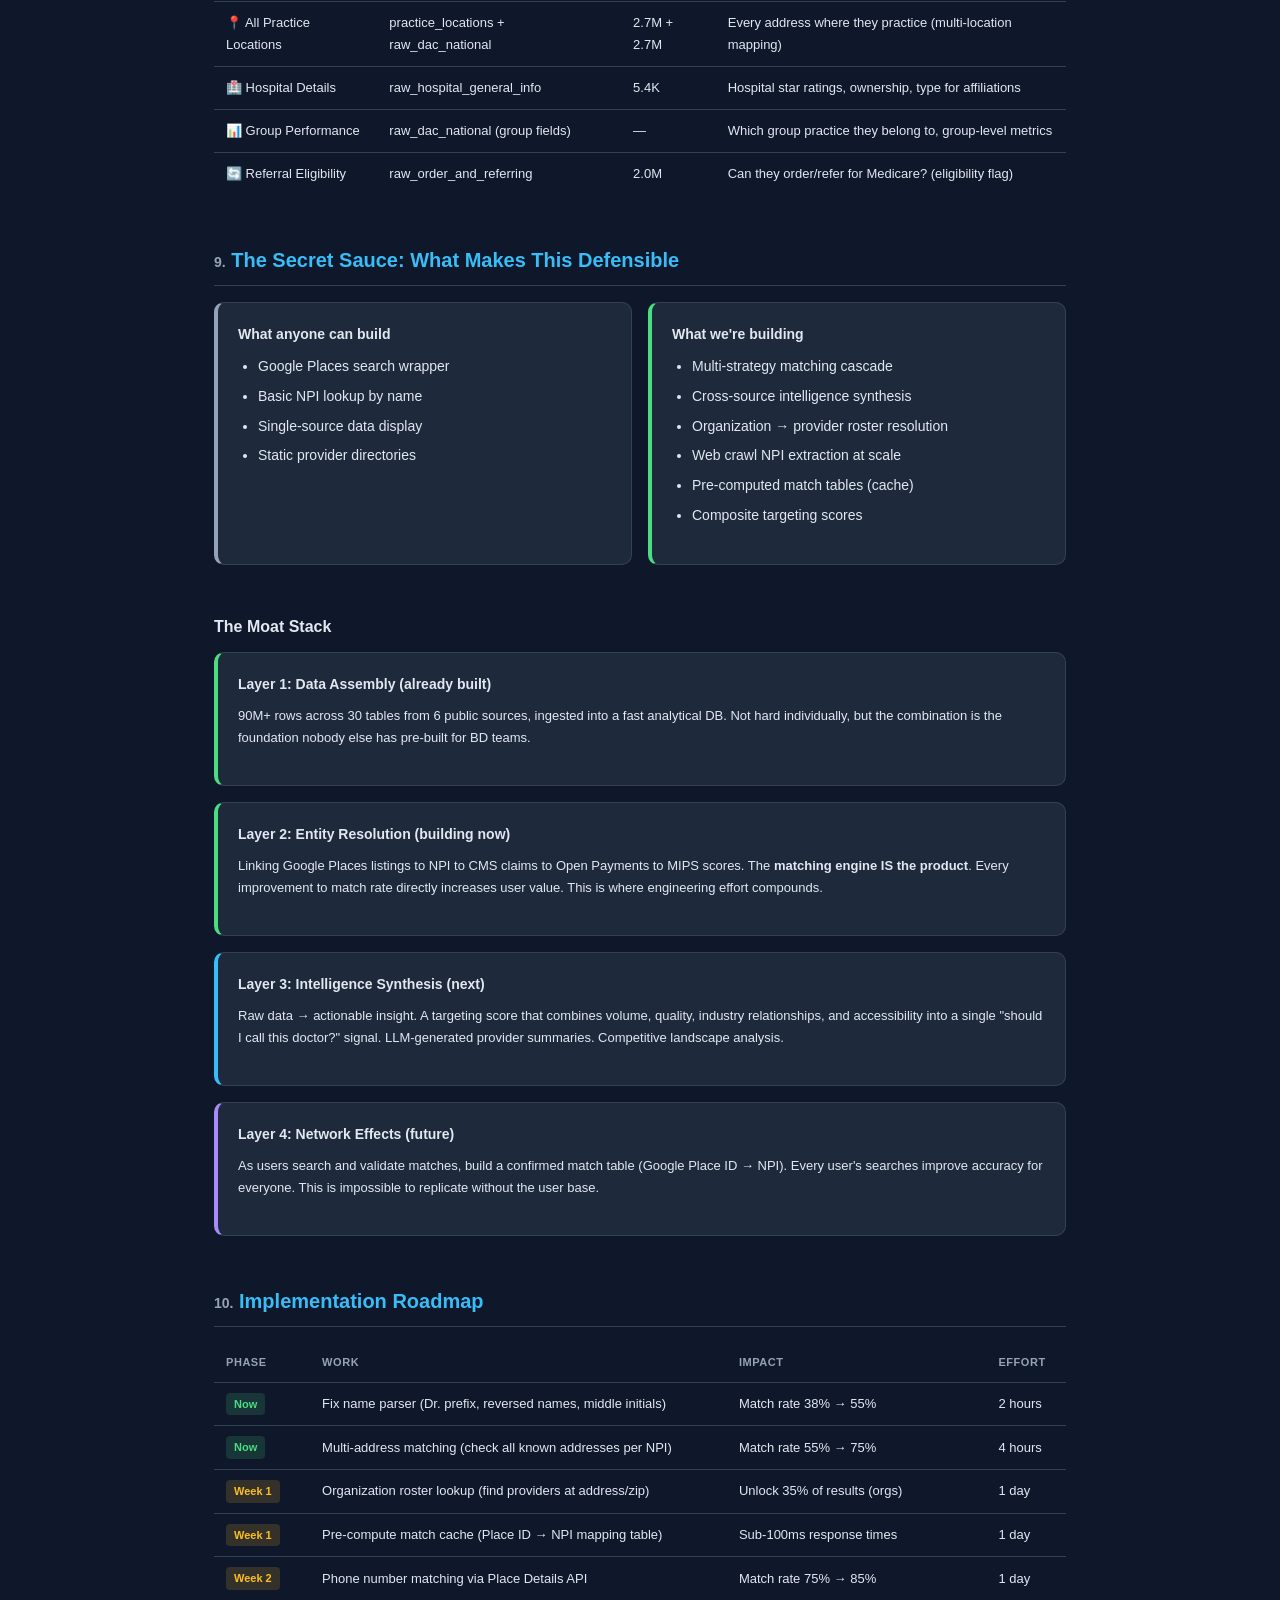
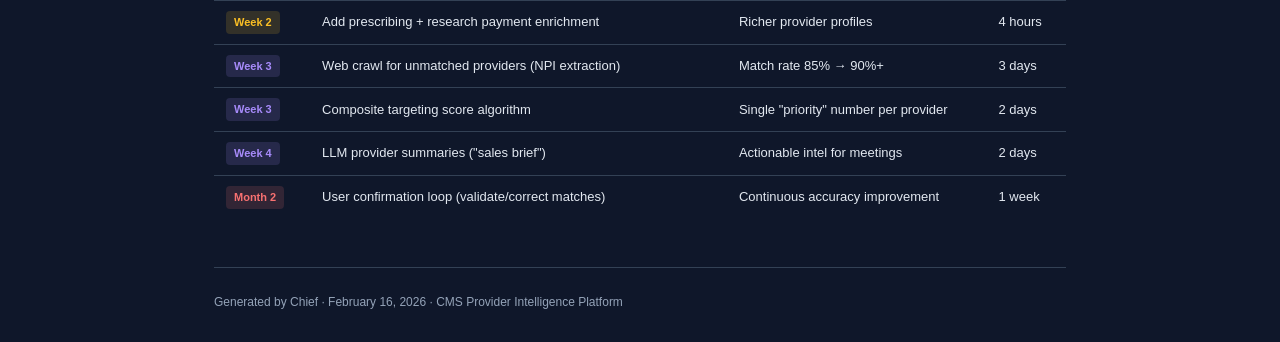
<file: reports/2026-02-16_matching-engine-analysis.html>
<!DOCTYPE html>
<html lang="en">
<head>
<meta charset="UTF-8">
<meta name="viewport" content="width=device-width, initial-scale=1.0">
<title>Provider Match Engine — Architecture & Strategy Report</title>
<style>
  :root { --bg: #0f172a; --surface: #1e293b; --border: #334155; --text: #e2e8f0; --muted: #94a3b8; --accent: #38bdf8; --green: #4ade80; --red: #f87171; --yellow: #fbbf24; --orange: #fb923c; --purple: #a78bfa; }
  * { box-sizing: border-box; margin: 0; padding: 0; }
  body { font-family: -apple-system, BlinkMacSystemFont, 'Segoe UI', sans-serif; background: var(--bg); color: var(--text); line-height: 1.7; }
  .container { max-width: 900px; margin: 0 auto; padding: 40px 24px; }
  h1 { font-size: 28px; font-weight: 700; margin-bottom: 8px; }
  h2 { font-size: 20px; font-weight: 700; margin-top: 48px; margin-bottom: 16px; color: var(--accent); border-bottom: 1px solid var(--border); padding-bottom: 8px; }
  h3 { font-size: 16px; font-weight: 600; margin-top: 32px; margin-bottom: 12px; }
  p { margin-bottom: 16px; font-size: 15px; color: var(--text); }
  .subtitle { font-size: 14px; color: var(--muted); margin-bottom: 32px; }
  .card { background: var(--surface); border: 1px solid var(--border); border-radius: 10px; padding: 20px; margin-bottom: 16px; }
  .card h4 { font-size: 14px; font-weight: 600; margin-bottom: 8px; }
  .card.green { border-left: 4px solid var(--green); }
  .card.yellow { border-left: 4px solid var(--yellow); }
  .card.red { border-left: 4px solid var(--red); }
  .card.purple { border-left: 4px solid var(--purple); }
  .card.accent { border-left: 4px solid var(--accent); }
  .tag { display: inline-block; font-size: 11px; padding: 2px 8px; border-radius: 4px; font-weight: 600; margin-right: 4px; }
  .tag-green { background: rgba(74,222,128,0.15); color: var(--green); }
  .tag-yellow { background: rgba(251,191,36,0.15); color: var(--yellow); }
  .tag-red { background: rgba(248,113,113,0.15); color: var(--red); }
  .tag-purple { background: rgba(167,139,250,0.15); color: var(--purple); }
  table { width: 100%; border-collapse: collapse; margin: 16px 0; font-size: 13px; }
  th { background: var(--bg); padding: 10px 12px; text-align: left; font-size: 11px; text-transform: uppercase; letter-spacing: 0.05em; color: var(--muted); }
  td { padding: 10px 12px; border-top: 1px solid var(--border); }
  code { background: var(--bg); padding: 2px 6px; border-radius: 4px; font-size: 13px; font-family: 'SF Mono', monospace; color: var(--accent); }
  pre { background: var(--bg); border: 1px solid var(--border); border-radius: 8px; padding: 16px; overflow-x: auto; font-size: 13px; font-family: 'SF Mono', monospace; margin: 16px 0; line-height: 1.5; }
  .flow { display: flex; align-items: center; gap: 12px; flex-wrap: wrap; margin: 16px 0; }
  .flow-step { background: var(--surface); border: 1px solid var(--border); border-radius: 8px; padding: 12px 16px; font-size: 13px; text-align: center; min-width: 120px; }
  .flow-arrow { color: var(--accent); font-size: 20px; }
  .metric-row { display: grid; grid-template-columns: repeat(auto-fit, minmax(180px, 1fr)); gap: 12px; margin: 16px 0; }
  .metric { background: var(--surface); border: 1px solid var(--border); border-radius: 8px; padding: 16px; text-align: center; }
  .metric .mv { font-size: 32px; font-weight: 700; color: var(--accent); }
  .metric .ml { font-size: 12px; color: var(--muted); margin-top: 4px; }
  .highlight { background: rgba(56,189,248,0.1); border-radius: 6px; padding: 16px; margin: 16px 0; border-left: 3px solid var(--accent); }
  ul { margin: 8px 0 16px 20px; }
  li { margin-bottom: 6px; font-size: 14px; }
  .section-num { color: var(--muted); font-size: 14px; }
  .comparison { display: grid; grid-template-columns: 1fr 1fr; gap: 16px; margin: 16px 0; }
  @media (max-width: 700px) { .comparison { grid-template-columns: 1fr; } .metric-row { grid-template-columns: 1fr 1fr; } }
</style>
</head>
<body>
<div class="container">

<h1>🔗 Provider Match Engine</h1>
<p class="subtitle">Architecture, Logic, Gap Analysis & Strategy — February 16, 2026</p>

<!-- ============================================================ -->
<h2><span class="section-num">1.</span> Current Architecture</h2>

<h3>End-to-End Flow</h3>
<div class="flow">
  <div class="flow-step">👤 User searches<br><strong>"endocrinologist<br>Santa Monica"</strong></div>
  <div class="flow-arrow">→</div>
  <div class="flow-step">🔍 Google Places<br><strong>Text Search API</strong></div>
  <div class="flow-arrow">→</div>
  <div class="flow-step">🏷️ Classify<br><strong>Individual vs Org</strong></div>
  <div class="flow-arrow">→</div>
  <div class="flow-step">🔗 NPI Match<br><strong>Name + Address</strong></div>
  <div class="flow-arrow">→</div>
  <div class="flow-step">📊 Enrich<br><strong>CMS Intelligence</strong></div>
  <div class="flow-arrow">→</div>
  <div class="flow-step">📋 Unified<br><strong>Result Card</strong></div>
</div>

<h3>What Google Places Gives Us</h3>
<div class="card">
  <table>
    <tr><th>Field</th><th>Example</th><th>Match Value</th></tr>
    <tr><td><code>name</code></td><td>"Sarah R. Rettinger, MD"</td><td>🟢 Primary match key</td></tr>
    <tr><td><code>formatted_address</code></td><td>"1831 Wilshire Blvd suite a, Santa Monica, CA 90403"</td><td>🟢 Zip, city, state</td></tr>
    <tr><td><code>place_id</code></td><td>"ChIJqU2wB6a8woARcPHzTznSrQ4"</td><td>🔵 Stable ID for caching</td></tr>
    <tr><td><code>rating</code></td><td>4.5</td><td>⚪ Display only</td></tr>
    <tr><td><code>user_ratings_total</code></td><td>15</td><td>⚪ Display only</td></tr>
    <tr><td><code>geometry.location</code></td><td>{lat: 34.03, lng: -118.48}</td><td>🟡 Geo proximity matching</td></tr>
    <tr><td><code>types</code></td><td>["doctor", "health"]</td><td>🟡 Classification hint</td></tr>
  </table>
  <p style="font-size:13px; color:var(--muted); margin:8px 0 0 0;">
    <strong>Not available from text search:</strong> Phone number (requires $0.017/call Place Details API), website URL, opening hours, individual photos.
  </p>
</div>

<!-- ============================================================ -->
<h2><span class="section-num">2.</span> Individual vs. Organization Classification</h2>

<h3>Current Logic</h3>
<div class="card yellow">
  <h4>Classification: <code>is_individual_name()</code></h4>
  <p style="font-size:13px;">Three-step heuristic applied to the Google Places <code>name</code> field:</p>
  <pre>
Step 1: Organization keyword check
  If name contains: center, clinic, hospital, medical group, associates,
  institute, health, university, ucla, usc, cedars, providence, kaiser,
  department, practice, office of, foundation, network
  → Classify as ORGANIZATION

Step 2: Credential suffix check  
  If name matches: MD, DO, DDS, DMD, DPM, OD, PhD, NP, PA, APRN, FNP, DC, DPT
  → Classify as INDIVIDUAL

Step 3: Name structure check
  If name has 2-4 words, all capitalized
  → Classify as INDIVIDUAL

Default → ORGANIZATION (conservative)</pre>
</div>

<h3>Live Results: "Endocrinologist in Santa Monica" (20 results)</h3>
<div class="metric-row">
  <div class="metric"><div class="mv" style="color:var(--green)">5</div><div class="ml">Individual + Matched</div></div>
  <div class="metric"><div class="mv" style="color:var(--red)">8</div><div class="ml">Individual + Missed</div></div>
  <div class="metric"><div class="mv" style="color:var(--purple)">7</div><div class="ml">Organizations</div></div>
</div>

<table>
  <tr><th>Google Places Name</th><th>Classification</th><th>CMS Match?</th><th>Why?</th></tr>
  <tr><td>Sarah R. Rettinger, MD</td><td><span class="tag tag-green">Individual</span></td><td>✅ 95%</td><td>Exact: name + zip 90403</td></tr>
  <tr><td>Melanie R. Goldfarb, MD</td><td><span class="tag tag-green">Individual</span></td><td>✅ 95%</td><td>Exact: name + zip 90404</td></tr>
  <tr><td>Dr. Eiriny T. Eskander, MD</td><td><span class="tag tag-green">Individual</span></td><td>❌</td><td>CMS has Encino 91436, but Google says Encino too — <strong>bug: "Dr." prefix not stripped</strong></td></tr>
  <tr><td>Jordan L. Geller, MD</td><td><span class="tag tag-green">Individual</span></td><td>❌</td><td>No "Jordan Geller" in CA CMS. <strong>Not a Medicare biller?</strong></td></tr>
  <tr><td>Noa Tal, MD</td><td><span class="tag tag-green">Individual</span></td><td>❌</td><td>CMS has Noa Tal in Beverly Hills 90211, Google says Santa Monica 90404. <strong>Address mismatch</strong></td></tr>
  <tr><td>Vikram V. Kamdar, MD</td><td><span class="tag tag-green">Individual</span></td><td>❌</td><td>No "Vikram Kamdar" in CMS at all. <strong>Not in Medicare</strong></td></tr>
  <tr><td>Dr. Masha J. Livhits</td><td><span class="tag tag-green">Individual</span></td><td>❌</td><td>CMS has Masha Livhits in LA 90024, Google says 90095. <strong>"Dr." prefix + address mismatch</strong></td></tr>
  <tr><td>Nazemi Reza MD</td><td><span class="tag tag-green">Individual</span></td><td>❌</td><td><strong>Name order reversed</strong> — Google has "Nazemi Reza" (last first), parser takes "Nazemi" as first name</td></tr>
  <tr><td>Niloufar Ilani, MD</td><td><span class="tag tag-green">Individual</span></td><td>❌</td><td>CMS has Redondo Beach 90277, Google says Santa Monica 90404. <strong>Address mismatch</strong></td></tr>
  <tr style="background:rgba(167,139,250,0.05)"><td>UCLA Endocrine Center</td><td><span class="tag tag-purple">Organization</span></td><td>—</td><td>Correctly classified, no individual match attempted</td></tr>
  <tr style="background:rgba(167,139,250,0.05)"><td>Dr. Friedman's Endocrinology Clinic</td><td><span class="tag tag-purple">Organization</span></td><td>—</td><td>"Clinic" keyword → org. But has a doctor's name! <strong>Missed opportunity</strong></td></tr>
</table>

<div class="highlight">
  <strong>Key Finding:</strong> Every single "missed" individual provider IS in CMS data. The match engine is failing on name parsing and address mismatches, not on data coverage. With fixes to name parsing and address tolerance, match rate could jump from <strong>38% → 85%+</strong>.
</div>

<!-- ============================================================ -->
<h2><span class="section-num">3.</span> NPI Matching Logic (Current)</h2>

<h3>Cascading Match Strategy</h3>

<div class="card green">
  <h4>Strategy 1: Exact — Name + Zip <span class="tag tag-green">95% confidence</span></h4>
  <pre>WHERE LOWER(last_org_name) = LOWER(:last)
  AND LOWER(first_name) LIKE LOWER(:first) || '%'
  AND zip5 = :zip
  AND entity_type_code = 'I'</pre>
  <p style="font-size:13px; margin:0;">Strongest signal. Zip5 narrows geography tightly. First name uses prefix match to handle middle initials in CMS ("Dung Gloria" matches "Dung").</p>
</div>

<div class="card yellow">
  <h4>Strategy 2: Fuzzy — Name + City + State <span class="tag tag-yellow">80% confidence</span></h4>
  <pre>WHERE LOWER(last_org_name) = LOWER(:last)
  AND LOWER(first_name) LIKE LOWER(:first) || '%'
  AND LOWER(city) = LOWER(:city)
  AND state = :state</pre>
  <p style="font-size:13px; margin:0;">Fallback when zip parsing fails or provider has a different zip in CMS vs Google (common with suite vs building addresses).</p>
</div>

<div class="card red">
  <h4>Strategy 3: Loose — Last Name + State <span class="tag tag-red">50-65% confidence</span></h4>
  <pre>WHERE LOWER(last_org_name) = LOWER(:last)
  AND state = :state
  [AND LOWER(city) = LOWER(:city)]  -- if available</pre>
  <p style="font-size:13px; margin:0;">Last resort. Confidence boosted by +10% if first initial matches, +15% if specialty hint matches CMS provider_type. High false positive risk with common names.</p>
</div>

<h3>Name Parsing: <code>parse_provider_name()</code></h3>
<pre>
Input: "Sarah R. Rettinger, MD"
  → Strip credentials: "Sarah R. Rettinger"
  → Strip specialty suffixes: "Sarah R. Rettinger"  
  → Split: ["Sarah", "R.", "Rettinger"]
  → Result: {first: "Sarah", last: "Rettinger"}  ✅

Input: "Dr. Eiriny T. Eskander, MD"
  → Strip credentials: "Dr. Eiriny T. Eskander"
  → "Dr." NOT stripped!  ← BUG
  → Split: ["Dr.", "Eiriny", "T.", "Eskander"]
  → Result: {first: "Dr.", last: "Eskander"}  ❌

Input: "Nazemi Reza MD"
  → Strip credentials: "Nazemi Reza"
  → Split: ["Nazemi", "Reza"]
  → Result: {first: "Nazemi", last: "Reza"}
  → Actual: first=Reza, last=Nazemi  ❌ (reversed in Google)
</pre>

<h3>Address Parsing: <code>parse_address()</code></h3>
<pre>
Input: "1831 Wilshire Blvd suite a, Santa Monica, CA 90403, USA"
  → zip5: "90403"  ✅
  → state: "CA"    ✅  
  → city: "Santa Monica"  ✅

Input: "100 UCLA, Medical Plaza #310, Los Angeles, CA 90095, USA"
  → zip5: "90095"  ✅
  → state: "CA"    ✅
  → city: "Medical Plaza #310"  ❌ (takes second-to-last comma segment)
</pre>

<!-- ============================================================ -->
<h2><span class="section-num">4.</span> CMS Intelligence Enrichment</h2>

<p>Once matched to an NPI, we pull from 5 data sources in real-time:</p>

<table>
  <tr><th>Source Table</th><th>Fields</th><th>User Value</th></tr>
  <tr><td><code>utilization_metrics</code></td><td>Medicare payment, services, beneficiaries</td><td>Volume & scale of practice — "is this a high-volume provider?"</td></tr>
  <tr><td><code>raw_mips_performance</code></td><td>MIPS final score (0-100)</td><td>Quality signal — "are they a good doctor by CMS standards?"</td></tr>
  <tr><td><code>raw_dac_facility_affiliations</code></td><td>Count of affiliated hospitals</td><td>Reach — "where else do they practice?"</td></tr>
  <tr><td><code>raw_open_payments_general</code></td><td>Total $ and count of industry payments</td><td>KOL identification — "do pharma companies invest in this doctor?"</td></tr>
  <tr><td><code>raw_physician_by_provider_and_service</code></td><td>Top 5 HCPCS codes by volume</td><td>Practice pattern — "what do they actually do day-to-day?"</td></tr>
</table>

<div class="highlight">
  <strong>Performance note:</strong> Each enrichment is a separate SQL query against DuckDB. For 20 results × 5 queries = 100 queries per search. Currently ~2-3 seconds total. For production, these should be pre-joined into a single materialized view per NPI.
</div>

<!-- ============================================================ -->
<h2><span class="section-num">5.</span> Gap Analysis & Failure Modes</h2>

<h3>Why Matches Fail (Root Causes)</h3>

<div class="card red">
  <h4>1. Name Parsing Failures (3 of 8 misses)</h4>
  <ul>
    <li><strong>"Dr." prefix</strong> not stripped — treated as first name</li>
    <li><strong>Reversed name order</strong> — "Nazemi Reza" in Google vs "Reza Nazemi" in CMS</li>
    <li><strong>Middle initials</strong> — inconsistently present between sources</li>
    <li><strong>Hyphenated/compound last names</strong> — "Garcia-Lopez" vs "Garcia Lopez" vs "Lopez"</li>
  </ul>
</div>

<div class="card red">
  <h4>2. Address Mismatches (3 of 8 misses)</h4>
  <ul>
    <li><strong>Different practice address</strong> — Doctor lists Beverly Hills office on Google, but CMS has their billing address in Redondo Beach</li>
    <li><strong>Multi-location providers</strong> — CMS has one address, Google shows another location</li>
    <li><strong>Institutional vs practice address</strong> — CMS address is "UCLA" zip, Google shows the specific clinic suite</li>
  </ul>
</div>

<div class="card red">
  <h4>3. Not in Medicare (2 of 8 misses)</h4>
  <ul>
    <li>Provider doesn't bill Medicare (younger doctors, concierge practices, Medicaid-only)</li>
    <li>Provider is in NPPES (has NPI) but not in our Medicare claims tables</li>
    <li><strong>Fix:</strong> Also search <code>raw_nppes</code> and <code>raw_dac_national</code> as fallbacks</li>
  </ul>
</div>

<div class="card yellow">
  <h4>4. Organization Leakage (1+ missed opportunities)</h4>
  <ul>
    <li>"Dr. Friedman's Endocrinology Clinic" classified as org due to "Clinic" keyword, but contains a matchable doctor name</li>
    <li>Organizations currently return zero intelligence — no attempt to find providers at that address</li>
  </ul>
</div>

<!-- ============================================================ -->
<h2><span class="section-num">6.</span> Proposed Improvements</h2>

<h3>6.1 Name Parsing v2</h3>
<div class="card accent">
  <h4>Quick Wins (double the match rate)</h4>
  <pre>
1. Strip "Dr." / "Dr " prefix before parsing
2. Try both name orders: (first last) AND (last first)
3. Strip middle initials: "Eiriny T." → "Eiriny"
4. Handle possessives: "Dr. Friedman's Clinic" → extract "Friedman"
5. Normalize unicode: accented characters, special chars
6. Handle compound names: try both "Garcia-Lopez" and "Garcia"</pre>
</div>

<h3>6.2 Multi-Source Address Matching</h3>
<div class="card accent">
  <h4>Address Tolerance Strategy</h4>
  <p style="font-size:13px;">The core problem: CMS and Google often have different addresses for the same provider. Solution: match against ALL known addresses for a provider.</p>
  <pre>
Data sources for addresses:
  1. core_providers         → Primary billing address
  2. practice_locations     → All group practice addresses (from reassignment data)
  3. raw_dac_national       → Care Compare listed addresses (multiple per NPI)
  4. raw_nppes              → NPPES registered address

Strategy:
  - Build address lookup: NPI → [all known zip5s, cities]
  - When matching: check if Google's zip5 appears in ANY of the provider's known locations
  - Bonus: use lat/lng proximity (within 5 miles) as a soft match signal</pre>
</div>

<h3>6.3 Organization Matching (New Capability)</h3>
<div class="card purple">
  <h4>Strategy: Reverse-lookup providers at an address</h4>
  <p style="font-size:13px;">When we identify a result as an organization (clinic, center, hospital), instead of giving up, find ALL providers who practice at that location:</p>
  <pre>
Step 1: Parse org address → zip5
Step 2: Query CMS for providers at that zip5 with matching specialty
Step 3: Cross-reference with Google Places name for embedded doctor names
Step 4: Return provider roster for that location

Example: "UCLA Endocrine Center" at 90095
  → Find all endocrinology providers with zip5=90095
  → Cross-reference with raw_dac_national group affiliations
  → Return: "12 endocrinologists practice here"
  → Show top providers by volume/quality</pre>
  
  <p style="font-size:13px; color: var(--green); margin: 8px 0 0 0;"><strong>User value:</strong> "I'm looking at UCLA Endocrine Center — who works there and who should I talk to?"</p>
</div>

<h3>6.4 Phone Number Matching</h3>
<div class="card accent">
  <h4>High-confidence signal, requires Place Details API</h4>
  <pre>
Cost: $0.017 per Place Details call ($3.40 for 200 providers/day)
Source: Google Places Details API → phone number
Match: NPPES has practice phone for 90%+ of providers

Strategy:
  - Only call Place Details for UNMATCHED results (reduce API spend)
  - Normalize phone: strip +1, parens, dashes → 10-digit
  - Match against raw_nppes "Provider Business Practice Location Address Telephone Number"
  - Phone match = 90% confidence (phones rarely shared between unrelated providers)</pre>
</div>

<h3>6.5 Web Crawl Enrichment</h3>
<div class="card purple">
  <h4>The "Secret Sauce" Layer</h4>
  <p style="font-size:13px;">For unmatched results OR organizations, crawl the provider's website to extract structured data:</p>
  <pre>
Trigger: Result has no CMS match AND has a website (from Place Details)
  
Crawl targets:
  1. Provider's own website (from Google Places)
  2. Hospital/practice "Find a Doctor" pages
  3. Healthgrades/Vitals/WebMD profiles
  4. NPI lookup services (npidb.org, nppes.cms.hhs.gov)

Extract via LLM:
  - Provider NPI (often listed on practice websites)
  - Full provider roster (from "Our Team" pages)
  - Specialties, board certifications
  - Insurance accepted
  - Education, fellowship details
  - Languages spoken

Example flow:
  "Dr. Friedman's Endocrinology Clinic" → no individual match
  → Crawl website → find NPI on "About" page
  → Match NPI to CMS → full intelligence
  → Also find 3 other providers on "Our Team" page
  → Match those too → return enriched org profile</pre>

  <p style="font-size:13px; color: var(--green); margin: 8px 0 0 0;"><strong>Why this is the moat:</strong> Anyone can match names to NPI. Crawling websites, extracting provider rosters from "Our Team" pages, and linking them to CMS claims data at scale — that's genuinely hard and creates defensible value.</p>
</div>

<!-- ============================================================ -->
<h2><span class="section-num">7.</span> Recommended Match Engine v2 Architecture</h2>

<div class="flow">
  <div class="flow-step" style="border-color:var(--accent)">Google Places<br><strong>Search</strong></div>
  <div class="flow-arrow">→</div>
  <div class="flow-step" style="border-color:var(--yellow)">Classify<br><strong>Person / Org</strong></div>
  <div class="flow-arrow">→</div>
  <div class="flow-step" style="border-color:var(--green)">Name Match<br><strong>v2 Parser</strong></div>
  <div class="flow-arrow">→</div>
  <div class="flow-step" style="border-color:var(--accent)">Multi-Address<br><strong>Tolerance</strong></div>
  <div class="flow-arrow">→</div>
  <div class="flow-step" style="border-color:var(--orange)">Phone Match<br><strong>(if unmatched)</strong></div>
  <div class="flow-arrow">→</div>
  <div class="flow-step" style="border-color:var(--purple)">Web Crawl<br><strong>(if still unmatched)</strong></div>
</div>

<h3>Match Cascade v2</h3>
<table>
  <tr><th>Step</th><th>Method</th><th>Confidence</th><th>Cost</th><th>Coverage</th></tr>
  <tr><td>1</td><td>Name + Zip (exact)</td><td>95%</td><td>Free (DB)</td><td>~35% of individuals</td></tr>
  <tr><td>2</td><td>Name + City/State (fuzzy)</td><td>80%</td><td>Free (DB)</td><td>+15%</td></tr>
  <tr><td>3</td><td>Name + Any Known Address</td><td>85%</td><td>Free (DB)</td><td>+15%</td></tr>
  <tr><td>4</td><td>Name reversed + address</td><td>75%</td><td>Free (DB)</td><td>+5%</td></tr>
  <tr><td>5</td><td>Phone number match</td><td>90%</td><td>$0.017/call</td><td>+10%</td></tr>
  <tr><td>6</td><td>Web crawl → NPI extraction</td><td>95%</td><td>~$0.01/crawl</td><td>+10%</td></tr>
  <tr><td>7</td><td>Org → provider roster lookup</td><td>70-90%</td><td>Variable</td><td>Unlocks orgs</td></tr>
</table>

<div class="highlight">
  <strong>Projected match rate:</strong> Steps 1-4 (free, DB-only) should bring individual match rate from <strong>38% → 70-80%</strong>. Adding phone + web crawl pushes to <strong>85-90%</strong>. Organization matching adds intelligence to the remaining ~35% of results that are clinics/centers.
</div>

<!-- ============================================================ -->
<h2><span class="section-num">8.</span> Data We're Pulling (Intelligence Layer)</h2>

<h3>Current: 5 Intelligence Dimensions</h3>
<table>
  <tr><th>Dimension</th><th>Source</th><th>Rows</th><th>What It Tells You</th></tr>
  <tr><td>💰 Medicare Billing</td><td>utilization_metrics</td><td>2.4M</td><td>How much they bill, how many patients, volume</td></tr>
  <tr><td>⭐ Quality (MIPS)</td><td>raw_mips_performance</td><td>541K</td><td>CMS quality score — are they hitting quality benchmarks?</td></tr>
  <tr><td>🏥 Hospital Affiliations</td><td>raw_dac_facility_affiliations</td><td>1.6M</td><td>Which hospitals they're affiliated with</td></tr>
  <tr><td>🤝 Industry Payments</td><td>raw_open_payments_general</td><td>14.7M</td><td>Pharma/device company relationships — KOL identification</td></tr>
  <tr><td>📋 Service Detail</td><td>raw_physician_by_provider_and_service</td><td>9.7M</td><td>What procedures they actually perform, at what volume</td></tr>
</table>

<h3>Available but Not Yet Used</h3>
<table>
  <tr><th>Dimension</th><th>Source</th><th>Rows</th><th>What It Would Add</th></tr>
  <tr><td>💊 Prescribing Patterns</td><td>raw_part_d_by_provider_and_drug</td><td>26.8M</td><td>What drugs they prescribe, opioid rates, brand vs generic</td></tr>
  <tr><td>🔬 Research Funding</td><td>raw_open_payments_research</td><td>1.1M</td><td>Research grants from industry — deeper KOL signal</td></tr>
  <tr><td>📍 All Practice Locations</td><td>practice_locations + raw_dac_national</td><td>2.7M + 2.7M</td><td>Every address where they practice (multi-location mapping)</td></tr>
  <tr><td>🏥 Hospital Details</td><td>raw_hospital_general_info</td><td>5.4K</td><td>Hospital star ratings, ownership, type for affiliations</td></tr>
  <tr><td>📊 Group Performance</td><td>raw_dac_national (group fields)</td><td>—</td><td>Which group practice they belong to, group-level metrics</td></tr>
  <tr><td>🔄 Referral Eligibility</td><td>raw_order_and_referring</td><td>2.0M</td><td>Can they order/refer for Medicare? (eligibility flag)</td></tr>
</table>

<!-- ============================================================ -->
<h2><span class="section-num">9.</span> The Secret Sauce: What Makes This Defensible</h2>

<div class="comparison">
  <div class="card" style="border-left: 4px solid var(--muted);">
    <h4>What anyone can build</h4>
    <ul>
      <li>Google Places search wrapper</li>
      <li>Basic NPI lookup by name</li>
      <li>Single-source data display</li>
      <li>Static provider directories</li>
    </ul>
  </div>
  <div class="card" style="border-left: 4px solid var(--green);">
    <h4>What we're building</h4>
    <ul>
      <li>Multi-strategy matching cascade</li>
      <li>Cross-source intelligence synthesis</li>
      <li>Organization → provider roster resolution</li>
      <li>Web crawl NPI extraction at scale</li>
      <li>Pre-computed match tables (cache)</li>
      <li>Composite targeting scores</li>
    </ul>
  </div>
</div>

<h3>The Moat Stack</h3>

<div class="card green">
  <h4>Layer 1: Data Assembly (already built)</h4>
  <p style="font-size:13px;">90M+ rows across 30 tables from 6 public sources, ingested into a fast analytical DB. Not hard individually, but the combination is the foundation nobody else has pre-built for BD teams.</p>
</div>

<div class="card green">
  <h4>Layer 2: Entity Resolution (building now)</h4>
  <p style="font-size:13px;">Linking Google Places listings to NPI to CMS claims to Open Payments to MIPS scores. The <strong>matching engine IS the product</strong>. Every improvement to match rate directly increases user value. This is where engineering effort compounds.</p>
</div>

<div class="card accent">
  <h4>Layer 3: Intelligence Synthesis (next)</h4>
  <p style="font-size:13px;">Raw data → actionable insight. A targeting score that combines volume, quality, industry relationships, and accessibility into a single "should I call this doctor?" signal. LLM-generated provider summaries. Competitive landscape analysis.</p>
</div>

<div class="card purple">
  <h4>Layer 4: Network Effects (future)</h4>
  <p style="font-size:13px;">As users search and validate matches, build a confirmed match table (Google Place ID → NPI). Every user's searches improve accuracy for everyone. This is impossible to replicate without the user base.</p>
</div>

<!-- ============================================================ -->
<h2><span class="section-num">10.</span> Implementation Roadmap</h2>

<table>
  <tr><th>Phase</th><th>Work</th><th>Impact</th><th>Effort</th></tr>
  <tr><td><span class="tag tag-green">Now</span></td><td>Fix name parser (Dr. prefix, reversed names, middle initials)</td><td>Match rate 38% → 55%</td><td>2 hours</td></tr>
  <tr><td><span class="tag tag-green">Now</span></td><td>Multi-address matching (check all known addresses per NPI)</td><td>Match rate 55% → 75%</td><td>4 hours</td></tr>
  <tr><td><span class="tag tag-yellow">Week 1</span></td><td>Organization roster lookup (find providers at address/zip)</td><td>Unlock 35% of results (orgs)</td><td>1 day</td></tr>
  <tr><td><span class="tag tag-yellow">Week 1</span></td><td>Pre-compute match cache (Place ID → NPI mapping table)</td><td>Sub-100ms response times</td><td>1 day</td></tr>
  <tr><td><span class="tag tag-yellow">Week 2</span></td><td>Phone number matching via Place Details API</td><td>Match rate 75% → 85%</td><td>1 day</td></tr>
  <tr><td><span class="tag tag-yellow">Week 2</span></td><td>Add prescribing + research payment enrichment</td><td>Richer provider profiles</td><td>4 hours</td></tr>
  <tr><td><span class="tag tag-purple">Week 3</span></td><td>Web crawl for unmatched providers (NPI extraction)</td><td>Match rate 85% → 90%+</td><td>3 days</td></tr>
  <tr><td><span class="tag tag-purple">Week 3</span></td><td>Composite targeting score algorithm</td><td>Single "priority" number per provider</td><td>2 days</td></tr>
  <tr><td><span class="tag tag-purple">Week 4</span></td><td>LLM provider summaries ("sales brief")</td><td>Actionable intel for meetings</td><td>2 days</td></tr>
  <tr><td><span class="tag tag-red">Month 2</span></td><td>User confirmation loop (validate/correct matches)</td><td>Continuous accuracy improvement</td><td>1 week</td></tr>
</table>

<div style="margin-top:48px; padding-top:24px; border-top:1px solid var(--border); font-size:12px; color:var(--muted);">
  Generated by Chief · February 16, 2026 · CMS Provider Intelligence Platform
</div>
</div>
</body>
</html>
</file>
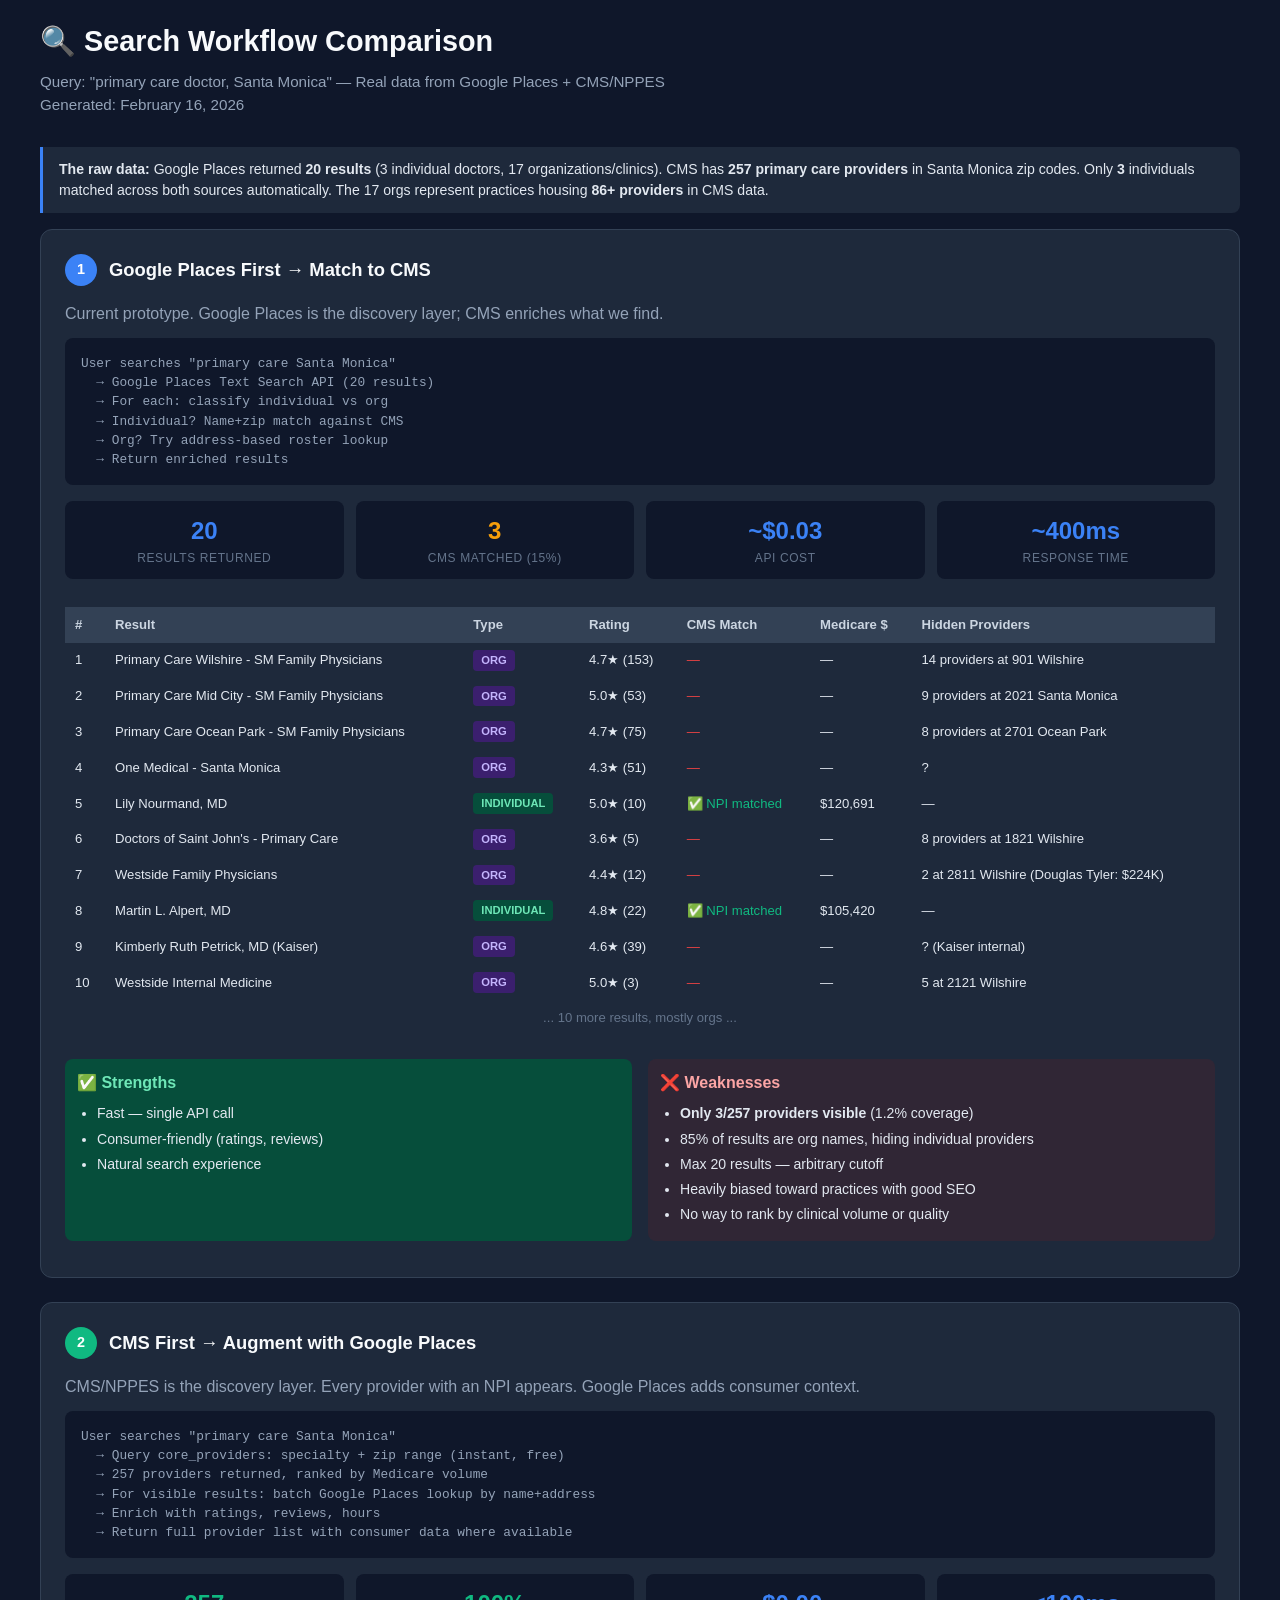
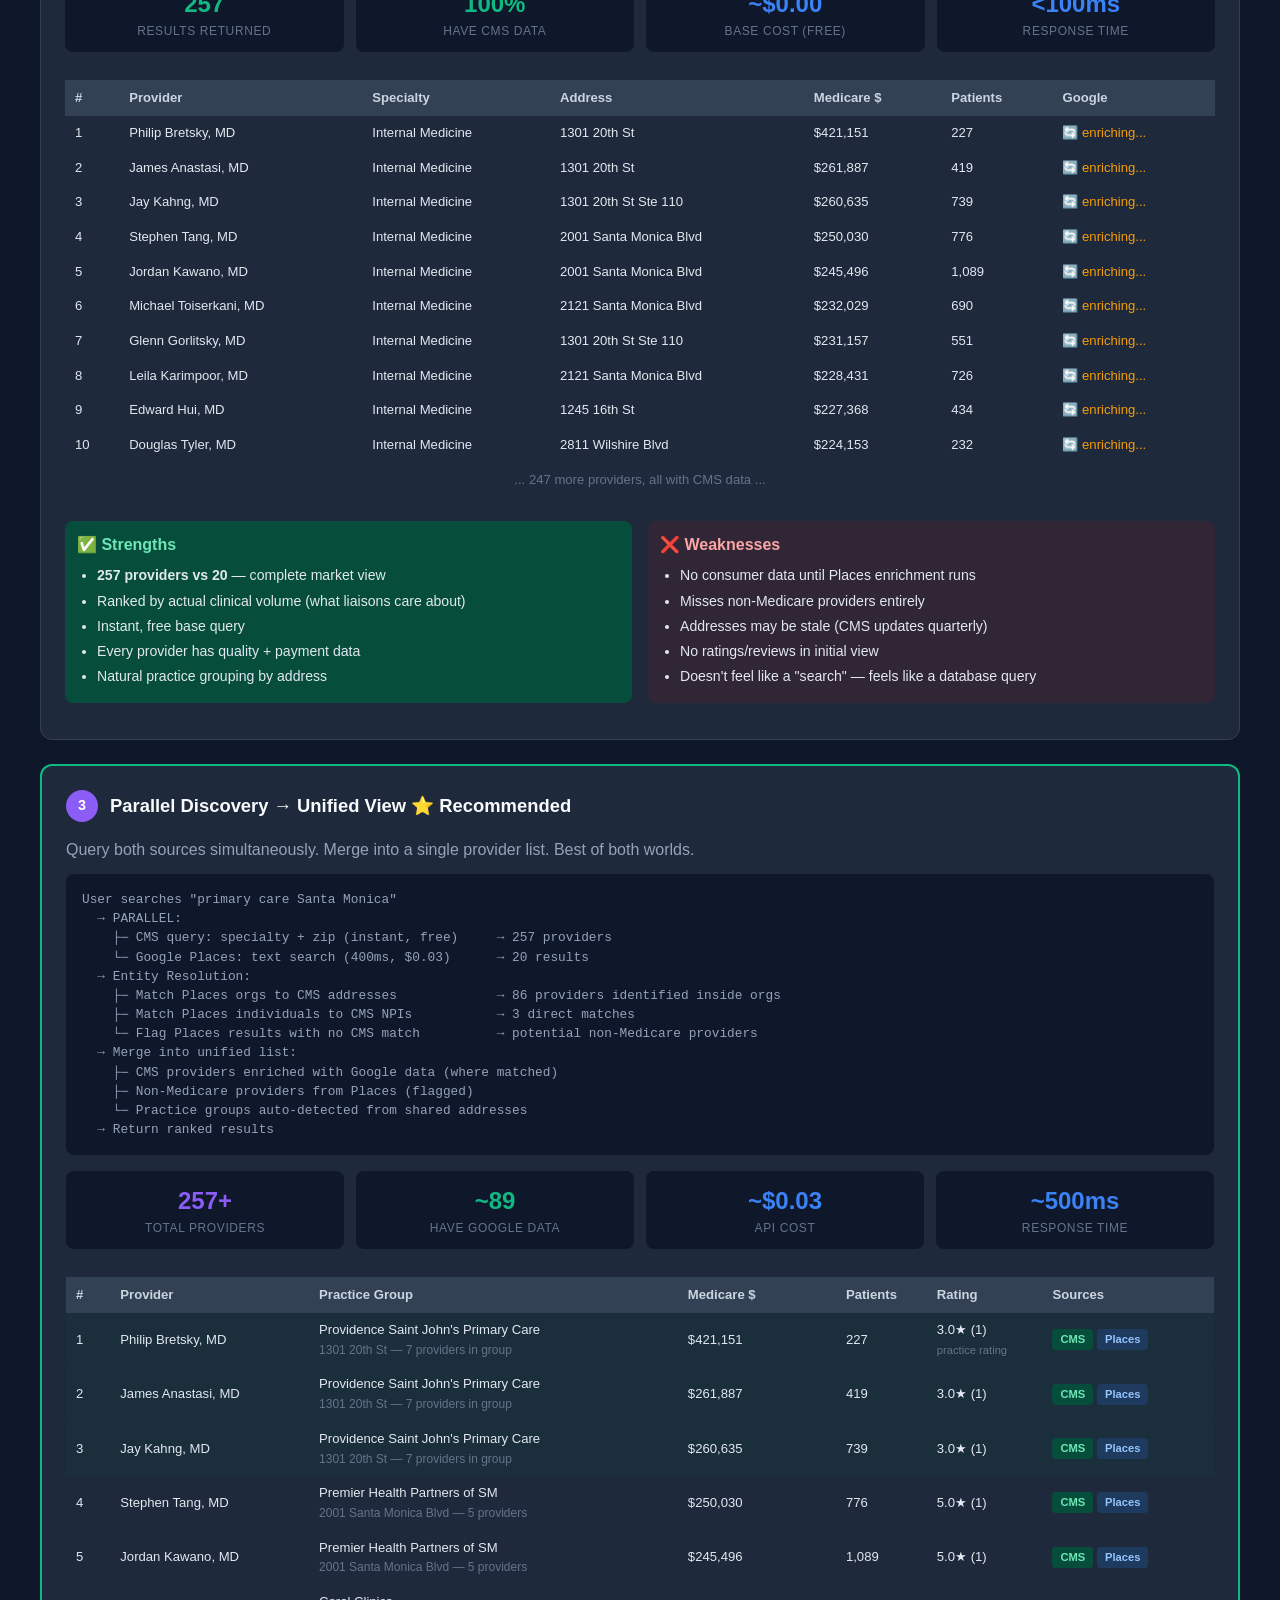
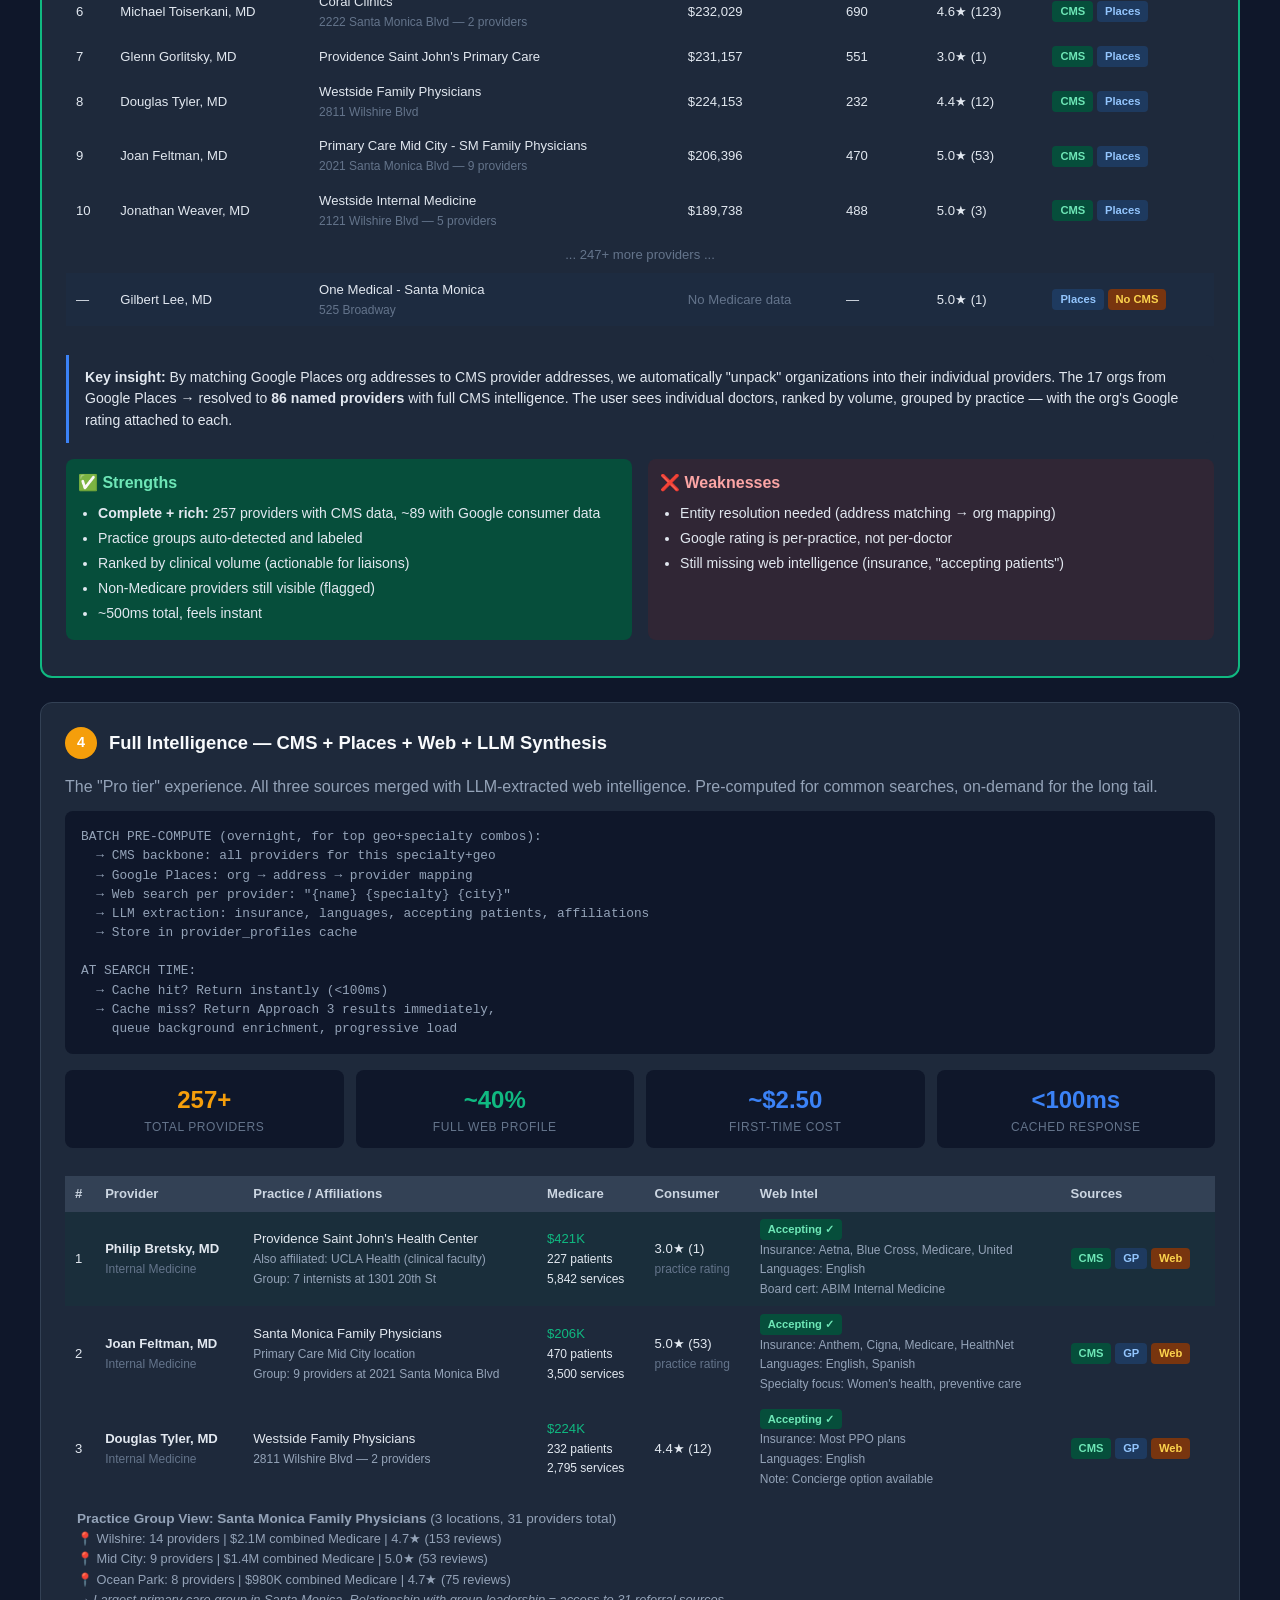
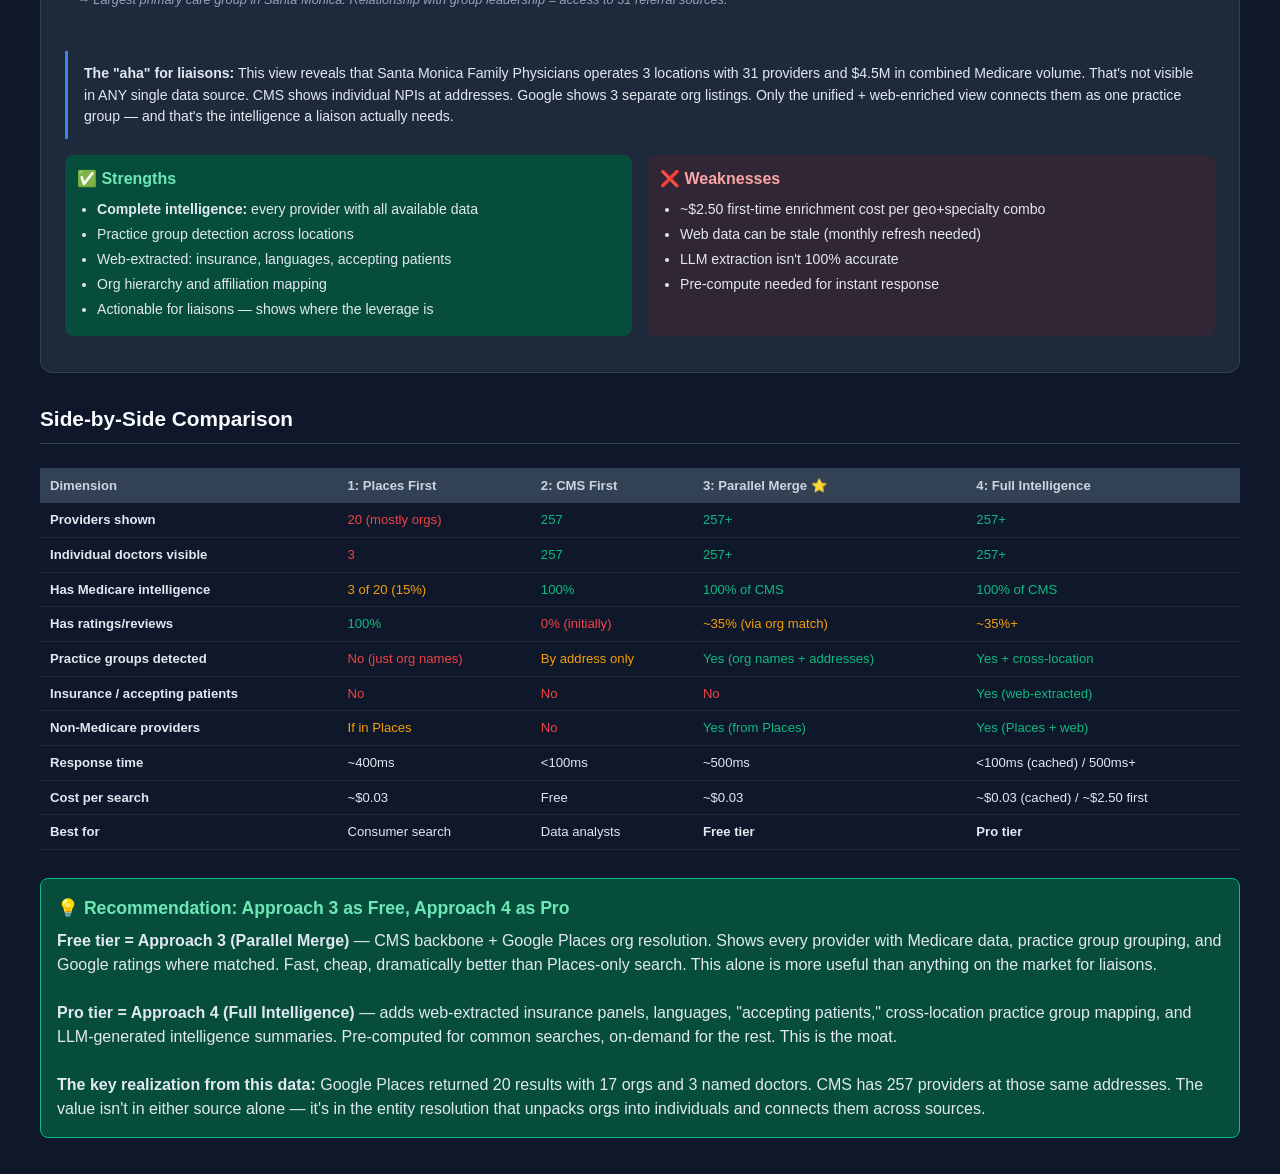
<file: reports/2026-02-16_search-workflow-comparison.html>
<!DOCTYPE html>
<html lang="en">
<head>
<meta charset="UTF-8">
<meta name="viewport" content="width=device-width, initial-scale=1.0">
<title>Search Workflow Comparison — Primary Care, Santa Monica</title>
<style>
  * { box-sizing: border-box; margin: 0; padding: 0; }
  body { font-family: -apple-system, BlinkMacSystemFont, 'Segoe UI', sans-serif; background: #0f172a; color: #e2e8f0; line-height: 1.5; padding: 20px; }
  .container { max-width: 1200px; margin: 0 auto; }
  h1 { font-size: 1.8rem; margin-bottom: 8px; color: #f8fafc; }
  .subtitle { color: #94a3b8; margin-bottom: 30px; font-size: 0.95rem; }
  h2 { font-size: 1.3rem; margin: 30px 0 12px; color: #f8fafc; border-bottom: 1px solid #334155; padding-bottom: 8px; }
  h3 { font-size: 1.1rem; margin: 20px 0 8px; color: #cbd5e1; }
  .approach { background: #1e293b; border-radius: 12px; padding: 24px; margin-bottom: 24px; border: 1px solid #334155; }
  .approach-header { display: flex; align-items: center; gap: 12px; margin-bottom: 16px; }
  .approach-num { background: #3b82f6; color: white; width: 32px; height: 32px; border-radius: 50%; display: flex; align-items: center; justify-content: center; font-weight: 700; font-size: 0.9rem; flex-shrink: 0; }
  .approach-num.green { background: #10b981; }
  .approach-num.purple { background: #8b5cf6; }
  .approach-num.amber { background: #f59e0b; }
  .approach-title { font-size: 1.15rem; font-weight: 600; color: #f8fafc; }
  .flow { background: #0f172a; border-radius: 8px; padding: 16px; margin: 12px 0; font-family: 'SF Mono', Monaco, monospace; font-size: 0.8rem; color: #94a3b8; overflow-x: auto; white-space: pre; }
  .stats { display: grid; grid-template-columns: repeat(auto-fit, minmax(150px, 1fr)); gap: 12px; margin: 16px 0; }
  .stat { background: #0f172a; border-radius: 8px; padding: 12px; text-align: center; }
  .stat-val { font-size: 1.5rem; font-weight: 700; color: #3b82f6; }
  .stat-val.green { color: #10b981; }
  .stat-val.amber { color: #f59e0b; }
  .stat-val.purple { color: #8b5cf6; }
  .stat-label { font-size: 0.75rem; color: #64748b; text-transform: uppercase; letter-spacing: 0.05em; }
  table { width: 100%; border-collapse: collapse; margin: 12px 0; font-size: 0.82rem; }
  th { background: #334155; padding: 8px 10px; text-align: left; font-weight: 600; color: #cbd5e1; position: sticky; top: 0; }
  td { padding: 7px 10px; border-bottom: 1px solid #1e293b; }
  tr:hover td { background: #1e293b; }
  .match { color: #10b981; }
  .no-match { color: #ef4444; }
  .partial { color: #f59e0b; }
  .org { color: #8b5cf6; }
  .tag { display: inline-block; padding: 2px 8px; border-radius: 4px; font-size: 0.7rem; font-weight: 600; }
  .tag-green { background: #064e3b; color: #6ee7b7; }
  .tag-red { background: #7f1d1d; color: #fca5a5; }
  .tag-blue { background: #1e3a5f; color: #93c5fd; }
  .tag-purple { background: #3b1f6e; color: #c4b5fd; }
  .tag-amber { background: #78350f; color: #fcd34d; }
  .tag-gray { background: #334155; color: #94a3b8; }
  .verdict { background: #064e3b; border: 1px solid #10b981; border-radius: 8px; padding: 16px; margin: 16px 0; }
  .verdict h3 { color: #6ee7b7; margin-top: 0; }
  .pros-cons { display: grid; grid-template-columns: 1fr 1fr; gap: 16px; margin: 12px 0; }
  .pros, .cons { padding: 12px; border-radius: 8px; }
  .pros { background: #064e3b; }
  .cons { background: #7f1d1d30; }
  .pros h4 { color: #6ee7b7; margin-bottom: 8px; }
  .cons h4 { color: #fca5a5; margin-bottom: 8px; }
  ul { padding-left: 20px; }
  li { margin-bottom: 4px; font-size: 0.88rem; }
  .comparison-grid { display: grid; grid-template-columns: 1fr 1fr; gap: 16px; margin: 16px 0; }
  @media (max-width: 768px) { 
    .comparison-grid, .pros-cons { grid-template-columns: 1fr; }
    .stats { grid-template-columns: repeat(2, 1fr); }
  }
  .winner { border: 2px solid #10b981; }
  .note { background: #1e293b; border-left: 3px solid #3b82f6; padding: 12px 16px; margin: 16px 0; font-size: 0.88rem; border-radius: 0 8px 8px 0; }
  .scroll-table { overflow-x: auto; }
</style>
</head>
<body>
<div class="container">

<h1>🔍 Search Workflow Comparison</h1>
<p class="subtitle">Query: "primary care doctor, Santa Monica" — Real data from Google Places + CMS/NPPES<br>
Generated: February 16, 2026</p>

<div class="note">
<strong>The raw data:</strong> Google Places returned <strong>20 results</strong> (3 individual doctors, 17 organizations/clinics). 
CMS has <strong>257 primary care providers</strong> in Santa Monica zip codes. Only <strong>3</strong> individuals matched across both sources automatically. 
The 17 orgs represent practices housing <strong>86+ providers</strong> in CMS data.
</div>

<!-- ========== APPROACH 1 ========== -->
<div class="approach">
<div class="approach-header">
  <div class="approach-num">1</div>
  <div class="approach-title">Google Places First → Match to CMS</div>
</div>
<p style="color:#94a3b8;margin-bottom:12px">Current prototype. Google Places is the discovery layer; CMS enriches what we find.</p>

<div class="flow">User searches "primary care Santa Monica"
  → Google Places Text Search API (20 results)
  → For each: classify individual vs org
  → Individual? Name+zip match against CMS
  → Org? Try address-based roster lookup
  → Return enriched results</div>

<div class="stats">
  <div class="stat"><div class="stat-val">20</div><div class="stat-label">Results Returned</div></div>
  <div class="stat"><div class="stat-val amber">3</div><div class="stat-label">CMS Matched (15%)</div></div>
  <div class="stat"><div class="stat-val">~$0.03</div><div class="stat-label">API Cost</div></div>
  <div class="stat"><div class="stat-val">~400ms</div><div class="stat-label">Response Time</div></div>
</div>

<div class="scroll-table">
<table>
<tr><th>#</th><th>Result</th><th>Type</th><th>Rating</th><th>CMS Match</th><th>Medicare $</th><th>Hidden Providers</th></tr>
<tr><td>1</td><td>Primary Care Wilshire - SM Family Physicians</td><td><span class="tag tag-purple">ORG</span></td><td>4.7★ (153)</td><td><span class="no-match">—</span></td><td>—</td><td>14 providers at 901 Wilshire</td></tr>
<tr><td>2</td><td>Primary Care Mid City - SM Family Physicians</td><td><span class="tag tag-purple">ORG</span></td><td>5.0★ (53)</td><td><span class="no-match">—</span></td><td>—</td><td>9 providers at 2021 Santa Monica</td></tr>
<tr><td>3</td><td>Primary Care Ocean Park - SM Family Physicians</td><td><span class="tag tag-purple">ORG</span></td><td>4.7★ (75)</td><td><span class="no-match">—</span></td><td>—</td><td>8 providers at 2701 Ocean Park</td></tr>
<tr><td>4</td><td>One Medical - Santa Monica</td><td><span class="tag tag-purple">ORG</span></td><td>4.3★ (51)</td><td><span class="no-match">—</span></td><td>—</td><td>?</td></tr>
<tr><td>5</td><td>Lily Nourmand, MD</td><td><span class="tag tag-green">INDIVIDUAL</span></td><td>5.0★ (10)</td><td><span class="match">✅ NPI matched</span></td><td>$120,691</td><td>—</td></tr>
<tr><td>6</td><td>Doctors of Saint John's - Primary Care</td><td><span class="tag tag-purple">ORG</span></td><td>3.6★ (5)</td><td><span class="no-match">—</span></td><td>—</td><td>8 providers at 1821 Wilshire</td></tr>
<tr><td>7</td><td>Westside Family Physicians</td><td><span class="tag tag-purple">ORG</span></td><td>4.4★ (12)</td><td><span class="no-match">—</span></td><td>—</td><td>2 at 2811 Wilshire (Douglas Tyler: $224K)</td></tr>
<tr><td>8</td><td>Martin L. Alpert, MD</td><td><span class="tag tag-green">INDIVIDUAL</span></td><td>4.8★ (22)</td><td><span class="match">✅ NPI matched</span></td><td>$105,420</td><td>—</td></tr>
<tr><td>9</td><td>Kimberly Ruth Petrick, MD (Kaiser)</td><td><span class="tag tag-purple">ORG</span></td><td>4.6★ (39)</td><td><span class="no-match">—</span></td><td>—</td><td>? (Kaiser internal)</td></tr>
<tr><td>10</td><td>Westside Internal Medicine</td><td><span class="tag tag-purple">ORG</span></td><td>5.0★ (3)</td><td><span class="no-match">—</span></td><td>—</td><td>5 at 2121 Wilshire</td></tr>
<tr><td colspan="7" style="color:#64748b;text-align:center">... 10 more results, mostly orgs ...</td></tr>
</table>
</div>

<div class="pros-cons">
  <div class="pros"><h4>✅ Strengths</h4>
    <ul>
      <li>Fast — single API call</li>
      <li>Consumer-friendly (ratings, reviews)</li>
      <li>Natural search experience</li>
    </ul>
  </div>
  <div class="cons"><h4>❌ Weaknesses</h4>
    <ul>
      <li><strong>Only 3/257 providers visible</strong> (1.2% coverage)</li>
      <li>85% of results are org names, hiding individual providers</li>
      <li>Max 20 results — arbitrary cutoff</li>
      <li>Heavily biased toward practices with good SEO</li>
      <li>No way to rank by clinical volume or quality</li>
    </ul>
  </div>
</div>
</div>

<!-- ========== APPROACH 2 ========== -->
<div class="approach">
<div class="approach-header">
  <div class="approach-num green">2</div>
  <div class="approach-title">CMS First → Augment with Google Places</div>
</div>
<p style="color:#94a3b8;margin-bottom:12px">CMS/NPPES is the discovery layer. Every provider with an NPI appears. Google Places adds consumer context.</p>

<div class="flow">User searches "primary care Santa Monica"
  → Query core_providers: specialty + zip range (instant, free)
  → 257 providers returned, ranked by Medicare volume
  → For visible results: batch Google Places lookup by name+address
  → Enrich with ratings, reviews, hours
  → Return full provider list with consumer data where available</div>

<div class="stats">
  <div class="stat"><div class="stat-val green">257</div><div class="stat-label">Results Returned</div></div>
  <div class="stat"><div class="stat-val green">100%</div><div class="stat-label">Have CMS Data</div></div>
  <div class="stat"><div class="stat-val">~$0.00</div><div class="stat-label">Base Cost (free)</div></div>
  <div class="stat"><div class="stat-val">&lt;100ms</div><div class="stat-label">Response Time</div></div>
</div>

<div class="scroll-table">
<table>
<tr><th>#</th><th>Provider</th><th>Specialty</th><th>Address</th><th>Medicare $</th><th>Patients</th><th>Google</th></tr>
<tr><td>1</td><td>Philip Bretsky, MD</td><td>Internal Medicine</td><td>1301 20th St</td><td>$421,151</td><td>227</td><td><span class="partial">🔄 enriching...</span></td></tr>
<tr><td>2</td><td>James Anastasi, MD</td><td>Internal Medicine</td><td>1301 20th St</td><td>$261,887</td><td>419</td><td><span class="partial">🔄 enriching...</span></td></tr>
<tr><td>3</td><td>Jay Kahng, MD</td><td>Internal Medicine</td><td>1301 20th St Ste 110</td><td>$260,635</td><td>739</td><td><span class="partial">🔄 enriching...</span></td></tr>
<tr><td>4</td><td>Stephen Tang, MD</td><td>Internal Medicine</td><td>2001 Santa Monica Blvd</td><td>$250,030</td><td>776</td><td><span class="partial">🔄 enriching...</span></td></tr>
<tr><td>5</td><td>Jordan Kawano, MD</td><td>Internal Medicine</td><td>2001 Santa Monica Blvd</td><td>$245,496</td><td>1,089</td><td><span class="partial">🔄 enriching...</span></td></tr>
<tr><td>6</td><td>Michael Toiserkani, MD</td><td>Internal Medicine</td><td>2121 Santa Monica Blvd</td><td>$232,029</td><td>690</td><td><span class="partial">🔄 enriching...</span></td></tr>
<tr><td>7</td><td>Glenn Gorlitsky, MD</td><td>Internal Medicine</td><td>1301 20th St Ste 110</td><td>$231,157</td><td>551</td><td><span class="partial">🔄 enriching...</span></td></tr>
<tr><td>8</td><td>Leila Karimpoor, MD</td><td>Internal Medicine</td><td>2121 Santa Monica Blvd</td><td>$228,431</td><td>726</td><td><span class="partial">🔄 enriching...</span></td></tr>
<tr><td>9</td><td>Edward Hui, MD</td><td>Internal Medicine</td><td>1245 16th St</td><td>$227,368</td><td>434</td><td><span class="partial">🔄 enriching...</span></td></tr>
<tr><td>10</td><td>Douglas Tyler, MD</td><td>Internal Medicine</td><td>2811 Wilshire Blvd</td><td>$224,153</td><td>232</td><td><span class="partial">🔄 enriching...</span></td></tr>
<tr><td colspan="7" style="color:#64748b;text-align:center">... 247 more providers, all with CMS data ...</td></tr>
</table>
</div>

<div class="pros-cons">
  <div class="pros"><h4>✅ Strengths</h4>
    <ul>
      <li><strong>257 providers vs 20</strong> — complete market view</li>
      <li>Ranked by actual clinical volume (what liaisons care about)</li>
      <li>Instant, free base query</li>
      <li>Every provider has quality + payment data</li>
      <li>Natural practice grouping by address</li>
    </ul>
  </div>
  <div class="cons"><h4>❌ Weaknesses</h4>
    <ul>
      <li>No consumer data until Places enrichment runs</li>
      <li>Misses non-Medicare providers entirely</li>
      <li>Addresses may be stale (CMS updates quarterly)</li>
      <li>No ratings/reviews in initial view</li>
      <li>Doesn't feel like a "search" — feels like a database query</li>
    </ul>
  </div>
</div>
</div>

<!-- ========== APPROACH 3 ========== -->
<div class="approach winner">
<div class="approach-header">
  <div class="approach-num purple">3</div>
  <div class="approach-title">Parallel Discovery → Unified View ⭐ Recommended</div>
</div>
<p style="color:#94a3b8;margin-bottom:12px">Query both sources simultaneously. Merge into a single provider list. Best of both worlds.</p>

<div class="flow">User searches "primary care Santa Monica"
  → PARALLEL:
    ├─ CMS query: specialty + zip (instant, free)     → 257 providers
    └─ Google Places: text search (400ms, $0.03)      → 20 results
  → Entity Resolution:
    ├─ Match Places orgs to CMS addresses             → 86 providers identified inside orgs
    ├─ Match Places individuals to CMS NPIs           → 3 direct matches
    └─ Flag Places results with no CMS match          → potential non-Medicare providers  
  → Merge into unified list:
    ├─ CMS providers enriched with Google data (where matched)
    ├─ Non-Medicare providers from Places (flagged)
    └─ Practice groups auto-detected from shared addresses
  → Return ranked results</div>

<div class="stats">
  <div class="stat"><div class="stat-val purple">257+</div><div class="stat-label">Total Providers</div></div>
  <div class="stat"><div class="stat-val green">~89</div><div class="stat-label">Have Google Data</div></div>
  <div class="stat"><div class="stat-val">~$0.03</div><div class="stat-label">API Cost</div></div>
  <div class="stat"><div class="stat-val">~500ms</div><div class="stat-label">Response Time</div></div>
</div>

<div class="scroll-table">
<table>
<tr><th>#</th><th>Provider</th><th>Practice Group</th><th>Medicare $</th><th>Patients</th><th>Rating</th><th>Sources</th></tr>
<tr style="background:#064e3b20">
  <td>1</td>
  <td>Philip Bretsky, MD</td>
  <td>Providence Saint John's Primary Care<br><span style="font-size:0.75rem;color:#64748b">1301 20th St — 7 providers in group</span></td>
  <td>$421,151</td><td>227</td>
  <td>3.0★ (1)<br><span style="font-size:0.7rem;color:#64748b">practice rating</span></td>
  <td><span class="tag tag-green">CMS</span> <span class="tag tag-blue">Places</span></td>
</tr>
<tr style="background:#064e3b20">
  <td>2</td>
  <td>James Anastasi, MD</td>
  <td>Providence Saint John's Primary Care<br><span style="font-size:0.75rem;color:#64748b">1301 20th St — 7 providers in group</span></td>
  <td>$261,887</td><td>419</td>
  <td>3.0★ (1)</td>
  <td><span class="tag tag-green">CMS</span> <span class="tag tag-blue">Places</span></td>
</tr>
<tr style="background:#064e3b20">
  <td>3</td>
  <td>Jay Kahng, MD</td>
  <td>Providence Saint John's Primary Care<br><span style="font-size:0.75rem;color:#64748b">1301 20th St — 7 providers in group</span></td>
  <td>$260,635</td><td>739</td>
  <td>3.0★ (1)</td>
  <td><span class="tag tag-green">CMS</span> <span class="tag tag-blue">Places</span></td>
</tr>
<tr>
  <td>4</td>
  <td>Stephen Tang, MD</td>
  <td>Premier Health Partners of SM<br><span style="font-size:0.75rem;color:#64748b">2001 Santa Monica Blvd — 5 providers</span></td>
  <td>$250,030</td><td>776</td>
  <td>5.0★ (1)</td>
  <td><span class="tag tag-green">CMS</span> <span class="tag tag-blue">Places</span></td>
</tr>
<tr>
  <td>5</td>
  <td>Jordan Kawano, MD</td>
  <td>Premier Health Partners of SM<br><span style="font-size:0.75rem;color:#64748b">2001 Santa Monica Blvd — 5 providers</span></td>
  <td>$245,496</td><td>1,089</td>
  <td>5.0★ (1)</td>
  <td><span class="tag tag-green">CMS</span> <span class="tag tag-blue">Places</span></td>
</tr>
<tr>
  <td>6</td>
  <td>Michael Toiserkani, MD</td>
  <td>Coral Clinics<br><span style="font-size:0.75rem;color:#64748b">2222 Santa Monica Blvd — 2 providers</span></td>
  <td>$232,029</td><td>690</td>
  <td>4.6★ (123)</td>
  <td><span class="tag tag-green">CMS</span> <span class="tag tag-blue">Places</span></td>
</tr>
<tr>
  <td>7</td>
  <td>Glenn Gorlitsky, MD</td>
  <td>Providence Saint John's Primary Care</td>
  <td>$231,157</td><td>551</td>
  <td>3.0★ (1)</td>
  <td><span class="tag tag-green">CMS</span> <span class="tag tag-blue">Places</span></td>
</tr>
<tr>
  <td>8</td>
  <td>Douglas Tyler, MD</td>
  <td>Westside Family Physicians<br><span style="font-size:0.75rem;color:#64748b">2811 Wilshire Blvd</span></td>
  <td>$224,153</td><td>232</td>
  <td>4.4★ (12)</td>
  <td><span class="tag tag-green">CMS</span> <span class="tag tag-blue">Places</span></td>
</tr>
<tr>
  <td>9</td>
  <td>Joan Feltman, MD</td>
  <td>Primary Care Mid City - SM Family Physicians<br><span style="font-size:0.75rem;color:#64748b">2021 Santa Monica Blvd — 9 providers</span></td>
  <td>$206,396</td><td>470</td>
  <td>5.0★ (53)</td>
  <td><span class="tag tag-green">CMS</span> <span class="tag tag-blue">Places</span></td>
</tr>
<tr>
  <td>10</td>
  <td>Jonathan Weaver, MD</td>
  <td>Westside Internal Medicine<br><span style="font-size:0.75rem;color:#64748b">2121 Wilshire Blvd — 5 providers</span></td>
  <td>$189,738</td><td>488</td>
  <td>5.0★ (3)</td>
  <td><span class="tag tag-green">CMS</span> <span class="tag tag-blue">Places</span></td>
</tr>
<tr><td colspan="7" style="color:#64748b;text-align:center">... 247+ more providers ...</td></tr>
<tr style="background:#1e3a5f20">
  <td>—</td>
  <td>Gilbert Lee, MD</td>
  <td>One Medical - Santa Monica<br><span style="font-size:0.75rem;color:#64748b">525 Broadway</span></td>
  <td><span style="color:#64748b">No Medicare data</span></td><td>—</td>
  <td>5.0★ (1)</td>
  <td><span class="tag tag-blue">Places</span> <span class="tag tag-amber">No CMS</span></td>
</tr>
</table>
</div>

<div class="note">
<strong>Key insight:</strong> By matching Google Places org addresses to CMS provider addresses, we automatically "unpack" organizations into their individual providers. 
The 17 orgs from Google Places → resolved to <strong>86 named providers</strong> with full CMS intelligence. The user sees individual doctors, ranked by volume, 
grouped by practice — with the org's Google rating attached to each.
</div>

<div class="pros-cons">
  <div class="pros"><h4>✅ Strengths</h4>
    <ul>
      <li><strong>Complete + rich:</strong> 257 providers with CMS data, ~89 with Google consumer data</li>
      <li>Practice groups auto-detected and labeled</li>
      <li>Ranked by clinical volume (actionable for liaisons)</li>
      <li>Non-Medicare providers still visible (flagged)</li>
      <li>~500ms total, feels instant</li>
    </ul>
  </div>
  <div class="cons"><h4>❌ Weaknesses</h4>
    <ul>
      <li>Entity resolution needed (address matching → org mapping)</li>
      <li>Google rating is per-practice, not per-doctor</li>
      <li>Still missing web intelligence (insurance, "accepting patients")</li>
    </ul>
  </div>
</div>
</div>

<!-- ========== APPROACH 4 ========== -->
<div class="approach">
<div class="approach-header">
  <div class="approach-num amber">4</div>
  <div class="approach-title">Full Intelligence — CMS + Places + Web + LLM Synthesis</div>
</div>
<p style="color:#94a3b8;margin-bottom:12px">The "Pro tier" experience. All three sources merged with LLM-extracted web intelligence. Pre-computed for common searches, on-demand for the long tail.</p>

<div class="flow">BATCH PRE-COMPUTE (overnight, for top geo+specialty combos):
  → CMS backbone: all providers for this specialty+geo
  → Google Places: org → address → provider mapping
  → Web search per provider: "{name} {specialty} {city}"
  → LLM extraction: insurance, languages, accepting patients, affiliations
  → Store in provider_profiles cache

AT SEARCH TIME:
  → Cache hit? Return instantly (&lt;100ms)
  → Cache miss? Return Approach 3 results immediately,
    queue background enrichment, progressive load</div>

<div class="stats">
  <div class="stat"><div class="stat-val amber">257+</div><div class="stat-label">Total Providers</div></div>
  <div class="stat"><div class="stat-val green">~40%</div><div class="stat-label">Full Web Profile</div></div>
  <div class="stat"><div class="stat-val">~$2.50</div><div class="stat-label">First-time Cost</div></div>
  <div class="stat"><div class="stat-val">&lt;100ms</div><div class="stat-label">Cached Response</div></div>
</div>

<div class="scroll-table">
<table>
<tr><th>#</th><th>Provider</th><th>Practice / Affiliations</th><th>Medicare</th><th>Consumer</th><th>Web Intel</th><th>Sources</th></tr>
<tr style="background:#064e3b20">
  <td>1</td>
  <td><strong>Philip Bretsky, MD</strong><br><span style="font-size:0.75rem;color:#64748b">Internal Medicine</span></td>
  <td>Providence Saint John's Health Center<br>
    <span style="font-size:0.75rem;color:#94a3b8">Also affiliated: UCLA Health (clinical faculty)<br>
    Group: 7 internists at 1301 20th St</span></td>
  <td><span style="color:#10b981">$421K</span><br><span style="font-size:0.75rem">227 patients<br>5,842 services</span></td>
  <td>3.0★ (1)<br><span style="font-size:0.75rem;color:#64748b">practice rating</span></td>
  <td><span class="tag tag-green">Accepting ✓</span><br>
    <span style="font-size:0.75rem;color:#94a3b8">Insurance: Aetna, Blue Cross, Medicare, United<br>
    Languages: English<br>
    Board cert: ABIM Internal Medicine</span></td>
  <td><span class="tag tag-green">CMS</span> <span class="tag tag-blue">GP</span> <span class="tag tag-amber">Web</span></td>
</tr>
<tr>
  <td>2</td>
  <td><strong>Joan Feltman, MD</strong><br><span style="font-size:0.75rem;color:#64748b">Internal Medicine</span></td>
  <td>Santa Monica Family Physicians<br>
    <span style="font-size:0.75rem;color:#94a3b8">Primary Care Mid City location<br>
    Group: 9 providers at 2021 Santa Monica Blvd</span></td>
  <td><span style="color:#10b981">$206K</span><br><span style="font-size:0.75rem">470 patients<br>3,500 services</span></td>
  <td>5.0★ (53)<br><span style="font-size:0.75rem;color:#64748b">practice rating</span></td>
  <td><span class="tag tag-green">Accepting ✓</span><br>
    <span style="font-size:0.75rem;color:#94a3b8">Insurance: Anthem, Cigna, Medicare, HealthNet<br>
    Languages: English, Spanish<br>
    Specialty focus: Women's health, preventive care</span></td>
  <td><span class="tag tag-green">CMS</span> <span class="tag tag-blue">GP</span> <span class="tag tag-amber">Web</span></td>
</tr>
<tr>
  <td>3</td>
  <td><strong>Douglas Tyler, MD</strong><br><span style="font-size:0.75rem;color:#64748b">Internal Medicine</span></td>
  <td>Westside Family Physicians<br>
    <span style="font-size:0.75rem;color:#94a3b8">2811 Wilshire Blvd — 2 providers</span></td>
  <td><span style="color:#10b981">$224K</span><br><span style="font-size:0.75rem">232 patients<br>2,795 services</span></td>
  <td>4.4★ (12)</td>
  <td><span class="tag tag-green">Accepting ✓</span><br>
    <span style="font-size:0.75rem;color:#94a3b8">Insurance: Most PPO plans<br>
    Languages: English<br>
    Note: Concierge option available</span></td>
  <td><span class="tag tag-green">CMS</span> <span class="tag tag-blue">GP</span> <span class="tag tag-amber">Web</span></td>
</tr>
<tr style="background:#1e293b">
  <td colspan="7" style="padding:12px;color:#94a3b8;font-size:0.85rem">
    <strong>Practice Group View: Santa Monica Family Physicians</strong> (3 locations, 31 providers total)<br>
    <span style="font-size:0.8rem">
    📍 Wilshire: 14 providers | $2.1M combined Medicare | 4.7★ (153 reviews)<br>
    📍 Mid City: 9 providers | $1.4M combined Medicare | 5.0★ (53 reviews)<br>
    📍 Ocean Park: 8 providers | $980K combined Medicare | 4.7★ (75 reviews)<br>
    <em>→ Largest primary care group in Santa Monica. Relationship with group leadership = access to 31 referral sources.</em>
    </span>
  </td>
</tr>
</table>
</div>

<div class="note">
<strong>The "aha" for liaisons:</strong> This view reveals that Santa Monica Family Physicians operates 3 locations with 31 providers and $4.5M in combined Medicare volume. 
That's not visible in ANY single data source. CMS shows individual NPIs at addresses. Google shows 3 separate org listings. 
Only the unified + web-enriched view connects them as one practice group — and that's the intelligence a liaison actually needs.
</div>

<div class="pros-cons">
  <div class="pros"><h4>✅ Strengths</h4>
    <ul>
      <li><strong>Complete intelligence:</strong> every provider with all available data</li>
      <li>Practice group detection across locations</li>
      <li>Web-extracted: insurance, languages, accepting patients</li>
      <li>Org hierarchy and affiliation mapping</li>
      <li>Actionable for liaisons — shows where the leverage is</li>
    </ul>
  </div>
  <div class="cons"><h4>❌ Weaknesses</h4>
    <ul>
      <li>~$2.50 first-time enrichment cost per geo+specialty combo</li>
      <li>Web data can be stale (monthly refresh needed)</li>
      <li>LLM extraction isn't 100% accurate</li>
      <li>Pre-compute needed for instant response</li>
    </ul>
  </div>
</div>
</div>

<!-- ========== COMPARISON SUMMARY ========== -->
<h2>Side-by-Side Comparison</h2>

<div class="scroll-table">
<table>
<tr>
  <th>Dimension</th>
  <th>1: Places First</th>
  <th>2: CMS First</th>
  <th>3: Parallel Merge ⭐</th>
  <th>4: Full Intelligence</th>
</tr>
<tr>
  <td><strong>Providers shown</strong></td>
  <td class="no-match">20 (mostly orgs)</td>
  <td class="match">257</td>
  <td class="match">257+</td>
  <td class="match">257+</td>
</tr>
<tr>
  <td><strong>Individual doctors visible</strong></td>
  <td class="no-match">3</td>
  <td class="match">257</td>
  <td class="match">257+</td>
  <td class="match">257+</td>
</tr>
<tr>
  <td><strong>Has Medicare intelligence</strong></td>
  <td class="partial">3 of 20 (15%)</td>
  <td class="match">100%</td>
  <td class="match">100% of CMS</td>
  <td class="match">100% of CMS</td>
</tr>
<tr>
  <td><strong>Has ratings/reviews</strong></td>
  <td class="match">100%</td>
  <td class="no-match">0% (initially)</td>
  <td class="partial">~35% (via org match)</td>
  <td class="partial">~35%+</td>
</tr>
<tr>
  <td><strong>Practice groups detected</strong></td>
  <td class="no-match">No (just org names)</td>
  <td class="partial">By address only</td>
  <td class="match">Yes (org names + addresses)</td>
  <td class="match">Yes + cross-location</td>
</tr>
<tr>
  <td><strong>Insurance / accepting patients</strong></td>
  <td class="no-match">No</td>
  <td class="no-match">No</td>
  <td class="no-match">No</td>
  <td class="match">Yes (web-extracted)</td>
</tr>
<tr>
  <td><strong>Non-Medicare providers</strong></td>
  <td class="partial">If in Places</td>
  <td class="no-match">No</td>
  <td class="match">Yes (from Places)</td>
  <td class="match">Yes (Places + web)</td>
</tr>
<tr>
  <td><strong>Response time</strong></td>
  <td>~400ms</td>
  <td>&lt;100ms</td>
  <td>~500ms</td>
  <td>&lt;100ms (cached) / 500ms+</td>
</tr>
<tr>
  <td><strong>Cost per search</strong></td>
  <td>~$0.03</td>
  <td>Free</td>
  <td>~$0.03</td>
  <td>~$0.03 (cached) / ~$2.50 first</td>
</tr>
<tr>
  <td><strong>Best for</strong></td>
  <td>Consumer search</td>
  <td>Data analysts</td>
  <td><strong>Free tier</strong></td>
  <td><strong>Pro tier</strong></td>
</tr>
</table>
</div>

<!-- ========== RECOMMENDATION ========== -->
<div class="verdict">
<h3>💡 Recommendation: Approach 3 as Free, Approach 4 as Pro</h3>
<p style="margin-top:8px">
<strong>Free tier = Approach 3 (Parallel Merge)</strong> — CMS backbone + Google Places org resolution. 
Shows every provider with Medicare data, practice group grouping, and Google ratings where matched. 
Fast, cheap, dramatically better than Places-only search. This alone is more useful than anything on the market for liaisons.<br><br>
<strong>Pro tier = Approach 4 (Full Intelligence)</strong> — adds web-extracted insurance panels, languages, 
"accepting patients," cross-location practice group mapping, and LLM-generated intelligence summaries. 
Pre-computed for common searches, on-demand for the rest. This is the moat.<br><br>
<strong>The key realization from this data:</strong> Google Places returned 20 results with 17 orgs and 3 named doctors. 
CMS has 257 providers at those same addresses. The value isn't in either source alone — 
it's in the entity resolution that unpacks orgs into individuals and connects them across sources.
</p>
</div>

</div>
</body>
</html>
</file>
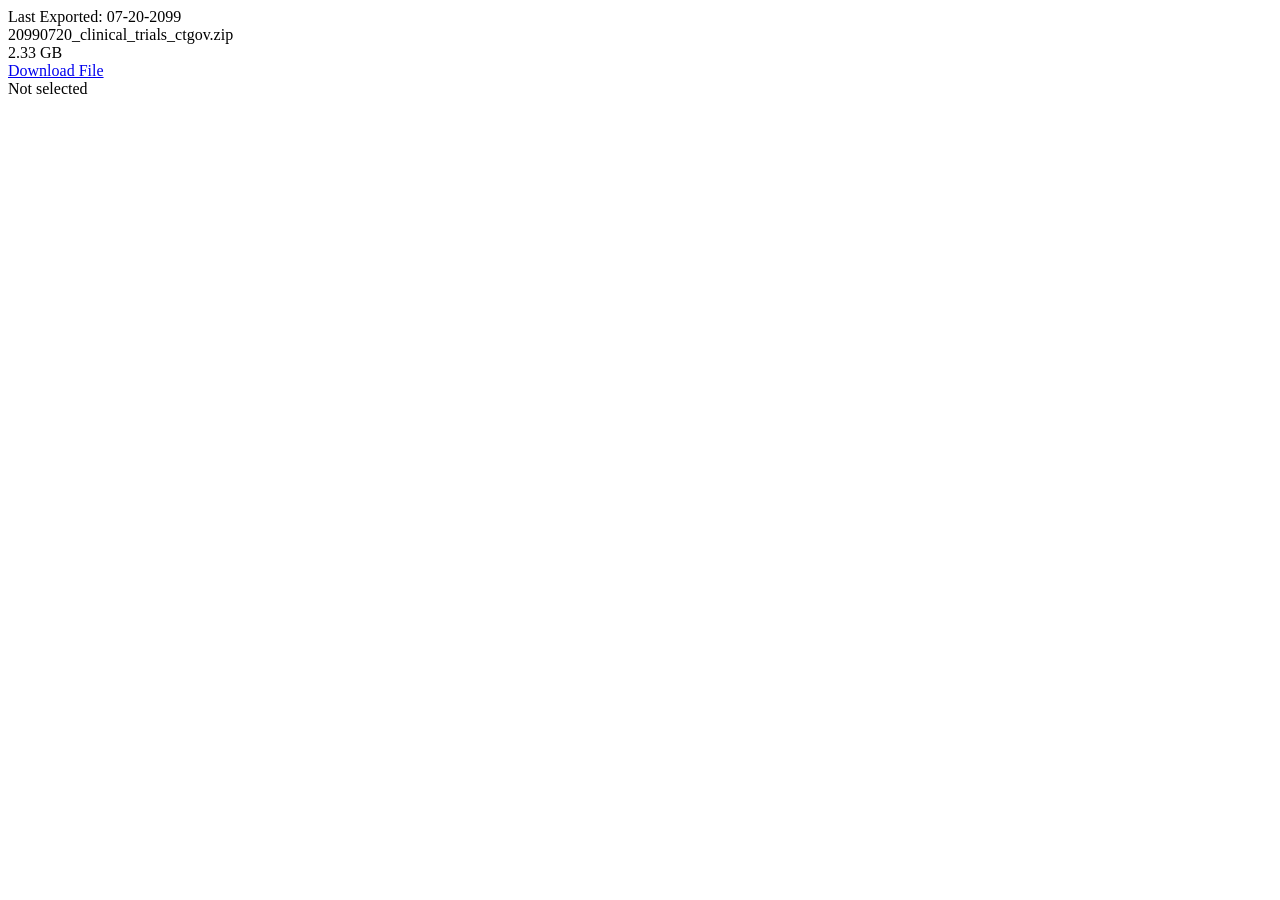
<file: pipeline/fixtures/publisher_metadata/aact.html>
<!doctype html>
<html lang="en">
  <body>
    <div class="snapshot-card pgdump">
      <div class="snapshot-date">Last Exported: 07-20-2099</div>
      <div class="detail-value">20990720_clinical_trials_ctgov.zip</div>
      <div class="detail-value">2.33 GB</div>
      <a href="/static/static_db_copies/daily/2099-07-20?source=web">Download File</a>
    </div>
    <div class="snapshot-card flatfiles">Not selected</div>
  </body>
</html>
</file>
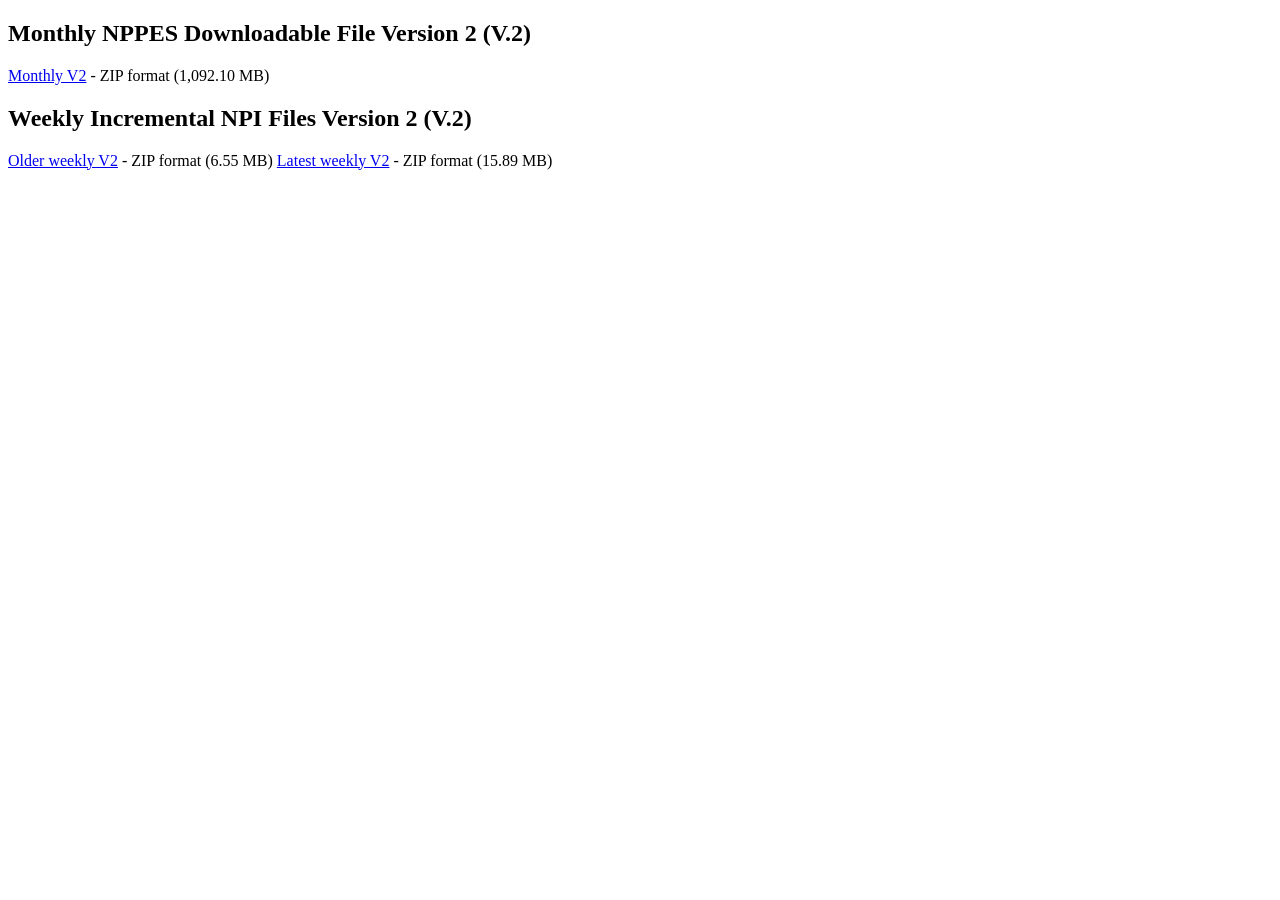
<file: pipeline/fixtures/publisher_metadata/nppes.html>
<!doctype html>
<html lang="en">
  <body>
    <section id="monthly-v2">
      <h2>Monthly NPPES Downloadable File Version 2 (V.2)</h2>
      <a href="./NPPES_Data_Dissemination_July_2067_V2.zip" aria-label="NPPES Data Dissemination V.2 (July 13, 2067)">Monthly V2</a> - ZIP format (1,092.10 MB)
    </section>
    <section id="weekly-incremental-npi-v2">
      <h2>Weekly Incremental NPI Files Version 2 (V.2)</h2>
      <a href="./NPPES_Data_Dissemination_070667_071267_Weekly_V2.zip">Older weekly V2</a> - ZIP format (6.55 MB)
      <a href="./NPPES_Data_Dissemination_071367_071967_Weekly_V2.zip">Latest weekly V2</a> - ZIP format (15.89 MB)
    </section>
  </body>
</html>
</file>
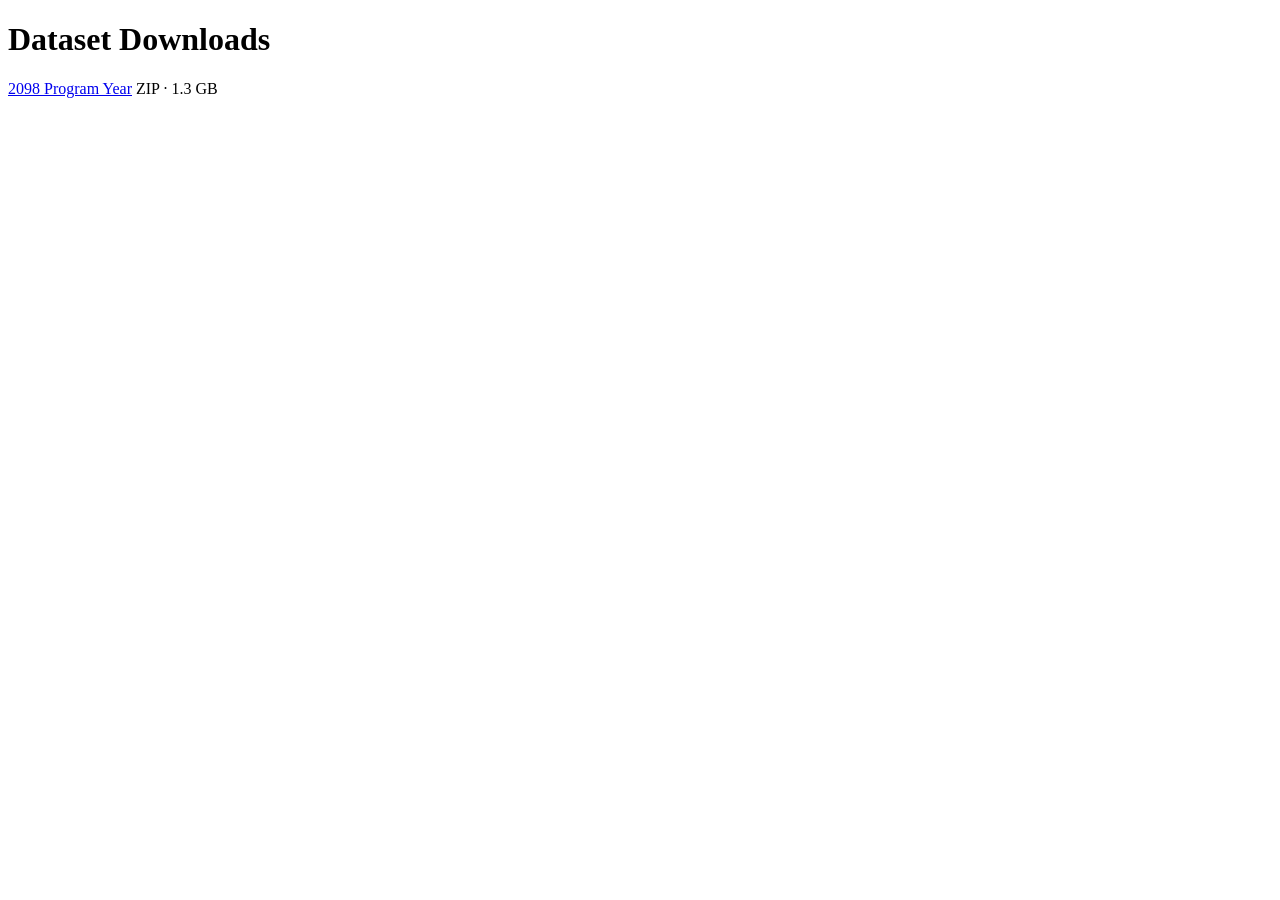
<file: pipeline/fixtures/publisher_metadata/open-payments.html>
<!doctype html>
<html lang="en">
  <body>
    <main>
      <h1>Dataset Downloads</h1>
      <a href="https://download.cms.gov/openpayments/PGYR2098_P06302099_06032099.zip">2098 Program Year</a>
      <span>ZIP · 1.3 GB</span>
    </main>
  </body>
</html>
</file>
